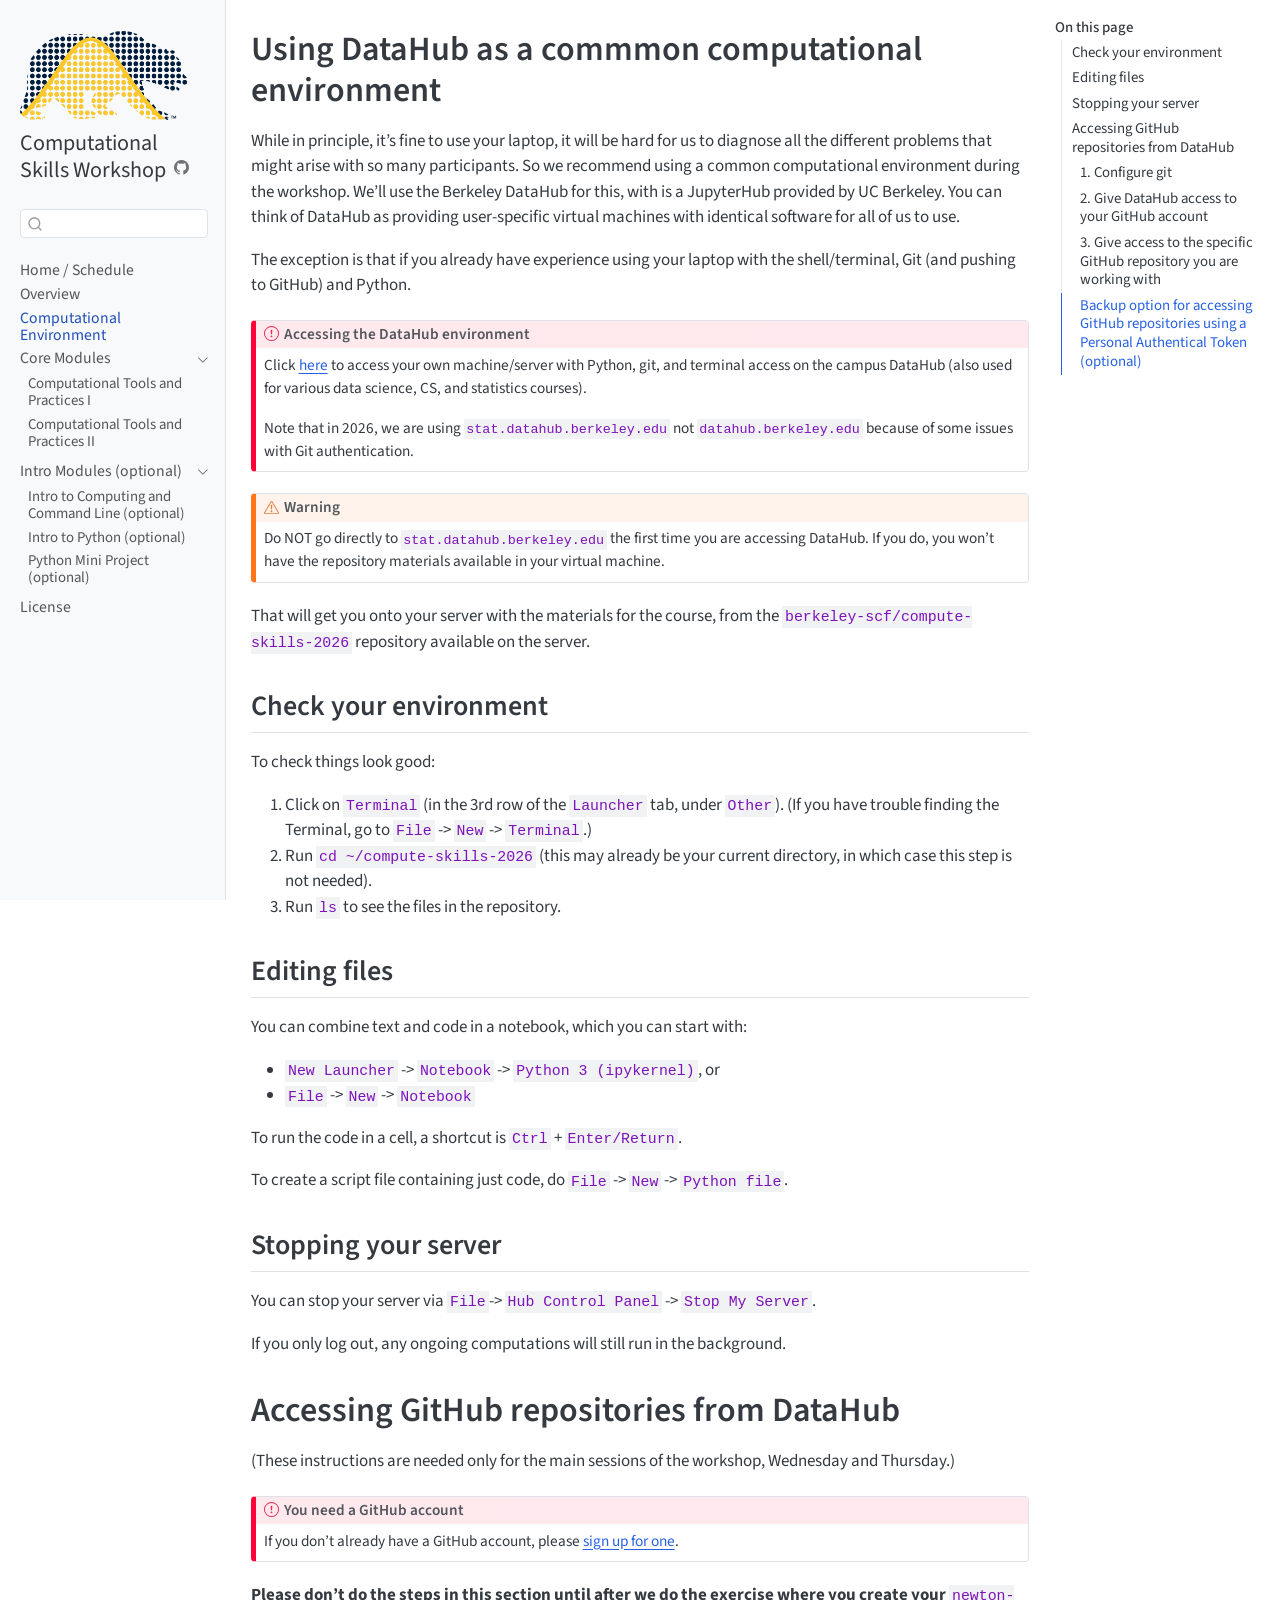
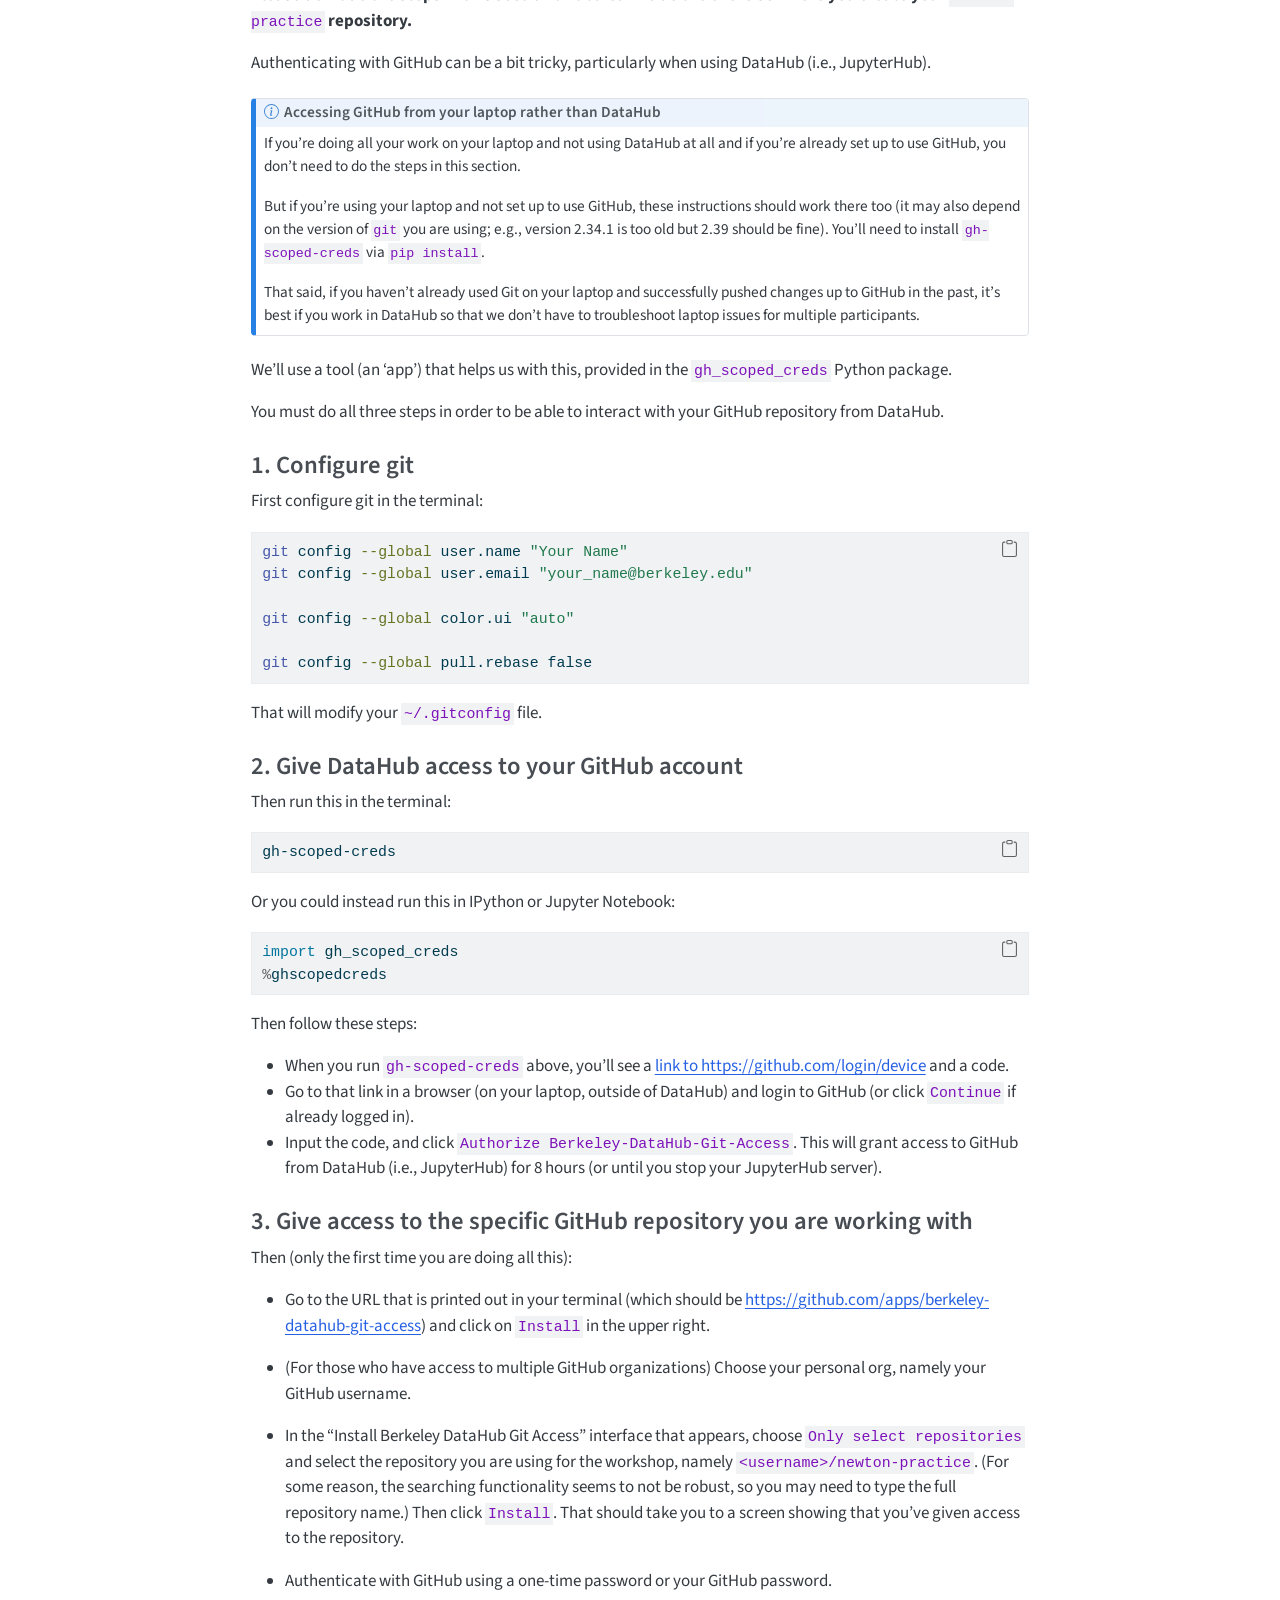
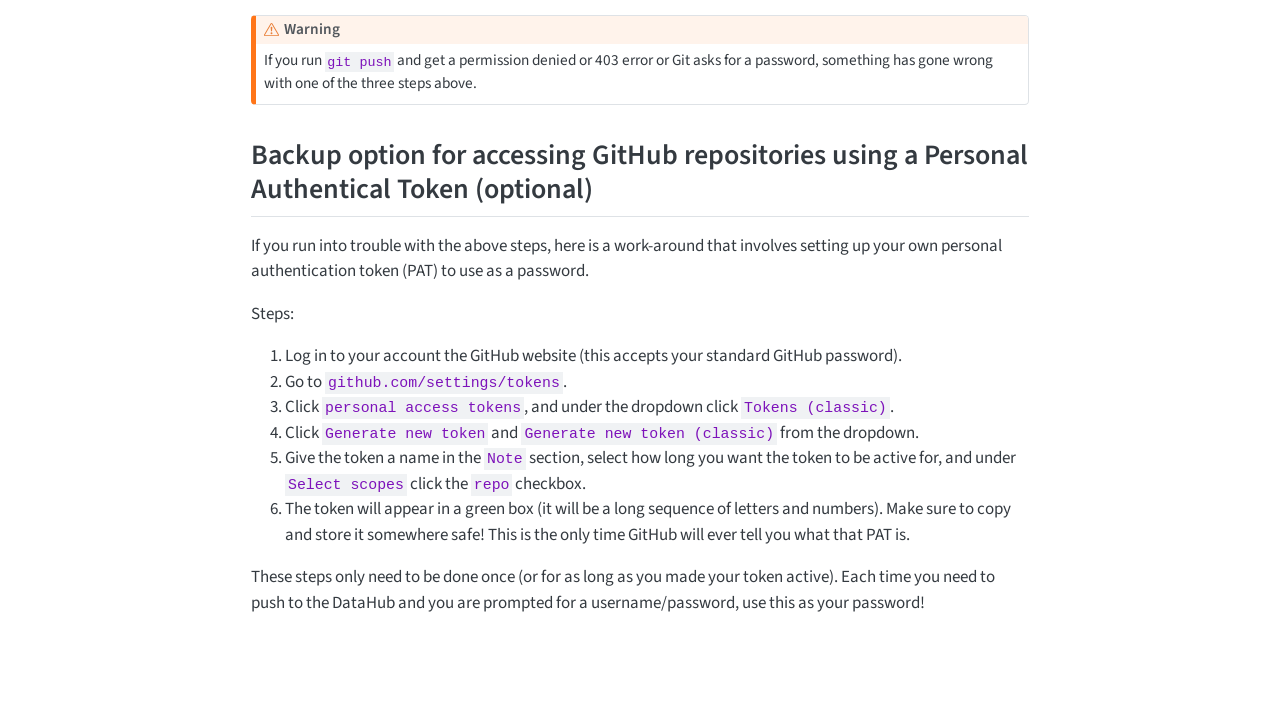
<file: prep.html>
<!DOCTYPE html>
<html xmlns="http://www.w3.org/1999/xhtml" lang="en" xml:lang="en"><head>

<meta charset="utf-8">
<meta name="generator" content="quarto-1.9.38">

<meta name="viewport" content="width=device-width, initial-scale=1.0, user-scalable=yes">


<title>Using DataHub as a commmon computational environment</title>
<style>
/* Default styles provided by pandoc.
** See https://pandoc.org/MANUAL.html#variables-for-html for config info.
*/
code{white-space: pre-wrap;}
span.smallcaps{font-variant: small-caps;}
div.columns{display: flex; gap: min(4vw, 1.5em);}
div.column{flex: auto; overflow-x: auto;}
div.hanging-indent{margin-left: 1.5em; text-indent: -1.5em;}
ul.task-list{list-style: none;}
ul.task-list li input[type="checkbox"] {
  width: 0.8em;
  margin: 0 0.8em 0.2em -1em; /* quarto-specific, see https://github.com/quarto-dev/quarto-cli/issues/4556 */ 
  vertical-align: middle;
}
/* CSS for syntax highlighting */
html { -webkit-text-size-adjust: 100%; }
pre > code.sourceCode { white-space: pre; position: relative; }
pre > code.sourceCode > span { display: inline-block; line-height: 1.25; }
pre > code.sourceCode > span:empty { height: 1.2em; }
.sourceCode { overflow: visible; }
code.sourceCode > span { color: inherit; text-decoration: inherit; }
div.sourceCode { margin: 1em 0; }
pre.sourceCode { margin: 0; }
@media screen {
div.sourceCode { overflow: auto; }
}
@media print {
pre > code.sourceCode { white-space: pre-wrap; }
pre > code.sourceCode > span { text-indent: -5em; padding-left: 5em; }
}
pre.numberSource code
  { counter-reset: source-line 0; }
pre.numberSource code > span
  { position: relative; left: -4em; counter-increment: source-line; }
pre.numberSource code > span > a:first-child::before
  { content: counter(source-line);
    position: relative; left: -1em; text-align: right; vertical-align: baseline;
    border: none; display: inline-block;
    -webkit-touch-callout: none; -webkit-user-select: none;
    -khtml-user-select: none; -moz-user-select: none;
    -ms-user-select: none; user-select: none;
    padding: 0 4px; width: 4em;
  }
pre.numberSource { margin-left: 3em;  padding-left: 4px; }
div.sourceCode
  {   }
@media screen {
pre > code.sourceCode > span > a:first-child::before { text-decoration: underline; }
}
</style>


<script src="site_libs/quarto-nav/quarto-nav.js"></script>
<script src="site_libs/quarto-nav/headroom.min.js"></script>
<script src="site_libs/clipboard/clipboard.min.js"></script>
<script src="site_libs/quarto-search/autocomplete.umd.js"></script>
<script src="site_libs/quarto-search/fuse.min.js"></script>
<script src="site_libs/quarto-search/quarto-search.js"></script>
<meta name="quarto:offset" content="./">
<script src="site_libs/quarto-html/quarto.js" type="module"></script>
<script src="site_libs/quarto-html/tabsets/tabsets.js" type="module"></script>
<script src="site_libs/quarto-html/popper.min.js"></script>
<script src="site_libs/quarto-html/tippy.umd.min.js"></script>
<script src="site_libs/quarto-html/anchor.min.js"></script>
<link href="site_libs/quarto-html/tippy.css" rel="stylesheet">
<link href="site_libs/quarto-html/quarto-syntax-highlighting-15634bcf2e68342d4ad2dfa704d543f6.css" rel="stylesheet" id="quarto-text-highlighting-styles">
<script src="site_libs/bootstrap/bootstrap.min.js"></script>
<link href="site_libs/bootstrap/bootstrap-icons.css" rel="stylesheet">
<link href="site_libs/bootstrap/bootstrap-67f4b2f198c787316d44448b3d063643.min.css" rel="stylesheet" append-hash="true" id="quarto-bootstrap" data-mode="light">
<script id="quarto-search-options" type="application/json">{
  "location": "sidebar",
  "copy-button": false,
  "collapse-after": 3,
  "panel-placement": "start",
  "type": "textbox",
  "limit": 50,
  "keyboard-shortcut": [
    "f",
    "/",
    "s"
  ],
  "show-item-context": false,
  "language": {
    "search-no-results-text": "No results",
    "search-matching-documents-text": "matching documents",
    "search-copy-link-title": "Copy link to search",
    "search-hide-matches-text": "Hide additional matches",
    "search-more-match-text": "more match in this document",
    "search-more-matches-text": "more matches in this document",
    "search-clear-button-title": "Clear",
    "search-text-placeholder": "",
    "search-detached-cancel-button-title": "Cancel",
    "search-submit-button-title": "Submit",
    "search-label": "Search"
  }
}</script>


<link rel="stylesheet" href="assets/styles.css">
</head>

<body class="nav-sidebar docked quarto-light">

<div id="quarto-search-results"></div>
  <header id="quarto-header" class="headroom fixed-top">
  <nav class="quarto-secondary-nav">
    <div class="container-fluid d-flex">
      <button type="button" class="quarto-btn-toggle btn" data-bs-toggle="collapse" role="button" data-bs-target=".quarto-sidebar-collapse-item" aria-controls="quarto-sidebar" aria-expanded="false" aria-label="Toggle sidebar navigation" onclick="if (window.quartoToggleHeadroom) { window.quartoToggleHeadroom(); }">
        <i class="bi bi-layout-text-sidebar-reverse"></i>
      </button>
        <nav class="quarto-page-breadcrumbs" aria-label="breadcrumb"><ol class="breadcrumb"><li class="breadcrumb-item"><a href="./prep.html">Computational Environment</a></li></ol></nav>
        <a class="flex-grow-1" role="navigation" data-bs-toggle="collapse" data-bs-target=".quarto-sidebar-collapse-item" aria-controls="quarto-sidebar" aria-expanded="false" aria-label="Toggle sidebar navigation" onclick="if (window.quartoToggleHeadroom) { window.quartoToggleHeadroom(); }">      
        </a>
      <button type="button" class="btn quarto-search-button" aria-label="Search" onclick="window.quartoOpenSearch();">
        <i class="bi bi-search"></i>
      </button>
    </div>
  </nav>
</header>
<!-- content -->
<div id="quarto-content" class="quarto-container page-columns page-rows-contents page-layout-article">
<!-- sidebar -->
  <nav id="quarto-sidebar" class="sidebar collapse collapse-horizontal quarto-sidebar-collapse-item sidebar-navigation docked overflow-auto">
    <div class="pt-lg-2 mt-2 text-left sidebar-header sidebar-header-stacked">
      <a href="./index.html" class="sidebar-logo-link">
      <img src="./assets/stat_bear.png" alt="" class="sidebar-logo light-content py-0 d-lg-inline d-none">
      <img src="./assets/stat_bear.png" alt="" class="sidebar-logo dark-content py-0 d-lg-inline d-none">
      </a>
    <div class="sidebar-title mb-0 py-0">
      <a href="./">Computational Skills Workshop</a> 
        <div class="sidebar-tools-main">
    <a href="https://github.com/berkeley-scf/compute-skills-2026" title="" class="quarto-navigation-tool px-1" aria-label=""><i class="bi bi-github"></i></a>
</div>
    </div>
      </div>
        <div class="mt-2 flex-shrink-0 align-items-center">
        <div class="sidebar-search">
        <div id="quarto-search" class="" title="Search"></div>
        </div>
        </div>
    <div class="sidebar-menu-container"> 
    <ul class="list-unstyled mt-1">
        <li class="sidebar-item">
  <div class="sidebar-item-container"> 
  <a href="./index.html" class="sidebar-item-text sidebar-link">
 <span class="menu-text">Home / Schedule</span></a>
  </div>
</li>
        <li class="sidebar-item">
  <div class="sidebar-item-container"> 
  <a href="./syllabus.html" class="sidebar-item-text sidebar-link">
 <span class="menu-text">Overview</span></a>
  </div>
</li>
        <li class="sidebar-item">
  <div class="sidebar-item-container"> 
  <a href="./prep.html" class="sidebar-item-text sidebar-link active">
 <span class="menu-text">Computational Environment</span></a>
  </div>
</li>
        <li class="sidebar-item sidebar-item-section">
      <div class="sidebar-item-container"> 
            <a class="sidebar-item-text sidebar-link text-start" data-bs-toggle="collapse" data-bs-target="#quarto-sidebar-section-1" role="navigation" aria-expanded="true">
 <span class="menu-text">Core Modules</span></a>
          <a class="sidebar-item-toggle text-start" data-bs-toggle="collapse" data-bs-target="#quarto-sidebar-section-1" role="navigation" aria-expanded="true" aria-label="Toggle section">
            <i class="bi bi-chevron-right ms-2"></i>
          </a> 
      </div>
      <ul id="quarto-sidebar-section-1" class="collapse list-unstyled sidebar-section depth1 show">  
          <li class="sidebar-item">
  <div class="sidebar-item-container"> 
  <a href="./units/comp-practices.html" class="sidebar-item-text sidebar-link">
 <span class="menu-text">Computational Tools and Practices I</span></a>
  </div>
</li>
          <li class="sidebar-item">
  <div class="sidebar-item-container"> 
  <a href="./units/additional-topics.html" class="sidebar-item-text sidebar-link">
 <span class="menu-text">Computational Tools and Practices II</span></a>
  </div>
</li>
      </ul>
  </li>
        <li class="sidebar-item sidebar-item-section">
      <div class="sidebar-item-container"> 
            <a class="sidebar-item-text sidebar-link text-start" data-bs-toggle="collapse" data-bs-target="#quarto-sidebar-section-2" role="navigation" aria-expanded="true">
 <span class="menu-text">Intro Modules (optional)</span></a>
          <a class="sidebar-item-toggle text-start" data-bs-toggle="collapse" data-bs-target="#quarto-sidebar-section-2" role="navigation" aria-expanded="true" aria-label="Toggle section">
            <i class="bi bi-chevron-right ms-2"></i>
          </a> 
      </div>
      <ul id="quarto-sidebar-section-2" class="collapse list-unstyled sidebar-section depth1 show">  
          <li class="sidebar-item">
  <div class="sidebar-item-container"> 
  <a href="./units/intro-computing.html" class="sidebar-item-text sidebar-link">
 <span class="menu-text">Intro to Computing and Command Line (optional)</span></a>
  </div>
</li>
          <li class="sidebar-item">
  <div class="sidebar-item-container"> 
  <a href="./units/intro-python.html" class="sidebar-item-text sidebar-link">
 <span class="menu-text">Intro to Python (optional)</span></a>
  </div>
</li>
          <li class="sidebar-item">
  <div class="sidebar-item-container"> 
  <a href="./units/mini-project.html" class="sidebar-item-text sidebar-link">
 <span class="menu-text">Python Mini Project (optional)</span></a>
  </div>
</li>
      </ul>
  </li>
        <li class="sidebar-item">
  <div class="sidebar-item-container"> 
  <a href="./license.html" class="sidebar-item-text sidebar-link">
 <span class="menu-text">License</span></a>
  </div>
</li>
    </ul>
    </div>
</nav>
<div id="quarto-sidebar-glass" class="quarto-sidebar-collapse-item" data-bs-toggle="collapse" data-bs-target=".quarto-sidebar-collapse-item"></div>
<!-- margin-sidebar -->
    <div id="quarto-margin-sidebar" class="sidebar margin-sidebar">
        <nav id="TOC" role="doc-toc" class="toc-active">
    <h2 id="toc-title">On this page</h2>
   
  <ul>
  <li><a href="#check-your-environment" id="toc-check-your-environment" class="nav-link active" data-scroll-target="#check-your-environment">Check your environment</a></li>
  <li><a href="#editing-files" id="toc-editing-files" class="nav-link" data-scroll-target="#editing-files">Editing files</a></li>
  <li><a href="#stopping-your-server" id="toc-stopping-your-server" class="nav-link" data-scroll-target="#stopping-your-server">Stopping your server</a></li>
  <li><a href="#accessing-github-repositories-from-datahub" id="toc-accessing-github-repositories-from-datahub" class="nav-link" data-scroll-target="#accessing-github-repositories-from-datahub">Accessing GitHub repositories from DataHub</a>
  <ul class="collapse">
  <li><a href="#configure-git" id="toc-configure-git" class="nav-link" data-scroll-target="#configure-git">1. Configure git</a></li>
  <li><a href="#give-datahub-access-to-your-github-account" id="toc-give-datahub-access-to-your-github-account" class="nav-link" data-scroll-target="#give-datahub-access-to-your-github-account">2. Give DataHub access to your GitHub account</a></li>
  <li><a href="#give-access-to-the-specific-github-repository-you-are-working-with" id="toc-give-access-to-the-specific-github-repository-you-are-working-with" class="nav-link" data-scroll-target="#give-access-to-the-specific-github-repository-you-are-working-with">3. Give access to the specific GitHub repository you are working with</a></li>
  <li><a href="#backup-option-for-accessing-github-repositories-using-a-personal-authentical-token-optional" id="toc-backup-option-for-accessing-github-repositories-using-a-personal-authentical-token-optional" class="nav-link" data-scroll-target="#backup-option-for-accessing-github-repositories-using-a-personal-authentical-token-optional">Backup option for accessing GitHub repositories using a Personal Authentical Token (optional)</a></li>
  </ul></li>
  </ul>
</nav>
    </div>
<!-- main -->
<main class="content" id="quarto-document-content">

<header id="title-block-header" class="quarto-title-block default">
<div class="quarto-title">
<h1 class="title">Using DataHub as a commmon computational environment</h1>
</div>



<div class="quarto-title-meta">

    
  
    
  </div>
  


</header>


<p>While in principle, it’s fine to use your laptop, it will be hard for us to diagnose all the different problems that might arise with so many participants. So we recommend using a common computational environment during the workshop. We’ll use the Berkeley DataHub for this, with is a JupyterHub provided by UC Berkeley. You can think of DataHub as providing user-specific virtual machines with identical software for all of us to use.</p>
<p>The exception is that if you already have experience using your laptop with the shell/terminal, Git (and pushing to GitHub) and Python.</p>
<div class="callout callout-style-default callout-important callout-titled" title="Accessing the DataHub environment">
<div class="callout-header d-flex align-content-center">
<div class="callout-icon-container">
<i class="callout-icon"></i>
</div>
<div class="callout-title-container flex-fill">
<span class="screen-reader-only">Important</span>Accessing the DataHub environment
</div>
</div>
<div class="callout-body-container callout-body">
<p>Click <a href="https://stat.datahub.berkeley.edu/hub/user-redirect/git-pull?repo=https%3A%2F%2Fgithub.com%2Fberkeley-scf%2Fcompute-skills-2026&amp;urlpath=lab%2Ftree%2Fcompute-skills-2026%2F&amp;branch=main" target="_blank">here</a> to access your own machine/server with Python, git, and terminal access on the campus DataHub (also used for various data science, CS, and statistics courses).</p>
<p>Note that in 2026, we are using <code>stat.datahub.berkeley.edu</code> not <code>datahub.berkeley.edu</code> because of some issues with Git authentication.</p>
</div>
</div>
<div class="callout callout-style-default callout-warning callout-titled">
<div class="callout-header d-flex align-content-center">
<div class="callout-icon-container">
<i class="callout-icon"></i>
</div>
<div class="callout-title-container flex-fill">
Warning
</div>
</div>
<div class="callout-body-container callout-body">
<p>Do NOT go directly to <code>stat.datahub.berkeley.edu</code> the first time you are accessing DataHub. If you do, you won’t have the repository materials available in your virtual machine.</p>
</div>
</div>
<p>That will get you onto your server with the materials for the course, from the <code>berkeley-scf/compute-skills-2026</code> repository available on the server.</p>
<section id="check-your-environment" class="level2">
<h2 class="anchored" data-anchor-id="check-your-environment">Check your environment</h2>
<p>To check things look good:</p>
<ol type="1">
<li>Click on <code>Terminal</code> (in the 3rd row of the <code>Launcher</code> tab, under <code>Other</code>). (If you have trouble finding the Terminal, go to <code>File</code> -&gt; <code>New</code> -&gt; <code>Terminal</code>.)</li>
<li>Run <code>cd ~/compute-skills-2026</code> (this may already be your current directory, in which case this step is not needed).</li>
<li>Run <code>ls</code> to see the files in the repository.</li>
</ol>
</section>
<section id="editing-files" class="level2">
<h2 class="anchored" data-anchor-id="editing-files">Editing files</h2>
<p>You can combine text and code in a notebook, which you can start with:</p>
<ul>
<li><code>New Launcher</code> -&gt; <code>Notebook</code> -&gt; <code>Python 3 (ipykernel)</code>, or</li>
<li><code>File</code> -&gt; <code>New</code> -&gt; <code>Notebook</code></li>
</ul>
<p>To run the code in a cell, a shortcut is <code>Ctrl</code> + <code>Enter/Return</code>.</p>
<p>To create a script file containing just code, do <code>File</code> -&gt; <code>New</code> -&gt; <code>Python file</code>.</p>
</section>
<section id="stopping-your-server" class="level2">
<h2 class="anchored" data-anchor-id="stopping-your-server">Stopping your server</h2>
<p>You can stop your server via <code>File</code>-&gt; <code>Hub Control Panel</code> -&gt; <code>Stop My Server</code>.</p>
<p>If you only log out, any ongoing computations will still run in the background.</p>
</section>
<section id="accessing-github-repositories-from-datahub" class="level1">
<h1>Accessing GitHub repositories from DataHub</h1>
<p>(These instructions are needed only for the main sessions of the workshop, Wednesday and Thursday.)</p>
<div class="callout callout-style-default callout-important callout-titled" title="You need a GitHub account">
<div class="callout-header d-flex align-content-center">
<div class="callout-icon-container">
<i class="callout-icon"></i>
</div>
<div class="callout-title-container flex-fill">
<span class="screen-reader-only">Important</span>You need a GitHub account
</div>
</div>
<div class="callout-body-container callout-body">
<p>If you don’t already have a GitHub account, please <a href="https://github.com/signup">sign up for one</a>.</p>
</div>
</div>
<p><strong>Please don’t do the steps in this section until after we do the exercise where you create your <code>newton-practice</code> repository.</strong></p>
<p>Authenticating with GitHub can be a bit tricky, particularly when using DataHub (i.e., JupyterHub).</p>
<div class="callout callout-style-default callout-note callout-titled">
<div class="callout-header d-flex align-content-center">
<div class="callout-icon-container">
<i class="callout-icon"></i>
</div>
<div class="callout-title-container flex-fill">
<span class="screen-reader-only">Note</span>Accessing GitHub from your laptop rather than DataHub
</div>
</div>
<div class="callout-body-container callout-body">
<p>If you’re doing all your work on your laptop and not using DataHub at all and if you’re already set up to use GitHub, you don’t need to do the steps in this section.</p>
<p>But if you’re using your laptop and not set up to use GitHub, these instructions should work there too (it may also depend on the version of <code>git</code> you are using; e.g., version 2.34.1 is too old but 2.39 should be fine). You’ll need to install <code>gh-scoped-creds</code> via <code>pip install</code>.</p>
<p>That said, if you haven’t already used Git on your laptop and successfully pushed changes up to GitHub in the past, it’s best if you work in DataHub so that we don’t have to troubleshoot laptop issues for multiple participants.</p>
</div>
</div>
<p>We’ll use a tool (an ‘app’) that helps us with this, provided in the <code>gh_scoped_creds</code> Python package.</p>
<p>You must do all three steps in order to be able to interact with your GitHub repository from DataHub.</p>
<section id="configure-git" class="level3">
<h3 class="anchored" data-anchor-id="configure-git">1. Configure git</h3>
<p>First configure git in the terminal:</p>
<div class="code-copy-outer-scaffold"><div class="sourceCode" id="cb1"><pre class="sourceCode bash code-with-copy"><code class="sourceCode bash"><span id="cb1-1"><a href="#cb1-1" aria-hidden="true" tabindex="-1"></a><span class="fu">git</span> config <span class="at">--global</span> user.name <span class="st">"Your Name"</span></span>
<span id="cb1-2"><a href="#cb1-2" aria-hidden="true" tabindex="-1"></a><span class="fu">git</span> config <span class="at">--global</span> user.email <span class="st">"your_name@berkeley.edu"</span></span>
<span id="cb1-3"><a href="#cb1-3" aria-hidden="true" tabindex="-1"></a></span>
<span id="cb1-4"><a href="#cb1-4" aria-hidden="true" tabindex="-1"></a><span class="fu">git</span> config <span class="at">--global</span> color.ui <span class="st">"auto"</span></span>
<span id="cb1-5"><a href="#cb1-5" aria-hidden="true" tabindex="-1"></a></span>
<span id="cb1-6"><a href="#cb1-6" aria-hidden="true" tabindex="-1"></a><span class="fu">git</span> config <span class="at">--global</span> pull.rebase false</span></code></pre></div><button title="Copy to Clipboard" class="code-copy-button"><i class="bi"></i></button></div>
<p>That will modify your <code>~/.gitconfig</code> file.</p>
</section>
<section id="give-datahub-access-to-your-github-account" class="level3">
<h3 class="anchored" data-anchor-id="give-datahub-access-to-your-github-account">2. Give DataHub access to your GitHub account</h3>
<p>Then run this in the terminal:</p>
<div class="code-copy-outer-scaffold"><div class="sourceCode" id="cb2"><pre class="sourceCode bash code-with-copy"><code class="sourceCode bash"><span id="cb2-1"><a href="#cb2-1" aria-hidden="true" tabindex="-1"></a><span class="ex">gh-scoped-creds</span></span></code></pre></div><button title="Copy to Clipboard" class="code-copy-button"><i class="bi"></i></button></div>
<p>Or you could instead run this in IPython or Jupyter Notebook:</p>
<div id="452b6ecf" class="cell" data-execution_count="1">
<div class="code-copy-outer-scaffold"><div class="sourceCode cell-code" id="cb3"><pre class="sourceCode python code-with-copy"><code class="sourceCode python"><span id="cb3-1"><a href="#cb3-1" aria-hidden="true" tabindex="-1"></a><span class="im">import</span> gh_scoped_creds</span>
<span id="cb3-2"><a href="#cb3-2" aria-hidden="true" tabindex="-1"></a><span class="op">%</span>ghscopedcreds</span></code></pre></div><button title="Copy to Clipboard" class="code-copy-button"><i class="bi"></i></button></div>
</div>
<p>Then follow these steps:</p>
<ul>
<li>When you run <code>gh-scoped-creds</code> above, you’ll see a <a href="https://github.com/login/device" target="_blank">link to https://github.com/login/device</a> and a code.</li>
<li>Go to that link in a browser (on your laptop, outside of DataHub) and login to GitHub (or click <code>Continue</code> if already logged in).</li>
<li>Input the code, and click <code>Authorize Berkeley-DataHub-Git-Access</code>. This will grant access to GitHub from DataHub (i.e., JupyterHub) for 8 hours (or until you stop your JupyterHub server).</li>
</ul>
</section>
<section id="give-access-to-the-specific-github-repository-you-are-working-with" class="level3">
<h3 class="anchored" data-anchor-id="give-access-to-the-specific-github-repository-you-are-working-with">3. Give access to the specific GitHub repository you are working with</h3>
<p>Then (only the first time you are doing all this):</p>
<ul>
<li><p>Go to the URL that is printed out in your terminal (which should be <a href="https://github.com/apps/berkeley-datahub-git-access" target="_blank">https://github.com/apps/berkeley-datahub-git-access</a>) and click on <code>Install</code> in the upper right.</p></li>
<li><p>(For those who have access to multiple GitHub organizations) Choose your personal org, namely your GitHub username.</p></li>
<li><p>In the “Install Berkeley DataHub Git Access” interface that appears, choose <code>Only select repositories</code> and select the repository you are using for the workshop, namely <code>&lt;username&gt;/newton-practice</code>. (For some reason, the searching functionality seems to not be robust, so you may need to type the full repository name.) Then click <code>Install</code>. That should take you to a screen showing that you’ve given access to the repository.</p></li>
<li><p>Authenticate with GitHub using a one-time password or your GitHub password.</p></li>
</ul>
<div class="callout callout-style-default callout-warning callout-titled">
<div class="callout-header d-flex align-content-center">
<div class="callout-icon-container">
<i class="callout-icon"></i>
</div>
<div class="callout-title-container flex-fill">
Warning
</div>
</div>
<div class="callout-body-container callout-body">
<p>If you run <code>git push</code> and get a permission denied or 403 error or Git asks for a password, something has gone wrong with one of the three steps above.</p>
</div>
</div>
</section>
<section id="backup-option-for-accessing-github-repositories-using-a-personal-authentical-token-optional" class="level2">
<h2 class="anchored" data-anchor-id="backup-option-for-accessing-github-repositories-using-a-personal-authentical-token-optional">Backup option for accessing GitHub repositories using a Personal Authentical Token (optional)</h2>
<p>If you run into trouble with the above steps, here is a work-around that involves setting up your own personal authentication token (PAT) to use as a password.</p>
<p>Steps:</p>
<ol type="1">
<li>Log in to your account the GitHub website (this accepts your standard GitHub password).</li>
<li>Go to <code>github.com/settings/tokens</code>.</li>
<li>Click <code>personal access tokens</code>, and under the dropdown click <code>Tokens (classic)</code>.</li>
<li>Click <code>Generate new token</code> and <code>Generate new token (classic)</code> from the dropdown.</li>
<li>Give the token a name in the <code>Note</code> section, select how long you want the token to be active for, and under <code>Select scopes</code> click the <code>repo</code> checkbox.</li>
<li>The token will appear in a green box (it will be a long sequence of letters and numbers). Make sure to copy and store it somewhere safe! This is the only time GitHub will ever tell you what that PAT is.</li>
</ol>
<p>These steps only need to be done once (or for as long as you made your token active). Each time you need to push to the DataHub and you are prompted for a username/password, use this as your password!</p>


</section>
</section>

</main> <!-- /main -->
<script id="quarto-html-after-body" type="application/javascript">
  window.document.addEventListener("DOMContentLoaded", function (event) {
    const icon = "";
    const anchorJS = new window.AnchorJS();
    anchorJS.options = {
      placement: 'right',
      icon: icon
    };
    anchorJS.add('.anchored');
    const isCodeAnnotation = (el) => {
      for (const clz of el.classList) {
        if (clz.startsWith('code-annotation-')) {                     
          return true;
        }
      }
      return false;
    }
    const onCopySuccess = function(e) {
      // button target
      const button = e.trigger;
      // don't keep focus
      button.blur();
      // flash "checked"
      button.classList.add('code-copy-button-checked');
      var currentTitle = button.getAttribute("title");
      button.setAttribute("title", "Copied!");
      let tooltip;
      if (window.bootstrap) {
        button.setAttribute("data-bs-toggle", "tooltip");
        button.setAttribute("data-bs-placement", "left");
        button.setAttribute("data-bs-title", "Copied!");
        tooltip = new bootstrap.Tooltip(button, 
          { trigger: "manual", 
            customClass: "code-copy-button-tooltip",
            offset: [0, -8]});
        tooltip.show();    
      }
      setTimeout(function() {
        if (tooltip) {
          tooltip.hide();
          button.removeAttribute("data-bs-title");
          button.removeAttribute("data-bs-toggle");
          button.removeAttribute("data-bs-placement");
        }
        button.setAttribute("title", currentTitle);
        button.classList.remove('code-copy-button-checked');
      }, 1000);
      // clear code selection
      e.clearSelection();
    }
    const getTextToCopy = function(trigger) {
      const outerScaffold = trigger.parentElement.cloneNode(true);
      const codeEl = outerScaffold.querySelector('code');
      for (const childEl of codeEl.children) {
        if (isCodeAnnotation(childEl)) {
          childEl.remove();
        }
      }
      return codeEl.innerText;
    }
    const clipboard = new window.ClipboardJS('.code-copy-button:not([data-in-quarto-modal])', {
      text: getTextToCopy
    });
    clipboard.on('success', onCopySuccess);
    if (window.document.getElementById('quarto-embedded-source-code-modal')) {
      const clipboardModal = new window.ClipboardJS('.code-copy-button[data-in-quarto-modal]', {
        text: getTextToCopy,
        container: window.document.getElementById('quarto-embedded-source-code-modal')
      });
      clipboardModal.on('success', onCopySuccess);
    }
      var localhostRegex = new RegExp(/^(?:http|https):\/\/localhost\:?[0-9]*\//);
      var mailtoRegex = new RegExp(/^mailto:/);
        var filterRegex = new RegExp("https:\/\/berkeley-scf\.github\.io\/compute-skills-2026");
      var isInternal = (href) => {
          return filterRegex.test(href) || localhostRegex.test(href) || mailtoRegex.test(href);
      }
      // Inspect non-navigation links and adorn them if external
     var links = window.document.querySelectorAll('a[href]:not(.nav-link):not(.navbar-brand):not(.toc-action):not(.sidebar-link):not(.sidebar-item-toggle):not(.pagination-link):not(.no-external):not([aria-hidden]):not(.dropdown-item):not(.quarto-navigation-tool):not(.about-link)');
      for (var i=0; i<links.length; i++) {
        const link = links[i];
        if (!isInternal(link.href)) {
          // undo the damage that might have been done by quarto-nav.js in the case of
          // links that we want to consider external
          if (link.dataset.originalHref !== undefined) {
            link.href = link.dataset.originalHref;
          }
        }
      }
    function tippyHover(el, contentFn, onTriggerFn, onUntriggerFn) {
      const config = {
        allowHTML: true,
        maxWidth: 500,
        delay: 100,
        arrow: false,
        appendTo: function(el) {
            return el.parentElement;
        },
        interactive: true,
        interactiveBorder: 10,
        theme: 'quarto',
        placement: 'bottom-start',
      };
      if (contentFn) {
        config.content = contentFn;
      }
      if (onTriggerFn) {
        config.onTrigger = onTriggerFn;
      }
      if (onUntriggerFn) {
        config.onUntrigger = onUntriggerFn;
      }
      window.tippy(el, config); 
    }
    const noterefs = window.document.querySelectorAll('a[role="doc-noteref"]');
    for (var i=0; i<noterefs.length; i++) {
      const ref = noterefs[i];
      tippyHover(ref, function() {
        // use id or data attribute instead here
        let href = ref.getAttribute('data-footnote-href') || ref.getAttribute('href');
        try { href = new URL(href).hash; } catch {}
        const id = href.replace(/^#\/?/, "");
        const note = window.document.getElementById(id);
        if (note) {
          return note.innerHTML;
        } else {
          return "";
        }
      });
    }
    const xrefs = window.document.querySelectorAll('a.quarto-xref');
    const processXRef = (id, note) => {
      // Strip column container classes
      const stripColumnClz = (el) => {
        el.classList.remove("page-full", "page-columns");
        if (el.children) {
          for (const child of el.children) {
            stripColumnClz(child);
          }
        }
      }
      stripColumnClz(note)
      if (id === null || id.startsWith('sec-')) {
        // Special case sections, only their first couple elements
        const container = document.createElement("div");
        if (note.children && note.children.length > 2) {
          container.appendChild(note.children[0].cloneNode(true));
          for (let i = 1; i < note.children.length; i++) {
            const child = note.children[i];
            if (child.tagName === "P" && child.innerText === "") {
              continue;
            } else {
              container.appendChild(child.cloneNode(true));
              break;
            }
          }
          if (window.Quarto?.typesetMath) {
            window.Quarto.typesetMath(container);
          }
          return container.innerHTML
        } else {
          if (window.Quarto?.typesetMath) {
            window.Quarto.typesetMath(note);
          }
          return note.innerHTML;
        }
      } else {
        // Remove any anchor links if they are present
        const anchorLink = note.querySelector('a.anchorjs-link');
        if (anchorLink) {
          anchorLink.remove();
        }
        if (window.Quarto?.typesetMath) {
          window.Quarto.typesetMath(note);
        }
        if (note.classList.contains("callout")) {
          return note.outerHTML;
        } else {
          return note.innerHTML;
        }
      }
    }
    for (var i=0; i<xrefs.length; i++) {
      const xref = xrefs[i];
      tippyHover(xref, undefined, function(instance) {
        instance.disable();
        let url = xref.getAttribute('href');
        let hash = undefined; 
        if (url.startsWith('#')) {
          hash = url;
        } else {
          try { hash = new URL(url).hash; } catch {}
        }
        if (hash) {
          const id = hash.replace(/^#\/?/, "");
          const note = window.document.getElementById(id);
          if (note !== null) {
            try {
              const html = processXRef(id, note.cloneNode(true));
              instance.setContent(html);
            } finally {
              instance.enable();
              instance.show();
            }
          } else {
            // See if we can fetch this
            fetch(url.split('#')[0])
            .then(res => res.text())
            .then(html => {
              const parser = new DOMParser();
              const htmlDoc = parser.parseFromString(html, "text/html");
              const note = htmlDoc.getElementById(id);
              if (note !== null) {
                const html = processXRef(id, note);
                instance.setContent(html);
              } 
            }).finally(() => {
              instance.enable();
              instance.show();
            });
          }
        } else {
          // See if we can fetch a full url (with no hash to target)
          // This is a special case and we should probably do some content thinning / targeting
          fetch(url)
          .then(res => res.text())
          .then(html => {
            const parser = new DOMParser();
            const htmlDoc = parser.parseFromString(html, "text/html");
            const note = htmlDoc.querySelector('main.content');
            if (note !== null) {
              // This should only happen for chapter cross references
              // (since there is no id in the URL)
              // remove the first header
              if (note.children.length > 0 && note.children[0].tagName === "HEADER") {
                note.children[0].remove();
              }
              const html = processXRef(null, note);
              instance.setContent(html);
            } 
          }).finally(() => {
            instance.enable();
            instance.show();
          });
        }
      }, function(instance) {
      });
    }
        let selectedAnnoteEl;
        const selectorForAnnotation = ( cell, annotation) => {
          let cellAttr = 'data-code-cell="' + cell + '"';
          let lineAttr = 'data-code-annotation="' +  annotation + '"';
          const selector = 'span[' + cellAttr + '][' + lineAttr + ']';
          return selector;
        }
        const selectCodeLines = (annoteEl) => {
          const doc = window.document;
          const targetCell = annoteEl.getAttribute("data-target-cell");
          const targetAnnotation = annoteEl.getAttribute("data-target-annotation");
          const annoteSpan = window.document.querySelector(selectorForAnnotation(targetCell, targetAnnotation));
          const lines = annoteSpan.getAttribute("data-code-lines").split(",");
          const lineIds = lines.map((line) => {
            return targetCell + "-" + line;
          })
          let top = null;
          let height = null;
          let parent = null;
          if (lineIds.length > 0) {
              //compute the position of the single el (top and bottom and make a div)
              const el = window.document.getElementById(lineIds[0]);
              top = el.offsetTop;
              height = el.offsetHeight;
              parent = el.parentElement.parentElement;
            if (lineIds.length > 1) {
              const lastEl = window.document.getElementById(lineIds[lineIds.length - 1]);
              const bottom = lastEl.offsetTop + lastEl.offsetHeight;
              height = bottom - top;
            }
            if (top !== null && height !== null && parent !== null) {
              // cook up a div (if necessary) and position it 
              let div = window.document.getElementById("code-annotation-line-highlight");
              if (div === null) {
                div = window.document.createElement("div");
                div.setAttribute("id", "code-annotation-line-highlight");
                div.style.position = 'absolute';
                parent.appendChild(div);
              }
              div.style.top = top - 2 + "px";
              div.style.height = height + 4 + "px";
              div.style.left = 0;
              let gutterDiv = window.document.getElementById("code-annotation-line-highlight-gutter");
              if (gutterDiv === null) {
                gutterDiv = window.document.createElement("div");
                gutterDiv.setAttribute("id", "code-annotation-line-highlight-gutter");
                gutterDiv.style.position = 'absolute';
                const codeCell = window.document.getElementById(targetCell);
                const gutter = codeCell.querySelector('.code-annotation-gutter');
                gutter.appendChild(gutterDiv);
              }
              gutterDiv.style.top = top - 2 + "px";
              gutterDiv.style.height = height + 4 + "px";
            }
            selectedAnnoteEl = annoteEl;
          }
        };
        const unselectCodeLines = () => {
          const elementsIds = ["code-annotation-line-highlight", "code-annotation-line-highlight-gutter"];
          elementsIds.forEach((elId) => {
            const div = window.document.getElementById(elId);
            if (div) {
              div.remove();
            }
          });
          selectedAnnoteEl = undefined;
        };
          // Handle positioning of the toggle
      window.addEventListener(
        "resize",
        throttle(() => {
          elRect = undefined;
          if (selectedAnnoteEl) {
            selectCodeLines(selectedAnnoteEl);
          }
        }, 10)
      );
      function throttle(fn, ms) {
      let throttle = false;
      let timer;
        return (...args) => {
          if(!throttle) { // first call gets through
              fn.apply(this, args);
              throttle = true;
          } else { // all the others get throttled
              if(timer) clearTimeout(timer); // cancel #2
              timer = setTimeout(() => {
                fn.apply(this, args);
                timer = throttle = false;
              }, ms);
          }
        };
      }
        // Attach click handler to the DT
        const annoteDls = window.document.querySelectorAll('dt[data-target-cell]');
        for (const annoteDlNode of annoteDls) {
          annoteDlNode.addEventListener('click', (event) => {
            const clickedEl = event.target;
            if (clickedEl !== selectedAnnoteEl) {
              unselectCodeLines();
              const activeEl = window.document.querySelector('dt[data-target-cell].code-annotation-active');
              if (activeEl) {
                activeEl.classList.remove('code-annotation-active');
              }
              selectCodeLines(clickedEl);
              clickedEl.classList.add('code-annotation-active');
            } else {
              // Unselect the line
              unselectCodeLines();
              clickedEl.classList.remove('code-annotation-active');
            }
          });
        }
    const findCites = (el) => {
      const parentEl = el.parentElement;
      if (parentEl) {
        const cites = parentEl.dataset.cites;
        if (cites) {
          return {
            el,
            cites: cites.split(' ')
          };
        } else {
          return findCites(el.parentElement)
        }
      } else {
        return undefined;
      }
    };
    var bibliorefs = window.document.querySelectorAll('a[role="doc-biblioref"]');
    for (var i=0; i<bibliorefs.length; i++) {
      const ref = bibliorefs[i];
      const citeInfo = findCites(ref);
      if (citeInfo) {
        tippyHover(citeInfo.el, function() {
          var popup = window.document.createElement('div');
          citeInfo.cites.forEach(function(cite) {
            var citeDiv = window.document.createElement('div');
            citeDiv.classList.add('hanging-indent');
            citeDiv.classList.add('csl-entry');
            var biblioDiv = window.document.getElementById('ref-' + cite);
            if (biblioDiv) {
              citeDiv.innerHTML = biblioDiv.innerHTML;
            }
            popup.appendChild(citeDiv);
          });
          return popup.innerHTML;
        });
      }
    }
  });
  </script>
</div> <!-- /content -->




</body></html>
</file>
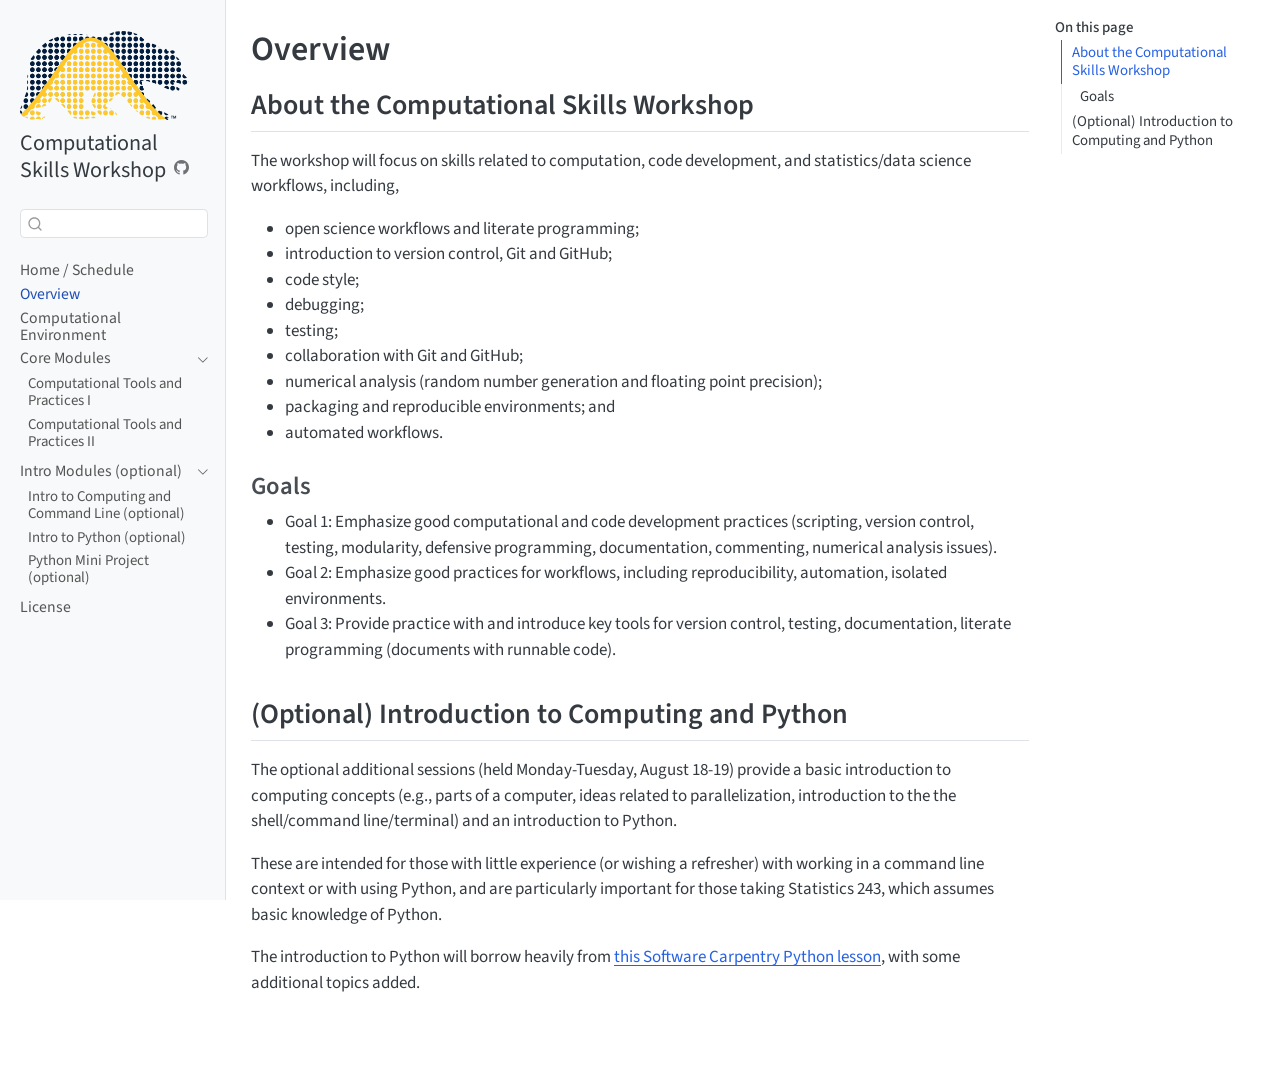
<file: syllabus.html>
<!DOCTYPE html>
<html xmlns="http://www.w3.org/1999/xhtml" lang="en" xml:lang="en"><head>

<meta charset="utf-8">
<meta name="generator" content="quarto-1.9.38">

<meta name="viewport" content="width=device-width, initial-scale=1.0, user-scalable=yes">


<title>Overview</title>
<style>
/* Default styles provided by pandoc.
** See https://pandoc.org/MANUAL.html#variables-for-html for config info.
*/
code{white-space: pre-wrap;}
span.smallcaps{font-variant: small-caps;}
div.columns{display: flex; gap: min(4vw, 1.5em);}
div.column{flex: auto; overflow-x: auto;}
div.hanging-indent{margin-left: 1.5em; text-indent: -1.5em;}
ul.task-list{list-style: none;}
ul.task-list li input[type="checkbox"] {
  width: 0.8em;
  margin: 0 0.8em 0.2em -1em; /* quarto-specific, see https://github.com/quarto-dev/quarto-cli/issues/4556 */ 
  vertical-align: middle;
}
</style>


<script src="site_libs/quarto-nav/quarto-nav.js"></script>
<script src="site_libs/quarto-nav/headroom.min.js"></script>
<script src="site_libs/clipboard/clipboard.min.js"></script>
<script src="site_libs/quarto-search/autocomplete.umd.js"></script>
<script src="site_libs/quarto-search/fuse.min.js"></script>
<script src="site_libs/quarto-search/quarto-search.js"></script>
<meta name="quarto:offset" content="./">
<script src="site_libs/quarto-html/quarto.js" type="module"></script>
<script src="site_libs/quarto-html/tabsets/tabsets.js" type="module"></script>
<script src="site_libs/quarto-html/popper.min.js"></script>
<script src="site_libs/quarto-html/tippy.umd.min.js"></script>
<script src="site_libs/quarto-html/anchor.min.js"></script>
<link href="site_libs/quarto-html/tippy.css" rel="stylesheet">
<link href="site_libs/quarto-html/quarto-syntax-highlighting-15634bcf2e68342d4ad2dfa704d543f6.css" rel="stylesheet" id="quarto-text-highlighting-styles">
<script src="site_libs/bootstrap/bootstrap.min.js"></script>
<link href="site_libs/bootstrap/bootstrap-icons.css" rel="stylesheet">
<link href="site_libs/bootstrap/bootstrap-f9406879e630d085cd1424241c1f5148.min.css" rel="stylesheet" append-hash="true" id="quarto-bootstrap" data-mode="light">
<script id="quarto-search-options" type="application/json">{
  "location": "sidebar",
  "copy-button": false,
  "collapse-after": 3,
  "panel-placement": "start",
  "type": "textbox",
  "limit": 50,
  "keyboard-shortcut": [
    "f",
    "/",
    "s"
  ],
  "show-item-context": false,
  "language": {
    "search-no-results-text": "No results",
    "search-matching-documents-text": "matching documents",
    "search-copy-link-title": "Copy link to search",
    "search-hide-matches-text": "Hide additional matches",
    "search-more-match-text": "more match in this document",
    "search-more-matches-text": "more matches in this document",
    "search-clear-button-title": "Clear",
    "search-text-placeholder": "",
    "search-detached-cancel-button-title": "Cancel",
    "search-submit-button-title": "Submit",
    "search-label": "Search"
  }
}</script>


<link rel="stylesheet" href="assets/styles.css">
</head>

<body class="nav-sidebar docked quarto-light">

<div id="quarto-search-results"></div>
  <header id="quarto-header" class="headroom fixed-top">
  <nav class="quarto-secondary-nav">
    <div class="container-fluid d-flex">
      <button type="button" class="quarto-btn-toggle btn" data-bs-toggle="collapse" role="button" data-bs-target=".quarto-sidebar-collapse-item" aria-controls="quarto-sidebar" aria-expanded="false" aria-label="Toggle sidebar navigation" onclick="if (window.quartoToggleHeadroom) { window.quartoToggleHeadroom(); }">
        <i class="bi bi-layout-text-sidebar-reverse"></i>
      </button>
        <nav class="quarto-page-breadcrumbs" aria-label="breadcrumb"><ol class="breadcrumb"><li class="breadcrumb-item"><a href="./syllabus.html">Overview</a></li></ol></nav>
        <a class="flex-grow-1" role="navigation" data-bs-toggle="collapse" data-bs-target=".quarto-sidebar-collapse-item" aria-controls="quarto-sidebar" aria-expanded="false" aria-label="Toggle sidebar navigation" onclick="if (window.quartoToggleHeadroom) { window.quartoToggleHeadroom(); }">      
        </a>
      <button type="button" class="btn quarto-search-button" aria-label="Search" onclick="window.quartoOpenSearch();">
        <i class="bi bi-search"></i>
      </button>
    </div>
  </nav>
</header>
<!-- content -->
<div id="quarto-content" class="quarto-container page-columns page-rows-contents page-layout-article">
<!-- sidebar -->
  <nav id="quarto-sidebar" class="sidebar collapse collapse-horizontal quarto-sidebar-collapse-item sidebar-navigation docked overflow-auto">
    <div class="pt-lg-2 mt-2 text-left sidebar-header sidebar-header-stacked">
      <a href="./index.html" class="sidebar-logo-link">
      <img src="./assets/stat_bear.png" alt="" class="sidebar-logo light-content py-0 d-lg-inline d-none">
      <img src="./assets/stat_bear.png" alt="" class="sidebar-logo dark-content py-0 d-lg-inline d-none">
      </a>
    <div class="sidebar-title mb-0 py-0">
      <a href="./">Computational Skills Workshop</a> 
        <div class="sidebar-tools-main">
    <a href="https://github.com/berkeley-scf/compute-skills-2026" title="" class="quarto-navigation-tool px-1" aria-label=""><i class="bi bi-github"></i></a>
</div>
    </div>
      </div>
        <div class="mt-2 flex-shrink-0 align-items-center">
        <div class="sidebar-search">
        <div id="quarto-search" class="" title="Search"></div>
        </div>
        </div>
    <div class="sidebar-menu-container"> 
    <ul class="list-unstyled mt-1">
        <li class="sidebar-item">
  <div class="sidebar-item-container"> 
  <a href="./index.html" class="sidebar-item-text sidebar-link">
 <span class="menu-text">Home / Schedule</span></a>
  </div>
</li>
        <li class="sidebar-item">
  <div class="sidebar-item-container"> 
  <a href="./syllabus.html" class="sidebar-item-text sidebar-link active">
 <span class="menu-text">Overview</span></a>
  </div>
</li>
        <li class="sidebar-item">
  <div class="sidebar-item-container"> 
  <a href="./prep.html" class="sidebar-item-text sidebar-link">
 <span class="menu-text">Computational Environment</span></a>
  </div>
</li>
        <li class="sidebar-item sidebar-item-section">
      <div class="sidebar-item-container"> 
            <a class="sidebar-item-text sidebar-link text-start" data-bs-toggle="collapse" data-bs-target="#quarto-sidebar-section-1" role="navigation" aria-expanded="true">
 <span class="menu-text">Core Modules</span></a>
          <a class="sidebar-item-toggle text-start" data-bs-toggle="collapse" data-bs-target="#quarto-sidebar-section-1" role="navigation" aria-expanded="true" aria-label="Toggle section">
            <i class="bi bi-chevron-right ms-2"></i>
          </a> 
      </div>
      <ul id="quarto-sidebar-section-1" class="collapse list-unstyled sidebar-section depth1 show">  
          <li class="sidebar-item">
  <div class="sidebar-item-container"> 
  <a href="./units/comp-practices.html" class="sidebar-item-text sidebar-link">
 <span class="menu-text">Computational Tools and Practices I</span></a>
  </div>
</li>
          <li class="sidebar-item">
  <div class="sidebar-item-container"> 
  <a href="./units/additional-topics.html" class="sidebar-item-text sidebar-link">
 <span class="menu-text">Computational Tools and Practices II</span></a>
  </div>
</li>
      </ul>
  </li>
        <li class="sidebar-item sidebar-item-section">
      <div class="sidebar-item-container"> 
            <a class="sidebar-item-text sidebar-link text-start" data-bs-toggle="collapse" data-bs-target="#quarto-sidebar-section-2" role="navigation" aria-expanded="true">
 <span class="menu-text">Intro Modules (optional)</span></a>
          <a class="sidebar-item-toggle text-start" data-bs-toggle="collapse" data-bs-target="#quarto-sidebar-section-2" role="navigation" aria-expanded="true" aria-label="Toggle section">
            <i class="bi bi-chevron-right ms-2"></i>
          </a> 
      </div>
      <ul id="quarto-sidebar-section-2" class="collapse list-unstyled sidebar-section depth1 show">  
          <li class="sidebar-item">
  <div class="sidebar-item-container"> 
  <a href="./units/intro-computing.html" class="sidebar-item-text sidebar-link">
 <span class="menu-text">Intro to Computing and Command Line (optional)</span></a>
  </div>
</li>
          <li class="sidebar-item">
  <div class="sidebar-item-container"> 
  <a href="./units/intro-python.html" class="sidebar-item-text sidebar-link">
 <span class="menu-text">Intro to Python (optional)</span></a>
  </div>
</li>
          <li class="sidebar-item">
  <div class="sidebar-item-container"> 
  <a href="./units/mini-project.html" class="sidebar-item-text sidebar-link">
 <span class="menu-text">Python Mini Project (optional)</span></a>
  </div>
</li>
      </ul>
  </li>
        <li class="sidebar-item">
  <div class="sidebar-item-container"> 
  <a href="./license.html" class="sidebar-item-text sidebar-link">
 <span class="menu-text">License</span></a>
  </div>
</li>
    </ul>
    </div>
</nav>
<div id="quarto-sidebar-glass" class="quarto-sidebar-collapse-item" data-bs-toggle="collapse" data-bs-target=".quarto-sidebar-collapse-item"></div>
<!-- margin-sidebar -->
    <div id="quarto-margin-sidebar" class="sidebar margin-sidebar">
        <nav id="TOC" role="doc-toc" class="toc-active">
    <h2 id="toc-title">On this page</h2>
   
  <ul>
  <li><a href="#about-the-computational-skills-workshop" id="toc-about-the-computational-skills-workshop" class="nav-link active" data-scroll-target="#about-the-computational-skills-workshop">About the Computational Skills Workshop</a>
  <ul class="collapse">
  <li><a href="#goals" id="toc-goals" class="nav-link" data-scroll-target="#goals">Goals</a></li>
  </ul></li>
  <li><a href="#optional-introduction-to-computing-and-python" id="toc-optional-introduction-to-computing-and-python" class="nav-link" data-scroll-target="#optional-introduction-to-computing-and-python">(Optional) Introduction to Computing and Python</a></li>
  </ul>
</nav>
    </div>
<!-- main -->
<main class="content" id="quarto-document-content">

<header id="title-block-header" class="quarto-title-block default">
<div class="quarto-title">
<h1 class="title">Overview</h1>
</div>



<div class="quarto-title-meta">

    
  
    
  </div>
  


</header>


<section id="about-the-computational-skills-workshop" class="level2">
<h2 class="anchored" data-anchor-id="about-the-computational-skills-workshop">About the Computational Skills Workshop</h2>
<p>The workshop will focus on skills related to computation, code development, and statistics/data science workflows, including,</p>
<ul>
<li>open science workflows and literate programming;</li>
<li>introduction to version control, Git and GitHub;</li>
<li>code style;</li>
<li>debugging;</li>
<li>testing;</li>
<li>collaboration with Git and GitHub;</li>
<li>numerical analysis (random number generation and floating point precision);</li>
<li>packaging and reproducible environments; and</li>
<li>automated workflows.</li>
</ul>
<section id="goals" class="level3">
<h3 class="anchored" data-anchor-id="goals">Goals</h3>
<ul>
<li>Goal 1: Emphasize good computational and code development practices (scripting, version control, testing, modularity, defensive programming, documentation, commenting, numerical analysis issues).</li>
<li>Goal 2: Emphasize good practices for workflows, including reproducibility, automation, isolated environments.</li>
<li>Goal 3: Provide practice with and introduce key tools for version control, testing, documentation, literate programming (documents with runnable code).</li>
</ul>
</section>
</section>
<section id="optional-introduction-to-computing-and-python" class="level2">
<h2 class="anchored" data-anchor-id="optional-introduction-to-computing-and-python">(Optional) Introduction to Computing and Python</h2>
<p>The optional additional sessions (held Monday-Tuesday, August 18-19) provide a basic introduction to computing concepts (e.g., parts of a computer, ideas related to parallelization, introduction to the the shell/command line/terminal) and an introduction to Python.</p>
<p>These are intended for those with little experience (or wishing a refresher) with working in a command line context or with using Python, and are particularly important for those taking Statistics 243, which assumes basic knowledge of Python.</p>
<p>The introduction to Python will borrow heavily from <a href="https://swcarpentry.github.io/python-novice-inflammation/">this Software Carpentry Python lesson</a>, with some additional topics added.</p>


</section>

</main> <!-- /main -->
<script id="quarto-html-after-body" type="application/javascript">
  window.document.addEventListener("DOMContentLoaded", function (event) {
    const icon = "";
    const anchorJS = new window.AnchorJS();
    anchorJS.options = {
      placement: 'right',
      icon: icon
    };
    anchorJS.add('.anchored');
    const isCodeAnnotation = (el) => {
      for (const clz of el.classList) {
        if (clz.startsWith('code-annotation-')) {                     
          return true;
        }
      }
      return false;
    }
    const onCopySuccess = function(e) {
      // button target
      const button = e.trigger;
      // don't keep focus
      button.blur();
      // flash "checked"
      button.classList.add('code-copy-button-checked');
      var currentTitle = button.getAttribute("title");
      button.setAttribute("title", "Copied!");
      let tooltip;
      if (window.bootstrap) {
        button.setAttribute("data-bs-toggle", "tooltip");
        button.setAttribute("data-bs-placement", "left");
        button.setAttribute("data-bs-title", "Copied!");
        tooltip = new bootstrap.Tooltip(button, 
          { trigger: "manual", 
            customClass: "code-copy-button-tooltip",
            offset: [0, -8]});
        tooltip.show();    
      }
      setTimeout(function() {
        if (tooltip) {
          tooltip.hide();
          button.removeAttribute("data-bs-title");
          button.removeAttribute("data-bs-toggle");
          button.removeAttribute("data-bs-placement");
        }
        button.setAttribute("title", currentTitle);
        button.classList.remove('code-copy-button-checked');
      }, 1000);
      // clear code selection
      e.clearSelection();
    }
    const getTextToCopy = function(trigger) {
      const outerScaffold = trigger.parentElement.cloneNode(true);
      const codeEl = outerScaffold.querySelector('code');
      for (const childEl of codeEl.children) {
        if (isCodeAnnotation(childEl)) {
          childEl.remove();
        }
      }
      return codeEl.innerText;
    }
    const clipboard = new window.ClipboardJS('.code-copy-button:not([data-in-quarto-modal])', {
      text: getTextToCopy
    });
    clipboard.on('success', onCopySuccess);
    if (window.document.getElementById('quarto-embedded-source-code-modal')) {
      const clipboardModal = new window.ClipboardJS('.code-copy-button[data-in-quarto-modal]', {
        text: getTextToCopy,
        container: window.document.getElementById('quarto-embedded-source-code-modal')
      });
      clipboardModal.on('success', onCopySuccess);
    }
      var localhostRegex = new RegExp(/^(?:http|https):\/\/localhost\:?[0-9]*\//);
      var mailtoRegex = new RegExp(/^mailto:/);
        var filterRegex = new RegExp("https:\/\/berkeley-scf\.github\.io\/compute-skills-2026");
      var isInternal = (href) => {
          return filterRegex.test(href) || localhostRegex.test(href) || mailtoRegex.test(href);
      }
      // Inspect non-navigation links and adorn them if external
     var links = window.document.querySelectorAll('a[href]:not(.nav-link):not(.navbar-brand):not(.toc-action):not(.sidebar-link):not(.sidebar-item-toggle):not(.pagination-link):not(.no-external):not([aria-hidden]):not(.dropdown-item):not(.quarto-navigation-tool):not(.about-link)');
      for (var i=0; i<links.length; i++) {
        const link = links[i];
        if (!isInternal(link.href)) {
          // undo the damage that might have been done by quarto-nav.js in the case of
          // links that we want to consider external
          if (link.dataset.originalHref !== undefined) {
            link.href = link.dataset.originalHref;
          }
        }
      }
    function tippyHover(el, contentFn, onTriggerFn, onUntriggerFn) {
      const config = {
        allowHTML: true,
        maxWidth: 500,
        delay: 100,
        arrow: false,
        appendTo: function(el) {
            return el.parentElement;
        },
        interactive: true,
        interactiveBorder: 10,
        theme: 'quarto',
        placement: 'bottom-start',
      };
      if (contentFn) {
        config.content = contentFn;
      }
      if (onTriggerFn) {
        config.onTrigger = onTriggerFn;
      }
      if (onUntriggerFn) {
        config.onUntrigger = onUntriggerFn;
      }
      window.tippy(el, config); 
    }
    const noterefs = window.document.querySelectorAll('a[role="doc-noteref"]');
    for (var i=0; i<noterefs.length; i++) {
      const ref = noterefs[i];
      tippyHover(ref, function() {
        // use id or data attribute instead here
        let href = ref.getAttribute('data-footnote-href') || ref.getAttribute('href');
        try { href = new URL(href).hash; } catch {}
        const id = href.replace(/^#\/?/, "");
        const note = window.document.getElementById(id);
        if (note) {
          return note.innerHTML;
        } else {
          return "";
        }
      });
    }
    const xrefs = window.document.querySelectorAll('a.quarto-xref');
    const processXRef = (id, note) => {
      // Strip column container classes
      const stripColumnClz = (el) => {
        el.classList.remove("page-full", "page-columns");
        if (el.children) {
          for (const child of el.children) {
            stripColumnClz(child);
          }
        }
      }
      stripColumnClz(note)
      if (id === null || id.startsWith('sec-')) {
        // Special case sections, only their first couple elements
        const container = document.createElement("div");
        if (note.children && note.children.length > 2) {
          container.appendChild(note.children[0].cloneNode(true));
          for (let i = 1; i < note.children.length; i++) {
            const child = note.children[i];
            if (child.tagName === "P" && child.innerText === "") {
              continue;
            } else {
              container.appendChild(child.cloneNode(true));
              break;
            }
          }
          if (window.Quarto?.typesetMath) {
            window.Quarto.typesetMath(container);
          }
          return container.innerHTML
        } else {
          if (window.Quarto?.typesetMath) {
            window.Quarto.typesetMath(note);
          }
          return note.innerHTML;
        }
      } else {
        // Remove any anchor links if they are present
        const anchorLink = note.querySelector('a.anchorjs-link');
        if (anchorLink) {
          anchorLink.remove();
        }
        if (window.Quarto?.typesetMath) {
          window.Quarto.typesetMath(note);
        }
        if (note.classList.contains("callout")) {
          return note.outerHTML;
        } else {
          return note.innerHTML;
        }
      }
    }
    for (var i=0; i<xrefs.length; i++) {
      const xref = xrefs[i];
      tippyHover(xref, undefined, function(instance) {
        instance.disable();
        let url = xref.getAttribute('href');
        let hash = undefined; 
        if (url.startsWith('#')) {
          hash = url;
        } else {
          try { hash = new URL(url).hash; } catch {}
        }
        if (hash) {
          const id = hash.replace(/^#\/?/, "");
          const note = window.document.getElementById(id);
          if (note !== null) {
            try {
              const html = processXRef(id, note.cloneNode(true));
              instance.setContent(html);
            } finally {
              instance.enable();
              instance.show();
            }
          } else {
            // See if we can fetch this
            fetch(url.split('#')[0])
            .then(res => res.text())
            .then(html => {
              const parser = new DOMParser();
              const htmlDoc = parser.parseFromString(html, "text/html");
              const note = htmlDoc.getElementById(id);
              if (note !== null) {
                const html = processXRef(id, note);
                instance.setContent(html);
              } 
            }).finally(() => {
              instance.enable();
              instance.show();
            });
          }
        } else {
          // See if we can fetch a full url (with no hash to target)
          // This is a special case and we should probably do some content thinning / targeting
          fetch(url)
          .then(res => res.text())
          .then(html => {
            const parser = new DOMParser();
            const htmlDoc = parser.parseFromString(html, "text/html");
            const note = htmlDoc.querySelector('main.content');
            if (note !== null) {
              // This should only happen for chapter cross references
              // (since there is no id in the URL)
              // remove the first header
              if (note.children.length > 0 && note.children[0].tagName === "HEADER") {
                note.children[0].remove();
              }
              const html = processXRef(null, note);
              instance.setContent(html);
            } 
          }).finally(() => {
            instance.enable();
            instance.show();
          });
        }
      }, function(instance) {
      });
    }
        let selectedAnnoteEl;
        const selectorForAnnotation = ( cell, annotation) => {
          let cellAttr = 'data-code-cell="' + cell + '"';
          let lineAttr = 'data-code-annotation="' +  annotation + '"';
          const selector = 'span[' + cellAttr + '][' + lineAttr + ']';
          return selector;
        }
        const selectCodeLines = (annoteEl) => {
          const doc = window.document;
          const targetCell = annoteEl.getAttribute("data-target-cell");
          const targetAnnotation = annoteEl.getAttribute("data-target-annotation");
          const annoteSpan = window.document.querySelector(selectorForAnnotation(targetCell, targetAnnotation));
          const lines = annoteSpan.getAttribute("data-code-lines").split(",");
          const lineIds = lines.map((line) => {
            return targetCell + "-" + line;
          })
          let top = null;
          let height = null;
          let parent = null;
          if (lineIds.length > 0) {
              //compute the position of the single el (top and bottom and make a div)
              const el = window.document.getElementById(lineIds[0]);
              top = el.offsetTop;
              height = el.offsetHeight;
              parent = el.parentElement.parentElement;
            if (lineIds.length > 1) {
              const lastEl = window.document.getElementById(lineIds[lineIds.length - 1]);
              const bottom = lastEl.offsetTop + lastEl.offsetHeight;
              height = bottom - top;
            }
            if (top !== null && height !== null && parent !== null) {
              // cook up a div (if necessary) and position it 
              let div = window.document.getElementById("code-annotation-line-highlight");
              if (div === null) {
                div = window.document.createElement("div");
                div.setAttribute("id", "code-annotation-line-highlight");
                div.style.position = 'absolute';
                parent.appendChild(div);
              }
              div.style.top = top - 2 + "px";
              div.style.height = height + 4 + "px";
              div.style.left = 0;
              let gutterDiv = window.document.getElementById("code-annotation-line-highlight-gutter");
              if (gutterDiv === null) {
                gutterDiv = window.document.createElement("div");
                gutterDiv.setAttribute("id", "code-annotation-line-highlight-gutter");
                gutterDiv.style.position = 'absolute';
                const codeCell = window.document.getElementById(targetCell);
                const gutter = codeCell.querySelector('.code-annotation-gutter');
                gutter.appendChild(gutterDiv);
              }
              gutterDiv.style.top = top - 2 + "px";
              gutterDiv.style.height = height + 4 + "px";
            }
            selectedAnnoteEl = annoteEl;
          }
        };
        const unselectCodeLines = () => {
          const elementsIds = ["code-annotation-line-highlight", "code-annotation-line-highlight-gutter"];
          elementsIds.forEach((elId) => {
            const div = window.document.getElementById(elId);
            if (div) {
              div.remove();
            }
          });
          selectedAnnoteEl = undefined;
        };
          // Handle positioning of the toggle
      window.addEventListener(
        "resize",
        throttle(() => {
          elRect = undefined;
          if (selectedAnnoteEl) {
            selectCodeLines(selectedAnnoteEl);
          }
        }, 10)
      );
      function throttle(fn, ms) {
      let throttle = false;
      let timer;
        return (...args) => {
          if(!throttle) { // first call gets through
              fn.apply(this, args);
              throttle = true;
          } else { // all the others get throttled
              if(timer) clearTimeout(timer); // cancel #2
              timer = setTimeout(() => {
                fn.apply(this, args);
                timer = throttle = false;
              }, ms);
          }
        };
      }
        // Attach click handler to the DT
        const annoteDls = window.document.querySelectorAll('dt[data-target-cell]');
        for (const annoteDlNode of annoteDls) {
          annoteDlNode.addEventListener('click', (event) => {
            const clickedEl = event.target;
            if (clickedEl !== selectedAnnoteEl) {
              unselectCodeLines();
              const activeEl = window.document.querySelector('dt[data-target-cell].code-annotation-active');
              if (activeEl) {
                activeEl.classList.remove('code-annotation-active');
              }
              selectCodeLines(clickedEl);
              clickedEl.classList.add('code-annotation-active');
            } else {
              // Unselect the line
              unselectCodeLines();
              clickedEl.classList.remove('code-annotation-active');
            }
          });
        }
    const findCites = (el) => {
      const parentEl = el.parentElement;
      if (parentEl) {
        const cites = parentEl.dataset.cites;
        if (cites) {
          return {
            el,
            cites: cites.split(' ')
          };
        } else {
          return findCites(el.parentElement)
        }
      } else {
        return undefined;
      }
    };
    var bibliorefs = window.document.querySelectorAll('a[role="doc-biblioref"]');
    for (var i=0; i<bibliorefs.length; i++) {
      const ref = bibliorefs[i];
      const citeInfo = findCites(ref);
      if (citeInfo) {
        tippyHover(citeInfo.el, function() {
          var popup = window.document.createElement('div');
          citeInfo.cites.forEach(function(cite) {
            var citeDiv = window.document.createElement('div');
            citeDiv.classList.add('hanging-indent');
            citeDiv.classList.add('csl-entry');
            var biblioDiv = window.document.getElementById('ref-' + cite);
            if (biblioDiv) {
              citeDiv.innerHTML = biblioDiv.innerHTML;
            }
            popup.appendChild(citeDiv);
          });
          return popup.innerHTML;
        });
      }
    }
  });
  </script>
</div> <!-- /content -->




</body></html>
</file>
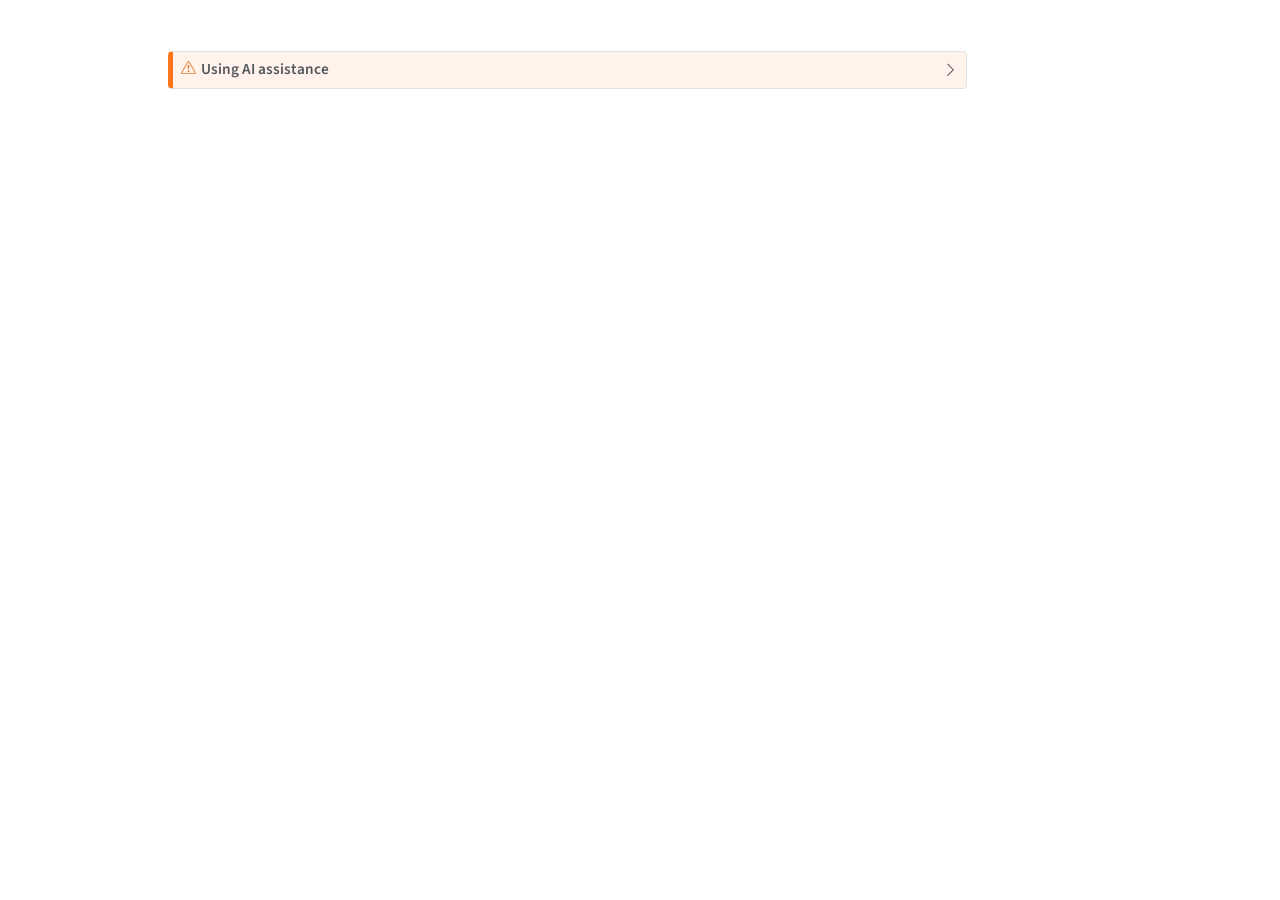
<file: units/ai.html>
<!DOCTYPE html>
<html xmlns="http://www.w3.org/1999/xhtml" lang="en" xml:lang="en"><head>

<meta charset="utf-8">
<meta name="generator" content="quarto-1.9.38">

<meta name="viewport" content="width=device-width, initial-scale=1.0, user-scalable=yes">


<title>ai</title>
<style>
/* Default styles provided by pandoc.
** See https://pandoc.org/MANUAL.html#variables-for-html for config info.
*/
code{white-space: pre-wrap;}
span.smallcaps{font-variant: small-caps;}
div.columns{display: flex; gap: min(4vw, 1.5em);}
div.column{flex: auto; overflow-x: auto;}
div.hanging-indent{margin-left: 1.5em; text-indent: -1.5em;}
ul.task-list{list-style: none;}
ul.task-list li input[type="checkbox"] {
  width: 0.8em;
  margin: 0 0.8em 0.2em -1em; /* quarto-specific, see https://github.com/quarto-dev/quarto-cli/issues/4556 */ 
  vertical-align: middle;
}
</style>


<script src="../site_libs/quarto-nav/quarto-nav.js"></script>
<script src="../site_libs/quarto-nav/headroom.min.js"></script>
<script src="../site_libs/clipboard/clipboard.min.js"></script>
<script src="../site_libs/quarto-search/autocomplete.umd.js"></script>
<script src="../site_libs/quarto-search/fuse.min.js"></script>
<script src="../site_libs/quarto-search/quarto-search.js"></script>
<meta name="quarto:offset" content="../">
<script src="../site_libs/quarto-html/quarto.js" type="module"></script>
<script src="../site_libs/quarto-html/tabsets/tabsets.js" type="module"></script>
<script src="../site_libs/quarto-html/popper.min.js"></script>
<script src="../site_libs/quarto-html/tippy.umd.min.js"></script>
<script src="../site_libs/quarto-html/anchor.min.js"></script>
<link href="../site_libs/quarto-html/tippy.css" rel="stylesheet">
<link href="../site_libs/quarto-html/quarto-syntax-highlighting-15634bcf2e68342d4ad2dfa704d543f6.css" rel="stylesheet" id="quarto-text-highlighting-styles">
<script src="../site_libs/bootstrap/bootstrap.min.js"></script>
<link href="../site_libs/bootstrap/bootstrap-icons.css" rel="stylesheet">
<link href="../site_libs/bootstrap/bootstrap-f9406879e630d085cd1424241c1f5148.min.css" rel="stylesheet" append-hash="true" id="quarto-bootstrap" data-mode="light">
<script id="quarto-search-options" type="application/json">{
  "location": "sidebar",
  "copy-button": false,
  "collapse-after": 3,
  "panel-placement": "start",
  "type": "textbox",
  "limit": 50,
  "keyboard-shortcut": [
    "f",
    "/",
    "s"
  ],
  "show-item-context": false,
  "language": {
    "search-no-results-text": "No results",
    "search-matching-documents-text": "matching documents",
    "search-copy-link-title": "Copy link to search",
    "search-hide-matches-text": "Hide additional matches",
    "search-more-match-text": "more match in this document",
    "search-more-matches-text": "more matches in this document",
    "search-clear-button-title": "Clear",
    "search-text-placeholder": "",
    "search-detached-cancel-button-title": "Cancel",
    "search-submit-button-title": "Submit",
    "search-label": "Search"
  }
}</script>


<link rel="stylesheet" href="../assets/styles.css">
</head>

<body class="quarto-light">

<div id="quarto-search-results"></div>
<!-- content -->
<div id="quarto-content" class="quarto-container page-columns page-rows-contents page-layout-article">
<!-- sidebar -->
<!-- margin-sidebar -->
    <div id="quarto-margin-sidebar" class="sidebar margin-sidebar zindex-bottom">
        
    </div>
<!-- main -->
<main class="content" id="quarto-document-content"><header id="title-block-header" class="quarto-title-block"></header>




<div class="callout callout-style-default callout-warning callout-titled" title="Using AI assistance">
<div class="callout-header d-flex align-content-center collapsed" data-bs-toggle="collapse" data-bs-target=".callout-1-contents" aria-controls="callout-1" aria-expanded="false" aria-label="Toggle callout">
<div class="callout-icon-container">
<i class="callout-icon"></i>
</div>
<div class="callout-title-container flex-fill">
<span class="screen-reader-only">Warning</span>Using AI assistance
</div>
<div class="callout-btn-toggle d-inline-block border-0 py-1 ps-1 pe-0 float-end"><i class="callout-toggle"></i></div>
</div>
<div id="callout-1" class="callout-1-contents callout-collapse collapse">
<div class="callout-body-container callout-body">
<p>I think it’s fair to say that most of us are still trying to understand how best to learn with the help of AI, without fooling ourselves into using AI without really learning/understanding.</p>
<p>You’re welcome to use an AI assistant (e.g., you can use GitHub Copilot for free with the GitHub Education program), but I strongly suggest you use it to assist and critique code you start to write on your own or ask it for tips rather than having it generate full code for you. That said, a regular internet search is likely to be just as effective for much of what we’ll be doing in the workshop.</p>
<p>If you have it generate entire blocks of code, you are unlikely to remember the syntax and ideas later, unlikely to understand well enough to debug/troubleshoot in the future, and likely to introduce errors from AI hallucinations.</p>
<p>When you do have AI generate code, particularly when learning or for important code, make sure you run, understand, and critique the result completely.</p>
<p>You may also want to look at <a href="https://swcarpentry.github.io/python-novice-inflammation/01-intro.html#generative-ai">this useful perspective from Software Carpentry about learning to code in the age of AI</a>.</p>
</div>
</div>
</div>



</main> <!-- /main -->
<script id="quarto-html-after-body" type="application/javascript">
  window.document.addEventListener("DOMContentLoaded", function (event) {
    const icon = "";
    const anchorJS = new window.AnchorJS();
    anchorJS.options = {
      placement: 'right',
      icon: icon
    };
    anchorJS.add('.anchored');
    const isCodeAnnotation = (el) => {
      for (const clz of el.classList) {
        if (clz.startsWith('code-annotation-')) {                     
          return true;
        }
      }
      return false;
    }
    const onCopySuccess = function(e) {
      // button target
      const button = e.trigger;
      // don't keep focus
      button.blur();
      // flash "checked"
      button.classList.add('code-copy-button-checked');
      var currentTitle = button.getAttribute("title");
      button.setAttribute("title", "Copied!");
      let tooltip;
      if (window.bootstrap) {
        button.setAttribute("data-bs-toggle", "tooltip");
        button.setAttribute("data-bs-placement", "left");
        button.setAttribute("data-bs-title", "Copied!");
        tooltip = new bootstrap.Tooltip(button, 
          { trigger: "manual", 
            customClass: "code-copy-button-tooltip",
            offset: [0, -8]});
        tooltip.show();    
      }
      setTimeout(function() {
        if (tooltip) {
          tooltip.hide();
          button.removeAttribute("data-bs-title");
          button.removeAttribute("data-bs-toggle");
          button.removeAttribute("data-bs-placement");
        }
        button.setAttribute("title", currentTitle);
        button.classList.remove('code-copy-button-checked');
      }, 1000);
      // clear code selection
      e.clearSelection();
    }
    const getTextToCopy = function(trigger) {
      const outerScaffold = trigger.parentElement.cloneNode(true);
      const codeEl = outerScaffold.querySelector('code');
      for (const childEl of codeEl.children) {
        if (isCodeAnnotation(childEl)) {
          childEl.remove();
        }
      }
      return codeEl.innerText;
    }
    const clipboard = new window.ClipboardJS('.code-copy-button:not([data-in-quarto-modal])', {
      text: getTextToCopy
    });
    clipboard.on('success', onCopySuccess);
    if (window.document.getElementById('quarto-embedded-source-code-modal')) {
      const clipboardModal = new window.ClipboardJS('.code-copy-button[data-in-quarto-modal]', {
        text: getTextToCopy,
        container: window.document.getElementById('quarto-embedded-source-code-modal')
      });
      clipboardModal.on('success', onCopySuccess);
    }
      var localhostRegex = new RegExp(/^(?:http|https):\/\/localhost\:?[0-9]*\//);
      var mailtoRegex = new RegExp(/^mailto:/);
        var filterRegex = new RegExp("https:\/\/berkeley-scf\.github\.io\/compute-skills-2026");
      var isInternal = (href) => {
          return filterRegex.test(href) || localhostRegex.test(href) || mailtoRegex.test(href);
      }
      // Inspect non-navigation links and adorn them if external
     var links = window.document.querySelectorAll('a[href]:not(.nav-link):not(.navbar-brand):not(.toc-action):not(.sidebar-link):not(.sidebar-item-toggle):not(.pagination-link):not(.no-external):not([aria-hidden]):not(.dropdown-item):not(.quarto-navigation-tool):not(.about-link)');
      for (var i=0; i<links.length; i++) {
        const link = links[i];
        if (!isInternal(link.href)) {
          // undo the damage that might have been done by quarto-nav.js in the case of
          // links that we want to consider external
          if (link.dataset.originalHref !== undefined) {
            link.href = link.dataset.originalHref;
          }
        }
      }
    function tippyHover(el, contentFn, onTriggerFn, onUntriggerFn) {
      const config = {
        allowHTML: true,
        maxWidth: 500,
        delay: 100,
        arrow: false,
        appendTo: function(el) {
            return el.parentElement;
        },
        interactive: true,
        interactiveBorder: 10,
        theme: 'quarto',
        placement: 'bottom-start',
      };
      if (contentFn) {
        config.content = contentFn;
      }
      if (onTriggerFn) {
        config.onTrigger = onTriggerFn;
      }
      if (onUntriggerFn) {
        config.onUntrigger = onUntriggerFn;
      }
      window.tippy(el, config); 
    }
    const noterefs = window.document.querySelectorAll('a[role="doc-noteref"]');
    for (var i=0; i<noterefs.length; i++) {
      const ref = noterefs[i];
      tippyHover(ref, function() {
        // use id or data attribute instead here
        let href = ref.getAttribute('data-footnote-href') || ref.getAttribute('href');
        try { href = new URL(href).hash; } catch {}
        const id = href.replace(/^#\/?/, "");
        const note = window.document.getElementById(id);
        if (note) {
          return note.innerHTML;
        } else {
          return "";
        }
      });
    }
    const xrefs = window.document.querySelectorAll('a.quarto-xref');
    const processXRef = (id, note) => {
      // Strip column container classes
      const stripColumnClz = (el) => {
        el.classList.remove("page-full", "page-columns");
        if (el.children) {
          for (const child of el.children) {
            stripColumnClz(child);
          }
        }
      }
      stripColumnClz(note)
      if (id === null || id.startsWith('sec-')) {
        // Special case sections, only their first couple elements
        const container = document.createElement("div");
        if (note.children && note.children.length > 2) {
          container.appendChild(note.children[0].cloneNode(true));
          for (let i = 1; i < note.children.length; i++) {
            const child = note.children[i];
            if (child.tagName === "P" && child.innerText === "") {
              continue;
            } else {
              container.appendChild(child.cloneNode(true));
              break;
            }
          }
          if (window.Quarto?.typesetMath) {
            window.Quarto.typesetMath(container);
          }
          return container.innerHTML
        } else {
          if (window.Quarto?.typesetMath) {
            window.Quarto.typesetMath(note);
          }
          return note.innerHTML;
        }
      } else {
        // Remove any anchor links if they are present
        const anchorLink = note.querySelector('a.anchorjs-link');
        if (anchorLink) {
          anchorLink.remove();
        }
        if (window.Quarto?.typesetMath) {
          window.Quarto.typesetMath(note);
        }
        if (note.classList.contains("callout")) {
          return note.outerHTML;
        } else {
          return note.innerHTML;
        }
      }
    }
    for (var i=0; i<xrefs.length; i++) {
      const xref = xrefs[i];
      tippyHover(xref, undefined, function(instance) {
        instance.disable();
        let url = xref.getAttribute('href');
        let hash = undefined; 
        if (url.startsWith('#')) {
          hash = url;
        } else {
          try { hash = new URL(url).hash; } catch {}
        }
        if (hash) {
          const id = hash.replace(/^#\/?/, "");
          const note = window.document.getElementById(id);
          if (note !== null) {
            try {
              const html = processXRef(id, note.cloneNode(true));
              instance.setContent(html);
            } finally {
              instance.enable();
              instance.show();
            }
          } else {
            // See if we can fetch this
            fetch(url.split('#')[0])
            .then(res => res.text())
            .then(html => {
              const parser = new DOMParser();
              const htmlDoc = parser.parseFromString(html, "text/html");
              const note = htmlDoc.getElementById(id);
              if (note !== null) {
                const html = processXRef(id, note);
                instance.setContent(html);
              } 
            }).finally(() => {
              instance.enable();
              instance.show();
            });
          }
        } else {
          // See if we can fetch a full url (with no hash to target)
          // This is a special case and we should probably do some content thinning / targeting
          fetch(url)
          .then(res => res.text())
          .then(html => {
            const parser = new DOMParser();
            const htmlDoc = parser.parseFromString(html, "text/html");
            const note = htmlDoc.querySelector('main.content');
            if (note !== null) {
              // This should only happen for chapter cross references
              // (since there is no id in the URL)
              // remove the first header
              if (note.children.length > 0 && note.children[0].tagName === "HEADER") {
                note.children[0].remove();
              }
              const html = processXRef(null, note);
              instance.setContent(html);
            } 
          }).finally(() => {
            instance.enable();
            instance.show();
          });
        }
      }, function(instance) {
      });
    }
        let selectedAnnoteEl;
        const selectorForAnnotation = ( cell, annotation) => {
          let cellAttr = 'data-code-cell="' + cell + '"';
          let lineAttr = 'data-code-annotation="' +  annotation + '"';
          const selector = 'span[' + cellAttr + '][' + lineAttr + ']';
          return selector;
        }
        const selectCodeLines = (annoteEl) => {
          const doc = window.document;
          const targetCell = annoteEl.getAttribute("data-target-cell");
          const targetAnnotation = annoteEl.getAttribute("data-target-annotation");
          const annoteSpan = window.document.querySelector(selectorForAnnotation(targetCell, targetAnnotation));
          const lines = annoteSpan.getAttribute("data-code-lines").split(",");
          const lineIds = lines.map((line) => {
            return targetCell + "-" + line;
          })
          let top = null;
          let height = null;
          let parent = null;
          if (lineIds.length > 0) {
              //compute the position of the single el (top and bottom and make a div)
              const el = window.document.getElementById(lineIds[0]);
              top = el.offsetTop;
              height = el.offsetHeight;
              parent = el.parentElement.parentElement;
            if (lineIds.length > 1) {
              const lastEl = window.document.getElementById(lineIds[lineIds.length - 1]);
              const bottom = lastEl.offsetTop + lastEl.offsetHeight;
              height = bottom - top;
            }
            if (top !== null && height !== null && parent !== null) {
              // cook up a div (if necessary) and position it 
              let div = window.document.getElementById("code-annotation-line-highlight");
              if (div === null) {
                div = window.document.createElement("div");
                div.setAttribute("id", "code-annotation-line-highlight");
                div.style.position = 'absolute';
                parent.appendChild(div);
              }
              div.style.top = top - 2 + "px";
              div.style.height = height + 4 + "px";
              div.style.left = 0;
              let gutterDiv = window.document.getElementById("code-annotation-line-highlight-gutter");
              if (gutterDiv === null) {
                gutterDiv = window.document.createElement("div");
                gutterDiv.setAttribute("id", "code-annotation-line-highlight-gutter");
                gutterDiv.style.position = 'absolute';
                const codeCell = window.document.getElementById(targetCell);
                const gutter = codeCell.querySelector('.code-annotation-gutter');
                gutter.appendChild(gutterDiv);
              }
              gutterDiv.style.top = top - 2 + "px";
              gutterDiv.style.height = height + 4 + "px";
            }
            selectedAnnoteEl = annoteEl;
          }
        };
        const unselectCodeLines = () => {
          const elementsIds = ["code-annotation-line-highlight", "code-annotation-line-highlight-gutter"];
          elementsIds.forEach((elId) => {
            const div = window.document.getElementById(elId);
            if (div) {
              div.remove();
            }
          });
          selectedAnnoteEl = undefined;
        };
          // Handle positioning of the toggle
      window.addEventListener(
        "resize",
        throttle(() => {
          elRect = undefined;
          if (selectedAnnoteEl) {
            selectCodeLines(selectedAnnoteEl);
          }
        }, 10)
      );
      function throttle(fn, ms) {
      let throttle = false;
      let timer;
        return (...args) => {
          if(!throttle) { // first call gets through
              fn.apply(this, args);
              throttle = true;
          } else { // all the others get throttled
              if(timer) clearTimeout(timer); // cancel #2
              timer = setTimeout(() => {
                fn.apply(this, args);
                timer = throttle = false;
              }, ms);
          }
        };
      }
        // Attach click handler to the DT
        const annoteDls = window.document.querySelectorAll('dt[data-target-cell]');
        for (const annoteDlNode of annoteDls) {
          annoteDlNode.addEventListener('click', (event) => {
            const clickedEl = event.target;
            if (clickedEl !== selectedAnnoteEl) {
              unselectCodeLines();
              const activeEl = window.document.querySelector('dt[data-target-cell].code-annotation-active');
              if (activeEl) {
                activeEl.classList.remove('code-annotation-active');
              }
              selectCodeLines(clickedEl);
              clickedEl.classList.add('code-annotation-active');
            } else {
              // Unselect the line
              unselectCodeLines();
              clickedEl.classList.remove('code-annotation-active');
            }
          });
        }
    const findCites = (el) => {
      const parentEl = el.parentElement;
      if (parentEl) {
        const cites = parentEl.dataset.cites;
        if (cites) {
          return {
            el,
            cites: cites.split(' ')
          };
        } else {
          return findCites(el.parentElement)
        }
      } else {
        return undefined;
      }
    };
    var bibliorefs = window.document.querySelectorAll('a[role="doc-biblioref"]');
    for (var i=0; i<bibliorefs.length; i++) {
      const ref = bibliorefs[i];
      const citeInfo = findCites(ref);
      if (citeInfo) {
        tippyHover(citeInfo.el, function() {
          var popup = window.document.createElement('div');
          citeInfo.cites.forEach(function(cite) {
            var citeDiv = window.document.createElement('div');
            citeDiv.classList.add('hanging-indent');
            citeDiv.classList.add('csl-entry');
            var biblioDiv = window.document.getElementById('ref-' + cite);
            if (biblioDiv) {
              citeDiv.innerHTML = biblioDiv.innerHTML;
            }
            popup.appendChild(citeDiv);
          });
          return popup.innerHTML;
        });
      }
    }
  });
  </script>
</div> <!-- /content -->




</body></html>
</file>
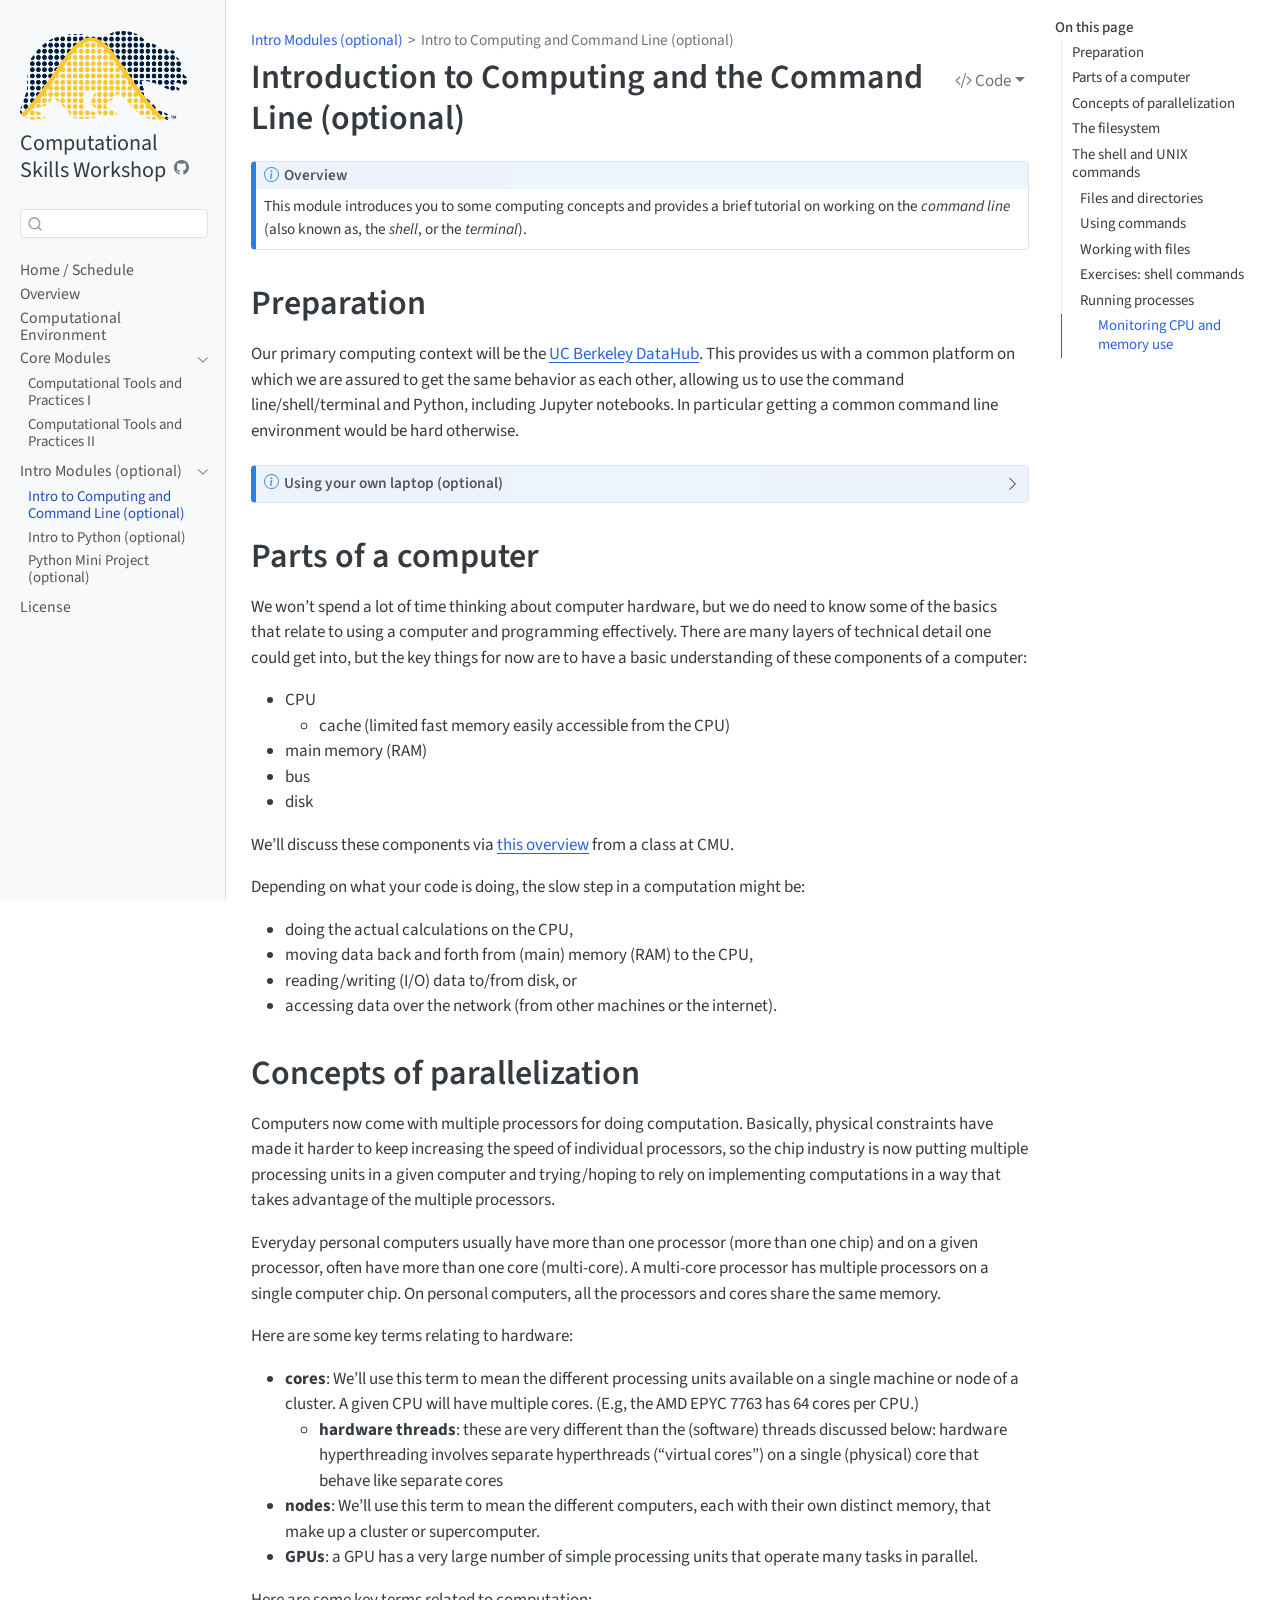
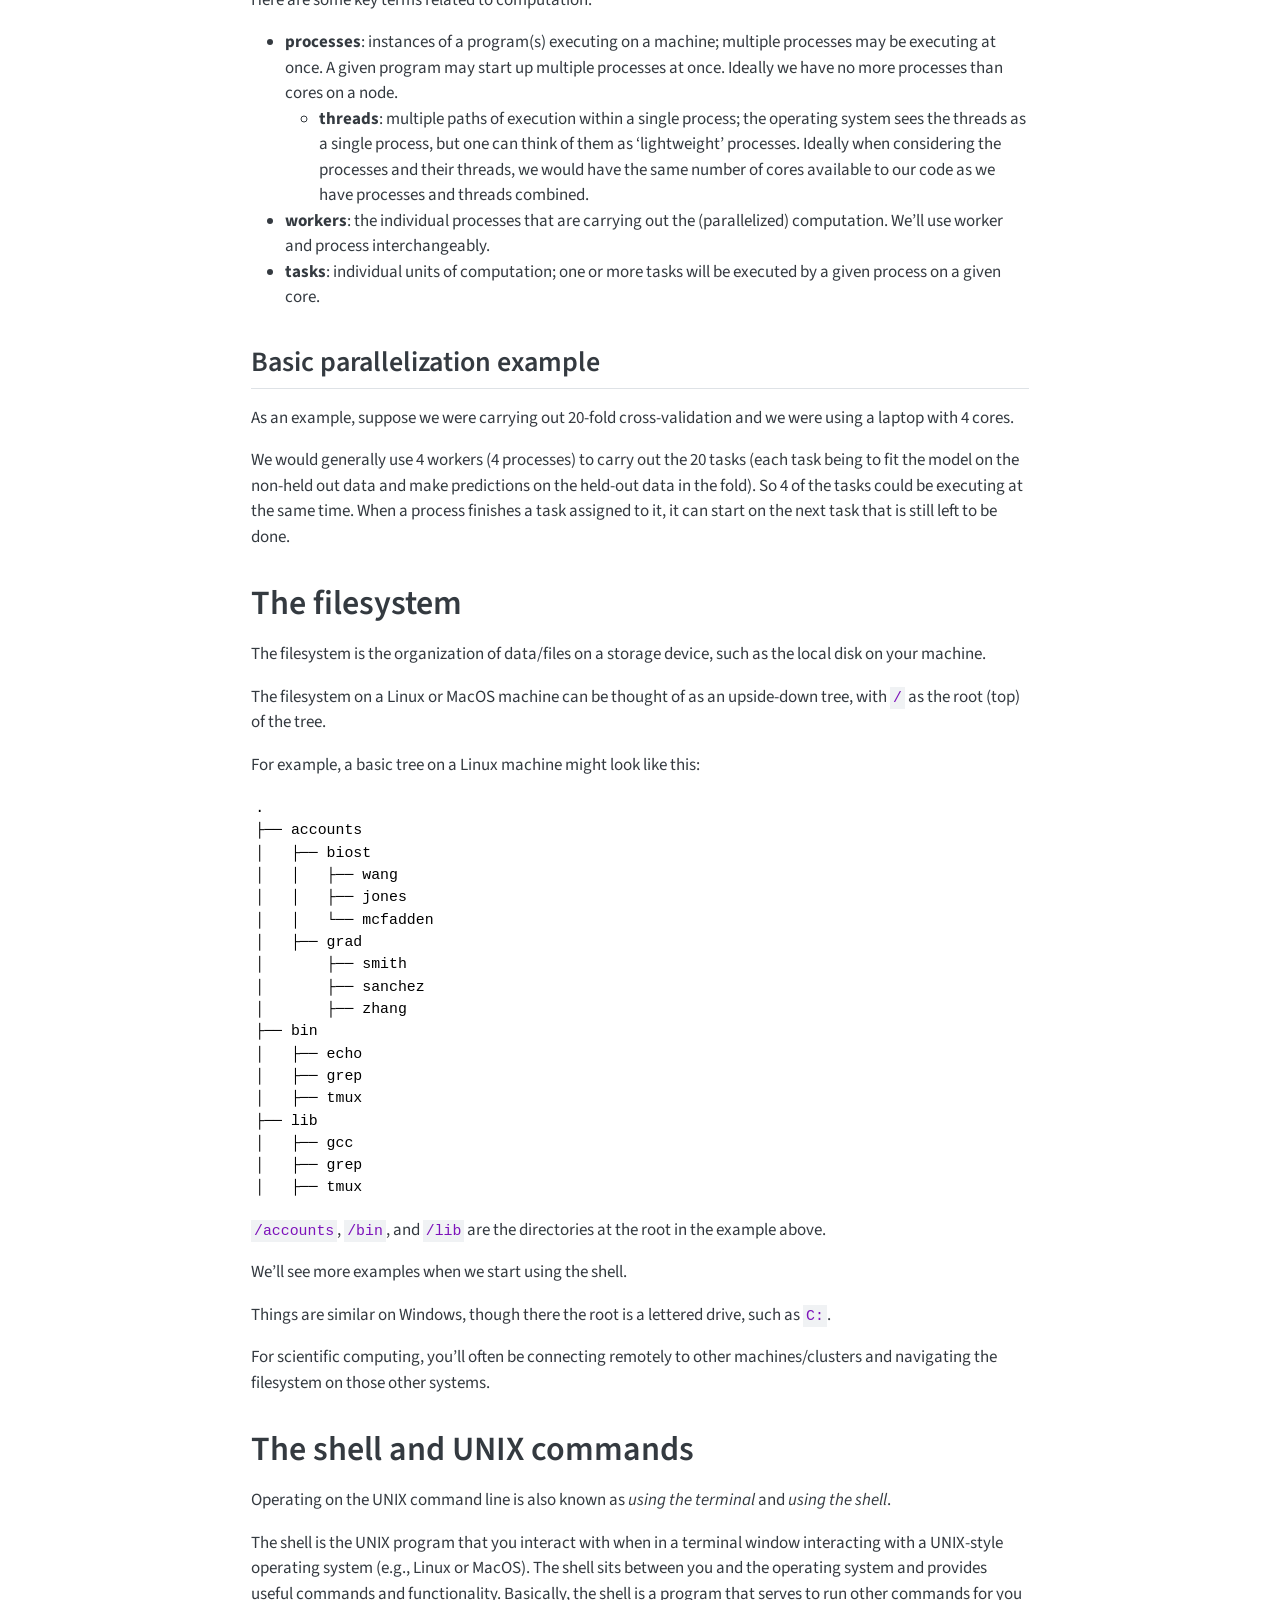
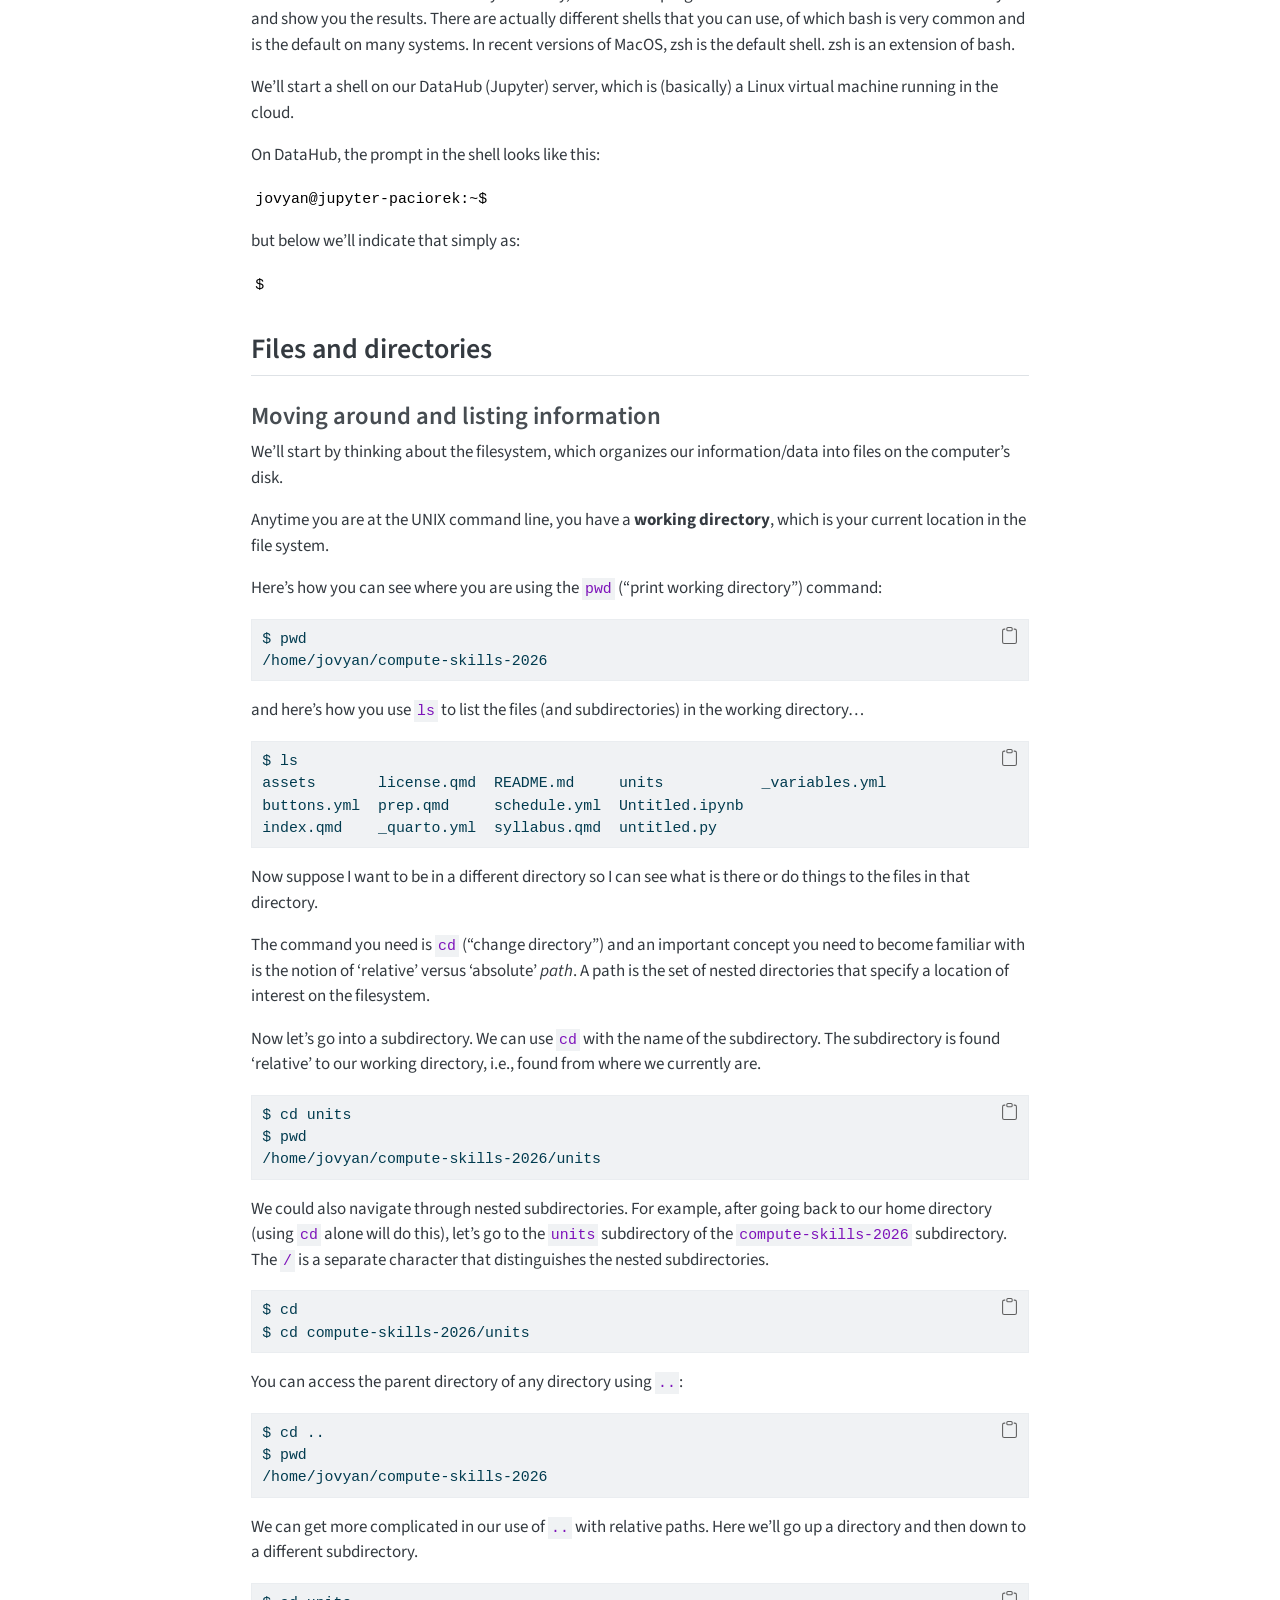
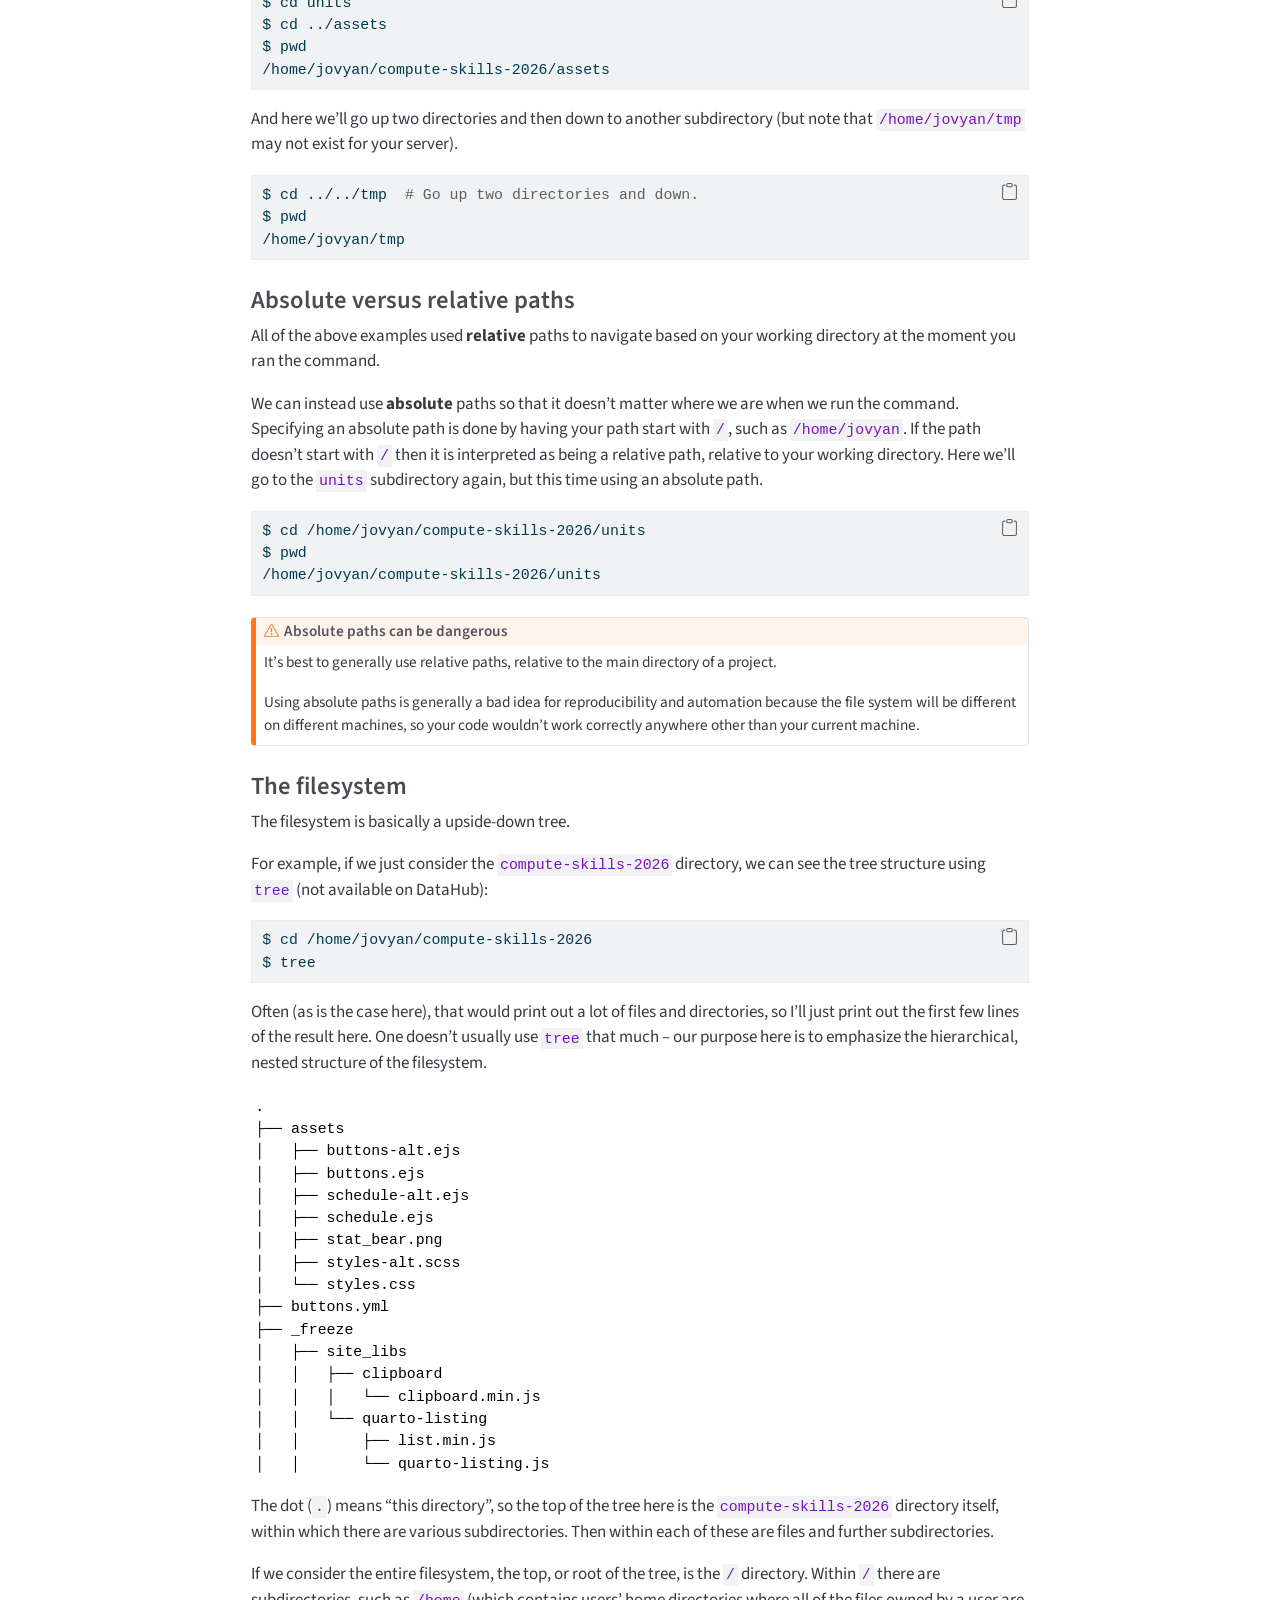
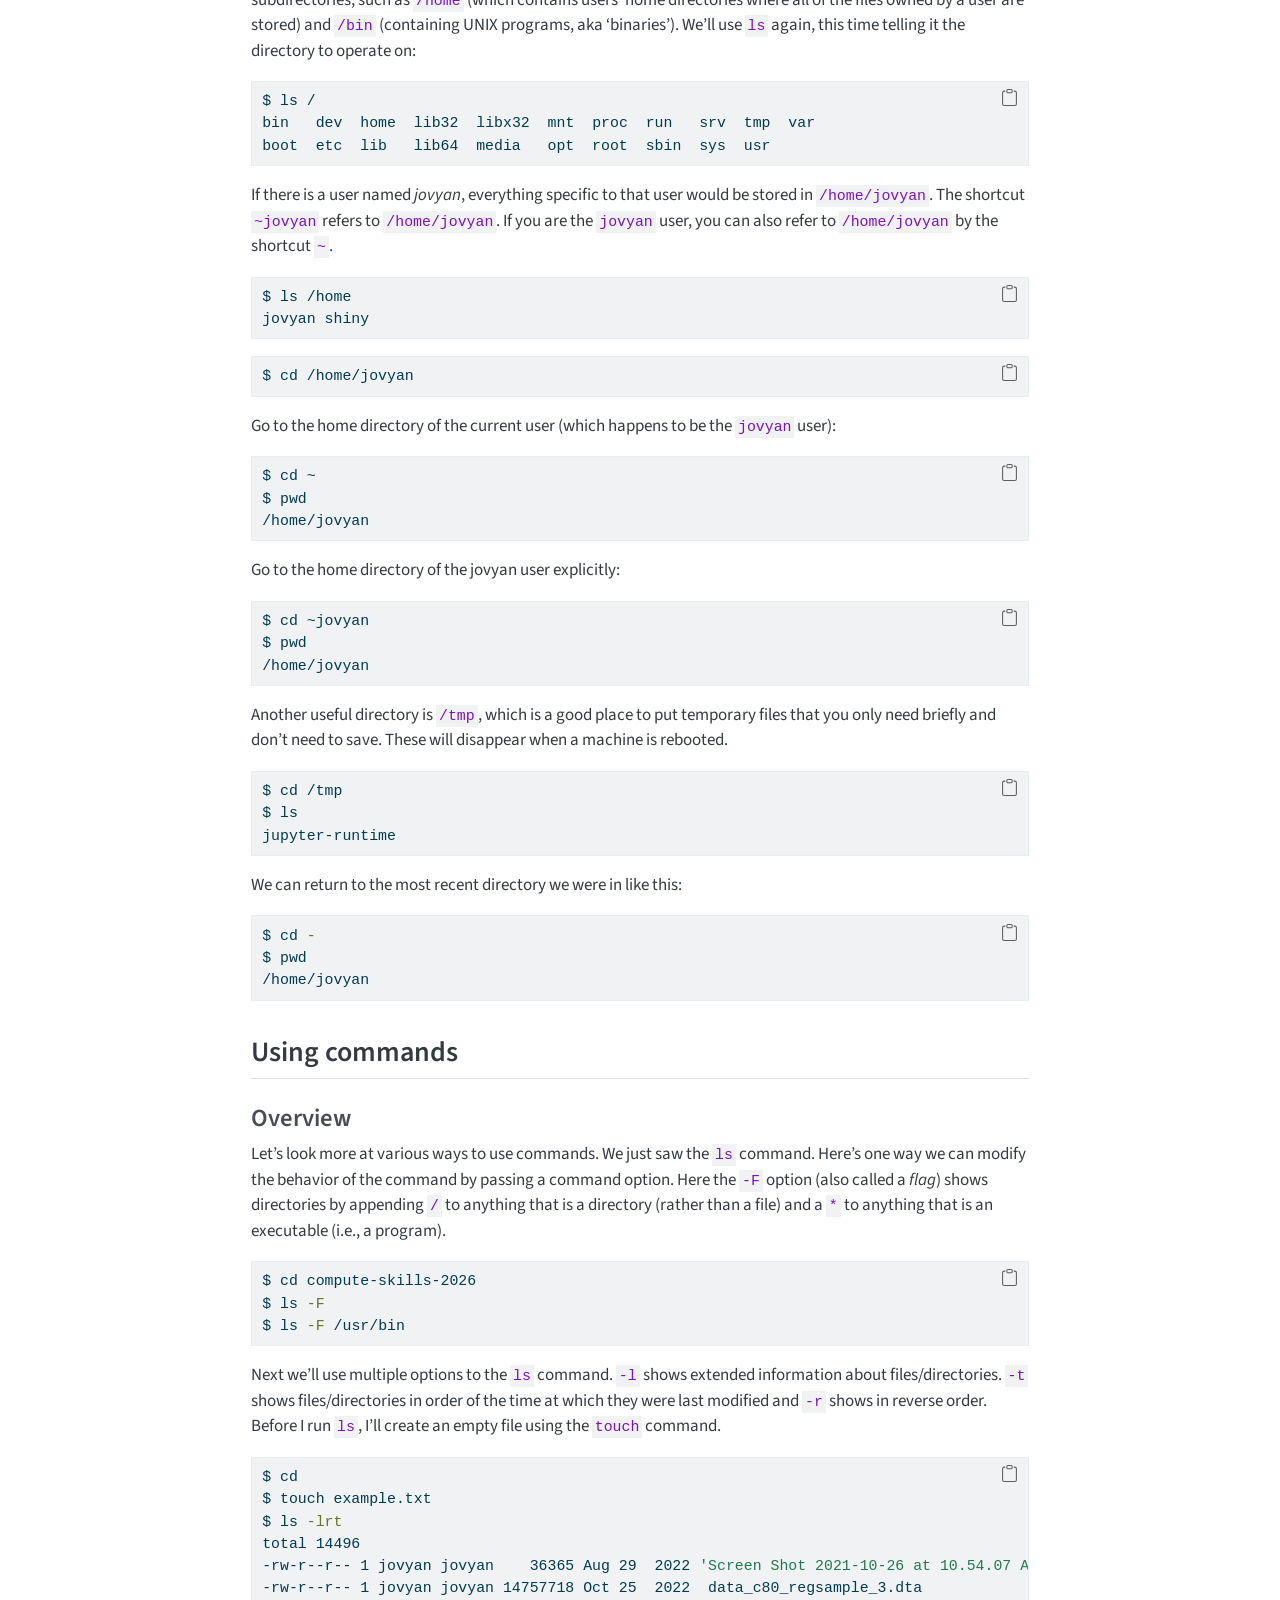
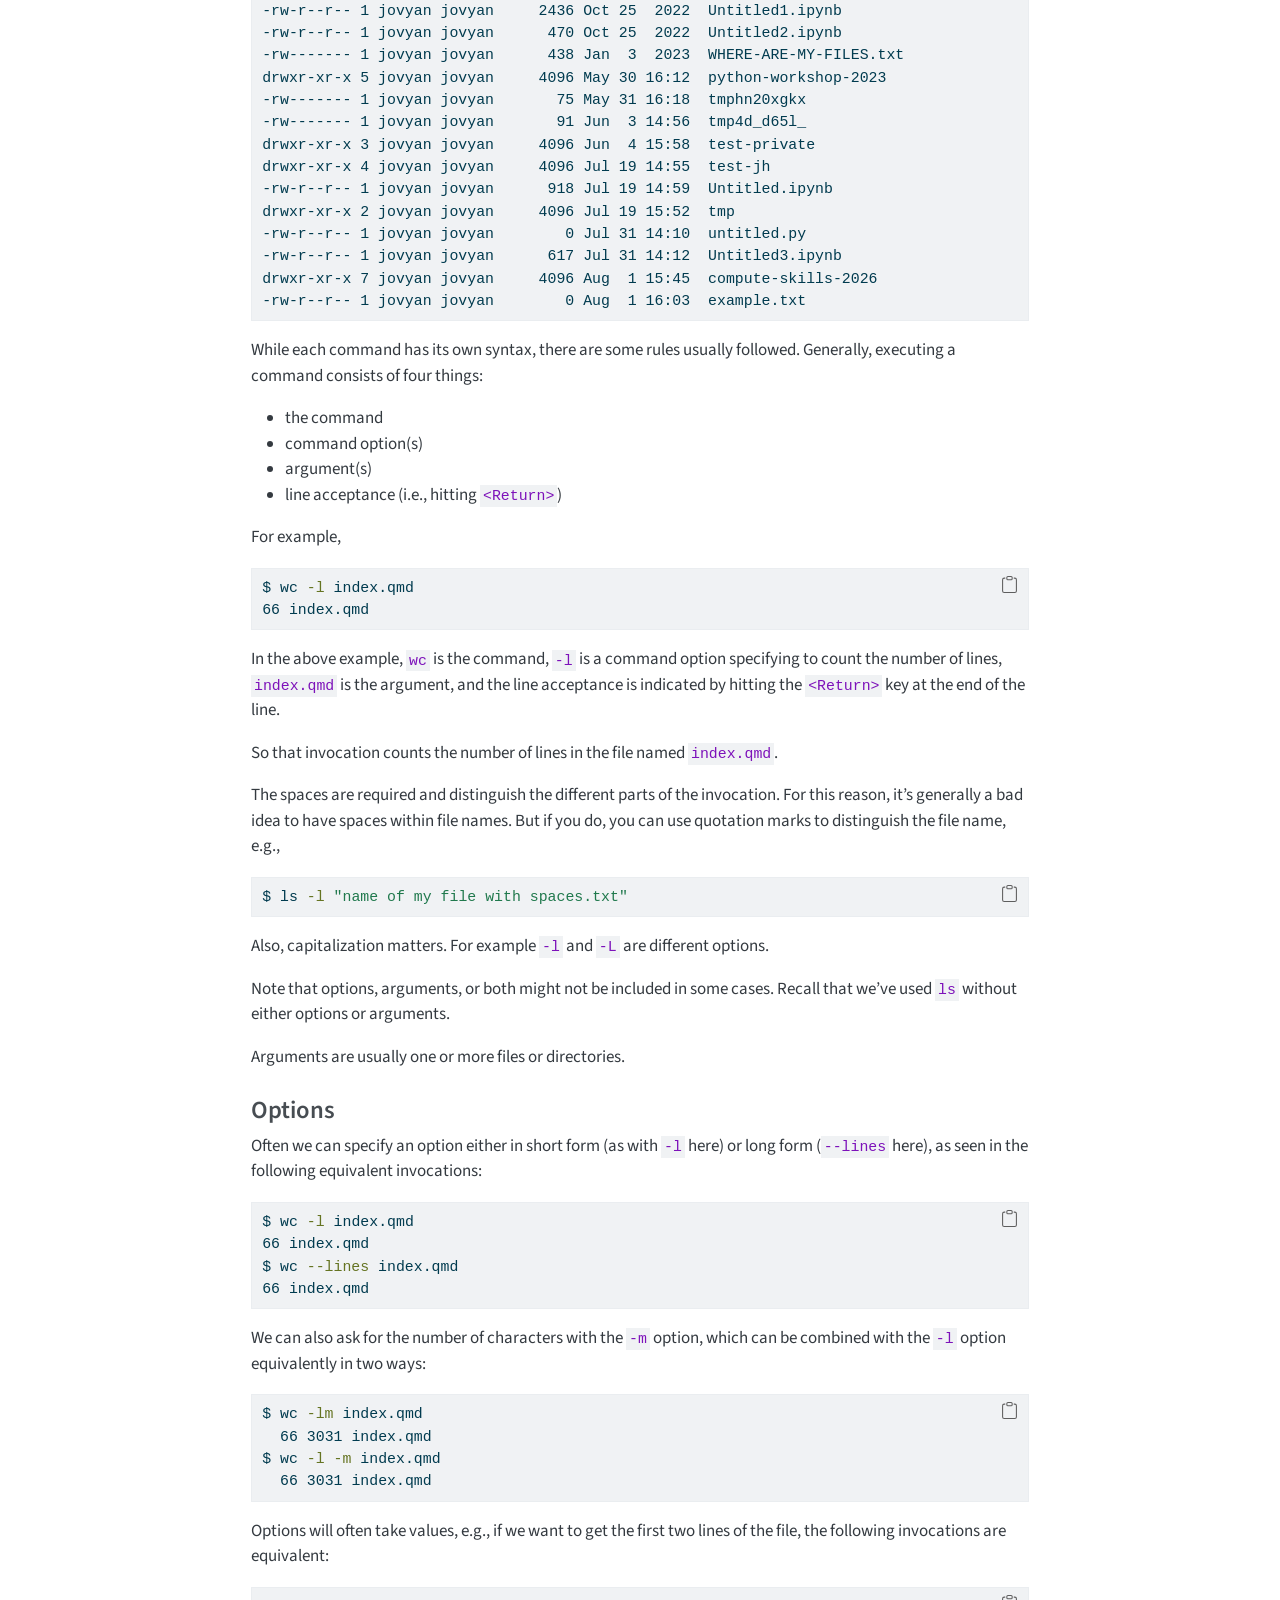
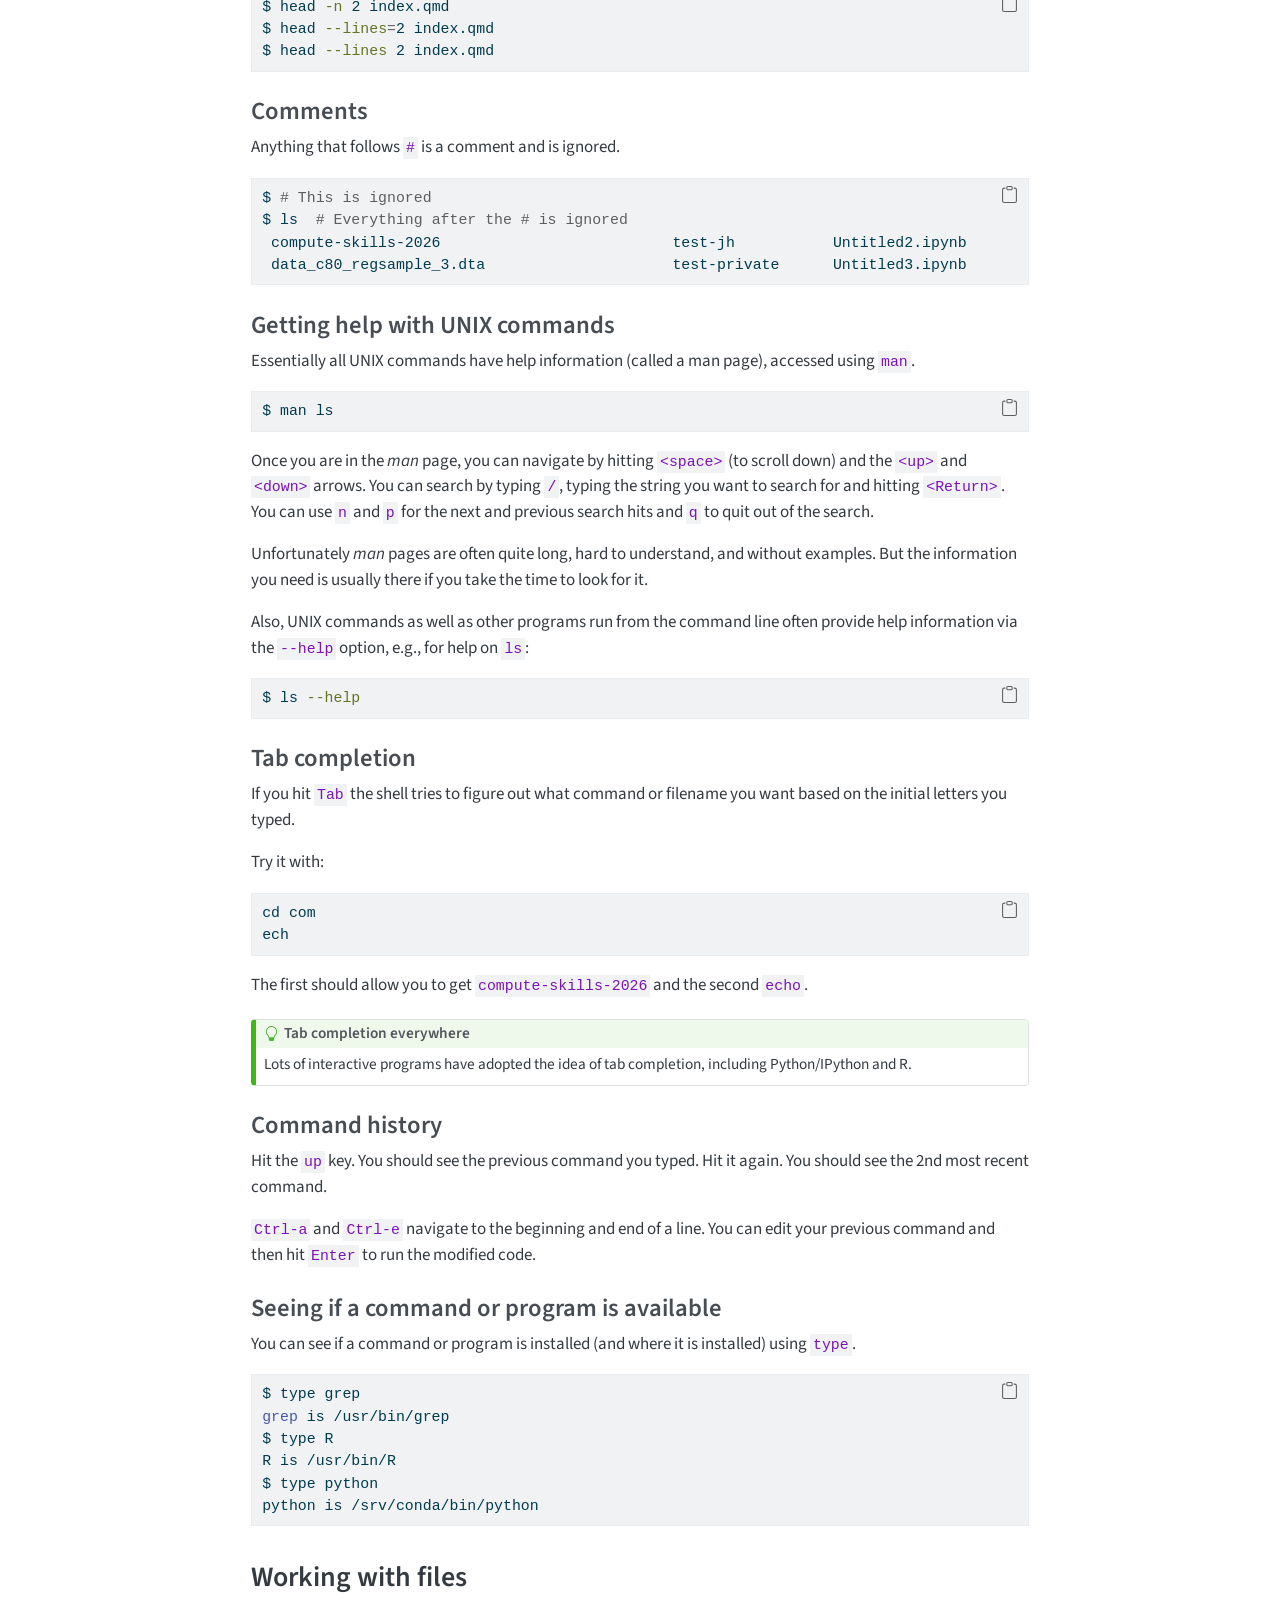
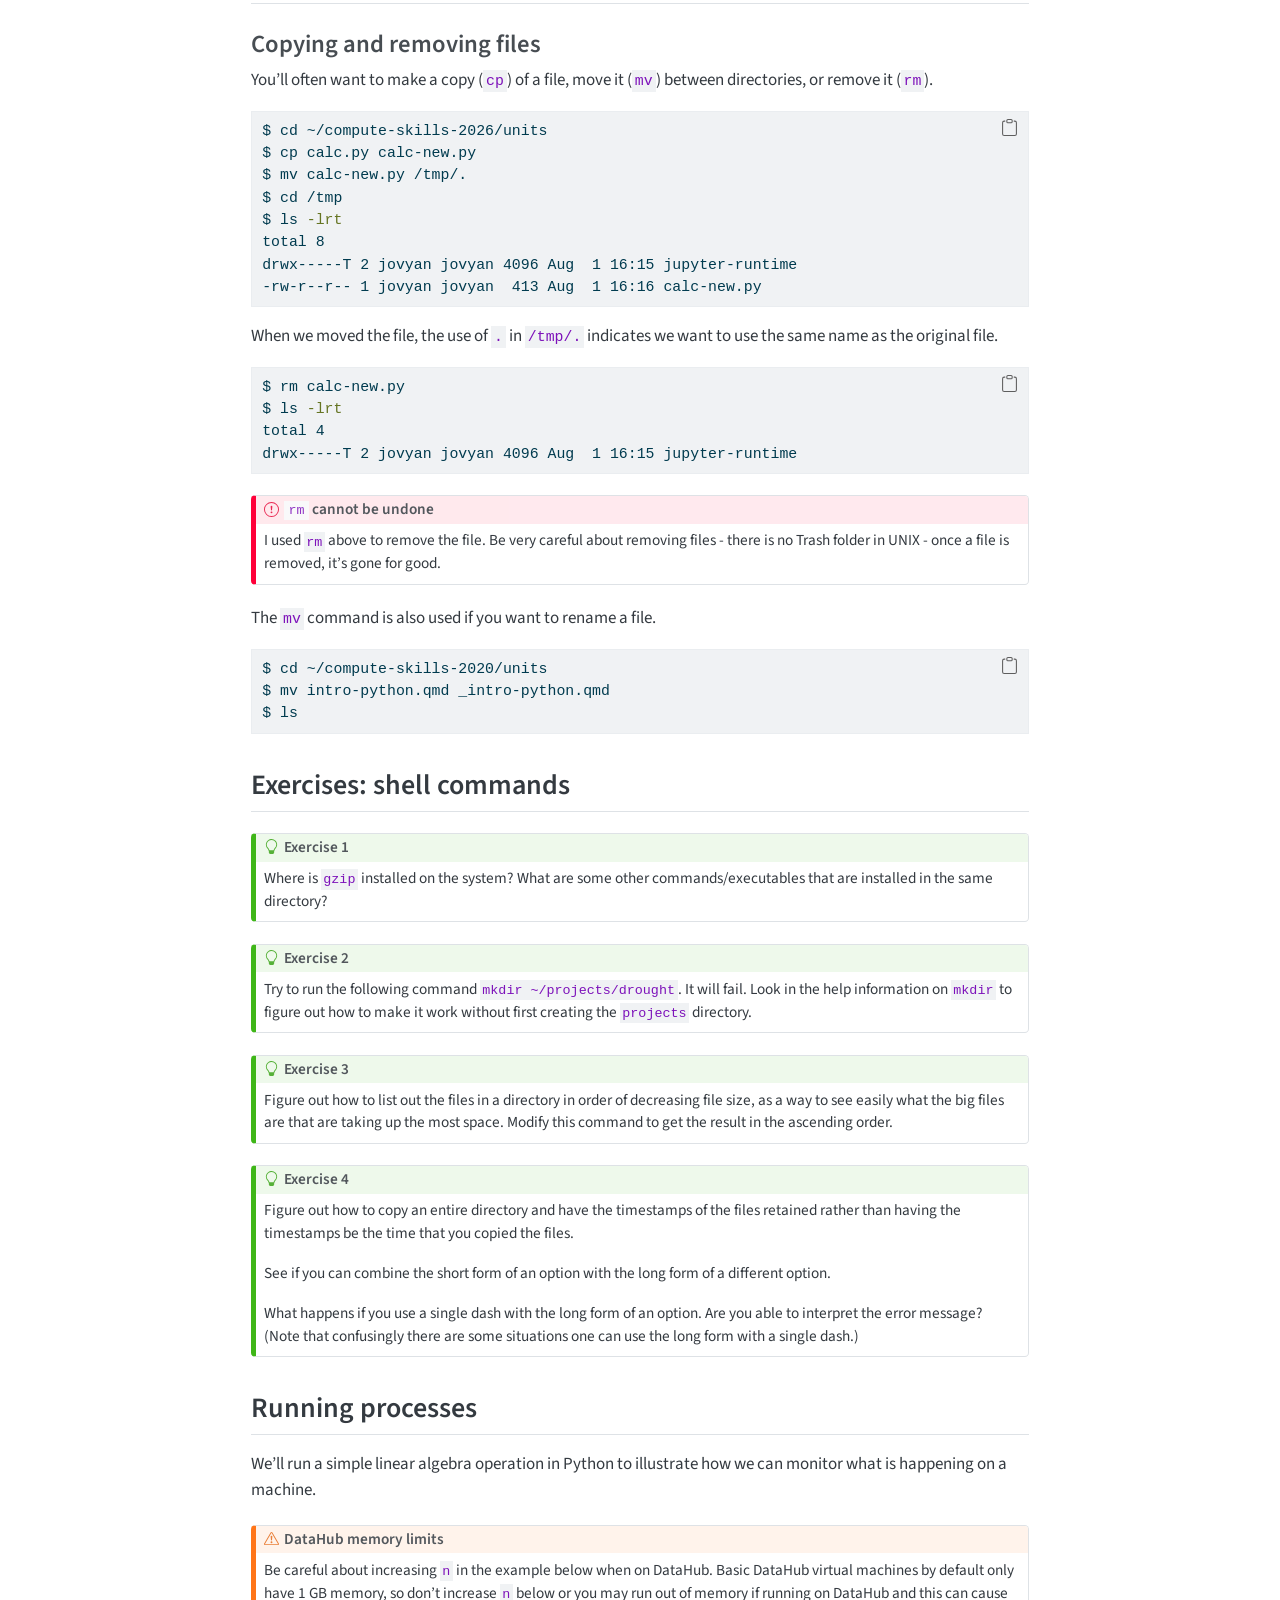
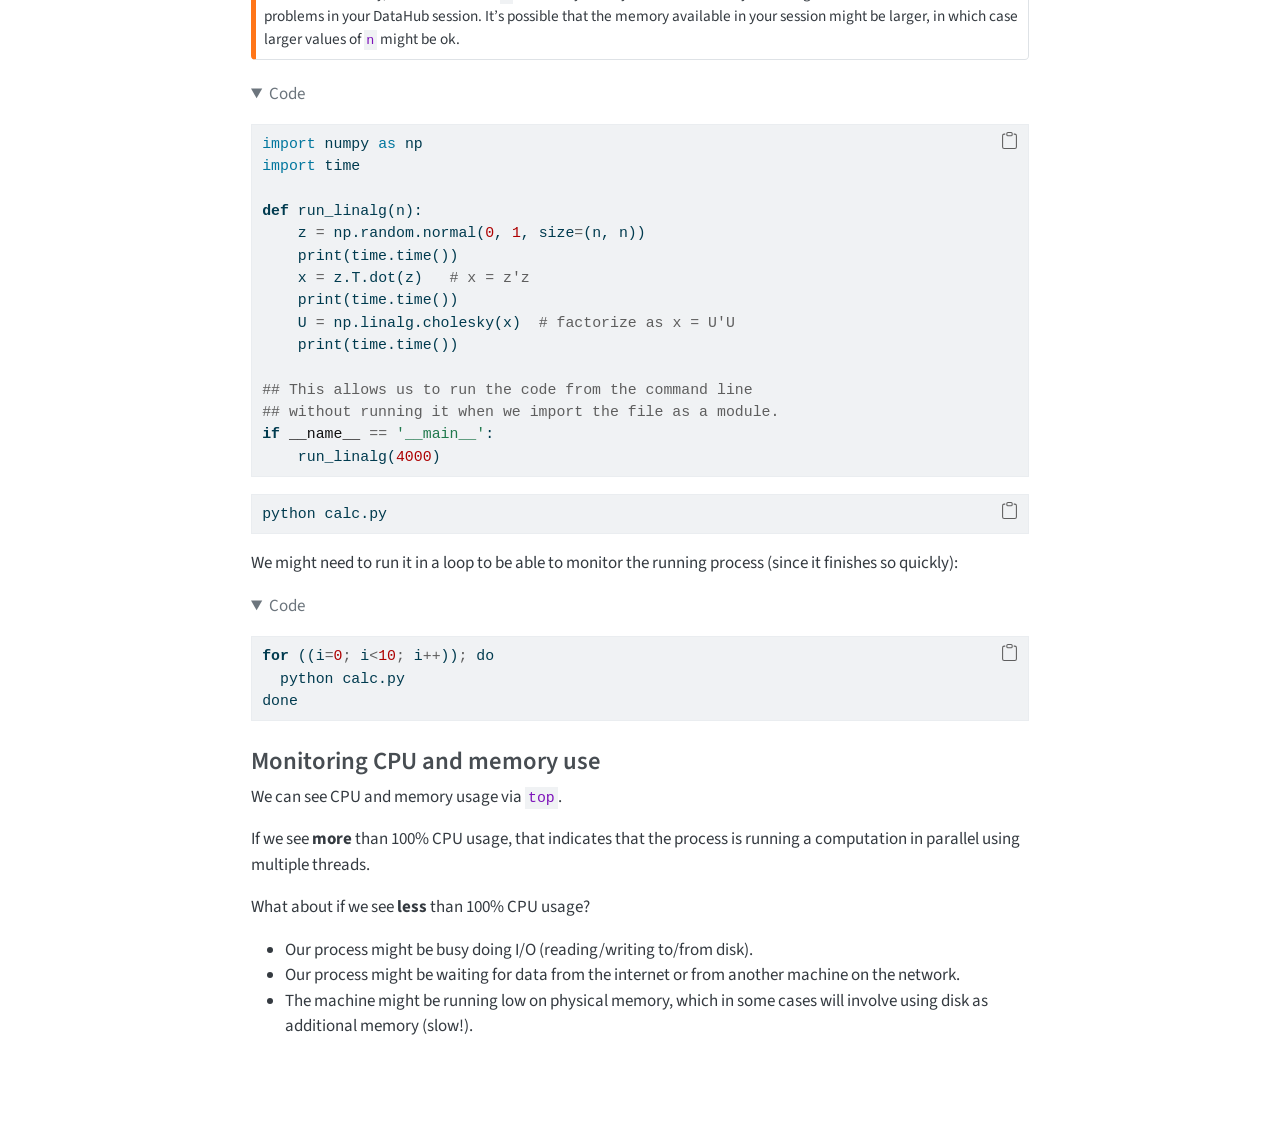
<file: units/intro-computing.html>
<!DOCTYPE html>
<html xmlns="http://www.w3.org/1999/xhtml" lang="en" xml:lang="en"><head>

<meta charset="utf-8">
<meta name="generator" content="quarto-1.9.38">

<meta name="viewport" content="width=device-width, initial-scale=1.0, user-scalable=yes">


<title>Introduction to Computing and the Command Line (optional)</title>
<style>
/* Default styles provided by pandoc.
** See https://pandoc.org/MANUAL.html#variables-for-html for config info.
*/
code{white-space: pre-wrap;}
span.smallcaps{font-variant: small-caps;}
div.columns{display: flex; gap: min(4vw, 1.5em);}
div.column{flex: auto; overflow-x: auto;}
div.hanging-indent{margin-left: 1.5em; text-indent: -1.5em;}
ul.task-list{list-style: none;}
ul.task-list li input[type="checkbox"] {
  width: 0.8em;
  margin: 0 0.8em 0.2em -1em; /* quarto-specific, see https://github.com/quarto-dev/quarto-cli/issues/4556 */ 
  vertical-align: middle;
}
/* CSS for syntax highlighting */
html { -webkit-text-size-adjust: 100%; }
pre > code.sourceCode { white-space: pre; position: relative; }
pre > code.sourceCode > span { display: inline-block; line-height: 1.25; }
pre > code.sourceCode > span:empty { height: 1.2em; }
.sourceCode { overflow: visible; }
code.sourceCode > span { color: inherit; text-decoration: inherit; }
div.sourceCode { margin: 1em 0; }
pre.sourceCode { margin: 0; }
@media screen {
div.sourceCode { overflow: auto; }
}
@media print {
pre > code.sourceCode { white-space: pre-wrap; }
pre > code.sourceCode > span { text-indent: -5em; padding-left: 5em; }
}
pre.numberSource code
  { counter-reset: source-line 0; }
pre.numberSource code > span
  { position: relative; left: -4em; counter-increment: source-line; }
pre.numberSource code > span > a:first-child::before
  { content: counter(source-line);
    position: relative; left: -1em; text-align: right; vertical-align: baseline;
    border: none; display: inline-block;
    -webkit-touch-callout: none; -webkit-user-select: none;
    -khtml-user-select: none; -moz-user-select: none;
    -ms-user-select: none; user-select: none;
    padding: 0 4px; width: 4em;
  }
pre.numberSource { margin-left: 3em;  padding-left: 4px; }
div.sourceCode
  {   }
@media screen {
pre > code.sourceCode > span > a:first-child::before { text-decoration: underline; }
}
</style>


<script src="../site_libs/quarto-nav/quarto-nav.js"></script>
<script src="../site_libs/quarto-nav/headroom.min.js"></script>
<script src="../site_libs/clipboard/clipboard.min.js"></script>
<script src="../site_libs/quarto-search/autocomplete.umd.js"></script>
<script src="../site_libs/quarto-search/fuse.min.js"></script>
<script src="../site_libs/quarto-search/quarto-search.js"></script>
<meta name="quarto:offset" content="../">
<script src="../site_libs/quarto-html/quarto.js" type="module"></script>
<script src="../site_libs/quarto-html/tabsets/tabsets.js" type="module"></script>
<script src="../site_libs/quarto-html/popper.min.js"></script>
<script src="../site_libs/quarto-html/tippy.umd.min.js"></script>
<script src="../site_libs/quarto-html/anchor.min.js"></script>
<link href="../site_libs/quarto-html/tippy.css" rel="stylesheet">
<link href="../site_libs/quarto-html/quarto-syntax-highlighting-15634bcf2e68342d4ad2dfa704d543f6.css" rel="stylesheet" id="quarto-text-highlighting-styles">
<script src="../site_libs/bootstrap/bootstrap.min.js"></script>
<link href="../site_libs/bootstrap/bootstrap-icons.css" rel="stylesheet">
<link href="../site_libs/bootstrap/bootstrap-67f4b2f198c787316d44448b3d063643.min.css" rel="stylesheet" append-hash="true" id="quarto-bootstrap" data-mode="light">
<script id="quarto-search-options" type="application/json">{
  "location": "sidebar",
  "copy-button": false,
  "collapse-after": 3,
  "panel-placement": "start",
  "type": "textbox",
  "limit": 50,
  "keyboard-shortcut": [
    "f",
    "/",
    "s"
  ],
  "show-item-context": false,
  "language": {
    "search-no-results-text": "No results",
    "search-matching-documents-text": "matching documents",
    "search-copy-link-title": "Copy link to search",
    "search-hide-matches-text": "Hide additional matches",
    "search-more-match-text": "more match in this document",
    "search-more-matches-text": "more matches in this document",
    "search-clear-button-title": "Clear",
    "search-text-placeholder": "",
    "search-detached-cancel-button-title": "Cancel",
    "search-submit-button-title": "Submit",
    "search-label": "Search"
  }
}</script>


<link rel="stylesheet" href="../assets/styles.css">
</head>

<body class="nav-sidebar docked quarto-light">

<div id="quarto-search-results"></div>
  <header id="quarto-header" class="headroom fixed-top">
  <nav class="quarto-secondary-nav">
    <div class="container-fluid d-flex">
      <button type="button" class="quarto-btn-toggle btn" data-bs-toggle="collapse" role="button" data-bs-target=".quarto-sidebar-collapse-item" aria-controls="quarto-sidebar" aria-expanded="false" aria-label="Toggle sidebar navigation" onclick="if (window.quartoToggleHeadroom) { window.quartoToggleHeadroom(); }">
        <i class="bi bi-layout-text-sidebar-reverse"></i>
      </button>
        <nav class="quarto-page-breadcrumbs" aria-label="breadcrumb"><ol class="breadcrumb"><li class="breadcrumb-item"><a href="../units/intro-computing.html">Intro Modules (optional)</a></li><li class="breadcrumb-item"><a href="../units/intro-computing.html">Intro to Computing and Command Line (optional)</a></li></ol></nav>
        <a class="flex-grow-1" role="navigation" data-bs-toggle="collapse" data-bs-target=".quarto-sidebar-collapse-item" aria-controls="quarto-sidebar" aria-expanded="false" aria-label="Toggle sidebar navigation" onclick="if (window.quartoToggleHeadroom) { window.quartoToggleHeadroom(); }">      
        </a>
      <button type="button" class="btn quarto-search-button" aria-label="Search" onclick="window.quartoOpenSearch();">
        <i class="bi bi-search"></i>
      </button>
    </div>
  </nav>
</header>
<!-- content -->
<div id="quarto-content" class="quarto-container page-columns page-rows-contents page-layout-article">
<!-- sidebar -->
  <nav id="quarto-sidebar" class="sidebar collapse collapse-horizontal quarto-sidebar-collapse-item sidebar-navigation docked overflow-auto">
    <div class="pt-lg-2 mt-2 text-left sidebar-header sidebar-header-stacked">
      <a href="../index.html" class="sidebar-logo-link">
      <img src="../assets/stat_bear.png" alt="" class="sidebar-logo light-content py-0 d-lg-inline d-none">
      <img src="../assets/stat_bear.png" alt="" class="sidebar-logo dark-content py-0 d-lg-inline d-none">
      </a>
    <div class="sidebar-title mb-0 py-0">
      <a href="../">Computational Skills Workshop</a> 
        <div class="sidebar-tools-main">
    <a href="https://github.com/berkeley-scf/compute-skills-2026" title="" class="quarto-navigation-tool px-1" aria-label=""><i class="bi bi-github"></i></a>
</div>
    </div>
      </div>
        <div class="mt-2 flex-shrink-0 align-items-center">
        <div class="sidebar-search">
        <div id="quarto-search" class="" title="Search"></div>
        </div>
        </div>
    <div class="sidebar-menu-container"> 
    <ul class="list-unstyled mt-1">
        <li class="sidebar-item">
  <div class="sidebar-item-container"> 
  <a href="../index.html" class="sidebar-item-text sidebar-link">
 <span class="menu-text">Home / Schedule</span></a>
  </div>
</li>
        <li class="sidebar-item">
  <div class="sidebar-item-container"> 
  <a href="../syllabus.html" class="sidebar-item-text sidebar-link">
 <span class="menu-text">Overview</span></a>
  </div>
</li>
        <li class="sidebar-item">
  <div class="sidebar-item-container"> 
  <a href="../prep.html" class="sidebar-item-text sidebar-link">
 <span class="menu-text">Computational Environment</span></a>
  </div>
</li>
        <li class="sidebar-item sidebar-item-section">
      <div class="sidebar-item-container"> 
            <a class="sidebar-item-text sidebar-link text-start" data-bs-toggle="collapse" data-bs-target="#quarto-sidebar-section-1" role="navigation" aria-expanded="true">
 <span class="menu-text">Core Modules</span></a>
          <a class="sidebar-item-toggle text-start" data-bs-toggle="collapse" data-bs-target="#quarto-sidebar-section-1" role="navigation" aria-expanded="true" aria-label="Toggle section">
            <i class="bi bi-chevron-right ms-2"></i>
          </a> 
      </div>
      <ul id="quarto-sidebar-section-1" class="collapse list-unstyled sidebar-section depth1 show">  
          <li class="sidebar-item">
  <div class="sidebar-item-container"> 
  <a href="../units/comp-practices.html" class="sidebar-item-text sidebar-link">
 <span class="menu-text">Computational Tools and Practices I</span></a>
  </div>
</li>
          <li class="sidebar-item">
  <div class="sidebar-item-container"> 
  <a href="../units/additional-topics.html" class="sidebar-item-text sidebar-link">
 <span class="menu-text">Computational Tools and Practices II</span></a>
  </div>
</li>
      </ul>
  </li>
        <li class="sidebar-item sidebar-item-section">
      <div class="sidebar-item-container"> 
            <a class="sidebar-item-text sidebar-link text-start" data-bs-toggle="collapse" data-bs-target="#quarto-sidebar-section-2" role="navigation" aria-expanded="true">
 <span class="menu-text">Intro Modules (optional)</span></a>
          <a class="sidebar-item-toggle text-start" data-bs-toggle="collapse" data-bs-target="#quarto-sidebar-section-2" role="navigation" aria-expanded="true" aria-label="Toggle section">
            <i class="bi bi-chevron-right ms-2"></i>
          </a> 
      </div>
      <ul id="quarto-sidebar-section-2" class="collapse list-unstyled sidebar-section depth1 show">  
          <li class="sidebar-item">
  <div class="sidebar-item-container"> 
  <a href="../units/intro-computing.html" class="sidebar-item-text sidebar-link active">
 <span class="menu-text">Intro to Computing and Command Line (optional)</span></a>
  </div>
</li>
          <li class="sidebar-item">
  <div class="sidebar-item-container"> 
  <a href="../units/intro-python.html" class="sidebar-item-text sidebar-link">
 <span class="menu-text">Intro to Python (optional)</span></a>
  </div>
</li>
          <li class="sidebar-item">
  <div class="sidebar-item-container"> 
  <a href="../units/mini-project.html" class="sidebar-item-text sidebar-link">
 <span class="menu-text">Python Mini Project (optional)</span></a>
  </div>
</li>
      </ul>
  </li>
        <li class="sidebar-item">
  <div class="sidebar-item-container"> 
  <a href="../license.html" class="sidebar-item-text sidebar-link">
 <span class="menu-text">License</span></a>
  </div>
</li>
    </ul>
    </div>
</nav>
<div id="quarto-sidebar-glass" class="quarto-sidebar-collapse-item" data-bs-toggle="collapse" data-bs-target=".quarto-sidebar-collapse-item"></div>
<!-- margin-sidebar -->
    <div id="quarto-margin-sidebar" class="sidebar margin-sidebar">
        <nav id="TOC" role="doc-toc" class="toc-active">
    <h2 id="toc-title">On this page</h2>
   
  <ul>
  <li><a href="#preparation" id="toc-preparation" class="nav-link active" data-scroll-target="#preparation">Preparation</a></li>
  <li><a href="#parts-of-a-computer" id="toc-parts-of-a-computer" class="nav-link" data-scroll-target="#parts-of-a-computer">Parts of a computer</a></li>
  <li><a href="#concepts-of-parallelization" id="toc-concepts-of-parallelization" class="nav-link" data-scroll-target="#concepts-of-parallelization">Concepts of parallelization</a>
  <ul class="collapse">
  <li><a href="#basic-parallelization-example" id="toc-basic-parallelization-example" class="nav-link" data-scroll-target="#basic-parallelization-example">Basic parallelization example</a></li>
  </ul></li>
  <li><a href="#the-filesystem" id="toc-the-filesystem" class="nav-link" data-scroll-target="#the-filesystem">The filesystem</a></li>
  <li><a href="#the-shell-and-unix-commands" id="toc-the-shell-and-unix-commands" class="nav-link" data-scroll-target="#the-shell-and-unix-commands">The shell and UNIX commands</a>
  <ul class="collapse">
  <li><a href="#files-and-directories" id="toc-files-and-directories" class="nav-link" data-scroll-target="#files-and-directories">Files and directories</a>
  <ul class="collapse">
  <li><a href="#moving-around-and-listing-information" id="toc-moving-around-and-listing-information" class="nav-link" data-scroll-target="#moving-around-and-listing-information">Moving around and listing information</a></li>
  <li><a href="#absolute-versus-relative-paths" id="toc-absolute-versus-relative-paths" class="nav-link" data-scroll-target="#absolute-versus-relative-paths">Absolute versus relative paths</a></li>
  <li><a href="#the-filesystem-1" id="toc-the-filesystem-1" class="nav-link" data-scroll-target="#the-filesystem-1">The filesystem</a></li>
  </ul></li>
  <li><a href="#using-commands" id="toc-using-commands" class="nav-link" data-scroll-target="#using-commands">Using commands</a>
  <ul class="collapse">
  <li><a href="#overview-1" id="toc-overview-1" class="nav-link" data-scroll-target="#overview-1">Overview</a></li>
  <li><a href="#options" id="toc-options" class="nav-link" data-scroll-target="#options">Options</a></li>
  <li><a href="#comments" id="toc-comments" class="nav-link" data-scroll-target="#comments">Comments</a></li>
  <li><a href="#getting-help-with-unix-commands" id="toc-getting-help-with-unix-commands" class="nav-link" data-scroll-target="#getting-help-with-unix-commands">Getting help with UNIX commands</a></li>
  <li><a href="#tab-completion" id="toc-tab-completion" class="nav-link" data-scroll-target="#tab-completion">Tab completion</a></li>
  <li><a href="#command-history" id="toc-command-history" class="nav-link" data-scroll-target="#command-history">Command history</a></li>
  <li><a href="#seeing-if-a-command-or-program-is-available" id="toc-seeing-if-a-command-or-program-is-available" class="nav-link" data-scroll-target="#seeing-if-a-command-or-program-is-available">Seeing if a command or program is available</a></li>
  </ul></li>
  <li><a href="#working-with-files" id="toc-working-with-files" class="nav-link" data-scroll-target="#working-with-files">Working with files</a>
  <ul class="collapse">
  <li><a href="#copying-and-removing-files" id="toc-copying-and-removing-files" class="nav-link" data-scroll-target="#copying-and-removing-files">Copying and removing files</a></li>
  </ul></li>
  <li><a href="#exercises-shell-commands" id="toc-exercises-shell-commands" class="nav-link" data-scroll-target="#exercises-shell-commands">Exercises: shell commands</a></li>
  <li><a href="#running-processes" id="toc-running-processes" class="nav-link" data-scroll-target="#running-processes">Running processes</a>
  <ul class="collapse">
  <li><a href="#monitoring-cpu-and-memory-use" id="toc-monitoring-cpu-and-memory-use" class="nav-link" data-scroll-target="#monitoring-cpu-and-memory-use">Monitoring CPU and memory use</a></li>
  </ul></li>
  </ul></li>
  </ul>
</nav>
    </div>
<!-- main -->
<main class="content" id="quarto-document-content">

<header id="title-block-header" class="quarto-title-block default"><nav class="quarto-page-breadcrumbs quarto-title-breadcrumbs d-none d-lg-block" aria-label="breadcrumb"><ol class="breadcrumb"><li class="breadcrumb-item"><a href="../units/intro-computing.html">Intro Modules (optional)</a></li><li class="breadcrumb-item"><a href="../units/intro-computing.html">Intro to Computing and Command Line (optional)</a></li></ol></nav>
<div class="quarto-title">
<div class="quarto-title-block"><div><h1 class="title">Introduction to Computing and the Command Line (optional)</h1><button type="button" class="btn code-tools-button dropdown-toggle" id="quarto-code-tools-menu" data-bs-toggle="dropdown" aria-expanded="false"><i class="bi"></i> Code</button><ul class="dropdown-menu dropdown-menu-end" aria-labelelledby="quarto-code-tools-menu"><li><a id="quarto-show-all-code" class="dropdown-item" href="javascript:void(0)" role="button">Show All Code</a></li><li><a id="quarto-hide-all-code" class="dropdown-item" href="javascript:void(0)" role="button">Hide All Code</a></li><li><hr class="dropdown-divider"></li><li><a id="quarto-view-source" class="dropdown-item" href="javascript:void(0)" role="button">View Source</a></li></ul></div></div>
</div>



<div class="quarto-title-meta">

    
  
    
  </div>
  


</header>


<div class="callout callout-style-default callout-note callout-titled">
<div class="callout-header d-flex align-content-center">
<div class="callout-icon-container">
<i class="callout-icon"></i>
</div>
<div class="callout-title-container flex-fill">
<span class="screen-reader-only">Note</span>Overview
</div>
</div>
<div class="callout-body-container callout-body">
<p>This module introduces you to some computing concepts and provides a brief tutorial on working on the <em>command line</em> (also known as, the <em>shell</em>, or the <em>terminal</em>).</p>
</div>
</div>
<section id="preparation" class="level1">
<h1>Preparation</h1>
<p>Our primary computing context will be the <a href="../prep.html">UC Berkeley DataHub</a>. This provides us with a common platform on which we are assured to get the same behavior as each other, allowing us to use the command line/shell/terminal and Python, including Jupyter notebooks. In particular getting a common command line environment would be hard otherwise.</p>
<div class="callout callout-style-default callout-note callout-titled">
<div class="callout-header d-flex align-content-center collapsed" data-bs-toggle="collapse" data-bs-target=".callout-2-contents" aria-controls="callout-2" aria-expanded="false" aria-label="Toggle callout">
<div class="callout-icon-container">
<i class="callout-icon"></i>
</div>
<div class="callout-title-container flex-fill">
<span class="screen-reader-only">Note</span>Using your own laptop (optional)
</div>
<div class="callout-btn-toggle d-inline-block border-0 py-1 ps-1 pe-0 float-end"><i class="callout-toggle"></i></div>
</div>
<div id="callout-2" class="callout-2-contents callout-collapse collapse">
<div class="callout-body-container callout-body">
<p>If you haven’t already used the shell/terminal and Python on your laptop, we recommend you use the DataHub so that we don’t have to troubleshoot problems on multiple laptops.</p>
<p>If you do use your laptop, you’ll need Python installed, for which we recommend using <a href="https://github.com/conda-forge/miniforge">Miniforge</a>. Another option is the <a href="https://www.anaconda.com/distribution">Anaconda distribution of Python</a>.</p>
<p>For the shell/terminal parts of this material, you can use the Terminal on your Mac, but not on Windows.</p>
<p>If you do use your own laptop, you’ll need to <em>clone</em> <a href="https://github.com/berkeley-scf/compute-skills-2026">this GitHub repository</a>. If you don’t know how to do that, just download <a href="https://github.com/berkeley-scf/compute-skills-2026/archive/refs/heads/main.zip">this zip file</a> and unzip it into your home directory on your computer.</p>
</div>
</div>
</div>
</section>
<section id="parts-of-a-computer" class="level1">
<h1>Parts of a computer</h1>
<p>We won’t spend a lot of time thinking about computer hardware, but we do need to know some of the basics that relate to using a computer and programming effectively. There are many layers of technical detail one could get into, but the key things for now are to have a basic understanding of these components of a computer:</p>
<ul>
<li>CPU
<ul>
<li>cache (limited fast memory easily accessible from the CPU)</li>
</ul></li>
<li>main memory (RAM)</li>
<li>bus</li>
<li>disk</li>
</ul>
<p>We’ll discuss these components via <a href="https://36-750.github.io/tools/computer-architecture/">this overview</a> from a class at CMU.</p>
<p>Depending on what your code is doing, the slow step in a computation might be:</p>
<ul>
<li>doing the actual calculations on the CPU,</li>
<li>moving data back and forth from (main) memory (RAM) to the CPU,</li>
<li>reading/writing (I/O) data to/from disk, or</li>
<li>accessing data over the network (from other machines or the internet).</li>
</ul>
</section>
<section id="concepts-of-parallelization" class="level1">
<h1>Concepts of parallelization</h1>
<p>Computers now come with multiple processors for doing computation. Basically, physical constraints have made it harder to keep increasing the speed of individual processors, so the chip industry is now putting multiple processing units in a given computer and trying/hoping to rely on implementing computations in a way that takes advantage of the multiple processors.</p>
<p>Everyday personal computers usually have more than one processor (more than one chip) and on a given processor, often have more than one core (multi-core). A multi-core processor has multiple processors on a single computer chip. On personal computers, all the processors and cores share the same memory.</p>
<p>Here are some key terms relating to hardware:</p>
<ul>
<li><strong>cores</strong>: We’ll use this term to mean the different processing units available on a single machine or node of a cluster. A given CPU will have multiple cores. (E.g, the AMD EPYC 7763 has 64 cores per CPU.)
<ul>
<li><strong>hardware threads</strong>: these are very different than the (software) threads discussed below: hardware hyperthreading involves separate hyperthreads (“virtual cores”) on a single (physical) core that behave like separate cores</li>
</ul></li>
<li><strong>nodes</strong>: We’ll use this term to mean the different computers, each with their own distinct memory, that make up a cluster or supercomputer.</li>
<li><strong>GPUs</strong>: a GPU has a very large number of simple processing units that operate many tasks in parallel.</li>
</ul>
<p>Here are some key terms related to computation:</p>
<ul>
<li><strong>processes</strong>: instances of a program(s) executing on a machine; multiple processes may be executing at once. A given program may start up multiple processes at once. Ideally we have no more processes than cores on a node.
<ul>
<li><strong>threads</strong>: multiple paths of execution within a single process; the operating system sees the threads as a single process, but one can think of them as ‘lightweight’ processes. Ideally when considering the processes and their threads, we would have the same number of cores available to our code as we have processes and threads combined.</li>
</ul></li>
<li><strong>workers</strong>: the individual processes that are carrying out the (parallelized) computation. We’ll use worker and process interchangeably.</li>
<li><strong>tasks</strong>: individual units of computation; one or more tasks will be executed by a given process on a given core.</li>
</ul>
<section id="basic-parallelization-example" class="level2">
<h2 class="anchored" data-anchor-id="basic-parallelization-example">Basic parallelization example</h2>
<p>As an example, suppose we were carrying out 20-fold cross-validation and we were using a laptop with 4 cores.</p>
<p>We would generally use 4 workers (4 processes) to carry out the 20 tasks (each task being to fit the model on the non-held out data and make predictions on the held-out data in the fold). So 4 of the tasks could be executing at the same time. When a process finishes a task assigned to it, it can start on the next task that is still left to be done.</p>
</section>
</section>
<section id="the-filesystem" class="level1">
<h1>The filesystem</h1>
<p>The filesystem is the organization of data/files on a storage device, such as the local disk on your machine.</p>
<p>The filesystem on a Linux or MacOS machine can be thought of as an upside-down tree, with <code>/</code> as the root (top) of the tree.</p>
<p>For example, a basic tree on a Linux machine might look like this:</p>
<pre><code>.
├── accounts
│   ├── biost
│   │   ├── wang
│   │   ├── jones
│   │   └── mcfadden
│   ├── grad
│       ├── smith
│       ├── sanchez
│       ├── zhang
├── bin
│   ├── echo
│   ├── grep
│   ├── tmux
├── lib
│   ├── gcc
│   ├── grep
│   ├── tmux</code></pre>
<p><code>/accounts</code>, <code>/bin</code>, and <code>/lib</code> are the directories at the root in the example above.</p>
<p>We’ll see more examples when we start using the shell.</p>
<p>Things are similar on Windows, though there the root is a lettered drive, such as <code>C:</code>.</p>
<p>For scientific computing, you’ll often be connecting remotely to other machines/clusters and navigating the filesystem on those other systems.</p>
</section>
<section id="the-shell-and-unix-commands" class="level1">
<h1>The shell and UNIX commands</h1>
<p>Operating on the UNIX command line is also known as <em>using the terminal</em> and <em>using the shell</em>.</p>
<p>The shell is the UNIX program that you interact with when in a terminal window interacting with a UNIX-style operating system (e.g., Linux or MacOS). The shell sits between you and the operating system and provides useful commands and functionality. Basically, the shell is a program that serves to run other commands for you and show you the results. There are actually different shells that you can use, of which bash is very common and is the default on many systems. In recent versions of MacOS, zsh is the default shell. zsh is an extension of bash.</p>
<p>We’ll start a shell on our DataHub (Jupyter) server, which is (basically) a Linux virtual machine running in the cloud.</p>
<p>On DataHub, the prompt in the shell looks like this:</p>
<pre><code>jovyan@jupyter-paciorek:~$</code></pre>
<p>but below we’ll indicate that simply as:</p>
<pre><code>$</code></pre>
<section id="files-and-directories" class="level2">
<h2 class="anchored" data-anchor-id="files-and-directories">Files and directories</h2>
<section id="moving-around-and-listing-information" class="level3">
<h3 class="anchored" data-anchor-id="moving-around-and-listing-information">Moving around and listing information</h3>
<p>We’ll start by thinking about the filesystem, which organizes our information/data into files on the computer’s disk.</p>
<p>Anytime you are at the UNIX command line, you have a <strong>working directory</strong>, which is your current location in the file system.</p>
<p>Here’s how you can see where you are using the <code>pwd</code> (“print working directory”) command:</p>
<div class="code-copy-outer-scaffold"><div class="sourceCode" id="cb4"><pre class="sourceCode bash code-with-copy"><code class="sourceCode bash"><span id="cb4-1"><a href="#cb4-1" aria-hidden="true" tabindex="-1"></a><span class="ex">$</span> pwd</span>
<span id="cb4-2"><a href="#cb4-2" aria-hidden="true" tabindex="-1"></a><span class="ex">/home/jovyan/compute-skills-2026</span></span></code></pre></div><button title="Copy to Clipboard" class="code-copy-button"><i class="bi"></i></button></div>
<p>and here’s how you use <code>ls</code> to list the files (and subdirectories) in the working directory…</p>
<div class="code-copy-outer-scaffold"><div class="sourceCode" id="cb5"><pre class="sourceCode bash code-with-copy"><code class="sourceCode bash"><span id="cb5-1"><a href="#cb5-1" aria-hidden="true" tabindex="-1"></a><span class="ex">$</span> ls</span>
<span id="cb5-2"><a href="#cb5-2" aria-hidden="true" tabindex="-1"></a><span class="ex">assets</span>       license.qmd  README.md     units           _variables.yml</span>
<span id="cb5-3"><a href="#cb5-3" aria-hidden="true" tabindex="-1"></a><span class="ex">buttons.yml</span>  prep.qmd     schedule.yml  Untitled.ipynb</span>
<span id="cb5-4"><a href="#cb5-4" aria-hidden="true" tabindex="-1"></a><span class="ex">index.qmd</span>    _quarto.yml  syllabus.qmd  untitled.py</span></code></pre></div><button title="Copy to Clipboard" class="code-copy-button"><i class="bi"></i></button></div>
<p>Now suppose I want to be in a different directory so I can see what is there or do things to the files in that directory.</p>
<p>The command you need is <code>cd</code> (“change directory”) and an important concept you need to become familiar with is the notion of ‘relative’ versus ‘absolute’ <em>path</em>. A path is the set of nested directories that specify a location of interest on the filesystem.</p>
<p>Now let’s go into a subdirectory. We can use <code>cd</code> with the name of the subdirectory. The subdirectory is found ‘relative’ to our working directory, i.e., found from where we currently are.</p>
<div class="code-copy-outer-scaffold"><div class="sourceCode" id="cb6"><pre class="sourceCode bash code-with-copy"><code class="sourceCode bash"><span id="cb6-1"><a href="#cb6-1" aria-hidden="true" tabindex="-1"></a><span class="ex">$</span> cd units</span>
<span id="cb6-2"><a href="#cb6-2" aria-hidden="true" tabindex="-1"></a><span class="ex">$</span> pwd</span>
<span id="cb6-3"><a href="#cb6-3" aria-hidden="true" tabindex="-1"></a><span class="ex">/home/jovyan/compute-skills-2026/units</span></span></code></pre></div><button title="Copy to Clipboard" class="code-copy-button"><i class="bi"></i></button></div>
<p>We could also navigate through nested subdirectories. For example, after going back to our home directory (using <code>cd</code> alone will do this), let’s go to the <code>units</code> subdirectory of the <code>compute-skills-2026</code> subdirectory. The <code>/</code> is a separate character that distinguishes the nested subdirectories.</p>
<div class="code-copy-outer-scaffold"><div class="sourceCode" id="cb7"><pre class="sourceCode bash code-with-copy"><code class="sourceCode bash"><span id="cb7-1"><a href="#cb7-1" aria-hidden="true" tabindex="-1"></a><span class="ex">$</span> cd</span>
<span id="cb7-2"><a href="#cb7-2" aria-hidden="true" tabindex="-1"></a><span class="ex">$</span> cd compute-skills-2026/units</span></code></pre></div><button title="Copy to Clipboard" class="code-copy-button"><i class="bi"></i></button></div>
<p>You can access the parent directory of any directory using <code>..</code>:</p>
<div class="code-copy-outer-scaffold"><div class="sourceCode" id="cb8"><pre class="sourceCode bash code-with-copy"><code class="sourceCode bash"><span id="cb8-1"><a href="#cb8-1" aria-hidden="true" tabindex="-1"></a><span class="ex">$</span> cd ..</span>
<span id="cb8-2"><a href="#cb8-2" aria-hidden="true" tabindex="-1"></a><span class="ex">$</span> pwd</span>
<span id="cb8-3"><a href="#cb8-3" aria-hidden="true" tabindex="-1"></a><span class="ex">/home/jovyan/compute-skills-2026</span></span></code></pre></div><button title="Copy to Clipboard" class="code-copy-button"><i class="bi"></i></button></div>
<p>We can get more complicated in our use of <code>..</code> with relative paths. Here we’ll go up a directory and then down to a different subdirectory.</p>
<div class="code-copy-outer-scaffold"><div class="sourceCode" id="cb9"><pre class="sourceCode bash code-with-copy"><code class="sourceCode bash"><span id="cb9-1"><a href="#cb9-1" aria-hidden="true" tabindex="-1"></a><span class="ex">$</span> cd units</span>
<span id="cb9-2"><a href="#cb9-2" aria-hidden="true" tabindex="-1"></a><span class="ex">$</span> cd ../assets</span>
<span id="cb9-3"><a href="#cb9-3" aria-hidden="true" tabindex="-1"></a><span class="ex">$</span> pwd</span>
<span id="cb9-4"><a href="#cb9-4" aria-hidden="true" tabindex="-1"></a><span class="ex">/home/jovyan/compute-skills-2026/assets</span></span></code></pre></div><button title="Copy to Clipboard" class="code-copy-button"><i class="bi"></i></button></div>
<p>And here we’ll go up two directories and then down to another subdirectory (but note that <code>/home/jovyan/tmp</code> may not exist for your server).</p>
<div class="code-copy-outer-scaffold"><div class="sourceCode" id="cb10"><pre class="sourceCode bash code-with-copy"><code class="sourceCode bash"><span id="cb10-1"><a href="#cb10-1" aria-hidden="true" tabindex="-1"></a><span class="ex">$</span> cd ../../tmp  <span class="co"># Go up two directories and down.</span></span>
<span id="cb10-2"><a href="#cb10-2" aria-hidden="true" tabindex="-1"></a><span class="ex">$</span> pwd</span>
<span id="cb10-3"><a href="#cb10-3" aria-hidden="true" tabindex="-1"></a><span class="ex">/home/jovyan/tmp</span></span></code></pre></div><button title="Copy to Clipboard" class="code-copy-button"><i class="bi"></i></button></div>
</section>
<section id="absolute-versus-relative-paths" class="level3">
<h3 class="anchored" data-anchor-id="absolute-versus-relative-paths">Absolute versus relative paths</h3>
<p>All of the above examples used <strong>relative</strong> paths to navigate based on your working directory at the moment you ran the command.</p>
<p>We can instead use <strong>absolute</strong> paths so that it doesn’t matter where we are when we run the command. Specifying an absolute path is done by having your path start with <code>/</code>, such as <code>/home/jovyan</code>. If the path doesn’t start with <code>/</code> then it is interpreted as being a relative path, relative to your working directory. Here we’ll go to the <code>units</code> subdirectory again, but this time using an absolute path.</p>
<div class="code-copy-outer-scaffold"><div class="sourceCode" id="cb11"><pre class="sourceCode bash code-with-copy"><code class="sourceCode bash"><span id="cb11-1"><a href="#cb11-1" aria-hidden="true" tabindex="-1"></a><span class="ex">$</span> cd /home/jovyan/compute-skills-2026/units </span>
<span id="cb11-2"><a href="#cb11-2" aria-hidden="true" tabindex="-1"></a><span class="ex">$</span> pwd</span>
<span id="cb11-3"><a href="#cb11-3" aria-hidden="true" tabindex="-1"></a><span class="ex">/home/jovyan/compute-skills-2026/units</span></span></code></pre></div><button title="Copy to Clipboard" class="code-copy-button"><i class="bi"></i></button></div>
<div class="callout callout-style-default callout-warning callout-titled">
<div class="callout-header d-flex align-content-center">
<div class="callout-icon-container">
<i class="callout-icon"></i>
</div>
<div class="callout-title-container flex-fill">
<span class="screen-reader-only">Warning</span>Absolute paths can be dangerous
</div>
</div>
<div class="callout-body-container callout-body">
<p>It’s best to generally use relative paths, relative to the main directory of a project.</p>
<p>Using absolute paths is generally a bad idea for reproducibility and automation because the file system will be different on different machines, so your code wouldn’t work correctly anywhere other than your current machine.</p>
</div>
</div>
</section>
<section id="the-filesystem-1" class="level3">
<h3 class="anchored" data-anchor-id="the-filesystem-1">The filesystem</h3>
<p>The filesystem is basically a upside-down tree.</p>
<p>For example, if we just consider the <code>compute-skills-2026</code> directory, we can see the tree structure using <code>tree</code> (not available on DataHub):</p>
<div class="code-copy-outer-scaffold"><div class="sourceCode" id="cb12"><pre class="sourceCode bash code-with-copy"><code class="sourceCode bash"><span id="cb12-1"><a href="#cb12-1" aria-hidden="true" tabindex="-1"></a><span class="ex">$</span> cd /home/jovyan/compute-skills-2026</span>
<span id="cb12-2"><a href="#cb12-2" aria-hidden="true" tabindex="-1"></a><span class="ex">$</span> tree</span></code></pre></div><button title="Copy to Clipboard" class="code-copy-button"><i class="bi"></i></button></div>
<p>Often (as is the case here), that would print out a lot of files and directories, so I’ll just print out the first few lines of the result here. One doesn’t usually use <code>tree</code> that much – our purpose here is to emphasize the hierarchical, nested structure of the filesystem.</p>
<pre><code>.
├── assets
│&nbsp;&nbsp; ├── buttons-alt.ejs
│&nbsp;&nbsp; ├── buttons.ejs
│&nbsp;&nbsp; ├── schedule-alt.ejs
│&nbsp;&nbsp; ├── schedule.ejs
│&nbsp;&nbsp; ├── stat_bear.png
│&nbsp;&nbsp; ├── styles-alt.scss
│&nbsp;&nbsp; └── styles.css
├── buttons.yml
├── _freeze
│&nbsp;&nbsp; ├── site_libs
│&nbsp;&nbsp; │&nbsp;&nbsp; ├── clipboard
│&nbsp;&nbsp; │&nbsp;&nbsp; │&nbsp;&nbsp; └── clipboard.min.js
│&nbsp;&nbsp; │&nbsp;&nbsp; └── quarto-listing
│&nbsp;&nbsp; │&nbsp;&nbsp;     ├── list.min.js
│&nbsp;&nbsp; │&nbsp;&nbsp;     └── quarto-listing.js</code></pre>
<p>The dot (<code>.</code>) means “this directory”, so the top of the tree here is the <code>compute-skills-2026</code> directory itself, within which there are various subdirectories. Then within each of these are files and further subdirectories.</p>
<p>If we consider the entire filesystem, the top, or root of the tree, is the <code>/</code> directory. Within <code>/</code> there are subdirectories, such as <code>/home</code> (which contains users’ home directories where all of the files owned by a user are stored) and <code>/bin</code> (containing UNIX programs, aka ‘binaries’). We’ll use <code>ls</code> again, this time telling it the directory to operate on:</p>
<div class="code-copy-outer-scaffold"><div class="sourceCode" id="cb14"><pre class="sourceCode bash code-with-copy"><code class="sourceCode bash"><span id="cb14-1"><a href="#cb14-1" aria-hidden="true" tabindex="-1"></a><span class="ex">$</span> ls /</span>
<span id="cb14-2"><a href="#cb14-2" aria-hidden="true" tabindex="-1"></a><span class="ex">bin</span>   dev  home  lib32  libx32  mnt  proc  run   srv  tmp  var</span>
<span id="cb14-3"><a href="#cb14-3" aria-hidden="true" tabindex="-1"></a><span class="ex">boot</span>  etc  lib   lib64  media   opt  root  sbin  sys  usr</span></code></pre></div><button title="Copy to Clipboard" class="code-copy-button"><i class="bi"></i></button></div>
<p>If there is a user named <em>jovyan</em>, everything specific to that user would be stored in <code>/home/jovyan</code>. The shortcut <code>~jovyan</code> refers to <code>/home/jovyan</code>. If you are the <code>jovyan</code> user, you can also refer to <code>/home/jovyan</code> by the shortcut <code>~</code>.</p>
<div class="code-copy-outer-scaffold"><div class="sourceCode" id="cb15"><pre class="sourceCode bash code-with-copy"><code class="sourceCode bash"><span id="cb15-1"><a href="#cb15-1" aria-hidden="true" tabindex="-1"></a><span class="ex">$</span> ls /home</span>
<span id="cb15-2"><a href="#cb15-2" aria-hidden="true" tabindex="-1"></a><span class="ex">jovyan</span> shiny</span></code></pre></div><button title="Copy to Clipboard" class="code-copy-button"><i class="bi"></i></button></div>
<div class="code-copy-outer-scaffold"><div class="sourceCode" id="cb16"><pre class="sourceCode bash code-with-copy"><code class="sourceCode bash"><span id="cb16-1"><a href="#cb16-1" aria-hidden="true" tabindex="-1"></a><span class="ex">$</span> cd /home/jovyan</span></code></pre></div><button title="Copy to Clipboard" class="code-copy-button"><i class="bi"></i></button></div>
<p>Go to the home directory of the current user (which happens to be the <code>jovyan</code> user):</p>
<div class="code-copy-outer-scaffold"><div class="sourceCode" id="cb17"><pre class="sourceCode bash code-with-copy"><code class="sourceCode bash"><span id="cb17-1"><a href="#cb17-1" aria-hidden="true" tabindex="-1"></a><span class="ex">$</span> cd ~</span>
<span id="cb17-2"><a href="#cb17-2" aria-hidden="true" tabindex="-1"></a><span class="ex">$</span> pwd</span>
<span id="cb17-3"><a href="#cb17-3" aria-hidden="true" tabindex="-1"></a><span class="ex">/home/jovyan</span></span></code></pre></div><button title="Copy to Clipboard" class="code-copy-button"><i class="bi"></i></button></div>
<p>Go to the home directory of the jovyan user explicitly:</p>
<div class="code-copy-outer-scaffold"><div class="sourceCode" id="cb18"><pre class="sourceCode bash code-with-copy"><code class="sourceCode bash"><span id="cb18-1"><a href="#cb18-1" aria-hidden="true" tabindex="-1"></a><span class="ex">$</span> cd ~jovyan</span>
<span id="cb18-2"><a href="#cb18-2" aria-hidden="true" tabindex="-1"></a><span class="ex">$</span> pwd</span>
<span id="cb18-3"><a href="#cb18-3" aria-hidden="true" tabindex="-1"></a><span class="ex">/home/jovyan</span></span></code></pre></div><button title="Copy to Clipboard" class="code-copy-button"><i class="bi"></i></button></div>
<p>Another useful directory is <code>/tmp</code>, which is a good place to put temporary files that you only need briefly and don’t need to save. These will disappear when a machine is rebooted.</p>
<div class="code-copy-outer-scaffold"><div class="sourceCode" id="cb19"><pre class="sourceCode bash code-with-copy"><code class="sourceCode bash"><span id="cb19-1"><a href="#cb19-1" aria-hidden="true" tabindex="-1"></a><span class="ex">$</span> cd /tmp</span>
<span id="cb19-2"><a href="#cb19-2" aria-hidden="true" tabindex="-1"></a><span class="ex">$</span> ls</span>
<span id="cb19-3"><a href="#cb19-3" aria-hidden="true" tabindex="-1"></a><span class="ex">jupyter-runtime</span></span></code></pre></div><button title="Copy to Clipboard" class="code-copy-button"><i class="bi"></i></button></div>
<p>We can return to the most recent directory we were in like this:</p>
<div class="code-copy-outer-scaffold"><div class="sourceCode" id="cb20"><pre class="sourceCode bash code-with-copy"><code class="sourceCode bash"><span id="cb20-1"><a href="#cb20-1" aria-hidden="true" tabindex="-1"></a><span class="ex">$</span> cd <span class="at">-</span></span>
<span id="cb20-2"><a href="#cb20-2" aria-hidden="true" tabindex="-1"></a><span class="ex">$</span> pwd</span>
<span id="cb20-3"><a href="#cb20-3" aria-hidden="true" tabindex="-1"></a><span class="ex">/home/jovyan</span></span></code></pre></div><button title="Copy to Clipboard" class="code-copy-button"><i class="bi"></i></button></div>
</section>
</section>
<section id="using-commands" class="level2">
<h2 class="anchored" data-anchor-id="using-commands">Using commands</h2>
<section id="overview-1" class="level3">
<h3 class="anchored" data-anchor-id="overview-1">Overview</h3>
<p>Let’s look more at various ways to use commands. We just saw the <code>ls</code> command. Here’s one way we can modify the behavior of the command by passing a command option. Here the <code>-F</code> option (also called a <em>flag</em>) shows directories by appending <code>/</code> to anything that is a directory (rather than a file) and a <code>*</code> to anything that is an executable (i.e., a program).</p>
<div class="code-copy-outer-scaffold"><div class="sourceCode" id="cb21"><pre class="sourceCode bash code-with-copy"><code class="sourceCode bash"><span id="cb21-1"><a href="#cb21-1" aria-hidden="true" tabindex="-1"></a><span class="ex">$</span> cd compute-skills-2026</span>
<span id="cb21-2"><a href="#cb21-2" aria-hidden="true" tabindex="-1"></a><span class="ex">$</span> ls <span class="at">-F</span></span>
<span id="cb21-3"><a href="#cb21-3" aria-hidden="true" tabindex="-1"></a><span class="ex">$</span> ls <span class="at">-F</span> /usr/bin</span></code></pre></div><button title="Copy to Clipboard" class="code-copy-button"><i class="bi"></i></button></div>
<p>Next we’ll use multiple options to the <code>ls</code> command. <code>-l</code> shows extended information about files/directories. <code>-t</code> shows files/directories in order of the time at which they were last modified and <code>-r</code> shows in reverse order. Before I run <code>ls</code>, I’ll create an empty file using the <code>touch</code> command.</p>
<div class="code-copy-outer-scaffold"><div class="sourceCode" id="cb22"><pre class="sourceCode bash code-with-copy"><code class="sourceCode bash"><span id="cb22-1"><a href="#cb22-1" aria-hidden="true" tabindex="-1"></a><span class="ex">$</span> cd</span>
<span id="cb22-2"><a href="#cb22-2" aria-hidden="true" tabindex="-1"></a><span class="ex">$</span> touch example.txt</span>
<span id="cb22-3"><a href="#cb22-3" aria-hidden="true" tabindex="-1"></a><span class="ex">$</span> ls <span class="at">-lrt</span></span>
<span id="cb22-4"><a href="#cb22-4" aria-hidden="true" tabindex="-1"></a><span class="ex">total</span> 14496</span>
<span id="cb22-5"><a href="#cb22-5" aria-hidden="true" tabindex="-1"></a><span class="ex">-rw-r--r--</span> 1 jovyan jovyan    36365 Aug 29  2022 <span class="st">'Screen Shot 2021-10-26 at 10.54.07 AM.png'</span></span>
<span id="cb22-6"><a href="#cb22-6" aria-hidden="true" tabindex="-1"></a><span class="ex">-rw-r--r--</span> 1 jovyan jovyan 14757718 Oct 25  2022  data_c80_regsample_3.dta</span>
<span id="cb22-7"><a href="#cb22-7" aria-hidden="true" tabindex="-1"></a><span class="ex">-rw-r--r--</span> 1 jovyan jovyan     2436 Oct 25  2022  Untitled1.ipynb</span>
<span id="cb22-8"><a href="#cb22-8" aria-hidden="true" tabindex="-1"></a><span class="ex">-rw-r--r--</span> 1 jovyan jovyan      470 Oct 25  2022  Untitled2.ipynb</span>
<span id="cb22-9"><a href="#cb22-9" aria-hidden="true" tabindex="-1"></a><span class="ex">-rw-------</span> 1 jovyan jovyan      438 Jan  3  2023  WHERE-ARE-MY-FILES.txt</span>
<span id="cb22-10"><a href="#cb22-10" aria-hidden="true" tabindex="-1"></a><span class="ex">drwxr-xr-x</span> 5 jovyan jovyan     4096 May 30 16:12  python-workshop-2023</span>
<span id="cb22-11"><a href="#cb22-11" aria-hidden="true" tabindex="-1"></a><span class="ex">-rw-------</span> 1 jovyan jovyan       75 May 31 16:18  tmphn20xgkx</span>
<span id="cb22-12"><a href="#cb22-12" aria-hidden="true" tabindex="-1"></a><span class="ex">-rw-------</span> 1 jovyan jovyan       91 Jun  3 14:56  tmp4d_d65l_</span>
<span id="cb22-13"><a href="#cb22-13" aria-hidden="true" tabindex="-1"></a><span class="ex">drwxr-xr-x</span> 3 jovyan jovyan     4096 Jun  4 15:58  test-private</span>
<span id="cb22-14"><a href="#cb22-14" aria-hidden="true" tabindex="-1"></a><span class="ex">drwxr-xr-x</span> 4 jovyan jovyan     4096 Jul 19 14:55  test-jh</span>
<span id="cb22-15"><a href="#cb22-15" aria-hidden="true" tabindex="-1"></a><span class="ex">-rw-r--r--</span> 1 jovyan jovyan      918 Jul 19 14:59  Untitled.ipynb</span>
<span id="cb22-16"><a href="#cb22-16" aria-hidden="true" tabindex="-1"></a><span class="ex">drwxr-xr-x</span> 2 jovyan jovyan     4096 Jul 19 15:52  tmp</span>
<span id="cb22-17"><a href="#cb22-17" aria-hidden="true" tabindex="-1"></a><span class="ex">-rw-r--r--</span> 1 jovyan jovyan        0 Jul 31 14:10  untitled.py</span>
<span id="cb22-18"><a href="#cb22-18" aria-hidden="true" tabindex="-1"></a><span class="ex">-rw-r--r--</span> 1 jovyan jovyan      617 Jul 31 14:12  Untitled3.ipynb</span>
<span id="cb22-19"><a href="#cb22-19" aria-hidden="true" tabindex="-1"></a><span class="ex">drwxr-xr-x</span> 7 jovyan jovyan     4096 Aug  1 15:45  compute-skills-2026</span>
<span id="cb22-20"><a href="#cb22-20" aria-hidden="true" tabindex="-1"></a><span class="ex">-rw-r--r--</span> 1 jovyan jovyan        0 Aug  1 16:03  example.txt</span></code></pre></div><button title="Copy to Clipboard" class="code-copy-button"><i class="bi"></i></button></div>
<p>While each command has its own syntax, there are some rules usually followed. Generally, executing a command consists of four things:</p>
<ul>
<li>the command</li>
<li>command option(s)</li>
<li>argument(s)</li>
<li>line acceptance (i.e., hitting <code>&lt;Return&gt;</code>)</li>
</ul>
<p>For example,</p>
<div class="code-copy-outer-scaffold"><div class="sourceCode" id="cb23"><pre class="sourceCode bash code-with-copy"><code class="sourceCode bash"><span id="cb23-1"><a href="#cb23-1" aria-hidden="true" tabindex="-1"></a><span class="ex">$</span> wc <span class="at">-l</span> index.qmd</span>
<span id="cb23-2"><a href="#cb23-2" aria-hidden="true" tabindex="-1"></a><span class="ex">66</span> index.qmd</span></code></pre></div><button title="Copy to Clipboard" class="code-copy-button"><i class="bi"></i></button></div>
<p>In the above example, <code>wc</code> is the command, <code>-l</code> is a command option specifying to count the number of lines, <code>index.qmd</code> is the argument, and the line acceptance is indicated by hitting the <code>&lt;Return&gt;</code> key at the end of the line.</p>
<p>So that invocation counts the number of lines in the file named <code>index.qmd</code>.</p>
<p>The spaces are required and distinguish the different parts of the invocation. For this reason, it’s generally a bad idea to have spaces within file names. But if you do, you can use quotation marks to distinguish the file name, e.g.,</p>
<div class="code-copy-outer-scaffold"><div class="sourceCode" id="cb24"><pre class="sourceCode bash code-with-copy"><code class="sourceCode bash"><span id="cb24-1"><a href="#cb24-1" aria-hidden="true" tabindex="-1"></a><span class="ex">$</span> ls <span class="at">-l</span> <span class="st">"name of my file with spaces.txt"</span></span></code></pre></div><button title="Copy to Clipboard" class="code-copy-button"><i class="bi"></i></button></div>
<p>Also, capitalization matters. For example <code>-l</code> and <code>-L</code> are different options.</p>
<p>Note that options, arguments, or both might not be included in some cases. Recall that we’ve used <code>ls</code> without either options or arguments.</p>
<p>Arguments are usually one or more files or directories.</p>
</section>
<section id="options" class="level3">
<h3 class="anchored" data-anchor-id="options">Options</h3>
<p>Often we can specify an option either in short form (as with <code>-l</code> here) or long form (<code>--lines</code> here), as seen in the following equivalent invocations:</p>
<div class="code-copy-outer-scaffold"><div class="sourceCode" id="cb25"><pre class="sourceCode bash code-with-copy"><code class="sourceCode bash"><span id="cb25-1"><a href="#cb25-1" aria-hidden="true" tabindex="-1"></a><span class="ex">$</span> wc <span class="at">-l</span> index.qmd</span>
<span id="cb25-2"><a href="#cb25-2" aria-hidden="true" tabindex="-1"></a><span class="ex">66</span> index.qmd</span>
<span id="cb25-3"><a href="#cb25-3" aria-hidden="true" tabindex="-1"></a><span class="ex">$</span> wc <span class="at">--lines</span> index.qmd</span>
<span id="cb25-4"><a href="#cb25-4" aria-hidden="true" tabindex="-1"></a><span class="ex">66</span> index.qmd</span></code></pre></div><button title="Copy to Clipboard" class="code-copy-button"><i class="bi"></i></button></div>
<p>We can also ask for the number of characters with the <code>-m</code> option, which can be combined with the <code>-l</code> option equivalently in two ways:</p>
<div class="code-copy-outer-scaffold"><div class="sourceCode" id="cb26"><pre class="sourceCode bash code-with-copy"><code class="sourceCode bash"><span id="cb26-1"><a href="#cb26-1" aria-hidden="true" tabindex="-1"></a><span class="ex">$</span> wc <span class="at">-lm</span> index.qmd</span>
<span id="cb26-2"><a href="#cb26-2" aria-hidden="true" tabindex="-1"></a>  <span class="ex">66</span> 3031 index.qmd</span>
<span id="cb26-3"><a href="#cb26-3" aria-hidden="true" tabindex="-1"></a><span class="ex">$</span> wc <span class="at">-l</span> <span class="at">-m</span> index.qmd</span>
<span id="cb26-4"><a href="#cb26-4" aria-hidden="true" tabindex="-1"></a>  <span class="ex">66</span> 3031 index.qmd</span></code></pre></div><button title="Copy to Clipboard" class="code-copy-button"><i class="bi"></i></button></div>
<p>Options will often take values, e.g., if we want to get the first two lines of the file, the following invocations are equivalent:</p>
<div class="code-copy-outer-scaffold"><div class="sourceCode" id="cb27"><pre class="sourceCode bash code-with-copy"><code class="sourceCode bash"><span id="cb27-1"><a href="#cb27-1" aria-hidden="true" tabindex="-1"></a><span class="ex">$</span> head <span class="at">-n</span> 2 index.qmd</span>
<span id="cb27-2"><a href="#cb27-2" aria-hidden="true" tabindex="-1"></a><span class="ex">$</span> head <span class="at">--lines</span><span class="op">=</span>2 index.qmd</span>
<span id="cb27-3"><a href="#cb27-3" aria-hidden="true" tabindex="-1"></a><span class="ex">$</span> head <span class="at">--lines</span> 2 index.qmd</span></code></pre></div><button title="Copy to Clipboard" class="code-copy-button"><i class="bi"></i></button></div>
</section>
<section id="comments" class="level3">
<h3 class="anchored" data-anchor-id="comments">Comments</h3>
<p>Anything that follows <code>#</code> is a comment and is ignored.</p>
<div class="code-copy-outer-scaffold"><div class="sourceCode" id="cb28"><pre class="sourceCode bash code-with-copy"><code class="sourceCode bash"><span id="cb28-1"><a href="#cb28-1" aria-hidden="true" tabindex="-1"></a><span class="ex">$</span> <span class="co"># This is ignored</span></span>
<span id="cb28-2"><a href="#cb28-2" aria-hidden="true" tabindex="-1"></a><span class="ex">$</span> ls  <span class="co"># Everything after the # is ignored</span></span>
<span id="cb28-3"><a href="#cb28-3" aria-hidden="true" tabindex="-1"></a> <span class="ex">compute-skills-2026</span>                          test-jh           Untitled2.ipynb</span>
<span id="cb28-4"><a href="#cb28-4" aria-hidden="true" tabindex="-1"></a> <span class="ex">data_c80_regsample_3.dta</span>                     test-private      Untitled3.ipynb</span></code></pre></div><button title="Copy to Clipboard" class="code-copy-button"><i class="bi"></i></button></div>
</section>
<section id="getting-help-with-unix-commands" class="level3">
<h3 class="anchored" data-anchor-id="getting-help-with-unix-commands">Getting help with UNIX commands</h3>
<p>Essentially all UNIX commands have help information (called a man page), accessed using <code>man</code>.</p>
<div class="code-copy-outer-scaffold"><div class="sourceCode" id="cb29"><pre class="sourceCode bash code-with-copy"><code class="sourceCode bash"><span id="cb29-1"><a href="#cb29-1" aria-hidden="true" tabindex="-1"></a><span class="ex">$</span> man ls</span></code></pre></div><button title="Copy to Clipboard" class="code-copy-button"><i class="bi"></i></button></div>
<p>Once you are in the <em>man</em> page, you can navigate by hitting <code>&lt;space&gt;</code> (to scroll down) and the <code>&lt;up&gt;</code> and <code>&lt;down&gt;</code> arrows. You can search by typing <code>/</code>, typing the string you want to search for and hitting <code>&lt;Return&gt;</code>. You can use <code>n</code> and <code>p</code> for the next and previous search hits and <code>q</code> to quit out of the search.</p>
<p>Unfortunately <em>man</em> pages are often quite long, hard to understand, and without examples. But the information you need is usually there if you take the time to look for it.</p>
<p>Also, UNIX commands as well as other programs run from the command line often provide help information via the <code>--help</code> option, e.g., for help on <code>ls</code>:</p>
<div class="code-copy-outer-scaffold"><div class="sourceCode" id="cb30"><pre class="sourceCode bash code-with-copy"><code class="sourceCode bash"><span id="cb30-1"><a href="#cb30-1" aria-hidden="true" tabindex="-1"></a><span class="ex">$</span> ls <span class="at">--help</span></span></code></pre></div><button title="Copy to Clipboard" class="code-copy-button"><i class="bi"></i></button></div>
</section>
<section id="tab-completion" class="level3">
<h3 class="anchored" data-anchor-id="tab-completion">Tab completion</h3>
<p>If you hit <code>Tab</code> the shell tries to figure out what command or filename you want based on the initial letters you typed.</p>
<p>Try it with:</p>
<div class="code-copy-outer-scaffold"><div class="sourceCode" id="cb31"><pre class="sourceCode bash code-with-copy"><code class="sourceCode bash"><span id="cb31-1"><a href="#cb31-1" aria-hidden="true" tabindex="-1"></a><span class="bu">cd</span> com</span>
<span id="cb31-2"><a href="#cb31-2" aria-hidden="true" tabindex="-1"></a><span class="ex">ech</span></span></code></pre></div><button title="Copy to Clipboard" class="code-copy-button"><i class="bi"></i></button></div>
<p>The first should allow you to get <code>compute-skills-2026</code> and the second <code>echo</code>.</p>
<div class="callout callout-style-default callout-tip callout-titled">
<div class="callout-header d-flex align-content-center">
<div class="callout-icon-container">
<i class="callout-icon"></i>
</div>
<div class="callout-title-container flex-fill">
<span class="screen-reader-only">Tip</span>Tab completion everywhere
</div>
</div>
<div class="callout-body-container callout-body">
<p>Lots of interactive programs have adopted the idea of tab completion, including Python/IPython and R.</p>
</div>
</div>
</section>
<section id="command-history" class="level3">
<h3 class="anchored" data-anchor-id="command-history">Command history</h3>
<p>Hit the <code>up</code> key. You should see the previous command you typed. Hit it again. You should see the 2nd most recent command.</p>
<p><code>Ctrl-a</code> and <code>Ctrl-e</code> navigate to the beginning and end of a line. You can edit your previous command and then hit <code>Enter</code> to run the modified code.</p>
</section>
<section id="seeing-if-a-command-or-program-is-available" class="level3">
<h3 class="anchored" data-anchor-id="seeing-if-a-command-or-program-is-available">Seeing if a command or program is available</h3>
<p>You can see if a command or program is installed (and where it is installed) using <code>type</code>.</p>
<div class="code-copy-outer-scaffold"><div class="sourceCode" id="cb32"><pre class="sourceCode bash code-with-copy"><code class="sourceCode bash"><span id="cb32-1"><a href="#cb32-1" aria-hidden="true" tabindex="-1"></a><span class="ex">$</span> type grep</span>
<span id="cb32-2"><a href="#cb32-2" aria-hidden="true" tabindex="-1"></a><span class="fu">grep</span> is /usr/bin/grep</span>
<span id="cb32-3"><a href="#cb32-3" aria-hidden="true" tabindex="-1"></a><span class="ex">$</span> type R</span>
<span id="cb32-4"><a href="#cb32-4" aria-hidden="true" tabindex="-1"></a><span class="ex">R</span> is /usr/bin/R</span>
<span id="cb32-5"><a href="#cb32-5" aria-hidden="true" tabindex="-1"></a><span class="ex">$</span> type python</span>
<span id="cb32-6"><a href="#cb32-6" aria-hidden="true" tabindex="-1"></a><span class="ex">python</span> is /srv/conda/bin/python</span></code></pre></div><button title="Copy to Clipboard" class="code-copy-button"><i class="bi"></i></button></div>
</section>
</section>
<section id="working-with-files" class="level2">
<h2 class="anchored" data-anchor-id="working-with-files">Working with files</h2>
<section id="copying-and-removing-files" class="level3">
<h3 class="anchored" data-anchor-id="copying-and-removing-files">Copying and removing files</h3>
<p>You’ll often want to make a copy (<code>cp</code>) of a file, move it (<code>mv</code>) between directories, or remove it (<code>rm</code>).</p>
<div class="code-copy-outer-scaffold"><div class="sourceCode" id="cb33"><pre class="sourceCode bash code-with-copy"><code class="sourceCode bash"><span id="cb33-1"><a href="#cb33-1" aria-hidden="true" tabindex="-1"></a><span class="ex">$</span> cd ~/compute-skills-2026/units</span>
<span id="cb33-2"><a href="#cb33-2" aria-hidden="true" tabindex="-1"></a><span class="ex">$</span> cp calc.py calc-new.py</span>
<span id="cb33-3"><a href="#cb33-3" aria-hidden="true" tabindex="-1"></a><span class="ex">$</span> mv calc-new.py /tmp/.</span>
<span id="cb33-4"><a href="#cb33-4" aria-hidden="true" tabindex="-1"></a><span class="ex">$</span> cd /tmp</span>
<span id="cb33-5"><a href="#cb33-5" aria-hidden="true" tabindex="-1"></a><span class="ex">$</span> ls <span class="at">-lrt</span></span>
<span id="cb33-6"><a href="#cb33-6" aria-hidden="true" tabindex="-1"></a><span class="ex">total</span> 8</span>
<span id="cb33-7"><a href="#cb33-7" aria-hidden="true" tabindex="-1"></a><span class="ex">drwx-----T</span> 2 jovyan jovyan 4096 Aug  1 16:15 jupyter-runtime</span>
<span id="cb33-8"><a href="#cb33-8" aria-hidden="true" tabindex="-1"></a><span class="ex">-rw-r--r--</span> 1 jovyan jovyan  413 Aug  1 16:16 calc-new.py</span></code></pre></div><button title="Copy to Clipboard" class="code-copy-button"><i class="bi"></i></button></div>
<p>When we moved the file, the use of <code>.</code> in <code>/tmp/.</code> indicates we want to use the same name as the original file.</p>
<div class="code-copy-outer-scaffold"><div class="sourceCode" id="cb34"><pre class="sourceCode bash code-with-copy"><code class="sourceCode bash"><span id="cb34-1"><a href="#cb34-1" aria-hidden="true" tabindex="-1"></a><span class="ex">$</span> rm calc-new.py</span>
<span id="cb34-2"><a href="#cb34-2" aria-hidden="true" tabindex="-1"></a><span class="ex">$</span> ls <span class="at">-lrt</span></span>
<span id="cb34-3"><a href="#cb34-3" aria-hidden="true" tabindex="-1"></a><span class="ex">total</span> 4</span>
<span id="cb34-4"><a href="#cb34-4" aria-hidden="true" tabindex="-1"></a><span class="ex">drwx-----T</span> 2 jovyan jovyan 4096 Aug  1 16:15 jupyter-runtime</span></code></pre></div><button title="Copy to Clipboard" class="code-copy-button"><i class="bi"></i></button></div>
<div class="callout callout-style-default callout-important callout-titled">
<div class="callout-header d-flex align-content-center">
<div class="callout-icon-container">
<i class="callout-icon"></i>
</div>
<div class="callout-title-container flex-fill">
<span class="screen-reader-only">Important</span><code>rm</code> cannot be undone
</div>
</div>
<div class="callout-body-container callout-body">
<p>I used <code>rm</code> above to remove the file. Be very careful about removing files - there is no Trash folder in UNIX - once a file is removed, it’s gone for good.</p>
</div>
</div>
<p>The <code>mv</code> command is also used if you want to rename a file.</p>
<div class="code-copy-outer-scaffold"><div class="sourceCode" id="cb35"><pre class="sourceCode bash code-with-copy"><code class="sourceCode bash"><span id="cb35-1"><a href="#cb35-1" aria-hidden="true" tabindex="-1"></a><span class="ex">$</span> cd ~/compute-skills-2020/units</span>
<span id="cb35-2"><a href="#cb35-2" aria-hidden="true" tabindex="-1"></a><span class="ex">$</span> mv intro-python.qmd _intro-python.qmd</span>
<span id="cb35-3"><a href="#cb35-3" aria-hidden="true" tabindex="-1"></a><span class="ex">$</span> ls</span></code></pre></div><button title="Copy to Clipboard" class="code-copy-button"><i class="bi"></i></button></div>
</section>
</section>
<section id="exercises-shell-commands" class="level2">
<h2 class="anchored" data-anchor-id="exercises-shell-commands">Exercises: shell commands</h2>
<div class="callout callout-style-default callout-tip callout-titled">
<div class="callout-header d-flex align-content-center">
<div class="callout-icon-container">
<i class="callout-icon"></i>
</div>
<div class="callout-title-container flex-fill">
<span class="screen-reader-only">Tip</span>Exercise 1
</div>
</div>
<div class="callout-body-container callout-body">
<p>Where is <code>gzip</code> installed on the system? What are some other commands/executables that are installed in the same directory?</p>
</div>
</div>
<div class="callout callout-style-default callout-tip callout-titled">
<div class="callout-header d-flex align-content-center">
<div class="callout-icon-container">
<i class="callout-icon"></i>
</div>
<div class="callout-title-container flex-fill">
<span class="screen-reader-only">Tip</span>Exercise 2
</div>
</div>
<div class="callout-body-container callout-body">
<p>Try to run the following command <code>mkdir ~/projects/drought</code>. It will fail. Look in the help information on <code>mkdir</code> to figure out how to make it work without first creating the <code>projects</code> directory.</p>
</div>
</div>
<div class="callout callout-style-default callout-tip callout-titled">
<div class="callout-header d-flex align-content-center">
<div class="callout-icon-container">
<i class="callout-icon"></i>
</div>
<div class="callout-title-container flex-fill">
<span class="screen-reader-only">Tip</span>Exercise 3
</div>
</div>
<div class="callout-body-container callout-body">
<p>Figure out how to list out the files in a directory in order of decreasing file size, as a way to see easily what the big files are that are taking up the most space. Modify this command to get the result in the ascending order.</p>
</div>
</div>
<div class="callout callout-style-default callout-tip callout-titled">
<div class="callout-header d-flex align-content-center">
<div class="callout-icon-container">
<i class="callout-icon"></i>
</div>
<div class="callout-title-container flex-fill">
<span class="screen-reader-only">Tip</span>Exercise 4
</div>
</div>
<div class="callout-body-container callout-body">
<p>Figure out how to copy an entire directory and have the timestamps of the files retained rather than having the timestamps be the time that you copied the files.</p>
<p>See if you can combine the short form of an option with the long form of a different option.</p>
<p>What happens if you use a single dash with the long form of an option. Are you able to interpret the error message? (Note that confusingly there are some situations one can use the long form with a single dash.)</p>
</div>
</div>
</section>
<section id="running-processes" class="level2">
<h2 class="anchored" data-anchor-id="running-processes">Running processes</h2>
<p>We’ll run a simple linear algebra operation in Python to illustrate how we can monitor what is happening on a machine.</p>
<div class="callout callout-style-default callout-warning callout-titled">
<div class="callout-header d-flex align-content-center">
<div class="callout-icon-container">
<i class="callout-icon"></i>
</div>
<div class="callout-title-container flex-fill">
<span class="screen-reader-only">Warning</span>DataHub memory limits
</div>
</div>
<div class="callout-body-container callout-body">
<p>Be careful about increasing <code>n</code> in the example below when on DataHub. Basic DataHub virtual machines by default only have 1 GB memory, so don’t increase <code>n</code> below or you may run out of memory if running on DataHub and this can cause problems in your DataHub session. It’s possible that the memory available in your session might be larger, in which case larger values of <code>n</code> might be ok.</p>
</div>
</div>
<div id="1299a922" class="cell" data-execution_count="1">
<details open="" class="code-fold">
<summary>Code</summary>
<div class="code-copy-outer-scaffold"><div class="sourceCode cell-code" id="cb36"><pre class="sourceCode python code-with-copy"><code class="sourceCode python"><span id="cb36-1"><a href="#cb36-1" aria-hidden="true" tabindex="-1"></a><span class="im">import</span> numpy <span class="im">as</span> np</span>
<span id="cb36-2"><a href="#cb36-2" aria-hidden="true" tabindex="-1"></a><span class="im">import</span> time</span>
<span id="cb36-3"><a href="#cb36-3" aria-hidden="true" tabindex="-1"></a></span>
<span id="cb36-4"><a href="#cb36-4" aria-hidden="true" tabindex="-1"></a><span class="kw">def</span> run_linalg(n):</span>
<span id="cb36-5"><a href="#cb36-5" aria-hidden="true" tabindex="-1"></a>    z <span class="op">=</span> np.random.normal(<span class="dv">0</span>, <span class="dv">1</span>, size<span class="op">=</span>(n, n))</span>
<span id="cb36-6"><a href="#cb36-6" aria-hidden="true" tabindex="-1"></a>    <span class="bu">print</span>(time.time())</span>
<span id="cb36-7"><a href="#cb36-7" aria-hidden="true" tabindex="-1"></a>    x <span class="op">=</span> z.T.dot(z)   <span class="co"># x = z'z</span></span>
<span id="cb36-8"><a href="#cb36-8" aria-hidden="true" tabindex="-1"></a>    <span class="bu">print</span>(time.time())</span>
<span id="cb36-9"><a href="#cb36-9" aria-hidden="true" tabindex="-1"></a>    U <span class="op">=</span> np.linalg.cholesky(x)  <span class="co"># factorize as x = U'U</span></span>
<span id="cb36-10"><a href="#cb36-10" aria-hidden="true" tabindex="-1"></a>    <span class="bu">print</span>(time.time())</span>
<span id="cb36-11"><a href="#cb36-11" aria-hidden="true" tabindex="-1"></a></span>
<span id="cb36-12"><a href="#cb36-12" aria-hidden="true" tabindex="-1"></a><span class="co">## This allows us to run the code from the command line</span></span>
<span id="cb36-13"><a href="#cb36-13" aria-hidden="true" tabindex="-1"></a><span class="co">## without running it when we import the file as a module.</span></span>
<span id="cb36-14"><a href="#cb36-14" aria-hidden="true" tabindex="-1"></a><span class="cf">if</span> <span class="va">__name__</span> <span class="op">==</span> <span class="st">'__main__'</span>:</span>
<span id="cb36-15"><a href="#cb36-15" aria-hidden="true" tabindex="-1"></a>    run_linalg(<span class="dv">4000</span>)</span></code></pre></div><button title="Copy to Clipboard" class="code-copy-button"><i class="bi"></i></button></div>
</details>
</div>
<div class="code-copy-outer-scaffold"><div class="sourceCode" id="cb37"><pre class="sourceCode bash code-with-copy"><code class="sourceCode bash"><span id="cb37-1"><a href="#cb37-1" aria-hidden="true" tabindex="-1"></a><span class="ex">python</span> calc.py</span></code></pre></div><button title="Copy to Clipboard" class="code-copy-button"><i class="bi"></i></button></div>
<p>We might need to run it in a loop to be able to monitor the running process (since it finishes so quickly):</p>
<div id="0a886ba7" class="cell" data-execution_count="2">
<details open="" class="code-fold">
<summary>Code</summary>
<div class="code-copy-outer-scaffold"><div class="sourceCode cell-code" id="cb38"><pre class="sourceCode python code-with-copy"><code class="sourceCode python"><span id="cb38-1"><a href="#cb38-1" aria-hidden="true" tabindex="-1"></a><span class="cf">for</span> ((i<span class="op">=</span><span class="dv">0</span><span class="op">;</span> i<span class="op">&lt;</span><span class="dv">10</span><span class="op">;</span> i<span class="op">++</span>))<span class="op">;</span> do</span>
<span id="cb38-2"><a href="#cb38-2" aria-hidden="true" tabindex="-1"></a>  python calc.py</span>
<span id="cb38-3"><a href="#cb38-3" aria-hidden="true" tabindex="-1"></a>done</span></code></pre></div><button title="Copy to Clipboard" class="code-copy-button"><i class="bi"></i></button></div>
</details>
</div>
<section id="monitoring-cpu-and-memory-use" class="level3">
<h3 class="anchored" data-anchor-id="monitoring-cpu-and-memory-use">Monitoring CPU and memory use</h3>
<p>We can see CPU and memory usage via <code>top</code>.</p>
<p>If we see <strong>more</strong> than 100% CPU usage, that indicates that the process is running a computation in parallel using multiple threads.</p>
<p>What about if we see <strong>less</strong> than 100% CPU usage?</p>
<ul>
<li>Our process might be busy doing I/O (reading/writing to/from disk).</li>
<li>Our process might be waiting for data from the internet or from another machine on the network.</li>
<li>The machine might be running low on physical memory, which in some cases will involve using disk as additional memory (slow!).</li>
</ul>


<!-- -->

</section>
</section>
</section>

</main> <!-- /main -->
<script id="quarto-html-after-body" type="application/javascript">
  window.document.addEventListener("DOMContentLoaded", function (event) {
    const icon = "";
    const anchorJS = new window.AnchorJS();
    anchorJS.options = {
      placement: 'right',
      icon: icon
    };
    anchorJS.add('.anchored');
    const isCodeAnnotation = (el) => {
      for (const clz of el.classList) {
        if (clz.startsWith('code-annotation-')) {                     
          return true;
        }
      }
      return false;
    }
    const onCopySuccess = function(e) {
      // button target
      const button = e.trigger;
      // don't keep focus
      button.blur();
      // flash "checked"
      button.classList.add('code-copy-button-checked');
      var currentTitle = button.getAttribute("title");
      button.setAttribute("title", "Copied!");
      let tooltip;
      if (window.bootstrap) {
        button.setAttribute("data-bs-toggle", "tooltip");
        button.setAttribute("data-bs-placement", "left");
        button.setAttribute("data-bs-title", "Copied!");
        tooltip = new bootstrap.Tooltip(button, 
          { trigger: "manual", 
            customClass: "code-copy-button-tooltip",
            offset: [0, -8]});
        tooltip.show();    
      }
      setTimeout(function() {
        if (tooltip) {
          tooltip.hide();
          button.removeAttribute("data-bs-title");
          button.removeAttribute("data-bs-toggle");
          button.removeAttribute("data-bs-placement");
        }
        button.setAttribute("title", currentTitle);
        button.classList.remove('code-copy-button-checked');
      }, 1000);
      // clear code selection
      e.clearSelection();
    }
    const getTextToCopy = function(trigger) {
      const outerScaffold = trigger.parentElement.cloneNode(true);
      const codeEl = outerScaffold.querySelector('code');
      for (const childEl of codeEl.children) {
        if (isCodeAnnotation(childEl)) {
          childEl.remove();
        }
      }
      return codeEl.innerText;
    }
    const clipboard = new window.ClipboardJS('.code-copy-button:not([data-in-quarto-modal])', {
      text: getTextToCopy
    });
    clipboard.on('success', onCopySuccess);
    if (window.document.getElementById('quarto-embedded-source-code-modal')) {
      const clipboardModal = new window.ClipboardJS('.code-copy-button[data-in-quarto-modal]', {
        text: getTextToCopy,
        container: window.document.getElementById('quarto-embedded-source-code-modal')
      });
      clipboardModal.on('success', onCopySuccess);
    }
    const viewSource = window.document.getElementById('quarto-view-source') ||
                       window.document.getElementById('quarto-code-tools-source');
    if (viewSource) {
      const sourceUrl = viewSource.getAttribute("data-quarto-source-url");
      viewSource.addEventListener("click", function(e) {
        if (sourceUrl) {
          // rstudio viewer pane
          if (/\bcapabilities=\b/.test(window.location)) {
            window.open(sourceUrl);
          } else {
            window.location.href = sourceUrl;
          }
        } else {
          const modal = new bootstrap.Modal(document.getElementById('quarto-embedded-source-code-modal'));
          modal.show();
        }
        return false;
      });
    }
    function toggleCodeHandler(show) {
      return function(e) {
        const detailsSrc = window.document.querySelectorAll(".cell > details > .sourceCode");
        for (let i=0; i<detailsSrc.length; i++) {
          const details = detailsSrc[i].parentElement;
          if (show) {
            details.open = true;
          } else {
            details.removeAttribute("open");
          }
        }
        const cellCodeDivs = window.document.querySelectorAll(".cell > .sourceCode");
        const fromCls = show ? "hidden" : "unhidden";
        const toCls = show ? "unhidden" : "hidden";
        for (let i=0; i<cellCodeDivs.length; i++) {
          const codeDiv = cellCodeDivs[i];
          if (codeDiv.classList.contains(fromCls)) {
            codeDiv.classList.remove(fromCls);
            codeDiv.classList.add(toCls);
          } 
        }
        return false;
      }
    }
    const hideAllCode = window.document.getElementById("quarto-hide-all-code");
    if (hideAllCode) {
      hideAllCode.addEventListener("click", toggleCodeHandler(false));
    }
    const showAllCode = window.document.getElementById("quarto-show-all-code");
    if (showAllCode) {
      showAllCode.addEventListener("click", toggleCodeHandler(true));
    }
      var localhostRegex = new RegExp(/^(?:http|https):\/\/localhost\:?[0-9]*\//);
      var mailtoRegex = new RegExp(/^mailto:/);
        var filterRegex = new RegExp("https:\/\/berkeley-scf\.github\.io\/compute-skills-2026");
      var isInternal = (href) => {
          return filterRegex.test(href) || localhostRegex.test(href) || mailtoRegex.test(href);
      }
      // Inspect non-navigation links and adorn them if external
     var links = window.document.querySelectorAll('a[href]:not(.nav-link):not(.navbar-brand):not(.toc-action):not(.sidebar-link):not(.sidebar-item-toggle):not(.pagination-link):not(.no-external):not([aria-hidden]):not(.dropdown-item):not(.quarto-navigation-tool):not(.about-link)');
      for (var i=0; i<links.length; i++) {
        const link = links[i];
        if (!isInternal(link.href)) {
          // undo the damage that might have been done by quarto-nav.js in the case of
          // links that we want to consider external
          if (link.dataset.originalHref !== undefined) {
            link.href = link.dataset.originalHref;
          }
        }
      }
    function tippyHover(el, contentFn, onTriggerFn, onUntriggerFn) {
      const config = {
        allowHTML: true,
        maxWidth: 500,
        delay: 100,
        arrow: false,
        appendTo: function(el) {
            return el.parentElement;
        },
        interactive: true,
        interactiveBorder: 10,
        theme: 'quarto',
        placement: 'bottom-start',
      };
      if (contentFn) {
        config.content = contentFn;
      }
      if (onTriggerFn) {
        config.onTrigger = onTriggerFn;
      }
      if (onUntriggerFn) {
        config.onUntrigger = onUntriggerFn;
      }
      window.tippy(el, config); 
    }
    const noterefs = window.document.querySelectorAll('a[role="doc-noteref"]');
    for (var i=0; i<noterefs.length; i++) {
      const ref = noterefs[i];
      tippyHover(ref, function() {
        // use id or data attribute instead here
        let href = ref.getAttribute('data-footnote-href') || ref.getAttribute('href');
        try { href = new URL(href).hash; } catch {}
        const id = href.replace(/^#\/?/, "");
        const note = window.document.getElementById(id);
        if (note) {
          return note.innerHTML;
        } else {
          return "";
        }
      });
    }
    const xrefs = window.document.querySelectorAll('a.quarto-xref');
    const processXRef = (id, note) => {
      // Strip column container classes
      const stripColumnClz = (el) => {
        el.classList.remove("page-full", "page-columns");
        if (el.children) {
          for (const child of el.children) {
            stripColumnClz(child);
          }
        }
      }
      stripColumnClz(note)
      if (id === null || id.startsWith('sec-')) {
        // Special case sections, only their first couple elements
        const container = document.createElement("div");
        if (note.children && note.children.length > 2) {
          container.appendChild(note.children[0].cloneNode(true));
          for (let i = 1; i < note.children.length; i++) {
            const child = note.children[i];
            if (child.tagName === "P" && child.innerText === "") {
              continue;
            } else {
              container.appendChild(child.cloneNode(true));
              break;
            }
          }
          if (window.Quarto?.typesetMath) {
            window.Quarto.typesetMath(container);
          }
          return container.innerHTML
        } else {
          if (window.Quarto?.typesetMath) {
            window.Quarto.typesetMath(note);
          }
          return note.innerHTML;
        }
      } else {
        // Remove any anchor links if they are present
        const anchorLink = note.querySelector('a.anchorjs-link');
        if (anchorLink) {
          anchorLink.remove();
        }
        if (window.Quarto?.typesetMath) {
          window.Quarto.typesetMath(note);
        }
        if (note.classList.contains("callout")) {
          return note.outerHTML;
        } else {
          return note.innerHTML;
        }
      }
    }
    for (var i=0; i<xrefs.length; i++) {
      const xref = xrefs[i];
      tippyHover(xref, undefined, function(instance) {
        instance.disable();
        let url = xref.getAttribute('href');
        let hash = undefined; 
        if (url.startsWith('#')) {
          hash = url;
        } else {
          try { hash = new URL(url).hash; } catch {}
        }
        if (hash) {
          const id = hash.replace(/^#\/?/, "");
          const note = window.document.getElementById(id);
          if (note !== null) {
            try {
              const html = processXRef(id, note.cloneNode(true));
              instance.setContent(html);
            } finally {
              instance.enable();
              instance.show();
            }
          } else {
            // See if we can fetch this
            fetch(url.split('#')[0])
            .then(res => res.text())
            .then(html => {
              const parser = new DOMParser();
              const htmlDoc = parser.parseFromString(html, "text/html");
              const note = htmlDoc.getElementById(id);
              if (note !== null) {
                const html = processXRef(id, note);
                instance.setContent(html);
              } 
            }).finally(() => {
              instance.enable();
              instance.show();
            });
          }
        } else {
          // See if we can fetch a full url (with no hash to target)
          // This is a special case and we should probably do some content thinning / targeting
          fetch(url)
          .then(res => res.text())
          .then(html => {
            const parser = new DOMParser();
            const htmlDoc = parser.parseFromString(html, "text/html");
            const note = htmlDoc.querySelector('main.content');
            if (note !== null) {
              // This should only happen for chapter cross references
              // (since there is no id in the URL)
              // remove the first header
              if (note.children.length > 0 && note.children[0].tagName === "HEADER") {
                note.children[0].remove();
              }
              const html = processXRef(null, note);
              instance.setContent(html);
            } 
          }).finally(() => {
            instance.enable();
            instance.show();
          });
        }
      }, function(instance) {
      });
    }
        let selectedAnnoteEl;
        const selectorForAnnotation = ( cell, annotation) => {
          let cellAttr = 'data-code-cell="' + cell + '"';
          let lineAttr = 'data-code-annotation="' +  annotation + '"';
          const selector = 'span[' + cellAttr + '][' + lineAttr + ']';
          return selector;
        }
        const selectCodeLines = (annoteEl) => {
          const doc = window.document;
          const targetCell = annoteEl.getAttribute("data-target-cell");
          const targetAnnotation = annoteEl.getAttribute("data-target-annotation");
          const annoteSpan = window.document.querySelector(selectorForAnnotation(targetCell, targetAnnotation));
          const lines = annoteSpan.getAttribute("data-code-lines").split(",");
          const lineIds = lines.map((line) => {
            return targetCell + "-" + line;
          })
          let top = null;
          let height = null;
          let parent = null;
          if (lineIds.length > 0) {
              //compute the position of the single el (top and bottom and make a div)
              const el = window.document.getElementById(lineIds[0]);
              top = el.offsetTop;
              height = el.offsetHeight;
              parent = el.parentElement.parentElement;
            if (lineIds.length > 1) {
              const lastEl = window.document.getElementById(lineIds[lineIds.length - 1]);
              const bottom = lastEl.offsetTop + lastEl.offsetHeight;
              height = bottom - top;
            }
            if (top !== null && height !== null && parent !== null) {
              // cook up a div (if necessary) and position it 
              let div = window.document.getElementById("code-annotation-line-highlight");
              if (div === null) {
                div = window.document.createElement("div");
                div.setAttribute("id", "code-annotation-line-highlight");
                div.style.position = 'absolute';
                parent.appendChild(div);
              }
              div.style.top = top - 2 + "px";
              div.style.height = height + 4 + "px";
              div.style.left = 0;
              let gutterDiv = window.document.getElementById("code-annotation-line-highlight-gutter");
              if (gutterDiv === null) {
                gutterDiv = window.document.createElement("div");
                gutterDiv.setAttribute("id", "code-annotation-line-highlight-gutter");
                gutterDiv.style.position = 'absolute';
                const codeCell = window.document.getElementById(targetCell);
                const gutter = codeCell.querySelector('.code-annotation-gutter');
                gutter.appendChild(gutterDiv);
              }
              gutterDiv.style.top = top - 2 + "px";
              gutterDiv.style.height = height + 4 + "px";
            }
            selectedAnnoteEl = annoteEl;
          }
        };
        const unselectCodeLines = () => {
          const elementsIds = ["code-annotation-line-highlight", "code-annotation-line-highlight-gutter"];
          elementsIds.forEach((elId) => {
            const div = window.document.getElementById(elId);
            if (div) {
              div.remove();
            }
          });
          selectedAnnoteEl = undefined;
        };
          // Handle positioning of the toggle
      window.addEventListener(
        "resize",
        throttle(() => {
          elRect = undefined;
          if (selectedAnnoteEl) {
            selectCodeLines(selectedAnnoteEl);
          }
        }, 10)
      );
      function throttle(fn, ms) {
      let throttle = false;
      let timer;
        return (...args) => {
          if(!throttle) { // first call gets through
              fn.apply(this, args);
              throttle = true;
          } else { // all the others get throttled
              if(timer) clearTimeout(timer); // cancel #2
              timer = setTimeout(() => {
                fn.apply(this, args);
                timer = throttle = false;
              }, ms);
          }
        };
      }
        // Attach click handler to the DT
        const annoteDls = window.document.querySelectorAll('dt[data-target-cell]');
        for (const annoteDlNode of annoteDls) {
          annoteDlNode.addEventListener('click', (event) => {
            const clickedEl = event.target;
            if (clickedEl !== selectedAnnoteEl) {
              unselectCodeLines();
              const activeEl = window.document.querySelector('dt[data-target-cell].code-annotation-active');
              if (activeEl) {
                activeEl.classList.remove('code-annotation-active');
              }
              selectCodeLines(clickedEl);
              clickedEl.classList.add('code-annotation-active');
            } else {
              // Unselect the line
              unselectCodeLines();
              clickedEl.classList.remove('code-annotation-active');
            }
          });
        }
    const findCites = (el) => {
      const parentEl = el.parentElement;
      if (parentEl) {
        const cites = parentEl.dataset.cites;
        if (cites) {
          return {
            el,
            cites: cites.split(' ')
          };
        } else {
          return findCites(el.parentElement)
        }
      } else {
        return undefined;
      }
    };
    var bibliorefs = window.document.querySelectorAll('a[role="doc-biblioref"]');
    for (var i=0; i<bibliorefs.length; i++) {
      const ref = bibliorefs[i];
      const citeInfo = findCites(ref);
      if (citeInfo) {
        tippyHover(citeInfo.el, function() {
          var popup = window.document.createElement('div');
          citeInfo.cites.forEach(function(cite) {
            var citeDiv = window.document.createElement('div');
            citeDiv.classList.add('hanging-indent');
            citeDiv.classList.add('csl-entry');
            var biblioDiv = window.document.getElementById('ref-' + cite);
            if (biblioDiv) {
              citeDiv.innerHTML = biblioDiv.innerHTML;
            }
            popup.appendChild(citeDiv);
          });
          return popup.innerHTML;
        });
      }
    }
  });
  </script><div class="modal fade" id="quarto-embedded-source-code-modal" tabindex="-1" aria-labelledby="quarto-embedded-source-code-modal-label" aria-hidden="true"><div class="modal-dialog modal-dialog-scrollable"><div class="modal-content"><div class="modal-header"><h5 class="modal-title" id="quarto-embedded-source-code-modal-label">Source Code</h5><button class="btn-close" data-bs-dismiss="modal"></button></div><div class="modal-body"><div class="">
<div class="code-copy-outer-scaffold"><div class="sourceCode" id="cb39" data-shortcodes="false"><pre class="sourceCode markdown code-with-copy"><code class="sourceCode markdown"><span id="cb39-1"><a href="#cb39-1" aria-hidden="true" tabindex="-1"></a><span class="co">---</span></span>
<span id="cb39-2"><a href="#cb39-2" aria-hidden="true" tabindex="-1"></a><span class="an">title:</span><span class="co"> "Introduction to Computing and the Command Line (optional)"</span></span>
<span id="cb39-3"><a href="#cb39-3" aria-hidden="true" tabindex="-1"></a><span class="an">format:</span></span>
<span id="cb39-4"><a href="#cb39-4" aria-hidden="true" tabindex="-1"></a><span class="co">  html:</span></span>
<span id="cb39-5"><a href="#cb39-5" aria-hidden="true" tabindex="-1"></a><span class="co">    theme: cosmo</span></span>
<span id="cb39-6"><a href="#cb39-6" aria-hidden="true" tabindex="-1"></a><span class="co">    css: ../assets/styles.css</span></span>
<span id="cb39-7"><a href="#cb39-7" aria-hidden="true" tabindex="-1"></a><span class="co">    toc: true</span></span>
<span id="cb39-8"><a href="#cb39-8" aria-hidden="true" tabindex="-1"></a><span class="co">    code-copy: true</span></span>
<span id="cb39-9"><a href="#cb39-9" aria-hidden="true" tabindex="-1"></a><span class="co">    code-block-background: true</span></span>
<span id="cb39-10"><a href="#cb39-10" aria-hidden="true" tabindex="-1"></a><span class="co">    code-fold: show</span></span>
<span id="cb39-11"><a href="#cb39-11" aria-hidden="true" tabindex="-1"></a><span class="co">    code-tools: true</span></span>
<span id="cb39-12"><a href="#cb39-12" aria-hidden="true" tabindex="-1"></a><span class="an">execute:</span></span>
<span id="cb39-13"><a href="#cb39-13" aria-hidden="true" tabindex="-1"></a><span class="co">  freeze: auto</span></span>
<span id="cb39-14"><a href="#cb39-14" aria-hidden="true" tabindex="-1"></a><span class="co">---</span></span>
<span id="cb39-15"><a href="#cb39-15" aria-hidden="true" tabindex="-1"></a></span>
<span id="cb39-16"><a href="#cb39-16" aria-hidden="true" tabindex="-1"></a></span>
<span id="cb39-17"><a href="#cb39-17" aria-hidden="true" tabindex="-1"></a></span>
<span id="cb39-18"><a href="#cb39-18" aria-hidden="true" tabindex="-1"></a>::: {.callout-note}</span>
<span id="cb39-19"><a href="#cb39-19" aria-hidden="true" tabindex="-1"></a><span class="fu">## Overview</span></span>
<span id="cb39-20"><a href="#cb39-20" aria-hidden="true" tabindex="-1"></a></span>
<span id="cb39-21"><a href="#cb39-21" aria-hidden="true" tabindex="-1"></a>This module introduces you to some computing concepts and provides a brief tutorial on working on the *command line* (also known as, the *shell*, or the *terminal*).</span>
<span id="cb39-22"><a href="#cb39-22" aria-hidden="true" tabindex="-1"></a>:::</span>
<span id="cb39-23"><a href="#cb39-23" aria-hidden="true" tabindex="-1"></a></span>
<span id="cb39-24"><a href="#cb39-24" aria-hidden="true" tabindex="-1"></a>{{&lt; include _point-to-prep.qmd &gt;}}</span>
<span id="cb39-25"><a href="#cb39-25" aria-hidden="true" tabindex="-1"></a></span>
<span id="cb39-26"><a href="#cb39-26" aria-hidden="true" tabindex="-1"></a></span>
<span id="cb39-27"><a href="#cb39-27" aria-hidden="true" tabindex="-1"></a><span class="fu"># Parts of a computer</span></span>
<span id="cb39-28"><a href="#cb39-28" aria-hidden="true" tabindex="-1"></a></span>
<span id="cb39-29"><a href="#cb39-29" aria-hidden="true" tabindex="-1"></a>We won't spend a lot of time thinking about computer hardware, but we do</span>
<span id="cb39-30"><a href="#cb39-30" aria-hidden="true" tabindex="-1"></a>need to know some of the basics that relate to using a computer and</span>
<span id="cb39-31"><a href="#cb39-31" aria-hidden="true" tabindex="-1"></a>programming effectively. There are many layers of technical detail one</span>
<span id="cb39-32"><a href="#cb39-32" aria-hidden="true" tabindex="-1"></a>could get into, but the key things for now are to have a basic</span>
<span id="cb39-33"><a href="#cb39-33" aria-hidden="true" tabindex="-1"></a>understanding of these components of a computer:</span>
<span id="cb39-34"><a href="#cb39-34" aria-hidden="true" tabindex="-1"></a></span>
<span id="cb39-35"><a href="#cb39-35" aria-hidden="true" tabindex="-1"></a><span class="ss">-   </span>CPU</span>
<span id="cb39-36"><a href="#cb39-36" aria-hidden="true" tabindex="-1"></a><span class="ss">    - </span>cache (limited fast memory easily accessible from the CPU)</span>
<span id="cb39-37"><a href="#cb39-37" aria-hidden="true" tabindex="-1"></a><span class="ss">-   </span>main memory (RAM)</span>
<span id="cb39-38"><a href="#cb39-38" aria-hidden="true" tabindex="-1"></a><span class="ss">-   </span>bus</span>
<span id="cb39-39"><a href="#cb39-39" aria-hidden="true" tabindex="-1"></a><span class="ss">-   </span>disk</span>
<span id="cb39-40"><a href="#cb39-40" aria-hidden="true" tabindex="-1"></a></span>
<span id="cb39-41"><a href="#cb39-41" aria-hidden="true" tabindex="-1"></a>We'll discuss these components via <span class="co">[</span><span class="ot">this overview</span><span class="co">](https://36-750.github.io/tools/computer-architecture/)</span> from a class at CMU.</span>
<span id="cb39-42"><a href="#cb39-42" aria-hidden="true" tabindex="-1"></a></span>
<span id="cb39-43"><a href="#cb39-43" aria-hidden="true" tabindex="-1"></a>Depending on what your code is doing, the slow step in a computation might be:</span>
<span id="cb39-44"><a href="#cb39-44" aria-hidden="true" tabindex="-1"></a></span>
<span id="cb39-45"><a href="#cb39-45" aria-hidden="true" tabindex="-1"></a><span class="ss"> - </span>doing the actual calculations on the CPU,</span>
<span id="cb39-46"><a href="#cb39-46" aria-hidden="true" tabindex="-1"></a><span class="ss"> - </span>moving data back and forth from (main) memory (RAM) to the CPU,</span>
<span id="cb39-47"><a href="#cb39-47" aria-hidden="true" tabindex="-1"></a><span class="ss"> - </span>reading/writing (I/O) data to/from disk, or</span>
<span id="cb39-48"><a href="#cb39-48" aria-hidden="true" tabindex="-1"></a><span class="ss"> - </span>accessing data over the network (from other machines or the internet).</span>
<span id="cb39-49"><a href="#cb39-49" aria-hidden="true" tabindex="-1"></a></span>
<span id="cb39-50"><a href="#cb39-50" aria-hidden="true" tabindex="-1"></a><span class="fu"># Concepts of parallelization</span></span>
<span id="cb39-51"><a href="#cb39-51" aria-hidden="true" tabindex="-1"></a></span>
<span id="cb39-52"><a href="#cb39-52" aria-hidden="true" tabindex="-1"></a>Computers now come with multiple processors for doing computation. Basically, physical constraints have made it harder to keep increasing the speed of individual processors, so the chip industry is now putting multiple processing units in a given computer and trying/hoping to rely on implementing computations in a way that takes advantage of the multiple processors.</span>
<span id="cb39-53"><a href="#cb39-53" aria-hidden="true" tabindex="-1"></a></span>
<span id="cb39-54"><a href="#cb39-54" aria-hidden="true" tabindex="-1"></a>Everyday personal computers usually have more than one processor (more than one chip) and on a given processor, often have more than one core (multi-core). A multi-core processor has multiple processors on a single computer chip. On personal computers, all the processors and cores share the same memory.</span>
<span id="cb39-55"><a href="#cb39-55" aria-hidden="true" tabindex="-1"></a></span>
<span id="cb39-56"><a href="#cb39-56" aria-hidden="true" tabindex="-1"></a>Here are some key terms relating to hardware:</span>
<span id="cb39-57"><a href="#cb39-57" aria-hidden="true" tabindex="-1"></a></span>
<span id="cb39-58"><a href="#cb39-58" aria-hidden="true" tabindex="-1"></a><span class="ss">- </span>**cores**: We'll use this term to mean the different processing units available on a single machine or node of a cluster. A given CPU will have multiple cores. (E.g, the AMD EPYC 7763 has 64 cores per CPU.)</span>
<span id="cb39-59"><a href="#cb39-59" aria-hidden="true" tabindex="-1"></a><span class="ss">   - </span>**hardware threads**: these are very different than the (software) threads discussed below: hardware hyperthreading involves separate hyperthreads ("virtual cores") on a single (physical) core that behave like separate cores</span>
<span id="cb39-60"><a href="#cb39-60" aria-hidden="true" tabindex="-1"></a><span class="ss">- </span>**nodes**: We'll use this term to mean the different computers, each with their own distinct memory, that make up a cluster or supercomputer.</span>
<span id="cb39-61"><a href="#cb39-61" aria-hidden="true" tabindex="-1"></a><span class="ss">- </span>**GPUs**: a GPU has a very large number of simple processing units that operate many tasks in parallel.</span>
<span id="cb39-62"><a href="#cb39-62" aria-hidden="true" tabindex="-1"></a></span>
<span id="cb39-63"><a href="#cb39-63" aria-hidden="true" tabindex="-1"></a>Here are some key terms related to computation:</span>
<span id="cb39-64"><a href="#cb39-64" aria-hidden="true" tabindex="-1"></a></span>
<span id="cb39-65"><a href="#cb39-65" aria-hidden="true" tabindex="-1"></a><span class="ss">- </span>**processes**: instances of a program(s) executing on a machine; multiple processes may be executing at once. A given program may start up multiple processes at once. Ideally we have no more processes than cores on a node.</span>
<span id="cb39-66"><a href="#cb39-66" aria-hidden="true" tabindex="-1"></a><span class="ss">   - </span>**threads**: multiple paths of execution within a single process; the operating system sees the threads as a single process, but one can think of them as ‘lightweight’ processes. Ideally when considering the processes and their threads, we would have the same number of cores available to our code as we have processes and threads combined.</span>
<span id="cb39-67"><a href="#cb39-67" aria-hidden="true" tabindex="-1"></a><span class="ss">- </span>**workers**: the individual processes that are carrying out the (parallelized) computation. We’ll use worker and process interchangeably.</span>
<span id="cb39-68"><a href="#cb39-68" aria-hidden="true" tabindex="-1"></a><span class="ss">- </span>**tasks**: individual units of computation; one or more tasks will be executed by a given process on a given core.</span>
<span id="cb39-69"><a href="#cb39-69" aria-hidden="true" tabindex="-1"></a></span>
<span id="cb39-70"><a href="#cb39-70" aria-hidden="true" tabindex="-1"></a><span class="fu">## Basic parallelization example</span></span>
<span id="cb39-71"><a href="#cb39-71" aria-hidden="true" tabindex="-1"></a></span>
<span id="cb39-72"><a href="#cb39-72" aria-hidden="true" tabindex="-1"></a>As an example, suppose we were carrying out 20-fold cross-validation and we were using a laptop with 4 cores.</span>
<span id="cb39-73"><a href="#cb39-73" aria-hidden="true" tabindex="-1"></a></span>
<span id="cb39-74"><a href="#cb39-74" aria-hidden="true" tabindex="-1"></a>We would generally use 4 workers (4 processes) to carry out the 20 tasks (each task being to fit the model on the non-held out data and make predictions on the held-out data in the fold). So 4 of the tasks could be executing at the same time. When a process finishes a task assigned to it, it can start on the next task that is still left to be done.</span>
<span id="cb39-75"><a href="#cb39-75" aria-hidden="true" tabindex="-1"></a></span>
<span id="cb39-76"><a href="#cb39-76" aria-hidden="true" tabindex="-1"></a><span class="fu"># The filesystem</span></span>
<span id="cb39-77"><a href="#cb39-77" aria-hidden="true" tabindex="-1"></a></span>
<span id="cb39-78"><a href="#cb39-78" aria-hidden="true" tabindex="-1"></a>The filesystem is the organization of data/files on a storage device, such as the local disk on your machine.</span>
<span id="cb39-79"><a href="#cb39-79" aria-hidden="true" tabindex="-1"></a></span>
<span id="cb39-80"><a href="#cb39-80" aria-hidden="true" tabindex="-1"></a>The filesystem on a Linux or MacOS machine can be thought of as an upside-down tree, with <span class="in">`/`</span> as the root (top) of the tree.</span>
<span id="cb39-81"><a href="#cb39-81" aria-hidden="true" tabindex="-1"></a></span>
<span id="cb39-82"><a href="#cb39-82" aria-hidden="true" tabindex="-1"></a>For example, a basic tree on a Linux machine might look like this:</span>
<span id="cb39-83"><a href="#cb39-83" aria-hidden="true" tabindex="-1"></a></span>
<span id="cb39-84"><a href="#cb39-84" aria-hidden="true" tabindex="-1"></a><span class="in">```</span></span>
<span id="cb39-85"><a href="#cb39-85" aria-hidden="true" tabindex="-1"></a><span class="in">.</span></span>
<span id="cb39-86"><a href="#cb39-86" aria-hidden="true" tabindex="-1"></a><span class="in">├── accounts</span></span>
<span id="cb39-87"><a href="#cb39-87" aria-hidden="true" tabindex="-1"></a><span class="in">│   ├── biost</span></span>
<span id="cb39-88"><a href="#cb39-88" aria-hidden="true" tabindex="-1"></a><span class="in">│   │   ├── wang</span></span>
<span id="cb39-89"><a href="#cb39-89" aria-hidden="true" tabindex="-1"></a><span class="in">│   │   ├── jones</span></span>
<span id="cb39-90"><a href="#cb39-90" aria-hidden="true" tabindex="-1"></a><span class="in">│   │   └── mcfadden</span></span>
<span id="cb39-91"><a href="#cb39-91" aria-hidden="true" tabindex="-1"></a><span class="in">│   ├── grad</span></span>
<span id="cb39-92"><a href="#cb39-92" aria-hidden="true" tabindex="-1"></a><span class="in">│       ├── smith</span></span>
<span id="cb39-93"><a href="#cb39-93" aria-hidden="true" tabindex="-1"></a><span class="in">│       ├── sanchez</span></span>
<span id="cb39-94"><a href="#cb39-94" aria-hidden="true" tabindex="-1"></a><span class="in">│       ├── zhang</span></span>
<span id="cb39-95"><a href="#cb39-95" aria-hidden="true" tabindex="-1"></a><span class="in">├── bin</span></span>
<span id="cb39-96"><a href="#cb39-96" aria-hidden="true" tabindex="-1"></a><span class="in">│   ├── echo</span></span>
<span id="cb39-97"><a href="#cb39-97" aria-hidden="true" tabindex="-1"></a><span class="in">│   ├── grep</span></span>
<span id="cb39-98"><a href="#cb39-98" aria-hidden="true" tabindex="-1"></a><span class="in">│   ├── tmux</span></span>
<span id="cb39-99"><a href="#cb39-99" aria-hidden="true" tabindex="-1"></a><span class="in">├── lib</span></span>
<span id="cb39-100"><a href="#cb39-100" aria-hidden="true" tabindex="-1"></a><span class="in">│   ├── gcc</span></span>
<span id="cb39-101"><a href="#cb39-101" aria-hidden="true" tabindex="-1"></a><span class="in">│   ├── grep</span></span>
<span id="cb39-102"><a href="#cb39-102" aria-hidden="true" tabindex="-1"></a><span class="in">│   ├── tmux</span></span>
<span id="cb39-103"><a href="#cb39-103" aria-hidden="true" tabindex="-1"></a><span class="in">```</span></span>
<span id="cb39-104"><a href="#cb39-104" aria-hidden="true" tabindex="-1"></a></span>
<span id="cb39-105"><a href="#cb39-105" aria-hidden="true" tabindex="-1"></a><span class="in">`/accounts`</span>, <span class="in">`/bin`</span>, and <span class="in">`/lib`</span> are the directories at the root in the example above.</span>
<span id="cb39-106"><a href="#cb39-106" aria-hidden="true" tabindex="-1"></a></span>
<span id="cb39-107"><a href="#cb39-107" aria-hidden="true" tabindex="-1"></a>We'll see more examples when we start using the shell.</span>
<span id="cb39-108"><a href="#cb39-108" aria-hidden="true" tabindex="-1"></a></span>
<span id="cb39-109"><a href="#cb39-109" aria-hidden="true" tabindex="-1"></a>Things are similar on Windows, though there the root is a lettered drive, such as <span class="in">`C:`</span>.</span>
<span id="cb39-110"><a href="#cb39-110" aria-hidden="true" tabindex="-1"></a></span>
<span id="cb39-111"><a href="#cb39-111" aria-hidden="true" tabindex="-1"></a>For scientific computing, you'll often be connecting remotely to other machines/clusters and navigating the filesystem on those other systems. </span>
<span id="cb39-112"><a href="#cb39-112" aria-hidden="true" tabindex="-1"></a></span>
<span id="cb39-113"><a href="#cb39-113" aria-hidden="true" tabindex="-1"></a><span class="fu"># The shell and UNIX commands</span></span>
<span id="cb39-114"><a href="#cb39-114" aria-hidden="true" tabindex="-1"></a></span>
<span id="cb39-115"><a href="#cb39-115" aria-hidden="true" tabindex="-1"></a>Operating on the UNIX command line is also known as *using the terminal* and *using the shell*.</span>
<span id="cb39-116"><a href="#cb39-116" aria-hidden="true" tabindex="-1"></a></span>
<span id="cb39-117"><a href="#cb39-117" aria-hidden="true" tabindex="-1"></a>The shell is the UNIX program that you interact with when in a terminal window interacting with a UNIX-style operating system (e.g., Linux or MacOS). The shell sits between you and the operating system and provides useful commands and functionality. Basically, the shell is a program that serves to run other commands for you and show you the results. There are actually different shells that you can use, of which bash is very common and is the default on many systems. In recent versions of MacOS, zsh is the default shell. zsh is an extension of bash.</span>
<span id="cb39-118"><a href="#cb39-118" aria-hidden="true" tabindex="-1"></a></span>
<span id="cb39-119"><a href="#cb39-119" aria-hidden="true" tabindex="-1"></a>We'll start a shell on our DataHub (Jupyter) server, which is (basically) a Linux virtual machine running in the cloud.</span>
<span id="cb39-120"><a href="#cb39-120" aria-hidden="true" tabindex="-1"></a></span>
<span id="cb39-121"><a href="#cb39-121" aria-hidden="true" tabindex="-1"></a>On DataHub, the prompt in the shell looks like this:</span>
<span id="cb39-122"><a href="#cb39-122" aria-hidden="true" tabindex="-1"></a></span>
<span id="cb39-123"><a href="#cb39-123" aria-hidden="true" tabindex="-1"></a><span class="in">```</span></span>
<span id="cb39-124"><a href="#cb39-124" aria-hidden="true" tabindex="-1"></a><span class="in">jovyan@jupyter-paciorek:~$</span></span>
<span id="cb39-125"><a href="#cb39-125" aria-hidden="true" tabindex="-1"></a><span class="in">```</span></span>
<span id="cb39-126"><a href="#cb39-126" aria-hidden="true" tabindex="-1"></a></span>
<span id="cb39-127"><a href="#cb39-127" aria-hidden="true" tabindex="-1"></a>but below we'll indicate that simply as:</span>
<span id="cb39-128"><a href="#cb39-128" aria-hidden="true" tabindex="-1"></a></span>
<span id="cb39-129"><a href="#cb39-129" aria-hidden="true" tabindex="-1"></a><span class="in">```</span></span>
<span id="cb39-130"><a href="#cb39-130" aria-hidden="true" tabindex="-1"></a><span class="in">$</span></span>
<span id="cb39-131"><a href="#cb39-131" aria-hidden="true" tabindex="-1"></a><span class="in">```</span></span>
<span id="cb39-132"><a href="#cb39-132" aria-hidden="true" tabindex="-1"></a></span>
<span id="cb39-133"><a href="#cb39-133" aria-hidden="true" tabindex="-1"></a><span class="fu">## Files and directories</span></span>
<span id="cb39-134"><a href="#cb39-134" aria-hidden="true" tabindex="-1"></a></span>
<span id="cb39-135"><a href="#cb39-135" aria-hidden="true" tabindex="-1"></a><span class="fu">### Moving around and listing information</span></span>
<span id="cb39-136"><a href="#cb39-136" aria-hidden="true" tabindex="-1"></a></span>
<span id="cb39-137"><a href="#cb39-137" aria-hidden="true" tabindex="-1"></a>We'll start by thinking about the filesystem, which organizes our information/data into files on the computer's disk.</span>
<span id="cb39-138"><a href="#cb39-138" aria-hidden="true" tabindex="-1"></a></span>
<span id="cb39-139"><a href="#cb39-139" aria-hidden="true" tabindex="-1"></a>Anytime you are at the UNIX command line, you have a **working directory**, which is your current location in the file system. </span>
<span id="cb39-140"><a href="#cb39-140" aria-hidden="true" tabindex="-1"></a></span>
<span id="cb39-141"><a href="#cb39-141" aria-hidden="true" tabindex="-1"></a>Here's how you can see where you are using the <span class="in">`pwd`</span> ("print working directory") command:</span>
<span id="cb39-142"><a href="#cb39-142" aria-hidden="true" tabindex="-1"></a></span>
<span id="cb39-143"><a href="#cb39-143" aria-hidden="true" tabindex="-1"></a><span class="in">```bash</span></span>
<span id="cb39-144"><a href="#cb39-144" aria-hidden="true" tabindex="-1"></a><span class="ex">$</span> pwd</span>
<span id="cb39-145"><a href="#cb39-145" aria-hidden="true" tabindex="-1"></a><span class="ex">/home/jovyan/compute-skills-2026</span></span>
<span id="cb39-146"><a href="#cb39-146" aria-hidden="true" tabindex="-1"></a><span class="in">```</span></span>
<span id="cb39-147"><a href="#cb39-147" aria-hidden="true" tabindex="-1"></a></span>
<span id="cb39-148"><a href="#cb39-148" aria-hidden="true" tabindex="-1"></a></span>
<span id="cb39-149"><a href="#cb39-149" aria-hidden="true" tabindex="-1"></a></span>
<span id="cb39-150"><a href="#cb39-150" aria-hidden="true" tabindex="-1"></a>and here's how you use <span class="in">`ls`</span> to list the files (and subdirectories) in the working directory...</span>
<span id="cb39-151"><a href="#cb39-151" aria-hidden="true" tabindex="-1"></a></span>
<span id="cb39-152"><a href="#cb39-152" aria-hidden="true" tabindex="-1"></a><span class="in">```bash</span></span>
<span id="cb39-153"><a href="#cb39-153" aria-hidden="true" tabindex="-1"></a><span class="ex">$</span> ls</span>
<span id="cb39-154"><a href="#cb39-154" aria-hidden="true" tabindex="-1"></a><span class="ex">assets</span>       license.qmd  README.md     units           _variables.yml</span>
<span id="cb39-155"><a href="#cb39-155" aria-hidden="true" tabindex="-1"></a><span class="ex">buttons.yml</span>  prep.qmd     schedule.yml  Untitled.ipynb</span>
<span id="cb39-156"><a href="#cb39-156" aria-hidden="true" tabindex="-1"></a><span class="ex">index.qmd</span>    _quarto.yml  syllabus.qmd  untitled.py</span>
<span id="cb39-157"><a href="#cb39-157" aria-hidden="true" tabindex="-1"></a><span class="in">```</span></span>
<span id="cb39-158"><a href="#cb39-158" aria-hidden="true" tabindex="-1"></a></span>
<span id="cb39-159"><a href="#cb39-159" aria-hidden="true" tabindex="-1"></a>Now suppose I want to be in a different directory so I can see what is there or do things to the files in that directory.</span>
<span id="cb39-160"><a href="#cb39-160" aria-hidden="true" tabindex="-1"></a></span>
<span id="cb39-161"><a href="#cb39-161" aria-hidden="true" tabindex="-1"></a>The command you need is <span class="in">`cd`</span> ("change directory") and an important concept you need to become familiar with is the notion of 'relative' versus 'absolute' *path*. A path is the set of nested directories that specify a location of interest on the filesystem.</span>
<span id="cb39-162"><a href="#cb39-162" aria-hidden="true" tabindex="-1"></a></span>
<span id="cb39-163"><a href="#cb39-163" aria-hidden="true" tabindex="-1"></a>Now let's go into a subdirectory. We can use <span class="in">`cd`</span> with the name of the subdirectory. The subdirectory is found 'relative' to our working directory, i.e., found from where we currently are.</span>
<span id="cb39-164"><a href="#cb39-164" aria-hidden="true" tabindex="-1"></a></span>
<span id="cb39-165"><a href="#cb39-165" aria-hidden="true" tabindex="-1"></a><span class="in">```bash</span></span>
<span id="cb39-166"><a href="#cb39-166" aria-hidden="true" tabindex="-1"></a><span class="ex">$</span> cd units</span>
<span id="cb39-167"><a href="#cb39-167" aria-hidden="true" tabindex="-1"></a><span class="ex">$</span> pwd</span>
<span id="cb39-168"><a href="#cb39-168" aria-hidden="true" tabindex="-1"></a><span class="ex">/home/jovyan/compute-skills-2026/units</span></span>
<span id="cb39-169"><a href="#cb39-169" aria-hidden="true" tabindex="-1"></a><span class="in">```</span></span>
<span id="cb39-170"><a href="#cb39-170" aria-hidden="true" tabindex="-1"></a></span>
<span id="cb39-171"><a href="#cb39-171" aria-hidden="true" tabindex="-1"></a>We could also navigate through nested subdirectories. For example, after going back to our home directory (using <span class="in">`cd`</span> alone will do this), let's go to the <span class="in">`units`</span> subdirectory of the <span class="in">`compute-skills-2026`</span> subdirectory. The <span class="in">`/`</span> is a separate character that distinguishes the nested subdirectories.</span>
<span id="cb39-172"><a href="#cb39-172" aria-hidden="true" tabindex="-1"></a></span>
<span id="cb39-173"><a href="#cb39-173" aria-hidden="true" tabindex="-1"></a><span class="in">```bash</span></span>
<span id="cb39-174"><a href="#cb39-174" aria-hidden="true" tabindex="-1"></a><span class="ex">$</span> cd</span>
<span id="cb39-175"><a href="#cb39-175" aria-hidden="true" tabindex="-1"></a><span class="ex">$</span> cd compute-skills-2026/units</span>
<span id="cb39-176"><a href="#cb39-176" aria-hidden="true" tabindex="-1"></a><span class="in">```</span></span>
<span id="cb39-177"><a href="#cb39-177" aria-hidden="true" tabindex="-1"></a></span>
<span id="cb39-178"><a href="#cb39-178" aria-hidden="true" tabindex="-1"></a>You can access the parent directory of any directory using <span class="in">`..`</span>:</span>
<span id="cb39-179"><a href="#cb39-179" aria-hidden="true" tabindex="-1"></a></span>
<span id="cb39-180"><a href="#cb39-180" aria-hidden="true" tabindex="-1"></a><span class="in">```bash</span></span>
<span id="cb39-181"><a href="#cb39-181" aria-hidden="true" tabindex="-1"></a><span class="ex">$</span> cd ..</span>
<span id="cb39-182"><a href="#cb39-182" aria-hidden="true" tabindex="-1"></a><span class="ex">$</span> pwd</span>
<span id="cb39-183"><a href="#cb39-183" aria-hidden="true" tabindex="-1"></a><span class="ex">/home/jovyan/compute-skills-2026</span></span>
<span id="cb39-184"><a href="#cb39-184" aria-hidden="true" tabindex="-1"></a><span class="in">```</span></span>
<span id="cb39-185"><a href="#cb39-185" aria-hidden="true" tabindex="-1"></a></span>
<span id="cb39-186"><a href="#cb39-186" aria-hidden="true" tabindex="-1"></a>We can get more complicated in our use of <span class="in">`..`</span> with relative paths. Here we'll go up a directory and then down to a different subdirectory.</span>
<span id="cb39-187"><a href="#cb39-187" aria-hidden="true" tabindex="-1"></a></span>
<span id="cb39-188"><a href="#cb39-188" aria-hidden="true" tabindex="-1"></a><span class="in">```bash</span></span>
<span id="cb39-189"><a href="#cb39-189" aria-hidden="true" tabindex="-1"></a><span class="ex">$</span> cd units</span>
<span id="cb39-190"><a href="#cb39-190" aria-hidden="true" tabindex="-1"></a><span class="ex">$</span> cd ../assets</span>
<span id="cb39-191"><a href="#cb39-191" aria-hidden="true" tabindex="-1"></a><span class="ex">$</span> pwd</span>
<span id="cb39-192"><a href="#cb39-192" aria-hidden="true" tabindex="-1"></a><span class="ex">/home/jovyan/compute-skills-2026/assets</span></span>
<span id="cb39-193"><a href="#cb39-193" aria-hidden="true" tabindex="-1"></a><span class="in">```</span></span>
<span id="cb39-194"><a href="#cb39-194" aria-hidden="true" tabindex="-1"></a></span>
<span id="cb39-195"><a href="#cb39-195" aria-hidden="true" tabindex="-1"></a>And here we'll go up two directories and then down to another subdirectory (but note that <span class="in">`/home/jovyan/tmp`</span> may not exist for your server).</span>
<span id="cb39-196"><a href="#cb39-196" aria-hidden="true" tabindex="-1"></a></span>
<span id="cb39-197"><a href="#cb39-197" aria-hidden="true" tabindex="-1"></a><span class="in">```bash</span></span>
<span id="cb39-198"><a href="#cb39-198" aria-hidden="true" tabindex="-1"></a><span class="ex">$</span> cd ../../tmp  <span class="co"># Go up two directories and down.</span></span>
<span id="cb39-199"><a href="#cb39-199" aria-hidden="true" tabindex="-1"></a><span class="ex">$</span> pwd</span>
<span id="cb39-200"><a href="#cb39-200" aria-hidden="true" tabindex="-1"></a><span class="ex">/home/jovyan/tmp</span></span>
<span id="cb39-201"><a href="#cb39-201" aria-hidden="true" tabindex="-1"></a><span class="in">```</span></span>
<span id="cb39-202"><a href="#cb39-202" aria-hidden="true" tabindex="-1"></a></span>
<span id="cb39-203"><a href="#cb39-203" aria-hidden="true" tabindex="-1"></a><span class="fu">### Absolute versus relative paths</span></span>
<span id="cb39-204"><a href="#cb39-204" aria-hidden="true" tabindex="-1"></a></span>
<span id="cb39-205"><a href="#cb39-205" aria-hidden="true" tabindex="-1"></a>All of the above examples used **relative** paths to navigate based on your working directory at the moment you ran the command.</span>
<span id="cb39-206"><a href="#cb39-206" aria-hidden="true" tabindex="-1"></a></span>
<span id="cb39-207"><a href="#cb39-207" aria-hidden="true" tabindex="-1"></a>We can instead use **absolute** paths so that it doesn't matter where we are when we run the command. Specifying an absolute path is done by having your path start with <span class="in">`/`</span>, such as <span class="in">`/home/jovyan`</span>. If the path doesn't start with <span class="in">`/`</span> then it is interpreted as being a relative path, relative to your working directory. Here we'll go to the <span class="in">`units`</span> subdirectory again, but this time using an absolute path. </span>
<span id="cb39-208"><a href="#cb39-208" aria-hidden="true" tabindex="-1"></a></span>
<span id="cb39-209"><a href="#cb39-209" aria-hidden="true" tabindex="-1"></a><span class="in">```bash</span></span>
<span id="cb39-210"><a href="#cb39-210" aria-hidden="true" tabindex="-1"></a><span class="ex">$</span> cd /home/jovyan/compute-skills-2026/units </span>
<span id="cb39-211"><a href="#cb39-211" aria-hidden="true" tabindex="-1"></a><span class="ex">$</span> pwd</span>
<span id="cb39-212"><a href="#cb39-212" aria-hidden="true" tabindex="-1"></a><span class="ex">/home/jovyan/compute-skills-2026/units</span></span>
<span id="cb39-213"><a href="#cb39-213" aria-hidden="true" tabindex="-1"></a><span class="in">```</span></span>
<span id="cb39-214"><a href="#cb39-214" aria-hidden="true" tabindex="-1"></a></span>
<span id="cb39-215"><a href="#cb39-215" aria-hidden="true" tabindex="-1"></a>::: {.callout-warning}</span>
<span id="cb39-216"><a href="#cb39-216" aria-hidden="true" tabindex="-1"></a><span class="fu">## Absolute paths can be dangerous</span></span>
<span id="cb39-217"><a href="#cb39-217" aria-hidden="true" tabindex="-1"></a></span>
<span id="cb39-218"><a href="#cb39-218" aria-hidden="true" tabindex="-1"></a>It's best to generally use relative paths, relative to the main directory of a project.</span>
<span id="cb39-219"><a href="#cb39-219" aria-hidden="true" tabindex="-1"></a></span>
<span id="cb39-220"><a href="#cb39-220" aria-hidden="true" tabindex="-1"></a>Using absolute paths is generally a bad idea for reproducibility and automation because the file system will be different on different machines, so your code wouldn't work correctly anywhere other than your current machine. </span>
<span id="cb39-221"><a href="#cb39-221" aria-hidden="true" tabindex="-1"></a></span>
<span id="cb39-222"><a href="#cb39-222" aria-hidden="true" tabindex="-1"></a>:::</span>
<span id="cb39-223"><a href="#cb39-223" aria-hidden="true" tabindex="-1"></a></span>
<span id="cb39-224"><a href="#cb39-224" aria-hidden="true" tabindex="-1"></a><span class="fu">### The filesystem</span></span>
<span id="cb39-225"><a href="#cb39-225" aria-hidden="true" tabindex="-1"></a></span>
<span id="cb39-226"><a href="#cb39-226" aria-hidden="true" tabindex="-1"></a>The filesystem is basically a upside-down tree.</span>
<span id="cb39-227"><a href="#cb39-227" aria-hidden="true" tabindex="-1"></a></span>
<span id="cb39-228"><a href="#cb39-228" aria-hidden="true" tabindex="-1"></a>For example, if we just consider the <span class="in">`compute-skills-2026`</span> directory, we can see the tree structure using <span class="in">`tree`</span> (not available on DataHub):</span>
<span id="cb39-229"><a href="#cb39-229" aria-hidden="true" tabindex="-1"></a></span>
<span id="cb39-230"><a href="#cb39-230" aria-hidden="true" tabindex="-1"></a><span class="in">```bash</span></span>
<span id="cb39-231"><a href="#cb39-231" aria-hidden="true" tabindex="-1"></a><span class="ex">$</span> cd /home/jovyan/compute-skills-2026</span>
<span id="cb39-232"><a href="#cb39-232" aria-hidden="true" tabindex="-1"></a><span class="ex">$</span> tree</span>
<span id="cb39-233"><a href="#cb39-233" aria-hidden="true" tabindex="-1"></a><span class="in">```</span></span>
<span id="cb39-234"><a href="#cb39-234" aria-hidden="true" tabindex="-1"></a></span>
<span id="cb39-235"><a href="#cb39-235" aria-hidden="true" tabindex="-1"></a>Often (as is the case here), that would print out a lot of files and directories, so I'll just print out the first few lines of the result here. One doesn't usually use <span class="in">`tree`</span>  that much -- our purpose here is to emphasize the hierarchical, nested structure of the filesystem.</span>
<span id="cb39-236"><a href="#cb39-236" aria-hidden="true" tabindex="-1"></a></span>
<span id="cb39-237"><a href="#cb39-237" aria-hidden="true" tabindex="-1"></a><span class="in">```</span></span>
<span id="cb39-238"><a href="#cb39-238" aria-hidden="true" tabindex="-1"></a><span class="in">.</span></span>
<span id="cb39-239"><a href="#cb39-239" aria-hidden="true" tabindex="-1"></a><span class="in">├── assets</span></span>
<span id="cb39-240"><a href="#cb39-240" aria-hidden="true" tabindex="-1"></a><span class="in">│&nbsp;&nbsp; ├── buttons-alt.ejs</span></span>
<span id="cb39-241"><a href="#cb39-241" aria-hidden="true" tabindex="-1"></a><span class="in">│&nbsp;&nbsp; ├── buttons.ejs</span></span>
<span id="cb39-242"><a href="#cb39-242" aria-hidden="true" tabindex="-1"></a><span class="in">│&nbsp;&nbsp; ├── schedule-alt.ejs</span></span>
<span id="cb39-243"><a href="#cb39-243" aria-hidden="true" tabindex="-1"></a><span class="in">│&nbsp;&nbsp; ├── schedule.ejs</span></span>
<span id="cb39-244"><a href="#cb39-244" aria-hidden="true" tabindex="-1"></a><span class="in">│&nbsp;&nbsp; ├── stat_bear.png</span></span>
<span id="cb39-245"><a href="#cb39-245" aria-hidden="true" tabindex="-1"></a><span class="in">│&nbsp;&nbsp; ├── styles-alt.scss</span></span>
<span id="cb39-246"><a href="#cb39-246" aria-hidden="true" tabindex="-1"></a><span class="in">│&nbsp;&nbsp; └── styles.css</span></span>
<span id="cb39-247"><a href="#cb39-247" aria-hidden="true" tabindex="-1"></a><span class="in">├── buttons.yml</span></span>
<span id="cb39-248"><a href="#cb39-248" aria-hidden="true" tabindex="-1"></a><span class="in">├── _freeze</span></span>
<span id="cb39-249"><a href="#cb39-249" aria-hidden="true" tabindex="-1"></a><span class="in">│&nbsp;&nbsp; ├── site_libs</span></span>
<span id="cb39-250"><a href="#cb39-250" aria-hidden="true" tabindex="-1"></a><span class="in">│&nbsp;&nbsp; │&nbsp;&nbsp; ├── clipboard</span></span>
<span id="cb39-251"><a href="#cb39-251" aria-hidden="true" tabindex="-1"></a><span class="in">│&nbsp;&nbsp; │&nbsp;&nbsp; │&nbsp;&nbsp; └── clipboard.min.js</span></span>
<span id="cb39-252"><a href="#cb39-252" aria-hidden="true" tabindex="-1"></a><span class="in">│&nbsp;&nbsp; │&nbsp;&nbsp; └── quarto-listing</span></span>
<span id="cb39-253"><a href="#cb39-253" aria-hidden="true" tabindex="-1"></a><span class="in">│&nbsp;&nbsp; │&nbsp;&nbsp;     ├── list.min.js</span></span>
<span id="cb39-254"><a href="#cb39-254" aria-hidden="true" tabindex="-1"></a><span class="in">│&nbsp;&nbsp; │&nbsp;&nbsp;     └── quarto-listing.js</span></span>
<span id="cb39-255"><a href="#cb39-255" aria-hidden="true" tabindex="-1"></a><span class="in">```</span></span>
<span id="cb39-256"><a href="#cb39-256" aria-hidden="true" tabindex="-1"></a></span>
<span id="cb39-257"><a href="#cb39-257" aria-hidden="true" tabindex="-1"></a>The dot (<span class="in">`.`</span>) means "this directory", so the top of the tree here is the <span class="in">`compute-skills-2026`</span> directory itself, within which there are various subdirectories. Then within each of these are files and further subdirectories.</span>
<span id="cb39-258"><a href="#cb39-258" aria-hidden="true" tabindex="-1"></a></span>
<span id="cb39-259"><a href="#cb39-259" aria-hidden="true" tabindex="-1"></a>If we consider the entire filesystem, the top, or root of the tree, is the <span class="in">`/`</span> directory. Within <span class="in">`/`</span> there are subdirectories, such as <span class="in">`/home`</span> (which contains users' home directories where all of the files owned by a user are stored) and <span class="in">`/bin`</span> (containing UNIX programs, aka 'binaries'). We'll use <span class="in">`ls`</span> again, this time telling it the directory to operate on:</span>
<span id="cb39-260"><a href="#cb39-260" aria-hidden="true" tabindex="-1"></a></span>
<span id="cb39-261"><a href="#cb39-261" aria-hidden="true" tabindex="-1"></a><span class="in">```bash</span></span>
<span id="cb39-262"><a href="#cb39-262" aria-hidden="true" tabindex="-1"></a><span class="ex">$</span> ls /</span>
<span id="cb39-263"><a href="#cb39-263" aria-hidden="true" tabindex="-1"></a><span class="ex">bin</span>   dev  home  lib32  libx32  mnt  proc  run   srv  tmp  var</span>
<span id="cb39-264"><a href="#cb39-264" aria-hidden="true" tabindex="-1"></a><span class="ex">boot</span>  etc  lib   lib64  media   opt  root  sbin  sys  usr</span>
<span id="cb39-265"><a href="#cb39-265" aria-hidden="true" tabindex="-1"></a><span class="in">```</span></span>
<span id="cb39-266"><a href="#cb39-266" aria-hidden="true" tabindex="-1"></a></span>
<span id="cb39-267"><a href="#cb39-267" aria-hidden="true" tabindex="-1"></a>If there is a user named *jovyan*, everything specific to that user would be stored in <span class="in">`/home/jovyan`</span>. The shortcut <span class="in">`~jovyan`</span> refers to <span class="in">`/home/jovyan`</span>. If you are the <span class="in">`jovyan`</span> user, you can also refer to <span class="in">`/home/jovyan`</span> by the shortcut <span class="in">`~`</span>.</span>
<span id="cb39-268"><a href="#cb39-268" aria-hidden="true" tabindex="-1"></a></span>
<span id="cb39-269"><a href="#cb39-269" aria-hidden="true" tabindex="-1"></a></span>
<span id="cb39-270"><a href="#cb39-270" aria-hidden="true" tabindex="-1"></a><span class="in">```bash</span></span>
<span id="cb39-271"><a href="#cb39-271" aria-hidden="true" tabindex="-1"></a><span class="ex">$</span> ls /home</span>
<span id="cb39-272"><a href="#cb39-272" aria-hidden="true" tabindex="-1"></a><span class="ex">jovyan</span> shiny</span>
<span id="cb39-273"><a href="#cb39-273" aria-hidden="true" tabindex="-1"></a><span class="in">```</span></span>
<span id="cb39-274"><a href="#cb39-274" aria-hidden="true" tabindex="-1"></a></span>
<span id="cb39-275"><a href="#cb39-275" aria-hidden="true" tabindex="-1"></a><span class="in">```bash</span></span>
<span id="cb39-276"><a href="#cb39-276" aria-hidden="true" tabindex="-1"></a><span class="ex">$</span> cd /home/jovyan</span>
<span id="cb39-277"><a href="#cb39-277" aria-hidden="true" tabindex="-1"></a><span class="in">```</span></span>
<span id="cb39-278"><a href="#cb39-278" aria-hidden="true" tabindex="-1"></a></span>
<span id="cb39-279"><a href="#cb39-279" aria-hidden="true" tabindex="-1"></a>Go to the home directory of the current user (which happens to be the <span class="in">`jovyan`</span> user):</span>
<span id="cb39-280"><a href="#cb39-280" aria-hidden="true" tabindex="-1"></a></span>
<span id="cb39-281"><a href="#cb39-281" aria-hidden="true" tabindex="-1"></a></span>
<span id="cb39-282"><a href="#cb39-282" aria-hidden="true" tabindex="-1"></a><span class="in">```bash</span></span>
<span id="cb39-283"><a href="#cb39-283" aria-hidden="true" tabindex="-1"></a><span class="ex">$</span> cd ~</span>
<span id="cb39-284"><a href="#cb39-284" aria-hidden="true" tabindex="-1"></a><span class="ex">$</span> pwd</span>
<span id="cb39-285"><a href="#cb39-285" aria-hidden="true" tabindex="-1"></a><span class="ex">/home/jovyan</span></span>
<span id="cb39-286"><a href="#cb39-286" aria-hidden="true" tabindex="-1"></a><span class="in">```</span></span>
<span id="cb39-287"><a href="#cb39-287" aria-hidden="true" tabindex="-1"></a></span>
<span id="cb39-288"><a href="#cb39-288" aria-hidden="true" tabindex="-1"></a>Go to the home directory of the jovyan user explicitly:</span>
<span id="cb39-289"><a href="#cb39-289" aria-hidden="true" tabindex="-1"></a></span>
<span id="cb39-290"><a href="#cb39-290" aria-hidden="true" tabindex="-1"></a><span class="in">```bash</span></span>
<span id="cb39-291"><a href="#cb39-291" aria-hidden="true" tabindex="-1"></a><span class="ex">$</span> cd ~jovyan</span>
<span id="cb39-292"><a href="#cb39-292" aria-hidden="true" tabindex="-1"></a><span class="ex">$</span> pwd</span>
<span id="cb39-293"><a href="#cb39-293" aria-hidden="true" tabindex="-1"></a><span class="ex">/home/jovyan</span></span>
<span id="cb39-294"><a href="#cb39-294" aria-hidden="true" tabindex="-1"></a><span class="in">```</span></span>
<span id="cb39-295"><a href="#cb39-295" aria-hidden="true" tabindex="-1"></a></span>
<span id="cb39-296"><a href="#cb39-296" aria-hidden="true" tabindex="-1"></a>Another useful directory is <span class="in">`/tmp`</span>, which is a good place to put temporary files that you only need briefly and don't need to save. These will disappear when a machine is rebooted. </span>
<span id="cb39-297"><a href="#cb39-297" aria-hidden="true" tabindex="-1"></a></span>
<span id="cb39-298"><a href="#cb39-298" aria-hidden="true" tabindex="-1"></a><span class="in">```bash</span></span>
<span id="cb39-299"><a href="#cb39-299" aria-hidden="true" tabindex="-1"></a><span class="ex">$</span> cd /tmp</span>
<span id="cb39-300"><a href="#cb39-300" aria-hidden="true" tabindex="-1"></a><span class="ex">$</span> ls</span>
<span id="cb39-301"><a href="#cb39-301" aria-hidden="true" tabindex="-1"></a><span class="ex">jupyter-runtime</span></span>
<span id="cb39-302"><a href="#cb39-302" aria-hidden="true" tabindex="-1"></a><span class="in">```</span></span>
<span id="cb39-303"><a href="#cb39-303" aria-hidden="true" tabindex="-1"></a></span>
<span id="cb39-304"><a href="#cb39-304" aria-hidden="true" tabindex="-1"></a></span>
<span id="cb39-305"><a href="#cb39-305" aria-hidden="true" tabindex="-1"></a>We can return to the most recent directory we were in like this:</span>
<span id="cb39-306"><a href="#cb39-306" aria-hidden="true" tabindex="-1"></a></span>
<span id="cb39-307"><a href="#cb39-307" aria-hidden="true" tabindex="-1"></a><span class="in">```bash</span></span>
<span id="cb39-308"><a href="#cb39-308" aria-hidden="true" tabindex="-1"></a><span class="ex">$</span> cd <span class="at">-</span></span>
<span id="cb39-309"><a href="#cb39-309" aria-hidden="true" tabindex="-1"></a><span class="ex">$</span> pwd</span>
<span id="cb39-310"><a href="#cb39-310" aria-hidden="true" tabindex="-1"></a><span class="ex">/home/jovyan</span></span>
<span id="cb39-311"><a href="#cb39-311" aria-hidden="true" tabindex="-1"></a><span class="in">```</span></span>
<span id="cb39-312"><a href="#cb39-312" aria-hidden="true" tabindex="-1"></a></span>
<span id="cb39-313"><a href="#cb39-313" aria-hidden="true" tabindex="-1"></a><span class="fu">## Using commands</span></span>
<span id="cb39-314"><a href="#cb39-314" aria-hidden="true" tabindex="-1"></a></span>
<span id="cb39-315"><a href="#cb39-315" aria-hidden="true" tabindex="-1"></a><span class="fu">### Overview</span></span>
<span id="cb39-316"><a href="#cb39-316" aria-hidden="true" tabindex="-1"></a></span>
<span id="cb39-317"><a href="#cb39-317" aria-hidden="true" tabindex="-1"></a>Let's look more at various ways to use commands. We just saw the <span class="in">`ls`</span> command. Here's one way we can modify the behavior of the command by passing a command option. Here the <span class="in">`-F`</span> option (also called a *flag*) shows directories by appending `/` to anything that is a directory (rather than a file) and a `*` to anything that is an executable (i.e., a program).</span>
<span id="cb39-318"><a href="#cb39-318" aria-hidden="true" tabindex="-1"></a></span>
<span id="cb39-319"><a href="#cb39-319" aria-hidden="true" tabindex="-1"></a><span class="in">```bash</span></span>
<span id="cb39-320"><a href="#cb39-320" aria-hidden="true" tabindex="-1"></a><span class="ex">$</span> cd compute-skills-2026</span>
<span id="cb39-321"><a href="#cb39-321" aria-hidden="true" tabindex="-1"></a><span class="ex">$</span> ls <span class="at">-F</span></span>
<span id="cb39-322"><a href="#cb39-322" aria-hidden="true" tabindex="-1"></a><span class="ex">$</span> ls <span class="at">-F</span> /usr/bin</span>
<span id="cb39-323"><a href="#cb39-323" aria-hidden="true" tabindex="-1"></a><span class="in">```</span></span>
<span id="cb39-324"><a href="#cb39-324" aria-hidden="true" tabindex="-1"></a></span>
<span id="cb39-325"><a href="#cb39-325" aria-hidden="true" tabindex="-1"></a></span>
<span id="cb39-326"><a href="#cb39-326" aria-hidden="true" tabindex="-1"></a>Next we'll use multiple options to the <span class="in">`ls`</span> command. <span class="in">`-l`</span> shows extended information about files/directories. <span class="in">`-t`</span> shows files/directories in order of the time at which they were last modified and <span class="in">`-r`</span> shows in reverse order. Before I run <span class="in">`ls`</span>, I'll create an empty file using the <span class="in">`touch`</span> command. </span>
<span id="cb39-327"><a href="#cb39-327" aria-hidden="true" tabindex="-1"></a></span>
<span id="cb39-328"><a href="#cb39-328" aria-hidden="true" tabindex="-1"></a><span class="in">```bash</span></span>
<span id="cb39-329"><a href="#cb39-329" aria-hidden="true" tabindex="-1"></a><span class="ex">$</span> cd</span>
<span id="cb39-330"><a href="#cb39-330" aria-hidden="true" tabindex="-1"></a><span class="ex">$</span> touch example.txt</span>
<span id="cb39-331"><a href="#cb39-331" aria-hidden="true" tabindex="-1"></a><span class="ex">$</span> ls <span class="at">-lrt</span></span>
<span id="cb39-332"><a href="#cb39-332" aria-hidden="true" tabindex="-1"></a><span class="ex">total</span> 14496</span>
<span id="cb39-333"><a href="#cb39-333" aria-hidden="true" tabindex="-1"></a><span class="ex">-rw-r--r--</span> 1 jovyan jovyan    36365 Aug 29  2022 <span class="st">'Screen Shot 2021-10-26 at 10.54.07 AM.png'</span></span>
<span id="cb39-334"><a href="#cb39-334" aria-hidden="true" tabindex="-1"></a><span class="ex">-rw-r--r--</span> 1 jovyan jovyan 14757718 Oct 25  2022  data_c80_regsample_3.dta</span>
<span id="cb39-335"><a href="#cb39-335" aria-hidden="true" tabindex="-1"></a><span class="ex">-rw-r--r--</span> 1 jovyan jovyan     2436 Oct 25  2022  Untitled1.ipynb</span>
<span id="cb39-336"><a href="#cb39-336" aria-hidden="true" tabindex="-1"></a><span class="ex">-rw-r--r--</span> 1 jovyan jovyan      470 Oct 25  2022  Untitled2.ipynb</span>
<span id="cb39-337"><a href="#cb39-337" aria-hidden="true" tabindex="-1"></a><span class="ex">-rw-------</span> 1 jovyan jovyan      438 Jan  3  2023  WHERE-ARE-MY-FILES.txt</span>
<span id="cb39-338"><a href="#cb39-338" aria-hidden="true" tabindex="-1"></a><span class="ex">drwxr-xr-x</span> 5 jovyan jovyan     4096 May 30 16:12  python-workshop-2023</span>
<span id="cb39-339"><a href="#cb39-339" aria-hidden="true" tabindex="-1"></a><span class="ex">-rw-------</span> 1 jovyan jovyan       75 May 31 16:18  tmphn20xgkx</span>
<span id="cb39-340"><a href="#cb39-340" aria-hidden="true" tabindex="-1"></a><span class="ex">-rw-------</span> 1 jovyan jovyan       91 Jun  3 14:56  tmp4d_d65l_</span>
<span id="cb39-341"><a href="#cb39-341" aria-hidden="true" tabindex="-1"></a><span class="ex">drwxr-xr-x</span> 3 jovyan jovyan     4096 Jun  4 15:58  test-private</span>
<span id="cb39-342"><a href="#cb39-342" aria-hidden="true" tabindex="-1"></a><span class="ex">drwxr-xr-x</span> 4 jovyan jovyan     4096 Jul 19 14:55  test-jh</span>
<span id="cb39-343"><a href="#cb39-343" aria-hidden="true" tabindex="-1"></a><span class="ex">-rw-r--r--</span> 1 jovyan jovyan      918 Jul 19 14:59  Untitled.ipynb</span>
<span id="cb39-344"><a href="#cb39-344" aria-hidden="true" tabindex="-1"></a><span class="ex">drwxr-xr-x</span> 2 jovyan jovyan     4096 Jul 19 15:52  tmp</span>
<span id="cb39-345"><a href="#cb39-345" aria-hidden="true" tabindex="-1"></a><span class="ex">-rw-r--r--</span> 1 jovyan jovyan        0 Jul 31 14:10  untitled.py</span>
<span id="cb39-346"><a href="#cb39-346" aria-hidden="true" tabindex="-1"></a><span class="ex">-rw-r--r--</span> 1 jovyan jovyan      617 Jul 31 14:12  Untitled3.ipynb</span>
<span id="cb39-347"><a href="#cb39-347" aria-hidden="true" tabindex="-1"></a><span class="ex">drwxr-xr-x</span> 7 jovyan jovyan     4096 Aug  1 15:45  compute-skills-2026</span>
<span id="cb39-348"><a href="#cb39-348" aria-hidden="true" tabindex="-1"></a><span class="ex">-rw-r--r--</span> 1 jovyan jovyan        0 Aug  1 16:03  example.txt</span>
<span id="cb39-349"><a href="#cb39-349" aria-hidden="true" tabindex="-1"></a><span class="in">```</span></span>
<span id="cb39-350"><a href="#cb39-350" aria-hidden="true" tabindex="-1"></a></span>
<span id="cb39-351"><a href="#cb39-351" aria-hidden="true" tabindex="-1"></a>While each command has its own syntax, there are some rules usually</span>
<span id="cb39-352"><a href="#cb39-352" aria-hidden="true" tabindex="-1"></a>followed. Generally, executing a command consists of four things:</span>
<span id="cb39-353"><a href="#cb39-353" aria-hidden="true" tabindex="-1"></a></span>
<span id="cb39-354"><a href="#cb39-354" aria-hidden="true" tabindex="-1"></a><span class="ss">  - </span>the command</span>
<span id="cb39-355"><a href="#cb39-355" aria-hidden="true" tabindex="-1"></a><span class="ss">  - </span>command option(s)</span>
<span id="cb39-356"><a href="#cb39-356" aria-hidden="true" tabindex="-1"></a><span class="ss">  - </span>argument(s) </span>
<span id="cb39-357"><a href="#cb39-357" aria-hidden="true" tabindex="-1"></a><span class="ss">  - </span>line acceptance (i.e., hitting <span class="in">`&lt;Return&gt;`</span>)</span>
<span id="cb39-358"><a href="#cb39-358" aria-hidden="true" tabindex="-1"></a></span>
<span id="cb39-359"><a href="#cb39-359" aria-hidden="true" tabindex="-1"></a>For example,</span>
<span id="cb39-360"><a href="#cb39-360" aria-hidden="true" tabindex="-1"></a></span>
<span id="cb39-361"><a href="#cb39-361" aria-hidden="true" tabindex="-1"></a><span class="in">```bash</span></span>
<span id="cb39-362"><a href="#cb39-362" aria-hidden="true" tabindex="-1"></a><span class="ex">$</span> wc <span class="at">-l</span> index.qmd</span>
<span id="cb39-363"><a href="#cb39-363" aria-hidden="true" tabindex="-1"></a><span class="ex">66</span> index.qmd</span>
<span id="cb39-364"><a href="#cb39-364" aria-hidden="true" tabindex="-1"></a><span class="in">```</span></span>
<span id="cb39-365"><a href="#cb39-365" aria-hidden="true" tabindex="-1"></a></span>
<span id="cb39-366"><a href="#cb39-366" aria-hidden="true" tabindex="-1"></a>In the above example, <span class="in">`wc`</span> is the command, <span class="in">`-l`</span> is a command option</span>
<span id="cb39-367"><a href="#cb39-367" aria-hidden="true" tabindex="-1"></a>specifying to count the number of lines, <span class="in">`index.qmd`</span> is the argument, and the</span>
<span id="cb39-368"><a href="#cb39-368" aria-hidden="true" tabindex="-1"></a>line acceptance is indicated by hitting the <span class="in">`&lt;Return&gt;`</span> key at the end of</span>
<span id="cb39-369"><a href="#cb39-369" aria-hidden="true" tabindex="-1"></a>the line.</span>
<span id="cb39-370"><a href="#cb39-370" aria-hidden="true" tabindex="-1"></a></span>
<span id="cb39-371"><a href="#cb39-371" aria-hidden="true" tabindex="-1"></a>So that invocation counts the number of lines in the file named <span class="in">`index.qmd`</span>.</span>
<span id="cb39-372"><a href="#cb39-372" aria-hidden="true" tabindex="-1"></a></span>
<span id="cb39-373"><a href="#cb39-373" aria-hidden="true" tabindex="-1"></a>The spaces are required and distinguish the different parts of the invocation. For this reason,</span>
<span id="cb39-374"><a href="#cb39-374" aria-hidden="true" tabindex="-1"></a>it's generally a bad idea to have spaces within file names. But if you do, you can</span>
<span id="cb39-375"><a href="#cb39-375" aria-hidden="true" tabindex="-1"></a>use quotation marks to distinguish the file name, e.g.,</span>
<span id="cb39-376"><a href="#cb39-376" aria-hidden="true" tabindex="-1"></a></span>
<span id="cb39-377"><a href="#cb39-377" aria-hidden="true" tabindex="-1"></a><span class="in">```bash</span></span>
<span id="cb39-378"><a href="#cb39-378" aria-hidden="true" tabindex="-1"></a><span class="ex">$</span> ls <span class="at">-l</span> <span class="st">"name of my file with spaces.txt"</span></span>
<span id="cb39-379"><a href="#cb39-379" aria-hidden="true" tabindex="-1"></a><span class="in">```</span></span>
<span id="cb39-380"><a href="#cb39-380" aria-hidden="true" tabindex="-1"></a></span>
<span id="cb39-381"><a href="#cb39-381" aria-hidden="true" tabindex="-1"></a>Also, capitalization matters. For example <span class="in">`-l`</span> and <span class="in">`-L`</span> are different options.</span>
<span id="cb39-382"><a href="#cb39-382" aria-hidden="true" tabindex="-1"></a></span>
<span id="cb39-383"><a href="#cb39-383" aria-hidden="true" tabindex="-1"></a>Note that options, arguments, or both might not be included in some cases. Recall that we've used <span class="in">`ls`</span></span>
<span id="cb39-384"><a href="#cb39-384" aria-hidden="true" tabindex="-1"></a>without either options or arguments.</span>
<span id="cb39-385"><a href="#cb39-385" aria-hidden="true" tabindex="-1"></a></span>
<span id="cb39-386"><a href="#cb39-386" aria-hidden="true" tabindex="-1"></a>Arguments are usually one or more files or directories.</span>
<span id="cb39-387"><a href="#cb39-387" aria-hidden="true" tabindex="-1"></a></span>
<span id="cb39-388"><a href="#cb39-388" aria-hidden="true" tabindex="-1"></a><span class="fu">### Options</span></span>
<span id="cb39-389"><a href="#cb39-389" aria-hidden="true" tabindex="-1"></a></span>
<span id="cb39-390"><a href="#cb39-390" aria-hidden="true" tabindex="-1"></a>Often we can specify an option either in short form (as with <span class="in">`-l`</span> here)</span>
<span id="cb39-391"><a href="#cb39-391" aria-hidden="true" tabindex="-1"></a>or long form (<span class="in">`--lines`</span> here), as seen in the following equivalent invocations:</span>
<span id="cb39-392"><a href="#cb39-392" aria-hidden="true" tabindex="-1"></a></span>
<span id="cb39-393"><a href="#cb39-393" aria-hidden="true" tabindex="-1"></a><span class="in">```bash</span></span>
<span id="cb39-394"><a href="#cb39-394" aria-hidden="true" tabindex="-1"></a><span class="ex">$</span> wc <span class="at">-l</span> index.qmd</span>
<span id="cb39-395"><a href="#cb39-395" aria-hidden="true" tabindex="-1"></a><span class="ex">66</span> index.qmd</span>
<span id="cb39-396"><a href="#cb39-396" aria-hidden="true" tabindex="-1"></a><span class="ex">$</span> wc <span class="at">--lines</span> index.qmd</span>
<span id="cb39-397"><a href="#cb39-397" aria-hidden="true" tabindex="-1"></a><span class="ex">66</span> index.qmd</span>
<span id="cb39-398"><a href="#cb39-398" aria-hidden="true" tabindex="-1"></a><span class="in">```</span></span>
<span id="cb39-399"><a href="#cb39-399" aria-hidden="true" tabindex="-1"></a></span>
<span id="cb39-400"><a href="#cb39-400" aria-hidden="true" tabindex="-1"></a></span>
<span id="cb39-401"><a href="#cb39-401" aria-hidden="true" tabindex="-1"></a>We can also ask for the number of characters with the <span class="in">`-m`</span> option, which can</span>
<span id="cb39-402"><a href="#cb39-402" aria-hidden="true" tabindex="-1"></a>be combined with the <span class="in">`-l`</span> option equivalently in two ways:</span>
<span id="cb39-403"><a href="#cb39-403" aria-hidden="true" tabindex="-1"></a></span>
<span id="cb39-404"><a href="#cb39-404" aria-hidden="true" tabindex="-1"></a><span class="in">```bash</span></span>
<span id="cb39-405"><a href="#cb39-405" aria-hidden="true" tabindex="-1"></a><span class="ex">$</span> wc <span class="at">-lm</span> index.qmd</span>
<span id="cb39-406"><a href="#cb39-406" aria-hidden="true" tabindex="-1"></a>  <span class="ex">66</span> 3031 index.qmd</span>
<span id="cb39-407"><a href="#cb39-407" aria-hidden="true" tabindex="-1"></a><span class="ex">$</span> wc <span class="at">-l</span> <span class="at">-m</span> index.qmd</span>
<span id="cb39-408"><a href="#cb39-408" aria-hidden="true" tabindex="-1"></a>  <span class="ex">66</span> 3031 index.qmd</span>
<span id="cb39-409"><a href="#cb39-409" aria-hidden="true" tabindex="-1"></a><span class="in">```</span></span>
<span id="cb39-410"><a href="#cb39-410" aria-hidden="true" tabindex="-1"></a></span>
<span id="cb39-411"><a href="#cb39-411" aria-hidden="true" tabindex="-1"></a></span>
<span id="cb39-412"><a href="#cb39-412" aria-hidden="true" tabindex="-1"></a>Options will often take values, e.g., if we want to get the first two lines of the file,</span>
<span id="cb39-413"><a href="#cb39-413" aria-hidden="true" tabindex="-1"></a>the following invocations are equivalent:</span>
<span id="cb39-414"><a href="#cb39-414" aria-hidden="true" tabindex="-1"></a></span>
<span id="cb39-415"><a href="#cb39-415" aria-hidden="true" tabindex="-1"></a><span class="in">```bash</span></span>
<span id="cb39-416"><a href="#cb39-416" aria-hidden="true" tabindex="-1"></a><span class="ex">$</span> head <span class="at">-n</span> 2 index.qmd</span>
<span id="cb39-417"><a href="#cb39-417" aria-hidden="true" tabindex="-1"></a><span class="ex">$</span> head <span class="at">--lines</span><span class="op">=</span>2 index.qmd</span>
<span id="cb39-418"><a href="#cb39-418" aria-hidden="true" tabindex="-1"></a><span class="ex">$</span> head <span class="at">--lines</span> 2 index.qmd</span>
<span id="cb39-419"><a href="#cb39-419" aria-hidden="true" tabindex="-1"></a><span class="in">```</span></span>
<span id="cb39-420"><a href="#cb39-420" aria-hidden="true" tabindex="-1"></a></span>
<span id="cb39-421"><a href="#cb39-421" aria-hidden="true" tabindex="-1"></a></span>
<span id="cb39-422"><a href="#cb39-422" aria-hidden="true" tabindex="-1"></a><span class="fu">### Comments</span></span>
<span id="cb39-423"><a href="#cb39-423" aria-hidden="true" tabindex="-1"></a></span>
<span id="cb39-424"><a href="#cb39-424" aria-hidden="true" tabindex="-1"></a>Anything that follows <span class="in">`#`</span> is a comment and is ignored.</span>
<span id="cb39-425"><a href="#cb39-425" aria-hidden="true" tabindex="-1"></a></span>
<span id="cb39-426"><a href="#cb39-426" aria-hidden="true" tabindex="-1"></a><span class="in">```bash</span></span>
<span id="cb39-427"><a href="#cb39-427" aria-hidden="true" tabindex="-1"></a><span class="ex">$</span> <span class="co"># This is ignored</span></span>
<span id="cb39-428"><a href="#cb39-428" aria-hidden="true" tabindex="-1"></a><span class="ex">$</span> ls  <span class="co"># Everything after the # is ignored</span></span>
<span id="cb39-429"><a href="#cb39-429" aria-hidden="true" tabindex="-1"></a> <span class="ex">compute-skills-2026</span>                          test-jh           Untitled2.ipynb</span>
<span id="cb39-430"><a href="#cb39-430" aria-hidden="true" tabindex="-1"></a> <span class="ex">data_c80_regsample_3.dta</span>                     test-private      Untitled3.ipynb</span>
<span id="cb39-431"><a href="#cb39-431" aria-hidden="true" tabindex="-1"></a></span>
<span id="cb39-432"><a href="#cb39-432" aria-hidden="true" tabindex="-1"></a><span class="in">```</span></span>
<span id="cb39-433"><a href="#cb39-433" aria-hidden="true" tabindex="-1"></a></span>
<span id="cb39-434"><a href="#cb39-434" aria-hidden="true" tabindex="-1"></a></span>
<span id="cb39-435"><a href="#cb39-435" aria-hidden="true" tabindex="-1"></a><span class="fu">### Getting help with UNIX commands</span></span>
<span id="cb39-436"><a href="#cb39-436" aria-hidden="true" tabindex="-1"></a></span>
<span id="cb39-437"><a href="#cb39-437" aria-hidden="true" tabindex="-1"></a>Essentially all UNIX commands have  help information (called a man page), accessed using <span class="in">`man`</span>.</span>
<span id="cb39-438"><a href="#cb39-438" aria-hidden="true" tabindex="-1"></a></span>
<span id="cb39-439"><a href="#cb39-439" aria-hidden="true" tabindex="-1"></a><span class="in">```bash</span></span>
<span id="cb39-440"><a href="#cb39-440" aria-hidden="true" tabindex="-1"></a><span class="ex">$</span> man ls</span>
<span id="cb39-441"><a href="#cb39-441" aria-hidden="true" tabindex="-1"></a><span class="in">```</span></span>
<span id="cb39-442"><a href="#cb39-442" aria-hidden="true" tabindex="-1"></a></span>
<span id="cb39-443"><a href="#cb39-443" aria-hidden="true" tabindex="-1"></a>Once you are in the *man* page, you can navigate by hitting <span class="in">`&lt;space&gt;`</span> (to scroll down) and the <span class="in">`&lt;up&gt;`</span> and <span class="in">`&lt;down&gt;`</span> arrows. You can search by typing <span class="in">`/`</span>, typing the string you want to search for and hitting <span class="in">`&lt;Return&gt;`</span>. You can use <span class="in">`n`</span> and <span class="in">`p`</span> for the next and previous search hits and <span class="in">`q`</span> to quit out of the search.</span>
<span id="cb39-444"><a href="#cb39-444" aria-hidden="true" tabindex="-1"></a></span>
<span id="cb39-445"><a href="#cb39-445" aria-hidden="true" tabindex="-1"></a>Unfortunately *man* pages are often quite long, hard to understand, and without examples. But the information you need is usually there if you take the time to look for it.</span>
<span id="cb39-446"><a href="#cb39-446" aria-hidden="true" tabindex="-1"></a></span>
<span id="cb39-447"><a href="#cb39-447" aria-hidden="true" tabindex="-1"></a>Also, UNIX commands as well as other programs run from the command line often provide help information via the <span class="in">`--help`</span> option, e.g., for help on <span class="in">`ls`</span>:</span>
<span id="cb39-448"><a href="#cb39-448" aria-hidden="true" tabindex="-1"></a></span>
<span id="cb39-449"><a href="#cb39-449" aria-hidden="true" tabindex="-1"></a><span class="in">```bash</span></span>
<span id="cb39-450"><a href="#cb39-450" aria-hidden="true" tabindex="-1"></a><span class="ex">$</span> ls <span class="at">--help</span></span>
<span id="cb39-451"><a href="#cb39-451" aria-hidden="true" tabindex="-1"></a><span class="in">```</span></span>
<span id="cb39-452"><a href="#cb39-452" aria-hidden="true" tabindex="-1"></a></span>
<span id="cb39-453"><a href="#cb39-453" aria-hidden="true" tabindex="-1"></a><span class="fu">### Tab completion</span></span>
<span id="cb39-454"><a href="#cb39-454" aria-hidden="true" tabindex="-1"></a></span>
<span id="cb39-455"><a href="#cb39-455" aria-hidden="true" tabindex="-1"></a>If you hit <span class="in">`Tab`</span> the shell tries to figure out what command or filename you want based on the initial letters you typed.</span>
<span id="cb39-456"><a href="#cb39-456" aria-hidden="true" tabindex="-1"></a></span>
<span id="cb39-457"><a href="#cb39-457" aria-hidden="true" tabindex="-1"></a>Try it with:</span>
<span id="cb39-458"><a href="#cb39-458" aria-hidden="true" tabindex="-1"></a></span>
<span id="cb39-459"><a href="#cb39-459" aria-hidden="true" tabindex="-1"></a><span class="in">```bash</span></span>
<span id="cb39-460"><a href="#cb39-460" aria-hidden="true" tabindex="-1"></a><span class="bu">cd</span> com</span>
<span id="cb39-461"><a href="#cb39-461" aria-hidden="true" tabindex="-1"></a><span class="ex">ech</span></span>
<span id="cb39-462"><a href="#cb39-462" aria-hidden="true" tabindex="-1"></a><span class="in">```</span></span>
<span id="cb39-463"><a href="#cb39-463" aria-hidden="true" tabindex="-1"></a></span>
<span id="cb39-464"><a href="#cb39-464" aria-hidden="true" tabindex="-1"></a>The first should allow you to get <span class="in">`compute-skills-2026`</span> and the second <span class="in">`echo`</span>.</span>
<span id="cb39-465"><a href="#cb39-465" aria-hidden="true" tabindex="-1"></a></span>
<span id="cb39-466"><a href="#cb39-466" aria-hidden="true" tabindex="-1"></a>::: {.callout-tip}</span>
<span id="cb39-467"><a href="#cb39-467" aria-hidden="true" tabindex="-1"></a><span class="fu">## Tab completion everywhere</span></span>
<span id="cb39-468"><a href="#cb39-468" aria-hidden="true" tabindex="-1"></a>Lots of interactive programs have adopted the idea of tab completion, including Python/IPython and R.</span>
<span id="cb39-469"><a href="#cb39-469" aria-hidden="true" tabindex="-1"></a>:::</span>
<span id="cb39-470"><a href="#cb39-470" aria-hidden="true" tabindex="-1"></a></span>
<span id="cb39-471"><a href="#cb39-471" aria-hidden="true" tabindex="-1"></a><span class="fu">### Command history</span></span>
<span id="cb39-472"><a href="#cb39-472" aria-hidden="true" tabindex="-1"></a></span>
<span id="cb39-473"><a href="#cb39-473" aria-hidden="true" tabindex="-1"></a>Hit the <span class="in">`up`</span> key. You should see the previous command you typed.</span>
<span id="cb39-474"><a href="#cb39-474" aria-hidden="true" tabindex="-1"></a>Hit it again. You should see the 2nd most recent command.</span>
<span id="cb39-475"><a href="#cb39-475" aria-hidden="true" tabindex="-1"></a></span>
<span id="cb39-476"><a href="#cb39-476" aria-hidden="true" tabindex="-1"></a><span class="in">`Ctrl-a`</span> and <span class="in">`Ctrl-e`</span> navigate to the beginning and end of a line. You can edit your previous command and then hit <span class="in">`Enter`</span> to run the modified code.</span>
<span id="cb39-477"><a href="#cb39-477" aria-hidden="true" tabindex="-1"></a></span>
<span id="cb39-478"><a href="#cb39-478" aria-hidden="true" tabindex="-1"></a><span class="fu">### Seeing if a command or program is available</span></span>
<span id="cb39-479"><a href="#cb39-479" aria-hidden="true" tabindex="-1"></a></span>
<span id="cb39-480"><a href="#cb39-480" aria-hidden="true" tabindex="-1"></a>You can see if a command or program is installed (and where it is installed) using <span class="in">`type`</span>.</span>
<span id="cb39-481"><a href="#cb39-481" aria-hidden="true" tabindex="-1"></a></span>
<span id="cb39-482"><a href="#cb39-482" aria-hidden="true" tabindex="-1"></a><span class="in">```bash</span></span>
<span id="cb39-483"><a href="#cb39-483" aria-hidden="true" tabindex="-1"></a><span class="ex">$</span> type grep</span>
<span id="cb39-484"><a href="#cb39-484" aria-hidden="true" tabindex="-1"></a><span class="fu">grep</span> is /usr/bin/grep</span>
<span id="cb39-485"><a href="#cb39-485" aria-hidden="true" tabindex="-1"></a><span class="ex">$</span> type R</span>
<span id="cb39-486"><a href="#cb39-486" aria-hidden="true" tabindex="-1"></a><span class="ex">R</span> is /usr/bin/R</span>
<span id="cb39-487"><a href="#cb39-487" aria-hidden="true" tabindex="-1"></a><span class="ex">$</span> type python</span>
<span id="cb39-488"><a href="#cb39-488" aria-hidden="true" tabindex="-1"></a><span class="ex">python</span> is /srv/conda/bin/python</span>
<span id="cb39-489"><a href="#cb39-489" aria-hidden="true" tabindex="-1"></a><span class="in">```</span></span>
<span id="cb39-490"><a href="#cb39-490" aria-hidden="true" tabindex="-1"></a></span>
<span id="cb39-491"><a href="#cb39-491" aria-hidden="true" tabindex="-1"></a><span class="fu">## Working with files</span></span>
<span id="cb39-492"><a href="#cb39-492" aria-hidden="true" tabindex="-1"></a></span>
<span id="cb39-493"><a href="#cb39-493" aria-hidden="true" tabindex="-1"></a><span class="fu">### Copying and removing files</span></span>
<span id="cb39-494"><a href="#cb39-494" aria-hidden="true" tabindex="-1"></a></span>
<span id="cb39-495"><a href="#cb39-495" aria-hidden="true" tabindex="-1"></a>You'll often want to make a copy (<span class="in">`cp`</span>) of a file, move it (<span class="in">`mv`</span>) between directories, or remove it (<span class="in">`rm`</span>). </span>
<span id="cb39-496"><a href="#cb39-496" aria-hidden="true" tabindex="-1"></a></span>
<span id="cb39-497"><a href="#cb39-497" aria-hidden="true" tabindex="-1"></a><span class="in">```bash</span></span>
<span id="cb39-498"><a href="#cb39-498" aria-hidden="true" tabindex="-1"></a><span class="ex">$</span> cd ~/compute-skills-2026/units</span>
<span id="cb39-499"><a href="#cb39-499" aria-hidden="true" tabindex="-1"></a><span class="ex">$</span> cp calc.py calc-new.py</span>
<span id="cb39-500"><a href="#cb39-500" aria-hidden="true" tabindex="-1"></a><span class="ex">$</span> mv calc-new.py /tmp/.</span>
<span id="cb39-501"><a href="#cb39-501" aria-hidden="true" tabindex="-1"></a><span class="ex">$</span> cd /tmp</span>
<span id="cb39-502"><a href="#cb39-502" aria-hidden="true" tabindex="-1"></a><span class="ex">$</span> ls <span class="at">-lrt</span></span>
<span id="cb39-503"><a href="#cb39-503" aria-hidden="true" tabindex="-1"></a><span class="ex">total</span> 8</span>
<span id="cb39-504"><a href="#cb39-504" aria-hidden="true" tabindex="-1"></a><span class="ex">drwx-----T</span> 2 jovyan jovyan 4096 Aug  1 16:15 jupyter-runtime</span>
<span id="cb39-505"><a href="#cb39-505" aria-hidden="true" tabindex="-1"></a><span class="ex">-rw-r--r--</span> 1 jovyan jovyan  413 Aug  1 16:16 calc-new.py</span>
<span id="cb39-506"><a href="#cb39-506" aria-hidden="true" tabindex="-1"></a><span class="in">```</span></span>
<span id="cb39-507"><a href="#cb39-507" aria-hidden="true" tabindex="-1"></a></span>
<span id="cb39-508"><a href="#cb39-508" aria-hidden="true" tabindex="-1"></a>When we moved the file, the use of <span class="in">`.`</span> in <span class="in">`/tmp/.`</span> indicates we want to use the same name as the original file.</span>
<span id="cb39-509"><a href="#cb39-509" aria-hidden="true" tabindex="-1"></a></span>
<span id="cb39-510"><a href="#cb39-510" aria-hidden="true" tabindex="-1"></a></span>
<span id="cb39-511"><a href="#cb39-511" aria-hidden="true" tabindex="-1"></a><span class="in">```bash</span></span>
<span id="cb39-512"><a href="#cb39-512" aria-hidden="true" tabindex="-1"></a><span class="ex">$</span> rm calc-new.py</span>
<span id="cb39-513"><a href="#cb39-513" aria-hidden="true" tabindex="-1"></a><span class="ex">$</span> ls <span class="at">-lrt</span></span>
<span id="cb39-514"><a href="#cb39-514" aria-hidden="true" tabindex="-1"></a><span class="ex">total</span> 4</span>
<span id="cb39-515"><a href="#cb39-515" aria-hidden="true" tabindex="-1"></a><span class="ex">drwx-----T</span> 2 jovyan jovyan 4096 Aug  1 16:15 jupyter-runtime</span>
<span id="cb39-516"><a href="#cb39-516" aria-hidden="true" tabindex="-1"></a><span class="in">```</span></span>
<span id="cb39-517"><a href="#cb39-517" aria-hidden="true" tabindex="-1"></a></span>
<span id="cb39-518"><a href="#cb39-518" aria-hidden="true" tabindex="-1"></a>::: {.callout-important}</span>
<span id="cb39-519"><a href="#cb39-519" aria-hidden="true" tabindex="-1"></a></span>
<span id="cb39-520"><a href="#cb39-520" aria-hidden="true" tabindex="-1"></a><span class="fu">## `rm` cannot be undone</span></span>
<span id="cb39-521"><a href="#cb39-521" aria-hidden="true" tabindex="-1"></a></span>
<span id="cb39-522"><a href="#cb39-522" aria-hidden="true" tabindex="-1"></a>I used <span class="in">`rm`</span> above to remove the file. Be very careful about removing files - there is no Trash folder in UNIX - once a file is removed, it's gone for good.</span>
<span id="cb39-523"><a href="#cb39-523" aria-hidden="true" tabindex="-1"></a></span>
<span id="cb39-524"><a href="#cb39-524" aria-hidden="true" tabindex="-1"></a>:::</span>
<span id="cb39-525"><a href="#cb39-525" aria-hidden="true" tabindex="-1"></a></span>
<span id="cb39-526"><a href="#cb39-526" aria-hidden="true" tabindex="-1"></a></span>
<span id="cb39-527"><a href="#cb39-527" aria-hidden="true" tabindex="-1"></a>The <span class="in">`mv`</span> command is also used if you want to rename a file. </span>
<span id="cb39-528"><a href="#cb39-528" aria-hidden="true" tabindex="-1"></a><span class="in">```bash</span></span>
<span id="cb39-529"><a href="#cb39-529" aria-hidden="true" tabindex="-1"></a><span class="ex">$</span> cd ~/compute-skills-2020/units</span>
<span id="cb39-530"><a href="#cb39-530" aria-hidden="true" tabindex="-1"></a><span class="ex">$</span> mv intro-python.qmd _intro-python.qmd</span>
<span id="cb39-531"><a href="#cb39-531" aria-hidden="true" tabindex="-1"></a><span class="ex">$</span> ls</span>
<span id="cb39-532"><a href="#cb39-532" aria-hidden="true" tabindex="-1"></a><span class="in">```</span></span>
<span id="cb39-533"><a href="#cb39-533" aria-hidden="true" tabindex="-1"></a></span>
<span id="cb39-534"><a href="#cb39-534" aria-hidden="true" tabindex="-1"></a></span>
<span id="cb39-535"><a href="#cb39-535" aria-hidden="true" tabindex="-1"></a><span class="fu">## Exercises: shell commands</span></span>
<span id="cb39-536"><a href="#cb39-536" aria-hidden="true" tabindex="-1"></a></span>
<span id="cb39-537"><a href="#cb39-537" aria-hidden="true" tabindex="-1"></a>::: {.callout-tip}</span>
<span id="cb39-538"><a href="#cb39-538" aria-hidden="true" tabindex="-1"></a><span class="fu">## Exercise 1</span></span>
<span id="cb39-539"><a href="#cb39-539" aria-hidden="true" tabindex="-1"></a></span>
<span id="cb39-540"><a href="#cb39-540" aria-hidden="true" tabindex="-1"></a>Where is <span class="in">`gzip`</span> installed on the system? What are some other commands/executables that are installed in the same directory?</span>
<span id="cb39-541"><a href="#cb39-541" aria-hidden="true" tabindex="-1"></a></span>
<span id="cb39-542"><a href="#cb39-542" aria-hidden="true" tabindex="-1"></a>:::</span>
<span id="cb39-543"><a href="#cb39-543" aria-hidden="true" tabindex="-1"></a></span>
<span id="cb39-544"><a href="#cb39-544" aria-hidden="true" tabindex="-1"></a>::: {.callout-tip}</span>
<span id="cb39-545"><a href="#cb39-545" aria-hidden="true" tabindex="-1"></a><span class="fu">## Exercise 2</span></span>
<span id="cb39-546"><a href="#cb39-546" aria-hidden="true" tabindex="-1"></a></span>
<span id="cb39-547"><a href="#cb39-547" aria-hidden="true" tabindex="-1"></a>Try to run the following command <span class="in">`mkdir ~/projects/drought`</span>. It will fail. Look in the help information on <span class="in">`mkdir`</span> to figure out how to make it work without first creating the <span class="in">`projects`</span> directory.</span>
<span id="cb39-548"><a href="#cb39-548" aria-hidden="true" tabindex="-1"></a>:::</span>
<span id="cb39-549"><a href="#cb39-549" aria-hidden="true" tabindex="-1"></a></span>
<span id="cb39-550"><a href="#cb39-550" aria-hidden="true" tabindex="-1"></a>::: {.callout-tip}</span>
<span id="cb39-551"><a href="#cb39-551" aria-hidden="true" tabindex="-1"></a><span class="fu">## Exercise 3</span></span>
<span id="cb39-552"><a href="#cb39-552" aria-hidden="true" tabindex="-1"></a></span>
<span id="cb39-553"><a href="#cb39-553" aria-hidden="true" tabindex="-1"></a>Figure out how to list out the files in a directory in order of decreasing file size, as a way to see easily what the big files are that are taking up the most space. Modify this command to get the result in the ascending order.</span>
<span id="cb39-554"><a href="#cb39-554" aria-hidden="true" tabindex="-1"></a>:::</span>
<span id="cb39-555"><a href="#cb39-555" aria-hidden="true" tabindex="-1"></a></span>
<span id="cb39-556"><a href="#cb39-556" aria-hidden="true" tabindex="-1"></a>::: {.callout-tip}</span>
<span id="cb39-557"><a href="#cb39-557" aria-hidden="true" tabindex="-1"></a><span class="fu">## Exercise 4</span></span>
<span id="cb39-558"><a href="#cb39-558" aria-hidden="true" tabindex="-1"></a></span>
<span id="cb39-559"><a href="#cb39-559" aria-hidden="true" tabindex="-1"></a>Figure out how to copy an entire directory and have the timestamps of the files retained rather than having the timestamps be the time that you copied the files.</span>
<span id="cb39-560"><a href="#cb39-560" aria-hidden="true" tabindex="-1"></a></span>
<span id="cb39-561"><a href="#cb39-561" aria-hidden="true" tabindex="-1"></a>See if you can combine the short form of an option with the long form of a different option.</span>
<span id="cb39-562"><a href="#cb39-562" aria-hidden="true" tabindex="-1"></a></span>
<span id="cb39-563"><a href="#cb39-563" aria-hidden="true" tabindex="-1"></a>What happens if you use a single dash with the long form of an option. Are you able to interpret the error message? (Note that confusingly there are some situations one can use the long form with a single dash.)</span>
<span id="cb39-564"><a href="#cb39-564" aria-hidden="true" tabindex="-1"></a></span>
<span id="cb39-565"><a href="#cb39-565" aria-hidden="true" tabindex="-1"></a>:::</span>
<span id="cb39-566"><a href="#cb39-566" aria-hidden="true" tabindex="-1"></a></span>
<span id="cb39-567"><a href="#cb39-567" aria-hidden="true" tabindex="-1"></a><span class="fu">## Running processes</span></span>
<span id="cb39-568"><a href="#cb39-568" aria-hidden="true" tabindex="-1"></a></span>
<span id="cb39-569"><a href="#cb39-569" aria-hidden="true" tabindex="-1"></a>We'll run a simple linear algebra operation in Python to illustrate how we can monitor what is happening on a machine.</span>
<span id="cb39-570"><a href="#cb39-570" aria-hidden="true" tabindex="-1"></a></span>
<span id="cb39-571"><a href="#cb39-571" aria-hidden="true" tabindex="-1"></a>::: {.callout-warning}</span>
<span id="cb39-572"><a href="#cb39-572" aria-hidden="true" tabindex="-1"></a><span class="fu">## DataHub memory limits</span></span>
<span id="cb39-573"><a href="#cb39-573" aria-hidden="true" tabindex="-1"></a></span>
<span id="cb39-574"><a href="#cb39-574" aria-hidden="true" tabindex="-1"></a>Be careful about increasing <span class="in">`n`</span> in the example below when on DataHub. Basic DataHub virtual machines by default only have 1 GB memory, so don't increase <span class="in">`n`</span> below or you may run out of memory if running on DataHub and this can cause problems in your DataHub session. It's possible that the memory available in your session might be larger, in which case larger values of <span class="in">`n`</span> might be ok.</span>
<span id="cb39-575"><a href="#cb39-575" aria-hidden="true" tabindex="-1"></a></span>
<span id="cb39-576"><a href="#cb39-576" aria-hidden="true" tabindex="-1"></a>:::</span>
<span id="cb39-577"><a href="#cb39-577" aria-hidden="true" tabindex="-1"></a></span>
<span id="cb39-580"><a href="#cb39-580" aria-hidden="true" tabindex="-1"></a><span class="in">```{python}</span></span>
<span id="cb39-581"><a href="#cb39-581" aria-hidden="true" tabindex="-1"></a><span class="co">#| eval: false</span></span>
<span id="cb39-582"><a href="#cb39-582" aria-hidden="true" tabindex="-1"></a><span class="im">import</span> numpy <span class="im">as</span> np</span>
<span id="cb39-583"><a href="#cb39-583" aria-hidden="true" tabindex="-1"></a><span class="im">import</span> time</span>
<span id="cb39-584"><a href="#cb39-584" aria-hidden="true" tabindex="-1"></a></span>
<span id="cb39-585"><a href="#cb39-585" aria-hidden="true" tabindex="-1"></a><span class="kw">def</span> run_linalg(n):</span>
<span id="cb39-586"><a href="#cb39-586" aria-hidden="true" tabindex="-1"></a>    z <span class="op">=</span> np.random.normal(<span class="dv">0</span>, <span class="dv">1</span>, size<span class="op">=</span>(n, n))</span>
<span id="cb39-587"><a href="#cb39-587" aria-hidden="true" tabindex="-1"></a>    <span class="bu">print</span>(time.time())</span>
<span id="cb39-588"><a href="#cb39-588" aria-hidden="true" tabindex="-1"></a>    x <span class="op">=</span> z.T.dot(z)   <span class="co"># x = z'z</span></span>
<span id="cb39-589"><a href="#cb39-589" aria-hidden="true" tabindex="-1"></a>    <span class="bu">print</span>(time.time())</span>
<span id="cb39-590"><a href="#cb39-590" aria-hidden="true" tabindex="-1"></a>    U <span class="op">=</span> np.linalg.cholesky(x)  <span class="co"># factorize as x = U'U</span></span>
<span id="cb39-591"><a href="#cb39-591" aria-hidden="true" tabindex="-1"></a>    <span class="bu">print</span>(time.time())</span>
<span id="cb39-592"><a href="#cb39-592" aria-hidden="true" tabindex="-1"></a></span>
<span id="cb39-593"><a href="#cb39-593" aria-hidden="true" tabindex="-1"></a><span class="co">## This allows us to run the code from the command line</span></span>
<span id="cb39-594"><a href="#cb39-594" aria-hidden="true" tabindex="-1"></a><span class="co">## without running it when we import the file as a module.</span></span>
<span id="cb39-595"><a href="#cb39-595" aria-hidden="true" tabindex="-1"></a><span class="cf">if</span> <span class="va">__name__</span> <span class="op">==</span> <span class="st">'__main__'</span>:</span>
<span id="cb39-596"><a href="#cb39-596" aria-hidden="true" tabindex="-1"></a>    run_linalg(<span class="dv">4000</span>)</span>
<span id="cb39-597"><a href="#cb39-597" aria-hidden="true" tabindex="-1"></a><span class="in">```</span></span>
<span id="cb39-598"><a href="#cb39-598" aria-hidden="true" tabindex="-1"></a></span>
<span id="cb39-599"><a href="#cb39-599" aria-hidden="true" tabindex="-1"></a><span class="in">```bash</span></span>
<span id="cb39-600"><a href="#cb39-600" aria-hidden="true" tabindex="-1"></a><span class="ex">python</span> calc.py</span>
<span id="cb39-601"><a href="#cb39-601" aria-hidden="true" tabindex="-1"></a><span class="in">```</span></span>
<span id="cb39-602"><a href="#cb39-602" aria-hidden="true" tabindex="-1"></a></span>
<span id="cb39-603"><a href="#cb39-603" aria-hidden="true" tabindex="-1"></a>We might need to run it in a loop to be able to monitor the running process (since it finishes so quickly):</span>
<span id="cb39-604"><a href="#cb39-604" aria-hidden="true" tabindex="-1"></a></span>
<span id="cb39-607"><a href="#cb39-607" aria-hidden="true" tabindex="-1"></a><span class="in">```{python}</span></span>
<span id="cb39-608"><a href="#cb39-608" aria-hidden="true" tabindex="-1"></a><span class="co">#| eval: false</span></span>
<span id="cb39-609"><a href="#cb39-609" aria-hidden="true" tabindex="-1"></a><span class="cf">for</span> ((i<span class="op">=</span><span class="dv">0</span><span class="op">;</span> i<span class="op">&lt;</span><span class="dv">10</span><span class="op">;</span> i<span class="op">++</span>))<span class="op">;</span> do</span>
<span id="cb39-610"><a href="#cb39-610" aria-hidden="true" tabindex="-1"></a>  python calc.py</span>
<span id="cb39-611"><a href="#cb39-611" aria-hidden="true" tabindex="-1"></a>done</span>
<span id="cb39-612"><a href="#cb39-612" aria-hidden="true" tabindex="-1"></a><span class="in">```</span></span>
<span id="cb39-613"><a href="#cb39-613" aria-hidden="true" tabindex="-1"></a></span>
<span id="cb39-614"><a href="#cb39-614" aria-hidden="true" tabindex="-1"></a><span class="fu">### Monitoring CPU and memory use</span></span>
<span id="cb39-615"><a href="#cb39-615" aria-hidden="true" tabindex="-1"></a></span>
<span id="cb39-616"><a href="#cb39-616" aria-hidden="true" tabindex="-1"></a>We can see CPU and memory usage via <span class="in">`top`</span>.</span>
<span id="cb39-617"><a href="#cb39-617" aria-hidden="true" tabindex="-1"></a></span>
<span id="cb39-618"><a href="#cb39-618" aria-hidden="true" tabindex="-1"></a>If we see **more** than 100% CPU usage, that indicates that the process is running a computation in parallel using multiple threads.</span>
<span id="cb39-619"><a href="#cb39-619" aria-hidden="true" tabindex="-1"></a></span>
<span id="cb39-620"><a href="#cb39-620" aria-hidden="true" tabindex="-1"></a>What about if we see **less** than 100% CPU usage?</span>
<span id="cb39-621"><a href="#cb39-621" aria-hidden="true" tabindex="-1"></a></span>
<span id="cb39-622"><a href="#cb39-622" aria-hidden="true" tabindex="-1"></a><span class="ss"> - </span>Our process might be busy doing I/O (reading/writing to/from disk).</span>
<span id="cb39-623"><a href="#cb39-623" aria-hidden="true" tabindex="-1"></a><span class="ss"> - </span>Our process might be waiting for data from the internet or from another machine on the network.</span>
<span id="cb39-624"><a href="#cb39-624" aria-hidden="true" tabindex="-1"></a><span class="ss"> - </span>The machine might be running low on physical memory, which in some cases will involve using disk as additional memory (slow!).</span>
<span id="cb39-625"><a href="#cb39-625" aria-hidden="true" tabindex="-1"></a> </span>
</code></pre></div><button title="Copy to Clipboard" class="code-copy-button" data-in-quarto-modal=""><i class="bi"></i></button></div>
</div></div></div></div></div>
</div> <!-- /content -->




</body></html>
</file>
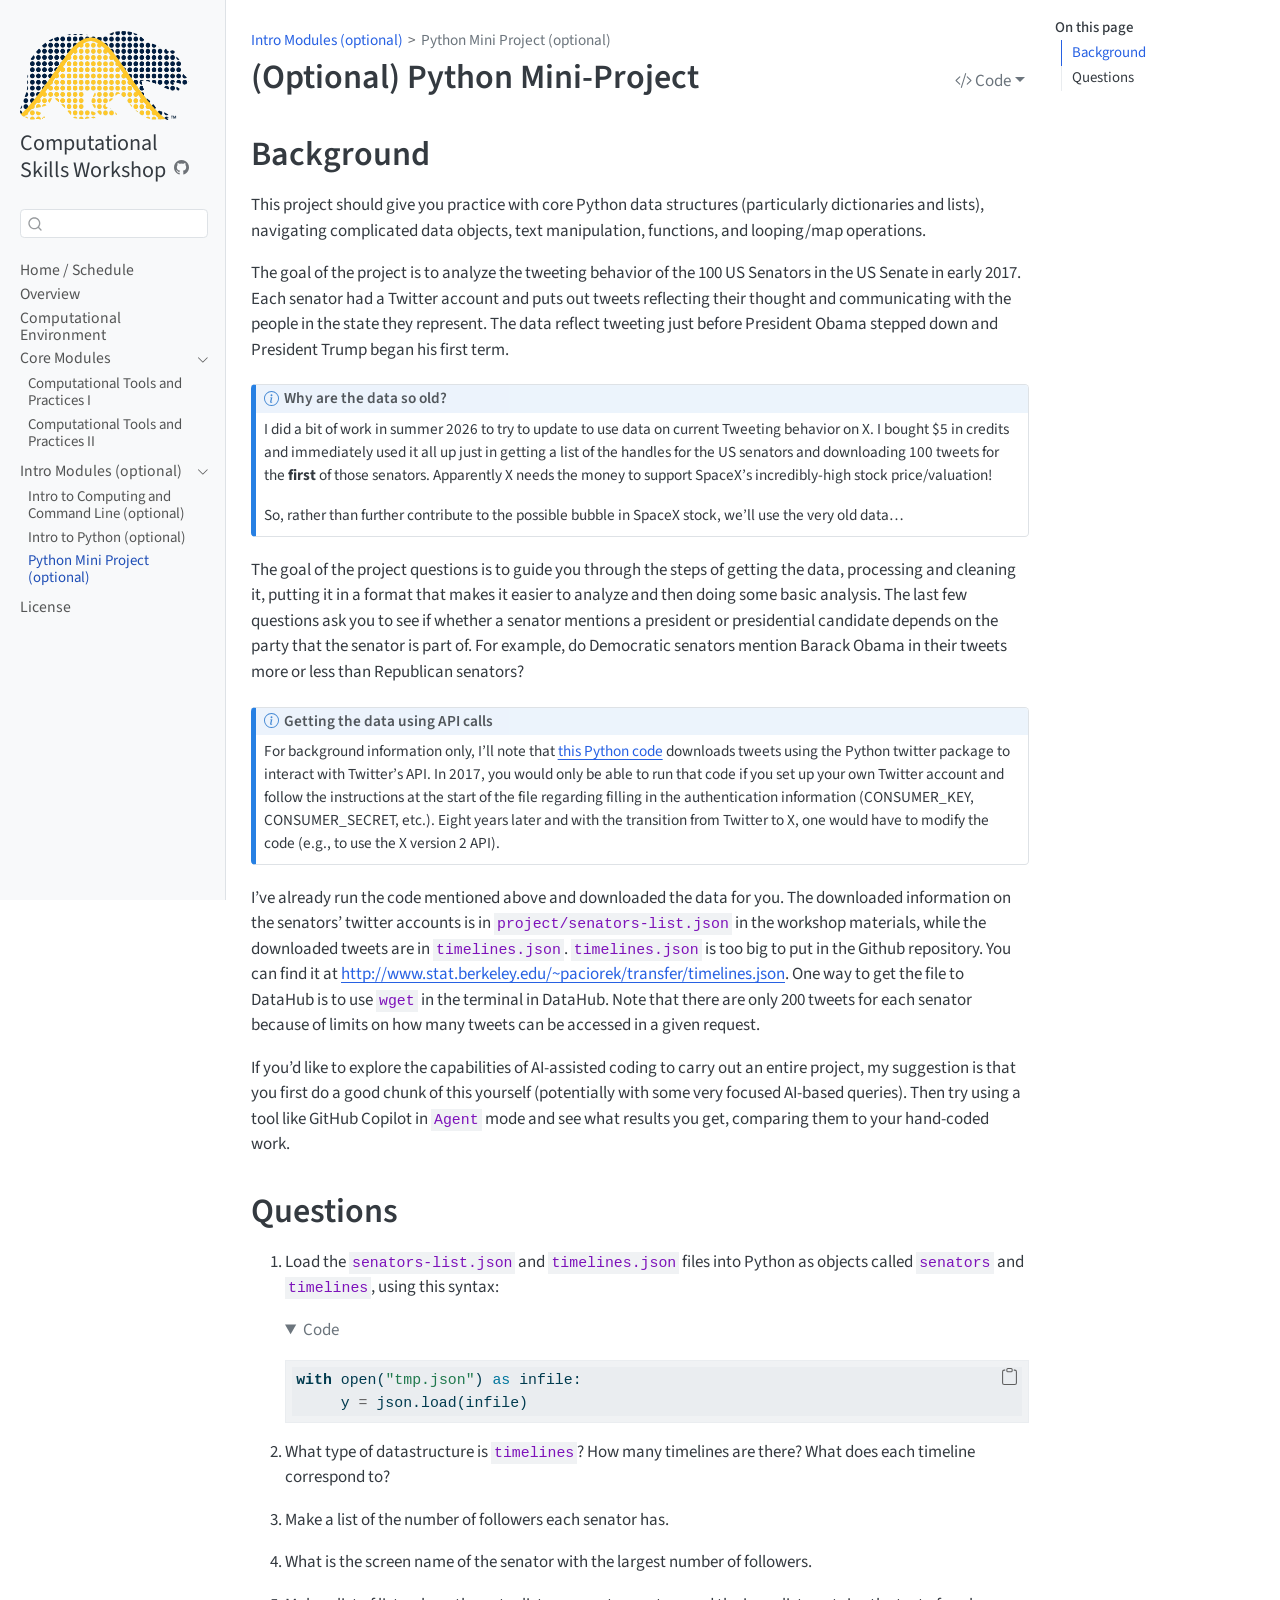
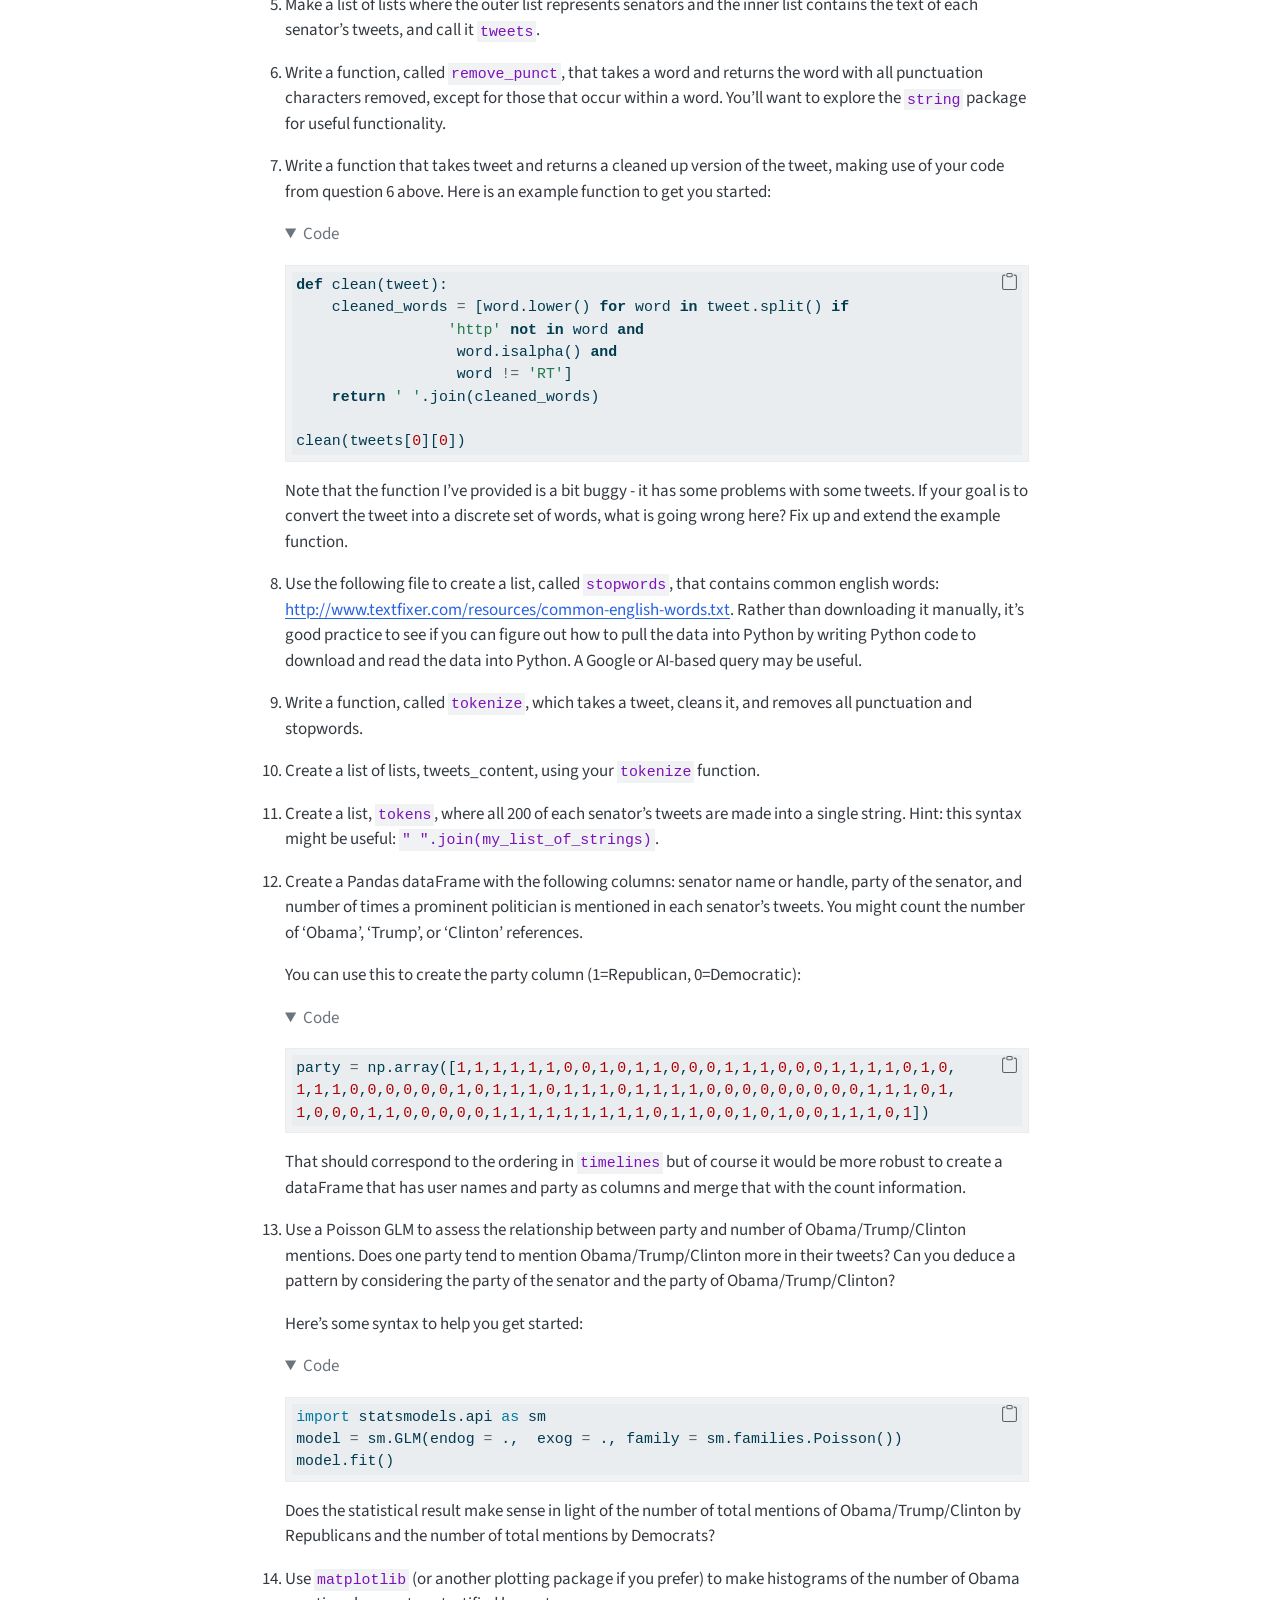
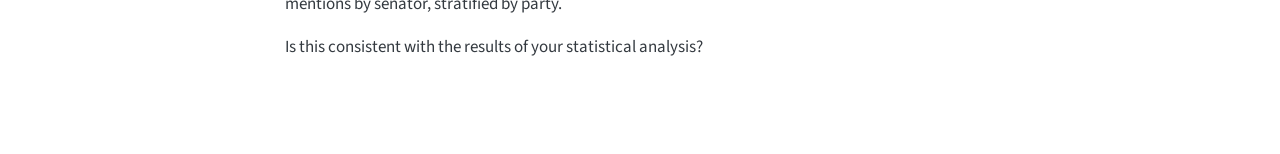
<file: units/mini-project.html>
<!DOCTYPE html>
<html xmlns="http://www.w3.org/1999/xhtml" lang="en" xml:lang="en"><head>

<meta charset="utf-8">
<meta name="generator" content="quarto-1.9.38">

<meta name="viewport" content="width=device-width, initial-scale=1.0, user-scalable=yes">


<title>(Optional) Python Mini-Project</title>
<style>
/* Default styles provided by pandoc.
** See https://pandoc.org/MANUAL.html#variables-for-html for config info.
*/
code{white-space: pre-wrap;}
span.smallcaps{font-variant: small-caps;}
div.columns{display: flex; gap: min(4vw, 1.5em);}
div.column{flex: auto; overflow-x: auto;}
div.hanging-indent{margin-left: 1.5em; text-indent: -1.5em;}
ul.task-list{list-style: none;}
ul.task-list li input[type="checkbox"] {
  width: 0.8em;
  margin: 0 0.8em 0.2em -1em; /* quarto-specific, see https://github.com/quarto-dev/quarto-cli/issues/4556 */ 
  vertical-align: middle;
}
/* CSS for syntax highlighting */
html { -webkit-text-size-adjust: 100%; }
pre > code.sourceCode { white-space: pre; position: relative; }
pre > code.sourceCode > span { display: inline-block; line-height: 1.25; }
pre > code.sourceCode > span:empty { height: 1.2em; }
.sourceCode { overflow: visible; }
code.sourceCode > span { color: inherit; text-decoration: inherit; }
div.sourceCode { margin: 1em 0; }
pre.sourceCode { margin: 0; }
@media screen {
div.sourceCode { overflow: auto; }
}
@media print {
pre > code.sourceCode { white-space: pre-wrap; }
pre > code.sourceCode > span { text-indent: -5em; padding-left: 5em; }
}
pre.numberSource code
  { counter-reset: source-line 0; }
pre.numberSource code > span
  { position: relative; left: -4em; counter-increment: source-line; }
pre.numberSource code > span > a:first-child::before
  { content: counter(source-line);
    position: relative; left: -1em; text-align: right; vertical-align: baseline;
    border: none; display: inline-block;
    -webkit-touch-callout: none; -webkit-user-select: none;
    -khtml-user-select: none; -moz-user-select: none;
    -ms-user-select: none; user-select: none;
    padding: 0 4px; width: 4em;
  }
pre.numberSource { margin-left: 3em;  padding-left: 4px; }
div.sourceCode
  {   }
@media screen {
pre > code.sourceCode > span > a:first-child::before { text-decoration: underline; }
}
</style>


<script src="../site_libs/quarto-nav/quarto-nav.js"></script>
<script src="../site_libs/quarto-nav/headroom.min.js"></script>
<script src="../site_libs/clipboard/clipboard.min.js"></script>
<script src="../site_libs/quarto-search/autocomplete.umd.js"></script>
<script src="../site_libs/quarto-search/fuse.min.js"></script>
<script src="../site_libs/quarto-search/quarto-search.js"></script>
<meta name="quarto:offset" content="../">
<script src="../site_libs/quarto-html/quarto.js" type="module"></script>
<script src="../site_libs/quarto-html/tabsets/tabsets.js" type="module"></script>
<script src="../site_libs/quarto-html/popper.min.js"></script>
<script src="../site_libs/quarto-html/tippy.umd.min.js"></script>
<script src="../site_libs/quarto-html/anchor.min.js"></script>
<link href="../site_libs/quarto-html/tippy.css" rel="stylesheet">
<link href="../site_libs/quarto-html/quarto-syntax-highlighting-15634bcf2e68342d4ad2dfa704d543f6.css" rel="stylesheet" id="quarto-text-highlighting-styles">
<script src="../site_libs/bootstrap/bootstrap.min.js"></script>
<link href="../site_libs/bootstrap/bootstrap-icons.css" rel="stylesheet">
<link href="../site_libs/bootstrap/bootstrap-67f4b2f198c787316d44448b3d063643.min.css" rel="stylesheet" append-hash="true" id="quarto-bootstrap" data-mode="light">
<script id="quarto-search-options" type="application/json">{
  "location": "sidebar",
  "copy-button": false,
  "collapse-after": 3,
  "panel-placement": "start",
  "type": "textbox",
  "limit": 50,
  "keyboard-shortcut": [
    "f",
    "/",
    "s"
  ],
  "show-item-context": false,
  "language": {
    "search-no-results-text": "No results",
    "search-matching-documents-text": "matching documents",
    "search-copy-link-title": "Copy link to search",
    "search-hide-matches-text": "Hide additional matches",
    "search-more-match-text": "more match in this document",
    "search-more-matches-text": "more matches in this document",
    "search-clear-button-title": "Clear",
    "search-text-placeholder": "",
    "search-detached-cancel-button-title": "Cancel",
    "search-submit-button-title": "Submit",
    "search-label": "Search"
  }
}</script>


<link rel="stylesheet" href="../assets/styles.css">
</head>

<body class="nav-sidebar docked quarto-light">

<div id="quarto-search-results"></div>
  <header id="quarto-header" class="headroom fixed-top">
  <nav class="quarto-secondary-nav">
    <div class="container-fluid d-flex">
      <button type="button" class="quarto-btn-toggle btn" data-bs-toggle="collapse" role="button" data-bs-target=".quarto-sidebar-collapse-item" aria-controls="quarto-sidebar" aria-expanded="false" aria-label="Toggle sidebar navigation" onclick="if (window.quartoToggleHeadroom) { window.quartoToggleHeadroom(); }">
        <i class="bi bi-layout-text-sidebar-reverse"></i>
      </button>
        <nav class="quarto-page-breadcrumbs" aria-label="breadcrumb"><ol class="breadcrumb"><li class="breadcrumb-item"><a href="../units/intro-computing.html">Intro Modules (optional)</a></li><li class="breadcrumb-item"><a href="../units/mini-project.html">Python Mini Project (optional)</a></li></ol></nav>
        <a class="flex-grow-1" role="navigation" data-bs-toggle="collapse" data-bs-target=".quarto-sidebar-collapse-item" aria-controls="quarto-sidebar" aria-expanded="false" aria-label="Toggle sidebar navigation" onclick="if (window.quartoToggleHeadroom) { window.quartoToggleHeadroom(); }">      
        </a>
      <button type="button" class="btn quarto-search-button" aria-label="Search" onclick="window.quartoOpenSearch();">
        <i class="bi bi-search"></i>
      </button>
    </div>
  </nav>
</header>
<!-- content -->
<div id="quarto-content" class="quarto-container page-columns page-rows-contents page-layout-article">
<!-- sidebar -->
  <nav id="quarto-sidebar" class="sidebar collapse collapse-horizontal quarto-sidebar-collapse-item sidebar-navigation docked overflow-auto">
    <div class="pt-lg-2 mt-2 text-left sidebar-header sidebar-header-stacked">
      <a href="../index.html" class="sidebar-logo-link">
      <img src="../assets/stat_bear.png" alt="" class="sidebar-logo light-content py-0 d-lg-inline d-none">
      <img src="../assets/stat_bear.png" alt="" class="sidebar-logo dark-content py-0 d-lg-inline d-none">
      </a>
    <div class="sidebar-title mb-0 py-0">
      <a href="../">Computational Skills Workshop</a> 
        <div class="sidebar-tools-main">
    <a href="https://github.com/berkeley-scf/compute-skills-2026" title="" class="quarto-navigation-tool px-1" aria-label=""><i class="bi bi-github"></i></a>
</div>
    </div>
      </div>
        <div class="mt-2 flex-shrink-0 align-items-center">
        <div class="sidebar-search">
        <div id="quarto-search" class="" title="Search"></div>
        </div>
        </div>
    <div class="sidebar-menu-container"> 
    <ul class="list-unstyled mt-1">
        <li class="sidebar-item">
  <div class="sidebar-item-container"> 
  <a href="../index.html" class="sidebar-item-text sidebar-link">
 <span class="menu-text">Home / Schedule</span></a>
  </div>
</li>
        <li class="sidebar-item">
  <div class="sidebar-item-container"> 
  <a href="../syllabus.html" class="sidebar-item-text sidebar-link">
 <span class="menu-text">Overview</span></a>
  </div>
</li>
        <li class="sidebar-item">
  <div class="sidebar-item-container"> 
  <a href="../prep.html" class="sidebar-item-text sidebar-link">
 <span class="menu-text">Computational Environment</span></a>
  </div>
</li>
        <li class="sidebar-item sidebar-item-section">
      <div class="sidebar-item-container"> 
            <a class="sidebar-item-text sidebar-link text-start" data-bs-toggle="collapse" data-bs-target="#quarto-sidebar-section-1" role="navigation" aria-expanded="true">
 <span class="menu-text">Core Modules</span></a>
          <a class="sidebar-item-toggle text-start" data-bs-toggle="collapse" data-bs-target="#quarto-sidebar-section-1" role="navigation" aria-expanded="true" aria-label="Toggle section">
            <i class="bi bi-chevron-right ms-2"></i>
          </a> 
      </div>
      <ul id="quarto-sidebar-section-1" class="collapse list-unstyled sidebar-section depth1 show">  
          <li class="sidebar-item">
  <div class="sidebar-item-container"> 
  <a href="../units/comp-practices.html" class="sidebar-item-text sidebar-link">
 <span class="menu-text">Computational Tools and Practices I</span></a>
  </div>
</li>
          <li class="sidebar-item">
  <div class="sidebar-item-container"> 
  <a href="../units/additional-topics.html" class="sidebar-item-text sidebar-link">
 <span class="menu-text">Computational Tools and Practices II</span></a>
  </div>
</li>
      </ul>
  </li>
        <li class="sidebar-item sidebar-item-section">
      <div class="sidebar-item-container"> 
            <a class="sidebar-item-text sidebar-link text-start" data-bs-toggle="collapse" data-bs-target="#quarto-sidebar-section-2" role="navigation" aria-expanded="true">
 <span class="menu-text">Intro Modules (optional)</span></a>
          <a class="sidebar-item-toggle text-start" data-bs-toggle="collapse" data-bs-target="#quarto-sidebar-section-2" role="navigation" aria-expanded="true" aria-label="Toggle section">
            <i class="bi bi-chevron-right ms-2"></i>
          </a> 
      </div>
      <ul id="quarto-sidebar-section-2" class="collapse list-unstyled sidebar-section depth1 show">  
          <li class="sidebar-item">
  <div class="sidebar-item-container"> 
  <a href="../units/intro-computing.html" class="sidebar-item-text sidebar-link">
 <span class="menu-text">Intro to Computing and Command Line (optional)</span></a>
  </div>
</li>
          <li class="sidebar-item">
  <div class="sidebar-item-container"> 
  <a href="../units/intro-python.html" class="sidebar-item-text sidebar-link">
 <span class="menu-text">Intro to Python (optional)</span></a>
  </div>
</li>
          <li class="sidebar-item">
  <div class="sidebar-item-container"> 
  <a href="../units/mini-project.html" class="sidebar-item-text sidebar-link active">
 <span class="menu-text">Python Mini Project (optional)</span></a>
  </div>
</li>
      </ul>
  </li>
        <li class="sidebar-item">
  <div class="sidebar-item-container"> 
  <a href="../license.html" class="sidebar-item-text sidebar-link">
 <span class="menu-text">License</span></a>
  </div>
</li>
    </ul>
    </div>
</nav>
<div id="quarto-sidebar-glass" class="quarto-sidebar-collapse-item" data-bs-toggle="collapse" data-bs-target=".quarto-sidebar-collapse-item"></div>
<!-- margin-sidebar -->
    <div id="quarto-margin-sidebar" class="sidebar margin-sidebar">
        <nav id="TOC" role="doc-toc" class="toc-active">
    <h2 id="toc-title">On this page</h2>
   
  <ul>
  <li><a href="#background" id="toc-background" class="nav-link active" data-scroll-target="#background">Background</a></li>
  <li><a href="#questions" id="toc-questions" class="nav-link" data-scroll-target="#questions">Questions</a></li>
  </ul>
</nav>
    </div>
<!-- main -->
<main class="content" id="quarto-document-content">

<header id="title-block-header" class="quarto-title-block default"><nav class="quarto-page-breadcrumbs quarto-title-breadcrumbs d-none d-lg-block" aria-label="breadcrumb"><ol class="breadcrumb"><li class="breadcrumb-item"><a href="../units/intro-computing.html">Intro Modules (optional)</a></li><li class="breadcrumb-item"><a href="../units/mini-project.html">Python Mini Project (optional)</a></li></ol></nav>
<div class="quarto-title">
<div class="quarto-title-block"><div><h1 class="title">(Optional) Python Mini-Project</h1><button type="button" class="btn code-tools-button dropdown-toggle" id="quarto-code-tools-menu" data-bs-toggle="dropdown" aria-expanded="false"><i class="bi"></i> Code</button><ul class="dropdown-menu dropdown-menu-end" aria-labelelledby="quarto-code-tools-menu"><li><a id="quarto-show-all-code" class="dropdown-item" href="javascript:void(0)" role="button">Show All Code</a></li><li><a id="quarto-hide-all-code" class="dropdown-item" href="javascript:void(0)" role="button">Hide All Code</a></li><li><hr class="dropdown-divider"></li><li><a id="quarto-view-source" class="dropdown-item" href="javascript:void(0)" role="button">View Source</a></li></ul></div></div>
</div>



<div class="quarto-title-meta">

    
  
    
  </div>
  


</header>


<section id="background" class="level1">
<h1>Background</h1>
<p>This project should give you practice with core Python data structures (particularly dictionaries and lists), navigating complicated data objects, text manipulation, functions, and looping/map operations.</p>
<p>The goal of the project is to analyze the tweeting behavior of the 100 US Senators in the US Senate in early 2017. Each senator had a Twitter account and puts out tweets reflecting their thought and communicating with the people in the state they represent. The data reflect tweeting just before President Obama stepped down and President Trump began his first term.</p>
<div class="callout callout-style-default callout-note callout-titled" title="Why are the data so old?">
<div class="callout-header d-flex align-content-center">
<div class="callout-icon-container">
<i class="callout-icon"></i>
</div>
<div class="callout-title-container flex-fill">
<span class="screen-reader-only">Note</span>Why are the data so old?
</div>
</div>
<div class="callout-body-container callout-body">
<p>I did a bit of work in summer 2026 to try to update to use data on current Tweeting behavior on X. I bought $5 in credits and immediately used it all up just in getting a list of the handles for the US senators and downloading 100 tweets for the <strong>first</strong> of those senators. Apparently X needs the money to support SpaceX’s incredibly-high stock price/valuation!</p>
<p>So, rather than further contribute to the possible bubble in SpaceX stock, we’ll use the very old data…</p>
</div>
</div>
<p>The goal of the project questions is to guide you through the steps of getting the data, processing and cleaning it, putting it in a format that makes it easier to analyze and then doing some basic analysis. The last few questions ask you to see if whether a senator mentions a president or presidential candidate depends on the party that the senator is part of. For example, do Democratic senators mention Barack Obama in their tweets more or less than Republican senators?</p>
<div class="callout callout-style-default callout-note callout-titled" title="Getting the data using API calls">
<div class="callout-header d-flex align-content-center">
<div class="callout-icon-container">
<i class="callout-icon"></i>
</div>
<div class="callout-title-container flex-fill">
<span class="screen-reader-only">Note</span>Getting the data using API calls
</div>
</div>
<div class="callout-body-container callout-body">
<p>For background information only, I’ll note that <a href="../project/fetch_senator_tweets.py">this Python code</a> downloads tweets using the Python twitter package to interact with Twitter’s API. In 2017, you would only be able to run that code if you set up your own Twitter account and follow the instructions at the start of the file regarding filling in the authentication information (CONSUMER_KEY, CONSUMER_SECRET, etc.). Eight years later and with the transition from Twitter to X, one would have to modify the code (e.g., to use the X version 2 API).</p>
</div>
</div>
<p>I’ve already run the code mentioned above and downloaded the data for you. The downloaded information on the senators’ twitter accounts is in <code>project/senators-list.json</code> in the workshop materials, while the downloaded tweets are in <code>timelines.json</code>. <code>timelines.json</code> is too big to put in the Github repository. You can find it at <a href="http://www.stat.berkeley.edu/~paciorek/transfer/timelines.json" class="uri">http://www.stat.berkeley.edu/~paciorek/transfer/timelines.json</a>. One way to get the file to DataHub is to use <code>wget</code> in the terminal in DataHub. Note that there are only 200 tweets for each senator because of limits on how many tweets can be accessed in a given request.</p>
<p>If you’d like to explore the capabilities of AI-assisted coding to carry out an entire project, my suggestion is that you first do a good chunk of this yourself (potentially with some very focused AI-based queries). Then try using a tool like GitHub Copilot in <code>Agent</code> mode and see what results you get, comparing them to your hand-coded work.</p>
</section>
<section id="questions" class="level1">
<h1>Questions</h1>
<ol type="1">
<li><p>Load the <code>senators-list.json</code> and <code>timelines.json</code> files into Python as objects called <code>senators</code> and <code>timelines</code>, using this syntax:</p>
<div id="938714a4" class="cell" data-execution_count="1">
<details open="" class="code-fold">
<summary>Code</summary>
<div class="code-copy-outer-scaffold"><div class="sourceCode cell-code" id="cb1"><pre class="sourceCode python code-with-copy"><code class="sourceCode python"><span id="cb1-1"><a href="#cb1-1" aria-hidden="true" tabindex="-1"></a><span class="cf">with</span> <span class="bu">open</span>(<span class="st">"tmp.json"</span>) <span class="im">as</span> infile:</span>
<span id="cb1-2"><a href="#cb1-2" aria-hidden="true" tabindex="-1"></a>     y <span class="op">=</span> json.load(infile)</span></code></pre></div><button title="Copy to Clipboard" class="code-copy-button"><i class="bi"></i></button></div>
</details>
</div></li>
<li><p>What type of datastructure is <code>timelines</code>? How many timelines are there? What does each timeline correspond to?</p></li>
<li><p>Make a list of the number of followers each senator has.</p></li>
<li><p>What is the screen name of the senator with the largest number of followers.</p></li>
<li><p>Make a list of lists where the outer list represents senators and the inner list contains the text of each senator’s tweets, and call it <code>tweets</code>.</p></li>
<li><p>Write a function, called <code>remove_punct</code>, that takes a word and returns the word with all punctuation characters removed, except for those that occur within a word. You’ll want to explore the <code>string</code> package for useful functionality.</p></li>
<li><p>Write a function that takes tweet and returns a cleaned up version of the tweet, making use of your code from question 6 above. Here is an example function to get you started:</p>
<div id="912989e5" class="cell" data-execution_count="2">
<details open="" class="code-fold">
<summary>Code</summary>
<div class="code-copy-outer-scaffold"><div class="sourceCode cell-code" id="cb2"><pre class="sourceCode python code-with-copy"><code class="sourceCode python"><span id="cb2-1"><a href="#cb2-1" aria-hidden="true" tabindex="-1"></a><span class="kw">def</span> clean(tweet):</span>
<span id="cb2-2"><a href="#cb2-2" aria-hidden="true" tabindex="-1"></a>    cleaned_words <span class="op">=</span> [word.lower() <span class="cf">for</span> word <span class="kw">in</span> tweet.split() <span class="cf">if</span></span>
<span id="cb2-3"><a href="#cb2-3" aria-hidden="true" tabindex="-1"></a>                 <span class="st">'http'</span> <span class="kw">not</span> <span class="kw">in</span> word <span class="kw">and</span></span>
<span id="cb2-4"><a href="#cb2-4" aria-hidden="true" tabindex="-1"></a>                  word.isalpha() <span class="kw">and</span></span>
<span id="cb2-5"><a href="#cb2-5" aria-hidden="true" tabindex="-1"></a>                  word <span class="op">!=</span> <span class="st">'RT'</span>]</span>
<span id="cb2-6"><a href="#cb2-6" aria-hidden="true" tabindex="-1"></a>    <span class="cf">return</span> <span class="st">' '</span>.join(cleaned_words)</span>
<span id="cb2-7"><a href="#cb2-7" aria-hidden="true" tabindex="-1"></a></span>
<span id="cb2-8"><a href="#cb2-8" aria-hidden="true" tabindex="-1"></a>clean(tweets[<span class="dv">0</span>][<span class="dv">0</span>])</span></code></pre></div><button title="Copy to Clipboard" class="code-copy-button"><i class="bi"></i></button></div>
</details>
</div>
<p>Note that the function I’ve provided is a bit buggy - it has some problems with some tweets. If your goal is to convert the tweet into a discrete set of words, what is going wrong here? Fix up and extend the example function.</p></li>
<li><p>Use the following file to create a list, called <code>stopwords</code>, that contains common english words: <a href="http://www.textfixer.com/resources/common-english-words.txt" class="uri">http://www.textfixer.com/resources/common-english-words.txt</a>. Rather than downloading it manually, it’s good practice to see if you can figure out how to pull the data into Python by writing Python code to download and read the data into Python. A Google or AI-based query may be useful.</p></li>
<li><p>Write a function, called <code>tokenize</code>, which takes a tweet, cleans it, and removes all punctuation and stopwords.</p></li>
<li><p>Create a list of lists, tweets_content, using your <code>tokenize</code> function.</p></li>
<li><p>Create a list, <code>tokens</code>, where all 200 of each senator’s tweets are made into a single string. Hint: this syntax might be useful: <code>" ".join(my_list_of_strings)</code>.</p></li>
<li><p>Create a Pandas dataFrame with the following columns: senator name or handle, party of the senator, and number of times a prominent politician is mentioned in each senator’s tweets. You might count the number of ‘Obama’, ‘Trump’, or ‘Clinton’ references.</p>
<p>You can use this to create the party column (1=Republican, 0=Democratic):</p>
<div id="de508fab" class="cell" data-execution_count="3">
<details open="" class="code-fold">
<summary>Code</summary>
<div class="code-copy-outer-scaffold"><div class="sourceCode cell-code" id="cb3"><pre class="sourceCode python code-with-copy"><code class="sourceCode python"><span id="cb3-1"><a href="#cb3-1" aria-hidden="true" tabindex="-1"></a>party <span class="op">=</span> np.array([<span class="dv">1</span>,<span class="dv">1</span>,<span class="dv">1</span>,<span class="dv">1</span>,<span class="dv">1</span>,<span class="dv">1</span>,<span class="dv">0</span>,<span class="dv">0</span>,<span class="dv">1</span>,<span class="dv">0</span>,<span class="dv">1</span>,<span class="dv">1</span>,<span class="dv">0</span>,<span class="dv">0</span>,<span class="dv">0</span>,<span class="dv">1</span>,<span class="dv">1</span>,<span class="dv">1</span>,<span class="dv">0</span>,<span class="dv">0</span>,<span class="dv">0</span>,<span class="dv">1</span>,<span class="dv">1</span>,<span class="dv">1</span>,<span class="dv">1</span>,<span class="dv">0</span>,<span class="dv">1</span>,<span class="dv">0</span>,</span>
<span id="cb3-2"><a href="#cb3-2" aria-hidden="true" tabindex="-1"></a><span class="dv">1</span>,<span class="dv">1</span>,<span class="dv">1</span>,<span class="dv">0</span>,<span class="dv">0</span>,<span class="dv">0</span>,<span class="dv">0</span>,<span class="dv">0</span>,<span class="dv">0</span>,<span class="dv">1</span>,<span class="dv">0</span>,<span class="dv">1</span>,<span class="dv">1</span>,<span class="dv">1</span>,<span class="dv">0</span>,<span class="dv">1</span>,<span class="dv">1</span>,<span class="dv">1</span>,<span class="dv">0</span>,<span class="dv">1</span>,<span class="dv">1</span>,<span class="dv">1</span>,<span class="dv">1</span>,<span class="dv">0</span>,<span class="dv">0</span>,<span class="dv">0</span>,<span class="dv">0</span>,<span class="dv">0</span>,<span class="dv">0</span>,<span class="dv">0</span>,<span class="dv">0</span>,<span class="dv">0</span>,<span class="dv">1</span>,<span class="dv">1</span>,<span class="dv">1</span>,<span class="dv">0</span>,<span class="dv">1</span>,</span>
<span id="cb3-3"><a href="#cb3-3" aria-hidden="true" tabindex="-1"></a><span class="dv">1</span>,<span class="dv">0</span>,<span class="dv">0</span>,<span class="dv">0</span>,<span class="dv">1</span>,<span class="dv">1</span>,<span class="dv">0</span>,<span class="dv">0</span>,<span class="dv">0</span>,<span class="dv">0</span>,<span class="dv">0</span>,<span class="dv">1</span>,<span class="dv">1</span>,<span class="dv">1</span>,<span class="dv">1</span>,<span class="dv">1</span>,<span class="dv">1</span>,<span class="dv">1</span>,<span class="dv">1</span>,<span class="dv">1</span>,<span class="dv">0</span>,<span class="dv">1</span>,<span class="dv">1</span>,<span class="dv">0</span>,<span class="dv">0</span>,<span class="dv">1</span>,<span class="dv">0</span>,<span class="dv">1</span>,<span class="dv">0</span>,<span class="dv">0</span>,<span class="dv">1</span>,<span class="dv">1</span>,<span class="dv">1</span>,<span class="dv">0</span>,<span class="dv">1</span>])</span></code></pre></div><button title="Copy to Clipboard" class="code-copy-button"><i class="bi"></i></button></div>
</details>
</div>
<p>That should correspond to the ordering in <code>timelines</code> but of course it would be more robust to create a dataFrame that has user names and party as columns and merge that with the count information.</p></li>
<li><p>Use a Poisson GLM to assess the relationship between party and number of Obama/Trump/Clinton mentions. Does one party tend to mention Obama/Trump/Clinton more in their tweets? Can you deduce a pattern by considering the party of the senator and the party of Obama/Trump/Clinton?</p>
<p>Here’s some syntax to help you get started:</p>
<div id="a5cf0263" class="cell" data-execution_count="4">
<details open="" class="code-fold">
<summary>Code</summary>
<div class="code-copy-outer-scaffold"><div class="sourceCode cell-code" id="cb4"><pre class="sourceCode python code-with-copy"><code class="sourceCode python"><span id="cb4-1"><a href="#cb4-1" aria-hidden="true" tabindex="-1"></a><span class="im">import</span> statsmodels.api <span class="im">as</span> sm</span>
<span id="cb4-2"><a href="#cb4-2" aria-hidden="true" tabindex="-1"></a>model <span class="op">=</span> sm.GLM(endog <span class="op">=</span> .,  exog <span class="op">=</span> ., family <span class="op">=</span> sm.families.Poisson())</span>
<span id="cb4-3"><a href="#cb4-3" aria-hidden="true" tabindex="-1"></a>model.fit()</span></code></pre></div><button title="Copy to Clipboard" class="code-copy-button"><i class="bi"></i></button></div>
</details>
</div>
<p>Does the statistical result make sense in light of the number of total mentions of Obama/Trump/Clinton by Republicans and the number of total mentions by Democrats?</p></li>
<li><p>Use <code>matplotlib</code> (or another plotting package if you prefer) to make histograms of the number of Obama mentions by senator, stratified by party.</p>
<p>Is this consistent with the results of your statistical analysis?</p></li>
</ol>


<!-- -->

</section>

</main> <!-- /main -->
<script id="quarto-html-after-body" type="application/javascript">
  window.document.addEventListener("DOMContentLoaded", function (event) {
    const icon = "";
    const anchorJS = new window.AnchorJS();
    anchorJS.options = {
      placement: 'right',
      icon: icon
    };
    anchorJS.add('.anchored');
    const isCodeAnnotation = (el) => {
      for (const clz of el.classList) {
        if (clz.startsWith('code-annotation-')) {                     
          return true;
        }
      }
      return false;
    }
    const onCopySuccess = function(e) {
      // button target
      const button = e.trigger;
      // don't keep focus
      button.blur();
      // flash "checked"
      button.classList.add('code-copy-button-checked');
      var currentTitle = button.getAttribute("title");
      button.setAttribute("title", "Copied!");
      let tooltip;
      if (window.bootstrap) {
        button.setAttribute("data-bs-toggle", "tooltip");
        button.setAttribute("data-bs-placement", "left");
        button.setAttribute("data-bs-title", "Copied!");
        tooltip = new bootstrap.Tooltip(button, 
          { trigger: "manual", 
            customClass: "code-copy-button-tooltip",
            offset: [0, -8]});
        tooltip.show();    
      }
      setTimeout(function() {
        if (tooltip) {
          tooltip.hide();
          button.removeAttribute("data-bs-title");
          button.removeAttribute("data-bs-toggle");
          button.removeAttribute("data-bs-placement");
        }
        button.setAttribute("title", currentTitle);
        button.classList.remove('code-copy-button-checked');
      }, 1000);
      // clear code selection
      e.clearSelection();
    }
    const getTextToCopy = function(trigger) {
      const outerScaffold = trigger.parentElement.cloneNode(true);
      const codeEl = outerScaffold.querySelector('code');
      for (const childEl of codeEl.children) {
        if (isCodeAnnotation(childEl)) {
          childEl.remove();
        }
      }
      return codeEl.innerText;
    }
    const clipboard = new window.ClipboardJS('.code-copy-button:not([data-in-quarto-modal])', {
      text: getTextToCopy
    });
    clipboard.on('success', onCopySuccess);
    if (window.document.getElementById('quarto-embedded-source-code-modal')) {
      const clipboardModal = new window.ClipboardJS('.code-copy-button[data-in-quarto-modal]', {
        text: getTextToCopy,
        container: window.document.getElementById('quarto-embedded-source-code-modal')
      });
      clipboardModal.on('success', onCopySuccess);
    }
    const viewSource = window.document.getElementById('quarto-view-source') ||
                       window.document.getElementById('quarto-code-tools-source');
    if (viewSource) {
      const sourceUrl = viewSource.getAttribute("data-quarto-source-url");
      viewSource.addEventListener("click", function(e) {
        if (sourceUrl) {
          // rstudio viewer pane
          if (/\bcapabilities=\b/.test(window.location)) {
            window.open(sourceUrl);
          } else {
            window.location.href = sourceUrl;
          }
        } else {
          const modal = new bootstrap.Modal(document.getElementById('quarto-embedded-source-code-modal'));
          modal.show();
        }
        return false;
      });
    }
    function toggleCodeHandler(show) {
      return function(e) {
        const detailsSrc = window.document.querySelectorAll(".cell > details > .sourceCode");
        for (let i=0; i<detailsSrc.length; i++) {
          const details = detailsSrc[i].parentElement;
          if (show) {
            details.open = true;
          } else {
            details.removeAttribute("open");
          }
        }
        const cellCodeDivs = window.document.querySelectorAll(".cell > .sourceCode");
        const fromCls = show ? "hidden" : "unhidden";
        const toCls = show ? "unhidden" : "hidden";
        for (let i=0; i<cellCodeDivs.length; i++) {
          const codeDiv = cellCodeDivs[i];
          if (codeDiv.classList.contains(fromCls)) {
            codeDiv.classList.remove(fromCls);
            codeDiv.classList.add(toCls);
          } 
        }
        return false;
      }
    }
    const hideAllCode = window.document.getElementById("quarto-hide-all-code");
    if (hideAllCode) {
      hideAllCode.addEventListener("click", toggleCodeHandler(false));
    }
    const showAllCode = window.document.getElementById("quarto-show-all-code");
    if (showAllCode) {
      showAllCode.addEventListener("click", toggleCodeHandler(true));
    }
      var localhostRegex = new RegExp(/^(?:http|https):\/\/localhost\:?[0-9]*\//);
      var mailtoRegex = new RegExp(/^mailto:/);
        var filterRegex = new RegExp("https:\/\/berkeley-scf\.github\.io\/compute-skills-2026");
      var isInternal = (href) => {
          return filterRegex.test(href) || localhostRegex.test(href) || mailtoRegex.test(href);
      }
      // Inspect non-navigation links and adorn them if external
     var links = window.document.querySelectorAll('a[href]:not(.nav-link):not(.navbar-brand):not(.toc-action):not(.sidebar-link):not(.sidebar-item-toggle):not(.pagination-link):not(.no-external):not([aria-hidden]):not(.dropdown-item):not(.quarto-navigation-tool):not(.about-link)');
      for (var i=0; i<links.length; i++) {
        const link = links[i];
        if (!isInternal(link.href)) {
          // undo the damage that might have been done by quarto-nav.js in the case of
          // links that we want to consider external
          if (link.dataset.originalHref !== undefined) {
            link.href = link.dataset.originalHref;
          }
        }
      }
    function tippyHover(el, contentFn, onTriggerFn, onUntriggerFn) {
      const config = {
        allowHTML: true,
        maxWidth: 500,
        delay: 100,
        arrow: false,
        appendTo: function(el) {
            return el.parentElement;
        },
        interactive: true,
        interactiveBorder: 10,
        theme: 'quarto',
        placement: 'bottom-start',
      };
      if (contentFn) {
        config.content = contentFn;
      }
      if (onTriggerFn) {
        config.onTrigger = onTriggerFn;
      }
      if (onUntriggerFn) {
        config.onUntrigger = onUntriggerFn;
      }
      window.tippy(el, config); 
    }
    const noterefs = window.document.querySelectorAll('a[role="doc-noteref"]');
    for (var i=0; i<noterefs.length; i++) {
      const ref = noterefs[i];
      tippyHover(ref, function() {
        // use id or data attribute instead here
        let href = ref.getAttribute('data-footnote-href') || ref.getAttribute('href');
        try { href = new URL(href).hash; } catch {}
        const id = href.replace(/^#\/?/, "");
        const note = window.document.getElementById(id);
        if (note) {
          return note.innerHTML;
        } else {
          return "";
        }
      });
    }
    const xrefs = window.document.querySelectorAll('a.quarto-xref');
    const processXRef = (id, note) => {
      // Strip column container classes
      const stripColumnClz = (el) => {
        el.classList.remove("page-full", "page-columns");
        if (el.children) {
          for (const child of el.children) {
            stripColumnClz(child);
          }
        }
      }
      stripColumnClz(note)
      if (id === null || id.startsWith('sec-')) {
        // Special case sections, only their first couple elements
        const container = document.createElement("div");
        if (note.children && note.children.length > 2) {
          container.appendChild(note.children[0].cloneNode(true));
          for (let i = 1; i < note.children.length; i++) {
            const child = note.children[i];
            if (child.tagName === "P" && child.innerText === "") {
              continue;
            } else {
              container.appendChild(child.cloneNode(true));
              break;
            }
          }
          if (window.Quarto?.typesetMath) {
            window.Quarto.typesetMath(container);
          }
          return container.innerHTML
        } else {
          if (window.Quarto?.typesetMath) {
            window.Quarto.typesetMath(note);
          }
          return note.innerHTML;
        }
      } else {
        // Remove any anchor links if they are present
        const anchorLink = note.querySelector('a.anchorjs-link');
        if (anchorLink) {
          anchorLink.remove();
        }
        if (window.Quarto?.typesetMath) {
          window.Quarto.typesetMath(note);
        }
        if (note.classList.contains("callout")) {
          return note.outerHTML;
        } else {
          return note.innerHTML;
        }
      }
    }
    for (var i=0; i<xrefs.length; i++) {
      const xref = xrefs[i];
      tippyHover(xref, undefined, function(instance) {
        instance.disable();
        let url = xref.getAttribute('href');
        let hash = undefined; 
        if (url.startsWith('#')) {
          hash = url;
        } else {
          try { hash = new URL(url).hash; } catch {}
        }
        if (hash) {
          const id = hash.replace(/^#\/?/, "");
          const note = window.document.getElementById(id);
          if (note !== null) {
            try {
              const html = processXRef(id, note.cloneNode(true));
              instance.setContent(html);
            } finally {
              instance.enable();
              instance.show();
            }
          } else {
            // See if we can fetch this
            fetch(url.split('#')[0])
            .then(res => res.text())
            .then(html => {
              const parser = new DOMParser();
              const htmlDoc = parser.parseFromString(html, "text/html");
              const note = htmlDoc.getElementById(id);
              if (note !== null) {
                const html = processXRef(id, note);
                instance.setContent(html);
              } 
            }).finally(() => {
              instance.enable();
              instance.show();
            });
          }
        } else {
          // See if we can fetch a full url (with no hash to target)
          // This is a special case and we should probably do some content thinning / targeting
          fetch(url)
          .then(res => res.text())
          .then(html => {
            const parser = new DOMParser();
            const htmlDoc = parser.parseFromString(html, "text/html");
            const note = htmlDoc.querySelector('main.content');
            if (note !== null) {
              // This should only happen for chapter cross references
              // (since there is no id in the URL)
              // remove the first header
              if (note.children.length > 0 && note.children[0].tagName === "HEADER") {
                note.children[0].remove();
              }
              const html = processXRef(null, note);
              instance.setContent(html);
            } 
          }).finally(() => {
            instance.enable();
            instance.show();
          });
        }
      }, function(instance) {
      });
    }
        let selectedAnnoteEl;
        const selectorForAnnotation = ( cell, annotation) => {
          let cellAttr = 'data-code-cell="' + cell + '"';
          let lineAttr = 'data-code-annotation="' +  annotation + '"';
          const selector = 'span[' + cellAttr + '][' + lineAttr + ']';
          return selector;
        }
        const selectCodeLines = (annoteEl) => {
          const doc = window.document;
          const targetCell = annoteEl.getAttribute("data-target-cell");
          const targetAnnotation = annoteEl.getAttribute("data-target-annotation");
          const annoteSpan = window.document.querySelector(selectorForAnnotation(targetCell, targetAnnotation));
          const lines = annoteSpan.getAttribute("data-code-lines").split(",");
          const lineIds = lines.map((line) => {
            return targetCell + "-" + line;
          })
          let top = null;
          let height = null;
          let parent = null;
          if (lineIds.length > 0) {
              //compute the position of the single el (top and bottom and make a div)
              const el = window.document.getElementById(lineIds[0]);
              top = el.offsetTop;
              height = el.offsetHeight;
              parent = el.parentElement.parentElement;
            if (lineIds.length > 1) {
              const lastEl = window.document.getElementById(lineIds[lineIds.length - 1]);
              const bottom = lastEl.offsetTop + lastEl.offsetHeight;
              height = bottom - top;
            }
            if (top !== null && height !== null && parent !== null) {
              // cook up a div (if necessary) and position it 
              let div = window.document.getElementById("code-annotation-line-highlight");
              if (div === null) {
                div = window.document.createElement("div");
                div.setAttribute("id", "code-annotation-line-highlight");
                div.style.position = 'absolute';
                parent.appendChild(div);
              }
              div.style.top = top - 2 + "px";
              div.style.height = height + 4 + "px";
              div.style.left = 0;
              let gutterDiv = window.document.getElementById("code-annotation-line-highlight-gutter");
              if (gutterDiv === null) {
                gutterDiv = window.document.createElement("div");
                gutterDiv.setAttribute("id", "code-annotation-line-highlight-gutter");
                gutterDiv.style.position = 'absolute';
                const codeCell = window.document.getElementById(targetCell);
                const gutter = codeCell.querySelector('.code-annotation-gutter');
                gutter.appendChild(gutterDiv);
              }
              gutterDiv.style.top = top - 2 + "px";
              gutterDiv.style.height = height + 4 + "px";
            }
            selectedAnnoteEl = annoteEl;
          }
        };
        const unselectCodeLines = () => {
          const elementsIds = ["code-annotation-line-highlight", "code-annotation-line-highlight-gutter"];
          elementsIds.forEach((elId) => {
            const div = window.document.getElementById(elId);
            if (div) {
              div.remove();
            }
          });
          selectedAnnoteEl = undefined;
        };
          // Handle positioning of the toggle
      window.addEventListener(
        "resize",
        throttle(() => {
          elRect = undefined;
          if (selectedAnnoteEl) {
            selectCodeLines(selectedAnnoteEl);
          }
        }, 10)
      );
      function throttle(fn, ms) {
      let throttle = false;
      let timer;
        return (...args) => {
          if(!throttle) { // first call gets through
              fn.apply(this, args);
              throttle = true;
          } else { // all the others get throttled
              if(timer) clearTimeout(timer); // cancel #2
              timer = setTimeout(() => {
                fn.apply(this, args);
                timer = throttle = false;
              }, ms);
          }
        };
      }
        // Attach click handler to the DT
        const annoteDls = window.document.querySelectorAll('dt[data-target-cell]');
        for (const annoteDlNode of annoteDls) {
          annoteDlNode.addEventListener('click', (event) => {
            const clickedEl = event.target;
            if (clickedEl !== selectedAnnoteEl) {
              unselectCodeLines();
              const activeEl = window.document.querySelector('dt[data-target-cell].code-annotation-active');
              if (activeEl) {
                activeEl.classList.remove('code-annotation-active');
              }
              selectCodeLines(clickedEl);
              clickedEl.classList.add('code-annotation-active');
            } else {
              // Unselect the line
              unselectCodeLines();
              clickedEl.classList.remove('code-annotation-active');
            }
          });
        }
    const findCites = (el) => {
      const parentEl = el.parentElement;
      if (parentEl) {
        const cites = parentEl.dataset.cites;
        if (cites) {
          return {
            el,
            cites: cites.split(' ')
          };
        } else {
          return findCites(el.parentElement)
        }
      } else {
        return undefined;
      }
    };
    var bibliorefs = window.document.querySelectorAll('a[role="doc-biblioref"]');
    for (var i=0; i<bibliorefs.length; i++) {
      const ref = bibliorefs[i];
      const citeInfo = findCites(ref);
      if (citeInfo) {
        tippyHover(citeInfo.el, function() {
          var popup = window.document.createElement('div');
          citeInfo.cites.forEach(function(cite) {
            var citeDiv = window.document.createElement('div');
            citeDiv.classList.add('hanging-indent');
            citeDiv.classList.add('csl-entry');
            var biblioDiv = window.document.getElementById('ref-' + cite);
            if (biblioDiv) {
              citeDiv.innerHTML = biblioDiv.innerHTML;
            }
            popup.appendChild(citeDiv);
          });
          return popup.innerHTML;
        });
      }
    }
  });
  </script><div class="modal fade" id="quarto-embedded-source-code-modal" tabindex="-1" aria-labelledby="quarto-embedded-source-code-modal-label" aria-hidden="true"><div class="modal-dialog modal-dialog-scrollable"><div class="modal-content"><div class="modal-header"><h5 class="modal-title" id="quarto-embedded-source-code-modal-label">Source Code</h5><button class="btn-close" data-bs-dismiss="modal"></button></div><div class="modal-body"><div class="">
<div class="code-copy-outer-scaffold"><div class="sourceCode" id="cb5" data-shortcodes="false"><pre class="sourceCode markdown code-with-copy"><code class="sourceCode markdown"><span id="cb5-1"><a href="#cb5-1" aria-hidden="true" tabindex="-1"></a><span class="co">---</span></span>
<span id="cb5-2"><a href="#cb5-2" aria-hidden="true" tabindex="-1"></a><span class="an">title:</span><span class="co"> "(Optional) Python Mini-Project"</span></span>
<span id="cb5-3"><a href="#cb5-3" aria-hidden="true" tabindex="-1"></a><span class="an">format:</span></span>
<span id="cb5-4"><a href="#cb5-4" aria-hidden="true" tabindex="-1"></a><span class="co">  html:</span></span>
<span id="cb5-5"><a href="#cb5-5" aria-hidden="true" tabindex="-1"></a><span class="co">    theme: cosmo</span></span>
<span id="cb5-6"><a href="#cb5-6" aria-hidden="true" tabindex="-1"></a><span class="co">    css: ../assets/styles.css</span></span>
<span id="cb5-7"><a href="#cb5-7" aria-hidden="true" tabindex="-1"></a><span class="co">    toc: true</span></span>
<span id="cb5-8"><a href="#cb5-8" aria-hidden="true" tabindex="-1"></a><span class="co">    code-copy: true</span></span>
<span id="cb5-9"><a href="#cb5-9" aria-hidden="true" tabindex="-1"></a><span class="co">    code-block-background: true</span></span>
<span id="cb5-10"><a href="#cb5-10" aria-hidden="true" tabindex="-1"></a><span class="co">    code-fold: show</span></span>
<span id="cb5-11"><a href="#cb5-11" aria-hidden="true" tabindex="-1"></a><span class="co">    code-tools: true</span></span>
<span id="cb5-12"><a href="#cb5-12" aria-hidden="true" tabindex="-1"></a><span class="an">execute:</span></span>
<span id="cb5-13"><a href="#cb5-13" aria-hidden="true" tabindex="-1"></a><span class="co">  freeze: auto</span></span>
<span id="cb5-14"><a href="#cb5-14" aria-hidden="true" tabindex="-1"></a><span class="co">---</span></span>
<span id="cb5-15"><a href="#cb5-15" aria-hidden="true" tabindex="-1"></a></span>
<span id="cb5-16"><a href="#cb5-16" aria-hidden="true" tabindex="-1"></a><span class="fu"># Background</span></span>
<span id="cb5-17"><a href="#cb5-17" aria-hidden="true" tabindex="-1"></a>This project should give you practice with core Python data structures (particularly dictionaries and lists), navigating complicated data objects, text manipulation, functions, and looping/map operations.</span>
<span id="cb5-18"><a href="#cb5-18" aria-hidden="true" tabindex="-1"></a></span>
<span id="cb5-19"><a href="#cb5-19" aria-hidden="true" tabindex="-1"></a>The goal of the project is to analyze the tweeting behavior of the 100 US Senators in the US Senate in early 2017. Each senator had a Twitter account and puts out tweets reflecting their thought and communicating with the people in the state they represent. The data reflect tweeting just before President Obama stepped down and President Trump began his first term.</span>
<span id="cb5-20"><a href="#cb5-20" aria-hidden="true" tabindex="-1"></a></span>
<span id="cb5-21"><a href="#cb5-21" aria-hidden="true" tabindex="-1"></a>::: {.callout-note title="Why are the data so old?"}</span>
<span id="cb5-22"><a href="#cb5-22" aria-hidden="true" tabindex="-1"></a>I did a bit of work in summer 2026 to try to update to use data on current Tweeting behavior on X. I bought $5 in credits and immediately used it all up just in getting a list of the handles for the US senators  and downloading 100 tweets for the **first** of those senators. Apparently X needs the money to support SpaceX's incredibly-high stock price/valuation!</span>
<span id="cb5-23"><a href="#cb5-23" aria-hidden="true" tabindex="-1"></a></span>
<span id="cb5-24"><a href="#cb5-24" aria-hidden="true" tabindex="-1"></a>So, rather than further contribute to the possible bubble in SpaceX stock, we'll use the very old data...</span>
<span id="cb5-25"><a href="#cb5-25" aria-hidden="true" tabindex="-1"></a></span>
<span id="cb5-26"><a href="#cb5-26" aria-hidden="true" tabindex="-1"></a>:::</span>
<span id="cb5-27"><a href="#cb5-27" aria-hidden="true" tabindex="-1"></a></span>
<span id="cb5-28"><a href="#cb5-28" aria-hidden="true" tabindex="-1"></a>The goal of the project questions is to guide you through the steps of getting the data, processing and cleaning it, putting it in a format that makes it easier to analyze and then doing some basic analysis. The last few questions ask you to see if whether a senator mentions a president or presidential candidate depends on the party that the senator is part of. For example, do Democratic senators mention Barack Obama in their tweets more or less than Republican senators? </span>
<span id="cb5-29"><a href="#cb5-29" aria-hidden="true" tabindex="-1"></a></span>
<span id="cb5-30"><a href="#cb5-30" aria-hidden="true" tabindex="-1"></a>::: {.callout-note title="Getting the data using API calls"}</span>
<span id="cb5-31"><a href="#cb5-31" aria-hidden="true" tabindex="-1"></a>For background information only, I'll note that <span class="co">[</span><span class="ot">this Python code</span><span class="co">](../project/fetch_senator_tweets.py)</span> downloads tweets using the Python twitter package to interact with Twitter's API. In 2017, you would only be able to run that code if you set up your own Twitter account and follow the instructions at the start of the file regarding filling in the authentication information (CONSUMER_KEY, CONSUMER_SECRET, etc.). Eight years later and with the transition from Twitter to X, one would have to modify the code (e.g., to use the X version 2 API).</span>
<span id="cb5-32"><a href="#cb5-32" aria-hidden="true" tabindex="-1"></a>:::</span>
<span id="cb5-33"><a href="#cb5-33" aria-hidden="true" tabindex="-1"></a></span>
<span id="cb5-34"><a href="#cb5-34" aria-hidden="true" tabindex="-1"></a>I've already run the code mentioned above and downloaded the data for you.  The downloaded information on the senators' twitter accounts is in <span class="in">`project/senators-list.json`</span> in the workshop materials, while the downloaded tweets are in <span class="in">`timelines.json`</span>.  <span class="in">`timelines.json`</span> is too big to put in the Github repository. You can find it at <span class="ot">&lt;http://www.stat.berkeley.edu/~paciorek/transfer/timelines.json&gt;</span>. One way to get the file to DataHub is to use <span class="in">`wget`</span> in the terminal in DataHub. Note that there are only 200 tweets for each senator because of limits on how many tweets can be accessed in a given request.</span>
<span id="cb5-35"><a href="#cb5-35" aria-hidden="true" tabindex="-1"></a></span>
<span id="cb5-36"><a href="#cb5-36" aria-hidden="true" tabindex="-1"></a>If you'd like to explore the capabilities of AI-assisted coding to carry out an entire project, my suggestion is that you first do a good chunk of this yourself (potentially with some very focused AI-based queries). Then try using a tool like GitHub Copilot in <span class="in">`Agent`</span> mode and see what results you get, comparing them to your hand-coded work.</span>
<span id="cb5-37"><a href="#cb5-37" aria-hidden="true" tabindex="-1"></a></span>
<span id="cb5-38"><a href="#cb5-38" aria-hidden="true" tabindex="-1"></a><span class="fu"># Questions</span></span>
<span id="cb5-39"><a href="#cb5-39" aria-hidden="true" tabindex="-1"></a></span>
<span id="cb5-40"><a href="#cb5-40" aria-hidden="true" tabindex="-1"></a></span>
<span id="cb5-41"><a href="#cb5-41" aria-hidden="true" tabindex="-1"></a><span class="ss">1. </span>Load the <span class="in">`senators-list.json`</span> and <span class="in">`timelines.json`</span> files into Python as objects called <span class="in">`senators`</span> and <span class="in">`timelines`</span>, using this syntax:</span>
<span id="cb5-42"><a href="#cb5-42" aria-hidden="true" tabindex="-1"></a></span>
<span id="cb5-43"><a href="#cb5-43" aria-hidden="true" tabindex="-1"></a>   <span class="in">```{python}</span></span>
<span id="cb5-44"><a href="#cb5-44" aria-hidden="true" tabindex="-1"></a>   <span class="co">#| eval: false</span></span>
<span id="cb5-45"><a href="#cb5-45" aria-hidden="true" tabindex="-1"></a>   <span class="cf">with</span> <span class="bu">open</span>(<span class="st">"tmp.json"</span>) <span class="im">as</span> infile:</span>
<span id="cb5-46"><a href="#cb5-46" aria-hidden="true" tabindex="-1"></a>        y <span class="op">=</span> json.load(infile)</span>
<span id="cb5-47"><a href="#cb5-47" aria-hidden="true" tabindex="-1"></a>   <span class="in">```</span></span>
<span id="cb5-48"><a href="#cb5-48" aria-hidden="true" tabindex="-1"></a></span>
<span id="cb5-49"><a href="#cb5-49" aria-hidden="true" tabindex="-1"></a><span class="ss">2. </span>What type of datastructure is <span class="in">`timelines`</span>? How many timelines are there? What does each timeline correspond to?</span>
<span id="cb5-50"><a href="#cb5-50" aria-hidden="true" tabindex="-1"></a></span>
<span id="cb5-51"><a href="#cb5-51" aria-hidden="true" tabindex="-1"></a><span class="ss">3. </span>Make a list of the number of followers each senator has.</span>
<span id="cb5-52"><a href="#cb5-52" aria-hidden="true" tabindex="-1"></a></span>
<span id="cb5-53"><a href="#cb5-53" aria-hidden="true" tabindex="-1"></a><span class="ss">4. </span>What is the screen name of the senator with the largest number of followers.</span>
<span id="cb5-54"><a href="#cb5-54" aria-hidden="true" tabindex="-1"></a></span>
<span id="cb5-55"><a href="#cb5-55" aria-hidden="true" tabindex="-1"></a><span class="ss">5. </span>Make a list of lists where the outer list represents senators and the inner list contains the text of each senator's tweets, and call it <span class="in">`tweets`</span>.</span>
<span id="cb5-56"><a href="#cb5-56" aria-hidden="true" tabindex="-1"></a></span>
<span id="cb5-57"><a href="#cb5-57" aria-hidden="true" tabindex="-1"></a><span class="ss">6. </span>Write a function, called <span class="in">`remove_punct`</span>, that takes a word and returns the word with all punctuation characters removed, except for those that occur within a word. You'll want to explore the <span class="in">`string`</span> package for useful functionality.</span>
<span id="cb5-58"><a href="#cb5-58" aria-hidden="true" tabindex="-1"></a></span>
<span id="cb5-59"><a href="#cb5-59" aria-hidden="true" tabindex="-1"></a><span class="ss">7. </span>Write a function that takes tweet and returns a cleaned up version of the tweet, making use of your code from question 6 above. Here is an example function to get you started:</span>
<span id="cb5-60"><a href="#cb5-60" aria-hidden="true" tabindex="-1"></a></span>
<span id="cb5-61"><a href="#cb5-61" aria-hidden="true" tabindex="-1"></a>   <span class="in">```{python}</span></span>
<span id="cb5-62"><a href="#cb5-62" aria-hidden="true" tabindex="-1"></a>   <span class="co">#| eval: false</span></span>
<span id="cb5-63"><a href="#cb5-63" aria-hidden="true" tabindex="-1"></a>   <span class="kw">def</span> clean(tweet):</span>
<span id="cb5-64"><a href="#cb5-64" aria-hidden="true" tabindex="-1"></a>       cleaned_words <span class="op">=</span> [word.lower() <span class="cf">for</span> word <span class="kw">in</span> tweet.split() <span class="cf">if</span></span>
<span id="cb5-65"><a href="#cb5-65" aria-hidden="true" tabindex="-1"></a>                    <span class="st">'http'</span> <span class="kw">not</span> <span class="kw">in</span> word <span class="kw">and</span></span>
<span id="cb5-66"><a href="#cb5-66" aria-hidden="true" tabindex="-1"></a>                     word.isalpha() <span class="kw">and</span></span>
<span id="cb5-67"><a href="#cb5-67" aria-hidden="true" tabindex="-1"></a>                     word <span class="op">!=</span> <span class="st">'RT'</span>]</span>
<span id="cb5-68"><a href="#cb5-68" aria-hidden="true" tabindex="-1"></a>       <span class="cf">return</span> <span class="st">' '</span>.join(cleaned_words)</span>
<span id="cb5-69"><a href="#cb5-69" aria-hidden="true" tabindex="-1"></a>                                                                               </span>
<span id="cb5-70"><a href="#cb5-70" aria-hidden="true" tabindex="-1"></a>   clean(tweets[<span class="dv">0</span>][<span class="dv">0</span>])</span>
<span id="cb5-71"><a href="#cb5-71" aria-hidden="true" tabindex="-1"></a>   <span class="in">```</span></span>
<span id="cb5-72"><a href="#cb5-72" aria-hidden="true" tabindex="-1"></a></span>
<span id="cb5-73"><a href="#cb5-73" aria-hidden="true" tabindex="-1"></a>    Note that the function I've provided is a bit buggy - it has some problems with some tweets. If your goal is to convert the tweet into a discrete set of words, what is going wrong here? Fix up and extend the example function.</span>
<span id="cb5-74"><a href="#cb5-74" aria-hidden="true" tabindex="-1"></a></span>
<span id="cb5-75"><a href="#cb5-75" aria-hidden="true" tabindex="-1"></a></span>
<span id="cb5-76"><a href="#cb5-76" aria-hidden="true" tabindex="-1"></a><span class="ss">8. </span>Use the following file to create a list, called <span class="in">`stopwords`</span>, that contains common english words: <span class="ot">&lt;http://www.textfixer.com/resources/common-english-words.txt&gt;</span>. Rather than downloading it manually, it's good practice to see if you can figure out how to pull the data into Python by writing Python code to download and read the data into Python. A Google or AI-based query may be useful.</span>
<span id="cb5-77"><a href="#cb5-77" aria-hidden="true" tabindex="-1"></a></span>
<span id="cb5-78"><a href="#cb5-78" aria-hidden="true" tabindex="-1"></a><span class="ss">9. </span>Write a function, called <span class="in">`tokenize`</span>, which takes a tweet, cleans it, and removes all punctuation and stopwords.</span>
<span id="cb5-79"><a href="#cb5-79" aria-hidden="true" tabindex="-1"></a></span>
<span id="cb5-80"><a href="#cb5-80" aria-hidden="true" tabindex="-1"></a><span class="ss">10. </span>Create a list of lists, tweets_content, using your <span class="in">`tokenize`</span> function.</span>
<span id="cb5-81"><a href="#cb5-81" aria-hidden="true" tabindex="-1"></a></span>
<span id="cb5-82"><a href="#cb5-82" aria-hidden="true" tabindex="-1"></a><span class="ss">11. </span>Create a list, <span class="in">`tokens`</span>, where all 200 of each senator's tweets are made into a single string. Hint: this syntax might be useful: <span class="in">`" ".join(my_list_of_strings)`</span>.</span>
<span id="cb5-83"><a href="#cb5-83" aria-hidden="true" tabindex="-1"></a></span>
<span id="cb5-84"><a href="#cb5-84" aria-hidden="true" tabindex="-1"></a><span class="ss">12. </span>Create a Pandas dataFrame with the following columns: senator name or handle, party of the senator, and number of times a prominent politician is mentioned in each senator's tweets. You might count the number of 'Obama', 'Trump', or 'Clinton' references.</span>
<span id="cb5-85"><a href="#cb5-85" aria-hidden="true" tabindex="-1"></a></span>
<span id="cb5-86"><a href="#cb5-86" aria-hidden="true" tabindex="-1"></a>    You can use this to create the party column (1=Republican, 0=Democratic):</span>
<span id="cb5-87"><a href="#cb5-87" aria-hidden="true" tabindex="-1"></a>    <span class="in">```{python}</span></span>
<span id="cb5-88"><a href="#cb5-88" aria-hidden="true" tabindex="-1"></a>    <span class="co">#| eval: false</span></span>
<span id="cb5-89"><a href="#cb5-89" aria-hidden="true" tabindex="-1"></a>    party <span class="op">=</span> np.array([<span class="dv">1</span>,<span class="dv">1</span>,<span class="dv">1</span>,<span class="dv">1</span>,<span class="dv">1</span>,<span class="dv">1</span>,<span class="dv">0</span>,<span class="dv">0</span>,<span class="dv">1</span>,<span class="dv">0</span>,<span class="dv">1</span>,<span class="dv">1</span>,<span class="dv">0</span>,<span class="dv">0</span>,<span class="dv">0</span>,<span class="dv">1</span>,<span class="dv">1</span>,<span class="dv">1</span>,<span class="dv">0</span>,<span class="dv">0</span>,<span class="dv">0</span>,<span class="dv">1</span>,<span class="dv">1</span>,<span class="dv">1</span>,<span class="dv">1</span>,<span class="dv">0</span>,<span class="dv">1</span>,<span class="dv">0</span>,</span>
<span id="cb5-90"><a href="#cb5-90" aria-hidden="true" tabindex="-1"></a>    <span class="dv">1</span>,<span class="dv">1</span>,<span class="dv">1</span>,<span class="dv">0</span>,<span class="dv">0</span>,<span class="dv">0</span>,<span class="dv">0</span>,<span class="dv">0</span>,<span class="dv">0</span>,<span class="dv">1</span>,<span class="dv">0</span>,<span class="dv">1</span>,<span class="dv">1</span>,<span class="dv">1</span>,<span class="dv">0</span>,<span class="dv">1</span>,<span class="dv">1</span>,<span class="dv">1</span>,<span class="dv">0</span>,<span class="dv">1</span>,<span class="dv">1</span>,<span class="dv">1</span>,<span class="dv">1</span>,<span class="dv">0</span>,<span class="dv">0</span>,<span class="dv">0</span>,<span class="dv">0</span>,<span class="dv">0</span>,<span class="dv">0</span>,<span class="dv">0</span>,<span class="dv">0</span>,<span class="dv">0</span>,<span class="dv">1</span>,<span class="dv">1</span>,<span class="dv">1</span>,<span class="dv">0</span>,<span class="dv">1</span>,</span>
<span id="cb5-91"><a href="#cb5-91" aria-hidden="true" tabindex="-1"></a>    <span class="dv">1</span>,<span class="dv">0</span>,<span class="dv">0</span>,<span class="dv">0</span>,<span class="dv">1</span>,<span class="dv">1</span>,<span class="dv">0</span>,<span class="dv">0</span>,<span class="dv">0</span>,<span class="dv">0</span>,<span class="dv">0</span>,<span class="dv">1</span>,<span class="dv">1</span>,<span class="dv">1</span>,<span class="dv">1</span>,<span class="dv">1</span>,<span class="dv">1</span>,<span class="dv">1</span>,<span class="dv">1</span>,<span class="dv">1</span>,<span class="dv">0</span>,<span class="dv">1</span>,<span class="dv">1</span>,<span class="dv">0</span>,<span class="dv">0</span>,<span class="dv">1</span>,<span class="dv">0</span>,<span class="dv">1</span>,<span class="dv">0</span>,<span class="dv">0</span>,<span class="dv">1</span>,<span class="dv">1</span>,<span class="dv">1</span>,<span class="dv">0</span>,<span class="dv">1</span>])</span>
<span id="cb5-92"><a href="#cb5-92" aria-hidden="true" tabindex="-1"></a>    <span class="in">```</span></span>
<span id="cb5-93"><a href="#cb5-93" aria-hidden="true" tabindex="-1"></a></span>
<span id="cb5-94"><a href="#cb5-94" aria-hidden="true" tabindex="-1"></a>    That should correspond to the ordering in <span class="in">`timelines`</span> but of course it would be more robust to create a dataFrame that has user names and party as columns and merge that with the count information. </span>
<span id="cb5-95"><a href="#cb5-95" aria-hidden="true" tabindex="-1"></a></span>
<span id="cb5-96"><a href="#cb5-96" aria-hidden="true" tabindex="-1"></a><span class="ss">13. </span>Use a Poisson GLM to assess the relationship between party and number of Obama/Trump/Clinton mentions. Does one party tend to mention Obama/Trump/Clinton more in their tweets? Can you deduce a pattern by considering the party of the senator and the party of Obama/Trump/Clinton?</span>
<span id="cb5-97"><a href="#cb5-97" aria-hidden="true" tabindex="-1"></a></span>
<span id="cb5-98"><a href="#cb5-98" aria-hidden="true" tabindex="-1"></a>    Here's some syntax to help you get started:</span>
<span id="cb5-99"><a href="#cb5-99" aria-hidden="true" tabindex="-1"></a>    <span class="in">```{python}</span></span>
<span id="cb5-100"><a href="#cb5-100" aria-hidden="true" tabindex="-1"></a>    <span class="co">#| eval: false</span></span>
<span id="cb5-101"><a href="#cb5-101" aria-hidden="true" tabindex="-1"></a>    <span class="im">import</span> statsmodels.api <span class="im">as</span> sm</span>
<span id="cb5-102"><a href="#cb5-102" aria-hidden="true" tabindex="-1"></a>    model <span class="op">=</span> sm.GLM(endog <span class="op">=</span> .,  exog <span class="op">=</span> ., family <span class="op">=</span> sm.families.Poisson())</span>
<span id="cb5-103"><a href="#cb5-103" aria-hidden="true" tabindex="-1"></a>    model.fit()</span>
<span id="cb5-104"><a href="#cb5-104" aria-hidden="true" tabindex="-1"></a>    <span class="in">```</span></span>
<span id="cb5-105"><a href="#cb5-105" aria-hidden="true" tabindex="-1"></a></span>
<span id="cb5-106"><a href="#cb5-106" aria-hidden="true" tabindex="-1"></a>    Does the statistical result make sense in light of the number of total mentions of Obama/Trump/Clinton by Republicans and the number of total mentions by Democrats?</span>
<span id="cb5-107"><a href="#cb5-107" aria-hidden="true" tabindex="-1"></a></span>
<span id="cb5-108"><a href="#cb5-108" aria-hidden="true" tabindex="-1"></a><span class="ss">14. </span>Use <span class="in">`matplotlib`</span> (or another plotting package if you prefer) to make histograms of the number of Obama mentions by senator, stratified by party.</span>
<span id="cb5-109"><a href="#cb5-109" aria-hidden="true" tabindex="-1"></a></span>
<span id="cb5-110"><a href="#cb5-110" aria-hidden="true" tabindex="-1"></a>    Is this consistent with the results of your statistical analysis?</span>
<span id="cb5-111"><a href="#cb5-111" aria-hidden="true" tabindex="-1"></a></span></code></pre></div><button title="Copy to Clipboard" class="code-copy-button" data-in-quarto-modal=""><i class="bi"></i></button></div>
</div></div></div></div></div>
</div> <!-- /content -->




</body></html>
</file>
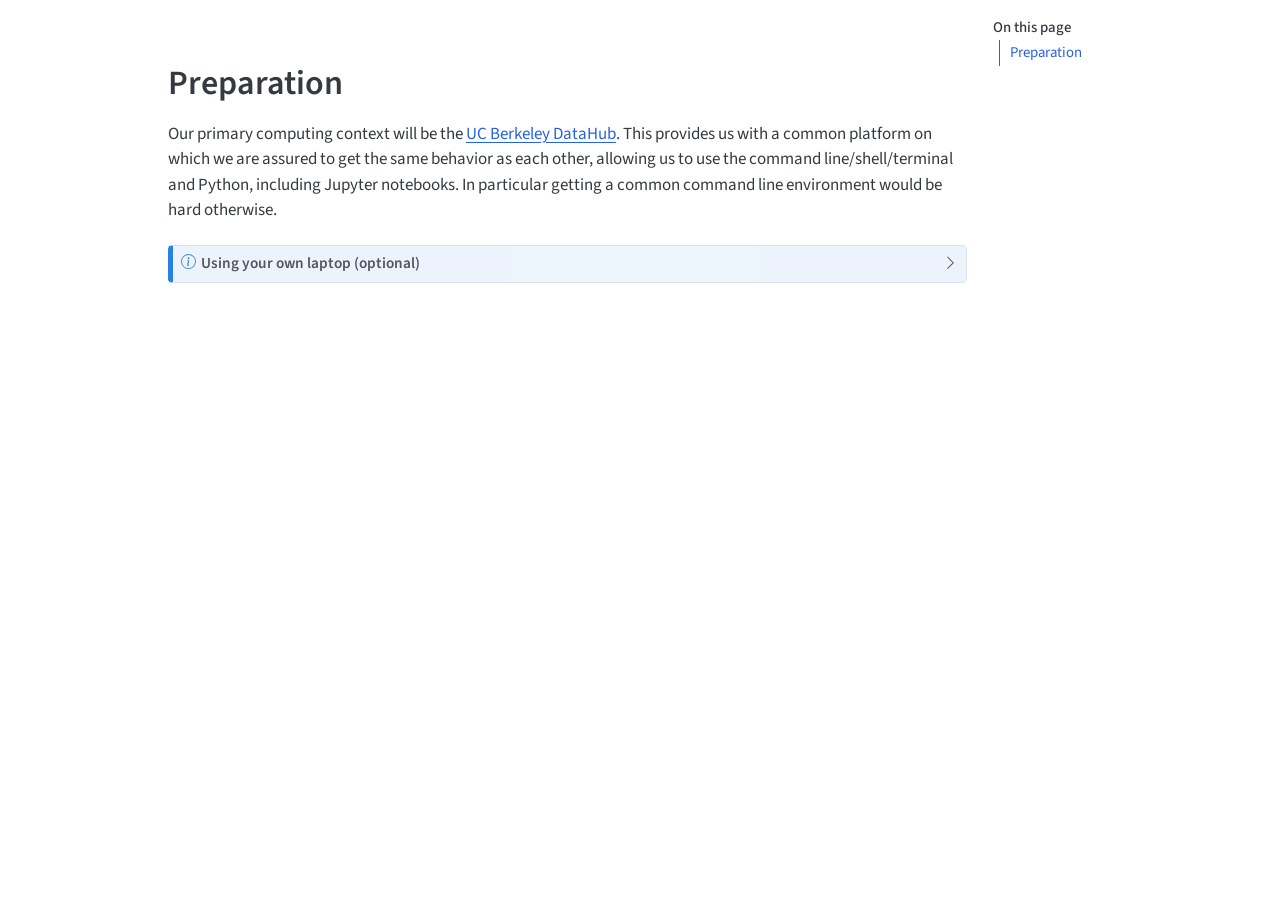
<file: units/point-to-prep.html>
<!DOCTYPE html>
<html xmlns="http://www.w3.org/1999/xhtml" lang="en" xml:lang="en"><head>

<meta charset="utf-8">
<meta name="generator" content="quarto-1.9.38">

<meta name="viewport" content="width=device-width, initial-scale=1.0, user-scalable=yes">


<title>point-to-prep</title>
<style>
/* Default styles provided by pandoc.
** See https://pandoc.org/MANUAL.html#variables-for-html for config info.
*/
code{white-space: pre-wrap;}
span.smallcaps{font-variant: small-caps;}
div.columns{display: flex; gap: min(4vw, 1.5em);}
div.column{flex: auto; overflow-x: auto;}
div.hanging-indent{margin-left: 1.5em; text-indent: -1.5em;}
ul.task-list{list-style: none;}
ul.task-list li input[type="checkbox"] {
  width: 0.8em;
  margin: 0 0.8em 0.2em -1em; /* quarto-specific, see https://github.com/quarto-dev/quarto-cli/issues/4556 */ 
  vertical-align: middle;
}
</style>


<script src="../site_libs/quarto-nav/quarto-nav.js"></script>
<script src="../site_libs/quarto-nav/headroom.min.js"></script>
<script src="../site_libs/clipboard/clipboard.min.js"></script>
<script src="../site_libs/quarto-search/autocomplete.umd.js"></script>
<script src="../site_libs/quarto-search/fuse.min.js"></script>
<script src="../site_libs/quarto-search/quarto-search.js"></script>
<meta name="quarto:offset" content="../">
<script src="../site_libs/quarto-html/quarto.js" type="module"></script>
<script src="../site_libs/quarto-html/tabsets/tabsets.js" type="module"></script>
<script src="../site_libs/quarto-html/popper.min.js"></script>
<script src="../site_libs/quarto-html/tippy.umd.min.js"></script>
<script src="../site_libs/quarto-html/anchor.min.js"></script>
<link href="../site_libs/quarto-html/tippy.css" rel="stylesheet">
<link href="../site_libs/quarto-html/quarto-syntax-highlighting-15634bcf2e68342d4ad2dfa704d543f6.css" rel="stylesheet" id="quarto-text-highlighting-styles">
<script src="../site_libs/bootstrap/bootstrap.min.js"></script>
<link href="../site_libs/bootstrap/bootstrap-icons.css" rel="stylesheet">
<link href="../site_libs/bootstrap/bootstrap-f9406879e630d085cd1424241c1f5148.min.css" rel="stylesheet" append-hash="true" id="quarto-bootstrap" data-mode="light">
<script id="quarto-search-options" type="application/json">{
  "location": "sidebar",
  "copy-button": false,
  "collapse-after": 3,
  "panel-placement": "start",
  "type": "textbox",
  "limit": 50,
  "keyboard-shortcut": [
    "f",
    "/",
    "s"
  ],
  "show-item-context": false,
  "language": {
    "search-no-results-text": "No results",
    "search-matching-documents-text": "matching documents",
    "search-copy-link-title": "Copy link to search",
    "search-hide-matches-text": "Hide additional matches",
    "search-more-match-text": "more match in this document",
    "search-more-matches-text": "more matches in this document",
    "search-clear-button-title": "Clear",
    "search-text-placeholder": "",
    "search-detached-cancel-button-title": "Cancel",
    "search-submit-button-title": "Submit",
    "search-label": "Search"
  }
}</script>


<link rel="stylesheet" href="../assets/styles.css">
</head>

<body class="quarto-light">

<div id="quarto-search-results"></div>
<!-- content -->
<div id="quarto-content" class="quarto-container page-columns page-rows-contents page-layout-article">
<!-- sidebar -->
<!-- margin-sidebar -->
    <div id="quarto-margin-sidebar" class="sidebar margin-sidebar">
        <nav id="TOC" role="doc-toc" class="toc-active">
    <h2 id="toc-title">On this page</h2>
   
  <ul>
  <li><a href="#preparation" id="toc-preparation" class="nav-link active" data-scroll-target="#preparation">Preparation</a></li>
  </ul>
</nav>
    </div>
<!-- main -->
<main class="content" id="quarto-document-content"><header id="title-block-header" class="quarto-title-block"></header>




<section id="preparation" class="level1">
<h1>Preparation</h1>
<p>Our primary computing context will be the <a href="../prep.html">UC Berkeley DataHub</a>. This provides us with a common platform on which we are assured to get the same behavior as each other, allowing us to use the command line/shell/terminal and Python, including Jupyter notebooks. In particular getting a common command line environment would be hard otherwise.</p>
<div class="callout callout-style-default callout-note callout-titled">
<div class="callout-header d-flex align-content-center collapsed" data-bs-toggle="collapse" data-bs-target=".callout-1-contents" aria-controls="callout-1" aria-expanded="false" aria-label="Toggle callout">
<div class="callout-icon-container">
<i class="callout-icon"></i>
</div>
<div class="callout-title-container flex-fill">
<span class="screen-reader-only">Note</span>Using your own laptop (optional)
</div>
<div class="callout-btn-toggle d-inline-block border-0 py-1 ps-1 pe-0 float-end"><i class="callout-toggle"></i></div>
</div>
<div id="callout-1" class="callout-1-contents callout-collapse collapse">
<div class="callout-body-container callout-body">
<p>If you haven’t already used the shell/terminal and Python on your laptop, we recommend you use the DataHub so that we don’t have to troubleshoot problems on multiple laptops.</p>
<p>If you do use your laptop, you’ll need Python installed, for which we recommend using <a href="https://github.com/conda-forge/miniforge">Miniforge</a>. Another option is the <a href="https://www.anaconda.com/distribution">Anaconda distribution of Python</a>.</p>
<p>For the shell/terminal parts of this material, you can use the Terminal on your Mac, but not on Windows.</p>
<p>If you do use your own laptop, you’ll need to <em>clone</em> <a href="https://github.com/berkeley-scf/compute-skills-2026">this GitHub repository</a>. If you don’t know how to do that, just download <a href="https://github.com/berkeley-scf/compute-skills-2026/archive/refs/heads/main.zip">this zip file</a> and unzip it into your home directory on your computer.</p>
</div>
</div>
</div>


</section>

</main> <!-- /main -->
<script id="quarto-html-after-body" type="application/javascript">
  window.document.addEventListener("DOMContentLoaded", function (event) {
    const icon = "";
    const anchorJS = new window.AnchorJS();
    anchorJS.options = {
      placement: 'right',
      icon: icon
    };
    anchorJS.add('.anchored');
    const isCodeAnnotation = (el) => {
      for (const clz of el.classList) {
        if (clz.startsWith('code-annotation-')) {                     
          return true;
        }
      }
      return false;
    }
    const onCopySuccess = function(e) {
      // button target
      const button = e.trigger;
      // don't keep focus
      button.blur();
      // flash "checked"
      button.classList.add('code-copy-button-checked');
      var currentTitle = button.getAttribute("title");
      button.setAttribute("title", "Copied!");
      let tooltip;
      if (window.bootstrap) {
        button.setAttribute("data-bs-toggle", "tooltip");
        button.setAttribute("data-bs-placement", "left");
        button.setAttribute("data-bs-title", "Copied!");
        tooltip = new bootstrap.Tooltip(button, 
          { trigger: "manual", 
            customClass: "code-copy-button-tooltip",
            offset: [0, -8]});
        tooltip.show();    
      }
      setTimeout(function() {
        if (tooltip) {
          tooltip.hide();
          button.removeAttribute("data-bs-title");
          button.removeAttribute("data-bs-toggle");
          button.removeAttribute("data-bs-placement");
        }
        button.setAttribute("title", currentTitle);
        button.classList.remove('code-copy-button-checked');
      }, 1000);
      // clear code selection
      e.clearSelection();
    }
    const getTextToCopy = function(trigger) {
      const outerScaffold = trigger.parentElement.cloneNode(true);
      const codeEl = outerScaffold.querySelector('code');
      for (const childEl of codeEl.children) {
        if (isCodeAnnotation(childEl)) {
          childEl.remove();
        }
      }
      return codeEl.innerText;
    }
    const clipboard = new window.ClipboardJS('.code-copy-button:not([data-in-quarto-modal])', {
      text: getTextToCopy
    });
    clipboard.on('success', onCopySuccess);
    if (window.document.getElementById('quarto-embedded-source-code-modal')) {
      const clipboardModal = new window.ClipboardJS('.code-copy-button[data-in-quarto-modal]', {
        text: getTextToCopy,
        container: window.document.getElementById('quarto-embedded-source-code-modal')
      });
      clipboardModal.on('success', onCopySuccess);
    }
      var localhostRegex = new RegExp(/^(?:http|https):\/\/localhost\:?[0-9]*\//);
      var mailtoRegex = new RegExp(/^mailto:/);
        var filterRegex = new RegExp("https:\/\/berkeley-scf\.github\.io\/compute-skills-2026");
      var isInternal = (href) => {
          return filterRegex.test(href) || localhostRegex.test(href) || mailtoRegex.test(href);
      }
      // Inspect non-navigation links and adorn them if external
     var links = window.document.querySelectorAll('a[href]:not(.nav-link):not(.navbar-brand):not(.toc-action):not(.sidebar-link):not(.sidebar-item-toggle):not(.pagination-link):not(.no-external):not([aria-hidden]):not(.dropdown-item):not(.quarto-navigation-tool):not(.about-link)');
      for (var i=0; i<links.length; i++) {
        const link = links[i];
        if (!isInternal(link.href)) {
          // undo the damage that might have been done by quarto-nav.js in the case of
          // links that we want to consider external
          if (link.dataset.originalHref !== undefined) {
            link.href = link.dataset.originalHref;
          }
        }
      }
    function tippyHover(el, contentFn, onTriggerFn, onUntriggerFn) {
      const config = {
        allowHTML: true,
        maxWidth: 500,
        delay: 100,
        arrow: false,
        appendTo: function(el) {
            return el.parentElement;
        },
        interactive: true,
        interactiveBorder: 10,
        theme: 'quarto',
        placement: 'bottom-start',
      };
      if (contentFn) {
        config.content = contentFn;
      }
      if (onTriggerFn) {
        config.onTrigger = onTriggerFn;
      }
      if (onUntriggerFn) {
        config.onUntrigger = onUntriggerFn;
      }
      window.tippy(el, config); 
    }
    const noterefs = window.document.querySelectorAll('a[role="doc-noteref"]');
    for (var i=0; i<noterefs.length; i++) {
      const ref = noterefs[i];
      tippyHover(ref, function() {
        // use id or data attribute instead here
        let href = ref.getAttribute('data-footnote-href') || ref.getAttribute('href');
        try { href = new URL(href).hash; } catch {}
        const id = href.replace(/^#\/?/, "");
        const note = window.document.getElementById(id);
        if (note) {
          return note.innerHTML;
        } else {
          return "";
        }
      });
    }
    const xrefs = window.document.querySelectorAll('a.quarto-xref');
    const processXRef = (id, note) => {
      // Strip column container classes
      const stripColumnClz = (el) => {
        el.classList.remove("page-full", "page-columns");
        if (el.children) {
          for (const child of el.children) {
            stripColumnClz(child);
          }
        }
      }
      stripColumnClz(note)
      if (id === null || id.startsWith('sec-')) {
        // Special case sections, only their first couple elements
        const container = document.createElement("div");
        if (note.children && note.children.length > 2) {
          container.appendChild(note.children[0].cloneNode(true));
          for (let i = 1; i < note.children.length; i++) {
            const child = note.children[i];
            if (child.tagName === "P" && child.innerText === "") {
              continue;
            } else {
              container.appendChild(child.cloneNode(true));
              break;
            }
          }
          if (window.Quarto?.typesetMath) {
            window.Quarto.typesetMath(container);
          }
          return container.innerHTML
        } else {
          if (window.Quarto?.typesetMath) {
            window.Quarto.typesetMath(note);
          }
          return note.innerHTML;
        }
      } else {
        // Remove any anchor links if they are present
        const anchorLink = note.querySelector('a.anchorjs-link');
        if (anchorLink) {
          anchorLink.remove();
        }
        if (window.Quarto?.typesetMath) {
          window.Quarto.typesetMath(note);
        }
        if (note.classList.contains("callout")) {
          return note.outerHTML;
        } else {
          return note.innerHTML;
        }
      }
    }
    for (var i=0; i<xrefs.length; i++) {
      const xref = xrefs[i];
      tippyHover(xref, undefined, function(instance) {
        instance.disable();
        let url = xref.getAttribute('href');
        let hash = undefined; 
        if (url.startsWith('#')) {
          hash = url;
        } else {
          try { hash = new URL(url).hash; } catch {}
        }
        if (hash) {
          const id = hash.replace(/^#\/?/, "");
          const note = window.document.getElementById(id);
          if (note !== null) {
            try {
              const html = processXRef(id, note.cloneNode(true));
              instance.setContent(html);
            } finally {
              instance.enable();
              instance.show();
            }
          } else {
            // See if we can fetch this
            fetch(url.split('#')[0])
            .then(res => res.text())
            .then(html => {
              const parser = new DOMParser();
              const htmlDoc = parser.parseFromString(html, "text/html");
              const note = htmlDoc.getElementById(id);
              if (note !== null) {
                const html = processXRef(id, note);
                instance.setContent(html);
              } 
            }).finally(() => {
              instance.enable();
              instance.show();
            });
          }
        } else {
          // See if we can fetch a full url (with no hash to target)
          // This is a special case and we should probably do some content thinning / targeting
          fetch(url)
          .then(res => res.text())
          .then(html => {
            const parser = new DOMParser();
            const htmlDoc = parser.parseFromString(html, "text/html");
            const note = htmlDoc.querySelector('main.content');
            if (note !== null) {
              // This should only happen for chapter cross references
              // (since there is no id in the URL)
              // remove the first header
              if (note.children.length > 0 && note.children[0].tagName === "HEADER") {
                note.children[0].remove();
              }
              const html = processXRef(null, note);
              instance.setContent(html);
            } 
          }).finally(() => {
            instance.enable();
            instance.show();
          });
        }
      }, function(instance) {
      });
    }
        let selectedAnnoteEl;
        const selectorForAnnotation = ( cell, annotation) => {
          let cellAttr = 'data-code-cell="' + cell + '"';
          let lineAttr = 'data-code-annotation="' +  annotation + '"';
          const selector = 'span[' + cellAttr + '][' + lineAttr + ']';
          return selector;
        }
        const selectCodeLines = (annoteEl) => {
          const doc = window.document;
          const targetCell = annoteEl.getAttribute("data-target-cell");
          const targetAnnotation = annoteEl.getAttribute("data-target-annotation");
          const annoteSpan = window.document.querySelector(selectorForAnnotation(targetCell, targetAnnotation));
          const lines = annoteSpan.getAttribute("data-code-lines").split(",");
          const lineIds = lines.map((line) => {
            return targetCell + "-" + line;
          })
          let top = null;
          let height = null;
          let parent = null;
          if (lineIds.length > 0) {
              //compute the position of the single el (top and bottom and make a div)
              const el = window.document.getElementById(lineIds[0]);
              top = el.offsetTop;
              height = el.offsetHeight;
              parent = el.parentElement.parentElement;
            if (lineIds.length > 1) {
              const lastEl = window.document.getElementById(lineIds[lineIds.length - 1]);
              const bottom = lastEl.offsetTop + lastEl.offsetHeight;
              height = bottom - top;
            }
            if (top !== null && height !== null && parent !== null) {
              // cook up a div (if necessary) and position it 
              let div = window.document.getElementById("code-annotation-line-highlight");
              if (div === null) {
                div = window.document.createElement("div");
                div.setAttribute("id", "code-annotation-line-highlight");
                div.style.position = 'absolute';
                parent.appendChild(div);
              }
              div.style.top = top - 2 + "px";
              div.style.height = height + 4 + "px";
              div.style.left = 0;
              let gutterDiv = window.document.getElementById("code-annotation-line-highlight-gutter");
              if (gutterDiv === null) {
                gutterDiv = window.document.createElement("div");
                gutterDiv.setAttribute("id", "code-annotation-line-highlight-gutter");
                gutterDiv.style.position = 'absolute';
                const codeCell = window.document.getElementById(targetCell);
                const gutter = codeCell.querySelector('.code-annotation-gutter');
                gutter.appendChild(gutterDiv);
              }
              gutterDiv.style.top = top - 2 + "px";
              gutterDiv.style.height = height + 4 + "px";
            }
            selectedAnnoteEl = annoteEl;
          }
        };
        const unselectCodeLines = () => {
          const elementsIds = ["code-annotation-line-highlight", "code-annotation-line-highlight-gutter"];
          elementsIds.forEach((elId) => {
            const div = window.document.getElementById(elId);
            if (div) {
              div.remove();
            }
          });
          selectedAnnoteEl = undefined;
        };
          // Handle positioning of the toggle
      window.addEventListener(
        "resize",
        throttle(() => {
          elRect = undefined;
          if (selectedAnnoteEl) {
            selectCodeLines(selectedAnnoteEl);
          }
        }, 10)
      );
      function throttle(fn, ms) {
      let throttle = false;
      let timer;
        return (...args) => {
          if(!throttle) { // first call gets through
              fn.apply(this, args);
              throttle = true;
          } else { // all the others get throttled
              if(timer) clearTimeout(timer); // cancel #2
              timer = setTimeout(() => {
                fn.apply(this, args);
                timer = throttle = false;
              }, ms);
          }
        };
      }
        // Attach click handler to the DT
        const annoteDls = window.document.querySelectorAll('dt[data-target-cell]');
        for (const annoteDlNode of annoteDls) {
          annoteDlNode.addEventListener('click', (event) => {
            const clickedEl = event.target;
            if (clickedEl !== selectedAnnoteEl) {
              unselectCodeLines();
              const activeEl = window.document.querySelector('dt[data-target-cell].code-annotation-active');
              if (activeEl) {
                activeEl.classList.remove('code-annotation-active');
              }
              selectCodeLines(clickedEl);
              clickedEl.classList.add('code-annotation-active');
            } else {
              // Unselect the line
              unselectCodeLines();
              clickedEl.classList.remove('code-annotation-active');
            }
          });
        }
    const findCites = (el) => {
      const parentEl = el.parentElement;
      if (parentEl) {
        const cites = parentEl.dataset.cites;
        if (cites) {
          return {
            el,
            cites: cites.split(' ')
          };
        } else {
          return findCites(el.parentElement)
        }
      } else {
        return undefined;
      }
    };
    var bibliorefs = window.document.querySelectorAll('a[role="doc-biblioref"]');
    for (var i=0; i<bibliorefs.length; i++) {
      const ref = bibliorefs[i];
      const citeInfo = findCites(ref);
      if (citeInfo) {
        tippyHover(citeInfo.el, function() {
          var popup = window.document.createElement('div');
          citeInfo.cites.forEach(function(cite) {
            var citeDiv = window.document.createElement('div');
            citeDiv.classList.add('hanging-indent');
            citeDiv.classList.add('csl-entry');
            var biblioDiv = window.document.getElementById('ref-' + cite);
            if (biblioDiv) {
              citeDiv.innerHTML = biblioDiv.innerHTML;
            }
            popup.appendChild(citeDiv);
          });
          return popup.innerHTML;
        });
      }
    }
  });
  </script>
</div> <!-- /content -->




</body></html>
</file>
<file: site_libs/quarto-html/tippy.css>
.tippy-box[data-animation=fade][data-state=hidden]{opacity:0}[data-tippy-root]{max-width:calc(100vw - 10px)}.tippy-box{position:relative;background-color:#333;color:#fff;border-radius:4px;font-size:14px;line-height:1.4;white-space:normal;outline:0;transition-property:transform,visibility,opacity}.tippy-box[data-placement^=top]>.tippy-arrow{bottom:0}.tippy-box[data-placement^=top]>.tippy-arrow:before{bottom:-7px;left:0;border-width:8px 8px 0;border-top-color:initial;transform-origin:center top}.tippy-box[data-placement^=bottom]>.tippy-arrow{top:0}.tippy-box[data-placement^=bottom]>.tippy-arrow:before{top:-7px;left:0;border-width:0 8px 8px;border-bottom-color:initial;transform-origin:center bottom}.tippy-box[data-placement^=left]>.tippy-arrow{right:0}.tippy-box[data-placement^=left]>.tippy-arrow:before{border-width:8px 0 8px 8px;border-left-color:initial;right:-7px;transform-origin:center left}.tippy-box[data-placement^=right]>.tippy-arrow{left:0}.tippy-box[data-placement^=right]>.tippy-arrow:before{left:-7px;border-width:8px 8px 8px 0;border-right-color:initial;transform-origin:center right}.tippy-box[data-inertia][data-state=visible]{transition-timing-function:cubic-bezier(.54,1.5,.38,1.11)}.tippy-arrow{width:16px;height:16px;color:#333}.tippy-arrow:before{content:"";position:absolute;border-color:transparent;border-style:solid}.tippy-content{position:relative;padding:5px 9px;z-index:1}
</file>
<file: site_libs/quarto-html/quarto-syntax-highlighting-15634bcf2e68342d4ad2dfa704d543f6.css>
/* quarto syntax highlight colors */
:root {
  --quarto-hl-ot-color: #003B4F;
  --quarto-hl-at-color: #657422;
  --quarto-hl-ss-color: #20794D;
  --quarto-hl-an-color: #5E5E5E;
  --quarto-hl-fu-color: #4758AB;
  --quarto-hl-st-color: #20794D;
  --quarto-hl-cf-color: #003B4F;
  --quarto-hl-op-color: #5E5E5E;
  --quarto-hl-er-color: #AD0000;
  --quarto-hl-bn-color: #AD0000;
  --quarto-hl-al-color: #AD0000;
  --quarto-hl-va-color: #111111;
  --quarto-hl-bu-color: inherit;
  --quarto-hl-ex-color: inherit;
  --quarto-hl-pp-color: #AD0000;
  --quarto-hl-in-color: #5E5E5E;
  --quarto-hl-vs-color: #20794D;
  --quarto-hl-wa-color: #5E5E5E;
  --quarto-hl-do-color: #5E5E5E;
  --quarto-hl-im-color: #00769E;
  --quarto-hl-ch-color: #20794D;
  --quarto-hl-dt-color: #AD0000;
  --quarto-hl-fl-color: #AD0000;
  --quarto-hl-co-color: #5E5E5E;
  --quarto-hl-cv-color: #5E5E5E;
  --quarto-hl-cn-color: #8f5902;
  --quarto-hl-sc-color: #5E5E5E;
  --quarto-hl-dv-color: #AD0000;
  --quarto-hl-kw-color: #003B4F;
}

/* other quarto variables */
:root {
  --quarto-font-monospace: SFMono-Regular, Menlo, Monaco, Consolas, "Liberation Mono", "Courier New", monospace;
}

/* syntax highlight based on Pandoc's rules */
pre > code.sourceCode > span {
  color: #003B4F;
}

code.sourceCode > span {
  color: #003B4F;
}

div.sourceCode,
div.sourceCode pre.sourceCode {
  color: #003B4F;
}

/* Normal */
code span {
  color: #003B4F;
}

/* Alert */
code span.al {
  color: #AD0000;
  font-style: inherit;
}

/* Annotation */
code span.an {
  color: #5E5E5E;
  font-style: inherit;
}

/* Attribute */
code span.at {
  color: #657422;
  font-style: inherit;
}

/* BaseN */
code span.bn {
  color: #AD0000;
  font-style: inherit;
}

/* BuiltIn */
code span.bu {
  font-style: inherit;
}

/* ControlFlow */
code span.cf {
  color: #003B4F;
  font-weight: bold;
  font-style: inherit;
}

/* Char */
code span.ch {
  color: #20794D;
  font-style: inherit;
}

/* Constant */
code span.cn {
  color: #8f5902;
  font-style: inherit;
}

/* Comment */
code span.co {
  color: #5E5E5E;
  font-style: inherit;
}

/* CommentVar */
code span.cv {
  color: #5E5E5E;
  font-style: italic;
}

/* Documentation */
code span.do {
  color: #5E5E5E;
  font-style: italic;
}

/* DataType */
code span.dt {
  color: #AD0000;
  font-style: inherit;
}

/* DecVal */
code span.dv {
  color: #AD0000;
  font-style: inherit;
}

/* Error */
code span.er {
  color: #AD0000;
  font-style: inherit;
}

/* Extension */
code span.ex {
  font-style: inherit;
}

/* Float */
code span.fl {
  color: #AD0000;
  font-style: inherit;
}

/* Function */
code span.fu {
  color: #4758AB;
  font-style: inherit;
}

/* Import */
code span.im {
  color: #00769E;
  font-style: inherit;
}

/* Information */
code span.in {
  color: #5E5E5E;
  font-style: inherit;
}

/* Keyword */
code span.kw {
  color: #003B4F;
  font-weight: bold;
  font-style: inherit;
}

/* Operator */
code span.op {
  color: #5E5E5E;
  font-style: inherit;
}

/* Other */
code span.ot {
  color: #003B4F;
  font-style: inherit;
}

/* Preprocessor */
code span.pp {
  color: #AD0000;
  font-style: inherit;
}

/* SpecialChar */
code span.sc {
  color: #5E5E5E;
  font-style: inherit;
}

/* SpecialString */
code span.ss {
  color: #20794D;
  font-style: inherit;
}

/* String */
code span.st {
  color: #20794D;
  font-style: inherit;
}

/* Variable */
code span.va {
  color: #111111;
  font-style: inherit;
}

/* VerbatimString */
code span.vs {
  color: #20794D;
  font-style: inherit;
}

/* Warning */
code span.wa {
  color: #5E5E5E;
  font-style: italic;
}

.prevent-inlining {
  content: "</";
}

/*# sourceMappingURL=f23921c56f73e400b49028c9186a1aa0.css.map */
</file>
<file: assets/styles.css>
.label {
    border-radius: 9px;
    padding: 5px;
    color: white;
}

.label-Module { background-color: #4767FF}
.label-Participation { background-color:  #7A77B9}
.label-Lab { background-color: #C82DC6}
.label-Homework { background-color: #E62100}


th {
    width: 10%;
}

td:first-of-type {
    width: 60%;
}

td:last-of-type {
    width: 30%;
}

table {
    border: 2px solid;
}

button > a {
    color: white;
    text-decoration: none;
}

button {
    border: none;
}

.border {
  color:#069;
  font-weight: bold;
}
</file>
